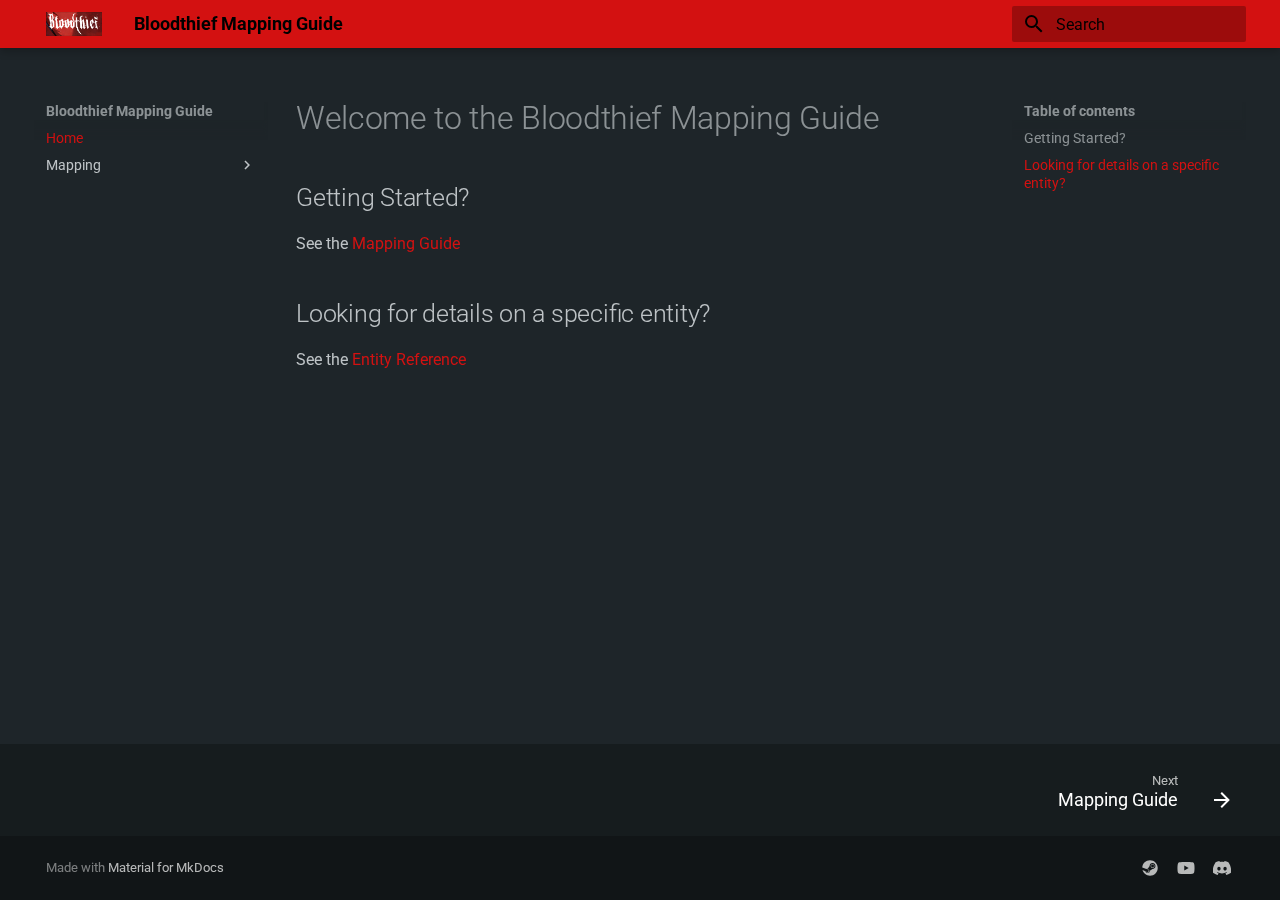
<file: index.html>
<!doctype html>
<html lang="en" class="no-js">
  <head>
    
      <meta charset="utf-8">
      <meta name="viewport" content="width=device-width,initial-scale=1">
      
      
      
        <link rel="canonical" href="https://blargis.github.io/bloodthief_docs/">
      
      
      
        <link rel="next" href="mapping-guide/">
      
      
        
      
      
      <link rel="icon" href="assets/images/favicon.png">
      <meta name="generator" content="mkdocs-1.6.1, mkdocs-material-9.7.0">
    
    
      
        <title>Bloodthief Mapping Guide</title>
      
    
    
      <link rel="stylesheet" href="assets/stylesheets/main.618322db.min.css">
      
        
        <link rel="stylesheet" href="assets/stylesheets/palette.ab4e12ef.min.css">
      
      


    
    
      
    
    
      
        
        
        <link rel="preconnect" href="https://fonts.gstatic.com" crossorigin>
        <link rel="stylesheet" href="https://fonts.googleapis.com/css?family=Roboto:300,300i,400,400i,700,700i%7CRoboto+Mono:400,400i,700,700i&display=fallback">
        <style>:root{--md-text-font:"Roboto";--md-code-font:"Roboto Mono"}</style>
      
    
    
      <link rel="stylesheet" href="stylesheets/extra.css">
    
    <script>__md_scope=new URL(".",location),__md_hash=e=>[...e].reduce(((e,_)=>(e<<5)-e+_.charCodeAt(0)),0),__md_get=(e,_=localStorage,t=__md_scope)=>JSON.parse(_.getItem(t.pathname+"."+e)),__md_set=(e,_,t=localStorage,a=__md_scope)=>{try{t.setItem(a.pathname+"."+e,JSON.stringify(_))}catch(e){}}</script>
    
      

    
    
  </head>
  
  
    
    
    
    
    
    <body dir="ltr" data-md-color-scheme="slate" data-md-color-primary="custom" data-md-color-accent="orange">
  
    
    <input class="md-toggle" data-md-toggle="drawer" type="checkbox" id="__drawer" autocomplete="off">
    <input class="md-toggle" data-md-toggle="search" type="checkbox" id="__search" autocomplete="off">
    <label class="md-overlay" for="__drawer"></label>
    <div data-md-component="skip">
      
        
        <a href="#welcome-to-the-bloodthief-mapping-guide" class="md-skip">
          Skip to content
        </a>
      
    </div>
    <div data-md-component="announce">
      
    </div>
    
    
      

  

<header class="md-header md-header--shadow" data-md-component="header">
  <nav class="md-header__inner md-grid" aria-label="Header">
    <a href="." title="Bloodthief Mapping Guide" class="md-header__button md-logo" aria-label="Bloodthief Mapping Guide" data-md-component="logo">
      
  <img src="assets/logo.png" alt="logo">

    </a>
    <label class="md-header__button md-icon" for="__drawer">
      
      <svg xmlns="http://www.w3.org/2000/svg" viewBox="0 0 24 24"><path d="M3 6h18v2H3zm0 5h18v2H3zm0 5h18v2H3z"/></svg>
    </label>
    <div class="md-header__title" data-md-component="header-title">
      <div class="md-header__ellipsis">
        <div class="md-header__topic">
          <span class="md-ellipsis">
            Bloodthief Mapping Guide
          </span>
        </div>
        <div class="md-header__topic" data-md-component="header-topic">
          <span class="md-ellipsis">
            
              Home
            
          </span>
        </div>
      </div>
    </div>
    
      
    
    
    
    
      
      
        <label class="md-header__button md-icon" for="__search">
          
          <svg xmlns="http://www.w3.org/2000/svg" viewBox="0 0 24 24"><path d="M9.5 3A6.5 6.5 0 0 1 16 9.5c0 1.61-.59 3.09-1.56 4.23l.27.27h.79l5 5-1.5 1.5-5-5v-.79l-.27-.27A6.52 6.52 0 0 1 9.5 16 6.5 6.5 0 0 1 3 9.5 6.5 6.5 0 0 1 9.5 3m0 2C7 5 5 7 5 9.5S7 14 9.5 14 14 12 14 9.5 12 5 9.5 5"/></svg>
        </label>
        <div class="md-search" data-md-component="search" role="dialog">
  <label class="md-search__overlay" for="__search"></label>
  <div class="md-search__inner" role="search">
    <form class="md-search__form" name="search">
      <input type="text" class="md-search__input" name="query" aria-label="Search" placeholder="Search" autocapitalize="off" autocorrect="off" autocomplete="off" spellcheck="false" data-md-component="search-query" required>
      <label class="md-search__icon md-icon" for="__search">
        
        <svg xmlns="http://www.w3.org/2000/svg" viewBox="0 0 24 24"><path d="M9.5 3A6.5 6.5 0 0 1 16 9.5c0 1.61-.59 3.09-1.56 4.23l.27.27h.79l5 5-1.5 1.5-5-5v-.79l-.27-.27A6.52 6.52 0 0 1 9.5 16 6.5 6.5 0 0 1 3 9.5 6.5 6.5 0 0 1 9.5 3m0 2C7 5 5 7 5 9.5S7 14 9.5 14 14 12 14 9.5 12 5 9.5 5"/></svg>
        
        <svg xmlns="http://www.w3.org/2000/svg" viewBox="0 0 24 24"><path d="M20 11v2H8l5.5 5.5-1.42 1.42L4.16 12l7.92-7.92L13.5 5.5 8 11z"/></svg>
      </label>
      <nav class="md-search__options" aria-label="Search">
        
        <button type="reset" class="md-search__icon md-icon" title="Clear" aria-label="Clear" tabindex="-1">
          
          <svg xmlns="http://www.w3.org/2000/svg" viewBox="0 0 24 24"><path d="M19 6.41 17.59 5 12 10.59 6.41 5 5 6.41 10.59 12 5 17.59 6.41 19 12 13.41 17.59 19 19 17.59 13.41 12z"/></svg>
        </button>
      </nav>
      
    </form>
    <div class="md-search__output">
      <div class="md-search__scrollwrap" tabindex="0" data-md-scrollfix>
        <div class="md-search-result" data-md-component="search-result">
          <div class="md-search-result__meta">
            Initializing search
          </div>
          <ol class="md-search-result__list" role="presentation"></ol>
        </div>
      </div>
    </div>
  </div>
</div>
      
    
    
  </nav>
  
</header>
    
    <div class="md-container" data-md-component="container">
      
      
        
          
        
      
      <main class="md-main" data-md-component="main">
        <div class="md-main__inner md-grid">
          
            
              
              <div class="md-sidebar md-sidebar--primary" data-md-component="sidebar" data-md-type="navigation" >
                <div class="md-sidebar__scrollwrap">
                  <div class="md-sidebar__inner">
                    



<nav class="md-nav md-nav--primary" aria-label="Navigation" data-md-level="0">
  <label class="md-nav__title" for="__drawer">
    <a href="." title="Bloodthief Mapping Guide" class="md-nav__button md-logo" aria-label="Bloodthief Mapping Guide" data-md-component="logo">
      
  <img src="assets/logo.png" alt="logo">

    </a>
    Bloodthief Mapping Guide
  </label>
  
  <ul class="md-nav__list" data-md-scrollfix>
    
      
      
  
  
    
  
  
  
    <li class="md-nav__item md-nav__item--active">
      
      <input class="md-nav__toggle md-toggle" type="checkbox" id="__toc">
      
      
        
      
      
        <label class="md-nav__link md-nav__link--active" for="__toc">
          
  
  
  <span class="md-ellipsis">
    
  
    Home
  

    
  </span>
  
  

          <span class="md-nav__icon md-icon"></span>
        </label>
      
      <a href="." class="md-nav__link md-nav__link--active">
        
  
  
  <span class="md-ellipsis">
    
  
    Home
  

    
  </span>
  
  

      </a>
      
        

<nav class="md-nav md-nav--secondary" aria-label="Table of contents">
  
  
  
    
  
  
    <label class="md-nav__title" for="__toc">
      <span class="md-nav__icon md-icon"></span>
      Table of contents
    </label>
    <ul class="md-nav__list" data-md-component="toc" data-md-scrollfix>
      
        <li class="md-nav__item">
  <a href="#getting-started" class="md-nav__link">
    <span class="md-ellipsis">
      
        Getting Started?
      
    </span>
  </a>
  
</li>
      
        <li class="md-nav__item">
  <a href="#looking-for-details-on-a-specific-entity" class="md-nav__link">
    <span class="md-ellipsis">
      
        Looking for details on a specific entity?
      
    </span>
  </a>
  
</li>
      
    </ul>
  
</nav>
      
    </li>
  

    
      
      
  
  
  
  
    
    
    
    
    
    <li class="md-nav__item md-nav__item--nested">
      
        
        
        <input class="md-nav__toggle md-toggle " type="checkbox" id="__nav_2" >
        
          
          <label class="md-nav__link" for="__nav_2" id="__nav_2_label" tabindex="0">
            
  
  
  <span class="md-ellipsis">
    
  
    Mapping
  

    
  </span>
  
  

            <span class="md-nav__icon md-icon"></span>
          </label>
        
        <nav class="md-nav" data-md-level="1" aria-labelledby="__nav_2_label" aria-expanded="false">
          <label class="md-nav__title" for="__nav_2">
            <span class="md-nav__icon md-icon"></span>
            
  
    Mapping
  

          </label>
          <ul class="md-nav__list" data-md-scrollfix>
            
              
                
  
  
  
  
    <li class="md-nav__item">
      <a href="mapping-guide/" class="md-nav__link">
        
  
  
  <span class="md-ellipsis">
    
  
    Mapping Guide
  

    
  </span>
  
  

      </a>
    </li>
  

              
            
              
                
  
  
  
  
    <li class="md-nav__item">
      <a href="entity-reference/" class="md-nav__link">
        
  
  
  <span class="md-ellipsis">
    
  
    Entity Reference
  

    
  </span>
  
  

      </a>
    </li>
  

              
            
          </ul>
        </nav>
      
    </li>
  

    
  </ul>
</nav>
                  </div>
                </div>
              </div>
            
            
              
              <div class="md-sidebar md-sidebar--secondary" data-md-component="sidebar" data-md-type="toc" >
                <div class="md-sidebar__scrollwrap">
                  <div class="md-sidebar__inner">
                    

<nav class="md-nav md-nav--secondary" aria-label="Table of contents">
  
  
  
    
  
  
    <label class="md-nav__title" for="__toc">
      <span class="md-nav__icon md-icon"></span>
      Table of contents
    </label>
    <ul class="md-nav__list" data-md-component="toc" data-md-scrollfix>
      
        <li class="md-nav__item">
  <a href="#getting-started" class="md-nav__link">
    <span class="md-ellipsis">
      
        Getting Started?
      
    </span>
  </a>
  
</li>
      
        <li class="md-nav__item">
  <a href="#looking-for-details-on-a-specific-entity" class="md-nav__link">
    <span class="md-ellipsis">
      
        Looking for details on a specific entity?
      
    </span>
  </a>
  
</li>
      
    </ul>
  
</nav>
                  </div>
                </div>
              </div>
            
          
          
            <div class="md-content" data-md-component="content">
              
              <article class="md-content__inner md-typeset">
                
                  



<h1 id="welcome-to-the-bloodthief-mapping-guide">Welcome to the Bloodthief Mapping Guide</h1>
<h2 id="getting-started">Getting Started?</h2>
<p>See the <a href="mapping-guide/">Mapping Guide</a></p>
<h2 id="looking-for-details-on-a-specific-entity">Looking for details on a specific entity?</h2>
<p>See the <a href="entity-reference/">Entity Reference</a></p>












                
              </article>
            </div>
          
          
<script>var target=document.getElementById(location.hash.slice(1));target&&target.name&&(target.checked=target.name.startsWith("__tabbed_"))</script>
        </div>
        
      </main>
      
        <footer class="md-footer">
  
    
      
      <nav class="md-footer__inner md-grid" aria-label="Footer" >
        
        
          
          <a href="mapping-guide/" class="md-footer__link md-footer__link--next" aria-label="Next: Mapping Guide">
            <div class="md-footer__title">
              <span class="md-footer__direction">
                Next
              </span>
              <div class="md-ellipsis">
                Mapping Guide
              </div>
            </div>
            <div class="md-footer__button md-icon">
              
              <svg xmlns="http://www.w3.org/2000/svg" viewBox="0 0 24 24"><path d="M4 11v2h12l-5.5 5.5 1.42 1.42L19.84 12l-7.92-7.92L10.5 5.5 16 11z"/></svg>
            </div>
          </a>
        
      </nav>
    
  
  <div class="md-footer-meta md-typeset">
    <div class="md-footer-meta__inner md-grid">
      <div class="md-copyright">
  
  
    Made with
    <a href="https://squidfunk.github.io/mkdocs-material/" target="_blank" rel="noopener">
      Material for MkDocs
    </a>
  
</div>
      
        
<div class="md-social">
  
    
    
    
    
      
      
    
    <a href="https://store.steampowered.com/app/2533600/Bloodthief/" target="_blank" rel="noopener" title="store.steampowered.com" class="md-social__link">
      <svg xmlns="http://www.w3.org/2000/svg" viewBox="0 0 512 512"><!--! Font Awesome Free 7.1.0 by @fontawesome - https://fontawesome.com License - https://fontawesome.com/license/free (Icons: CC BY 4.0, Fonts: SIL OFL 1.1, Code: MIT License) Copyright 2025 Fonticons, Inc.--><path d="M504 256c0 137-111.2 248-248.4 248-113.8 0-209.6-76.3-239-180.4l95.2 39.3c6.4 32.1 34.9 56.4 68.9 56.4 39.2 0 71.9-32.4 70.2-73.5l84.5-60.2c52.1 1.3 95.8-40.9 95.8-93.5 0-51.6-42-93.5-93.7-93.5s-93.7 42-93.7 93.5v1.2L184.6 279c-15.5-.9-30.7 3.4-43.5 12.1L8 236.1C18.2 108.4 125.1 8 255.6 8 392.8 8 504 119 504 256M163.7 384.3l-30.5-12.6c5.6 11.6 15.3 20.8 27.2 25.8 26.9 11.2 57.8-1.6 69-28.4 5.4-13 5.5-27.3.1-40.3S214 305.6 201 300.2c-12.9-5.4-26.7-5.2-38.9-.6l31.5 13c19.8 8.2 29.2 30.9 20.9 50.7-8.3 19.9-31 29.2-50.8 21m173.8-254.5a62.3 62.3 0 1 1 0 124.6 62.3 62.3 0 1 1 0-124.6m.1 109a46.8 46.8 0 1 0 0-93.6 46.8 46.8 0 1 0 0 93.6"/></svg>
    </a>
  
    
    
    
    
      
      
    
    <a href="https://www.youtube.com/@Blargis3d" target="_blank" rel="noopener" title="www.youtube.com" class="md-social__link">
      <svg xmlns="http://www.w3.org/2000/svg" viewBox="0 0 576 512"><!--! Font Awesome Free 7.1.0 by @fontawesome - https://fontawesome.com License - https://fontawesome.com/license/free (Icons: CC BY 4.0, Fonts: SIL OFL 1.1, Code: MIT License) Copyright 2025 Fonticons, Inc.--><path d="M549.7 124.1c-6.2-23.7-24.8-42.3-48.3-48.6C458.9 64 288.1 64 288.1 64S117.3 64 74.7 75.5c-23.5 6.3-42 24.9-48.3 48.6C15 167 15 256.4 15 256.4s0 89.4 11.4 132.3c6.3 23.6 24.8 41.5 48.3 47.8C117.3 448 288.1 448 288.1 448s170.8 0 213.4-11.5c23.5-6.3 42-24.2 48.3-47.8 11.4-42.9 11.4-132.3 11.4-132.3s0-89.4-11.4-132.3zM232.2 337.6V175.2l142.7 81.2z"/></svg>
    </a>
  
    
    
    
    
    <a href="" target="_blank" rel="noopener" title="" class="md-social__link">
      <svg xmlns="http://www.w3.org/2000/svg" viewBox="0 0 576 512"><!--! Font Awesome Free 7.1.0 by @fontawesome - https://fontawesome.com License - https://fontawesome.com/license/free (Icons: CC BY 4.0, Fonts: SIL OFL 1.1, Code: MIT License) Copyright 2025 Fonticons, Inc.--><path d="M492.5 69.8c-.2-.3-.4-.6-.8-.7-38.1-17.5-78.4-30-119.7-37.1-.4-.1-.8 0-1.1.1s-.6.4-.8.8c-5.5 9.9-10.5 20.2-14.9 30.6-44.6-6.8-89.9-6.8-134.4 0-4.5-10.5-9.5-20.7-15.1-30.6-.2-.3-.5-.6-.8-.8s-.7-.2-1.1-.2C162.5 39 122.2 51.5 84.1 69c-.3.1-.6.4-.8.7C7.1 183.5-13.8 294.6-3.6 404.2c0 .3.1.5.2.8s.3.4.5.6c44.4 32.9 94 58 146.8 74.2.4.1.8.1 1.1 0s.7-.4.9-.7c11.3-15.4 21.4-31.8 30-48.8.1-.2.2-.5.2-.8s0-.5-.1-.8-.2-.5-.4-.6-.4-.3-.7-.4c-15.8-6.1-31.2-13.4-45.9-21.9-.3-.2-.5-.4-.7-.6s-.3-.6-.3-.9 0-.6.2-.9.3-.5.6-.7c3.1-2.3 6.2-4.7 9.1-7.1.3-.2.6-.4.9-.4s.7 0 1 .1c96.2 43.9 200.4 43.9 295.5 0 .3-.1.7-.2 1-.2s.7.2.9.4c2.9 2.4 6 4.9 9.1 7.2.2.2.4.4.6.7s.2.6.2.9-.1.6-.3.9-.4.5-.6.6c-14.7 8.6-30 15.9-45.9 21.8-.2.1-.5.2-.7.4s-.3.4-.4.7-.1.5-.1.8.1.5.2.8c8.8 17 18.8 33.3 30 48.8.2.3.6.6.9.7s.8.1 1.1 0c52.9-16.2 102.6-41.3 147.1-74.2.2-.2.4-.4.5-.6s.2-.5.2-.8c12.3-126.8-20.5-236.9-86.9-334.5zm-302 267.7c-29 0-52.8-26.6-52.8-59.2s23.4-59.2 52.8-59.2c29.7 0 53.3 26.8 52.8 59.2 0 32.7-23.4 59.2-52.8 59.2m195.4 0c-29 0-52.8-26.6-52.8-59.2s23.4-59.2 52.8-59.2c29.7 0 53.3 26.8 52.8 59.2 0 32.7-23.2 59.2-52.8 59.2"/></svg>
    </a>
  
</div>
      
    </div>
  </div>
</footer>
      
    </div>
    <div class="md-dialog" data-md-component="dialog">
      <div class="md-dialog__inner md-typeset"></div>
    </div>
    
    
    
      
      
      <script id="__config" type="application/json">{"annotate": null, "base": ".", "features": ["navigation.footer"], "search": "assets/javascripts/workers/search.7a47a382.min.js", "tags": null, "translations": {"clipboard.copied": "Copied to clipboard", "clipboard.copy": "Copy to clipboard", "search.result.more.one": "1 more on this page", "search.result.more.other": "# more on this page", "search.result.none": "No matching documents", "search.result.one": "1 matching document", "search.result.other": "# matching documents", "search.result.placeholder": "Type to start searching", "search.result.term.missing": "Missing", "select.version": "Select version"}, "version": null}</script>
    
    
      <script src="assets/javascripts/bundle.e71a0d61.min.js"></script>
      
    
  </body>
</html>
</file>
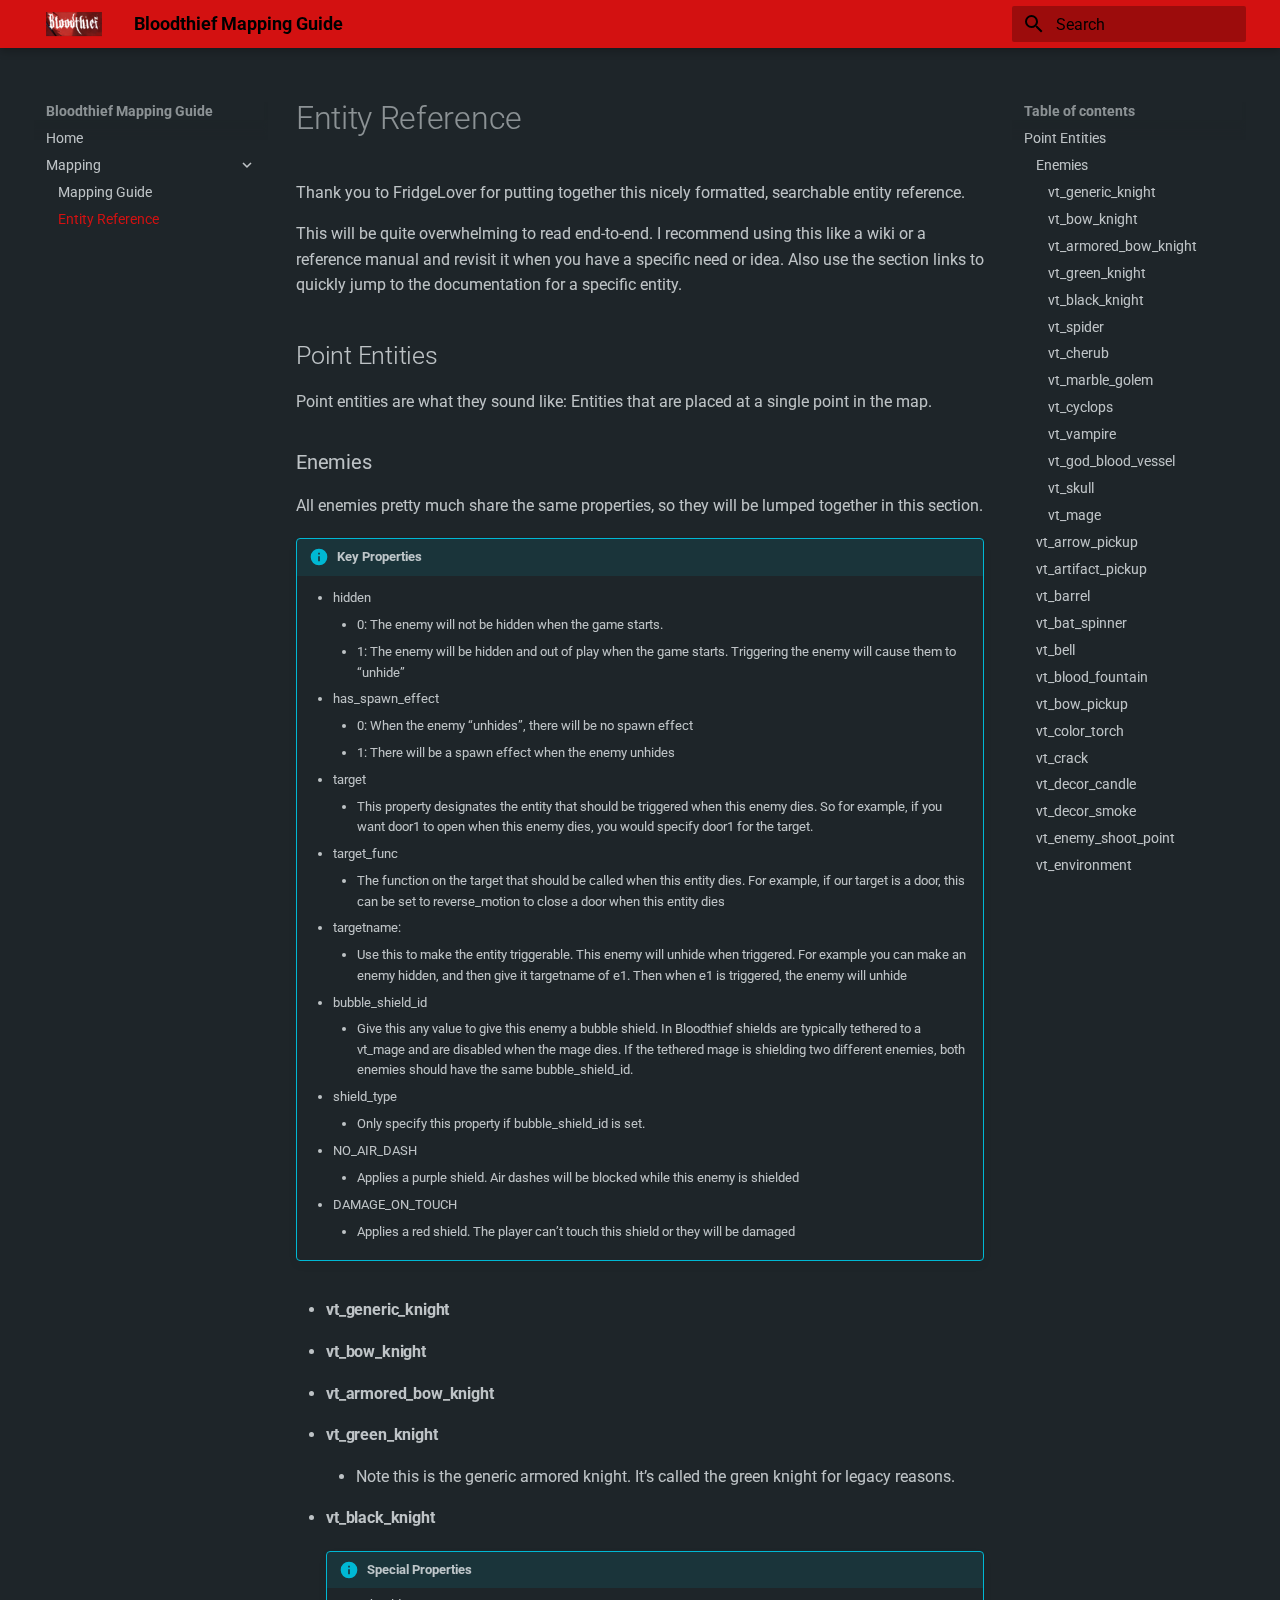
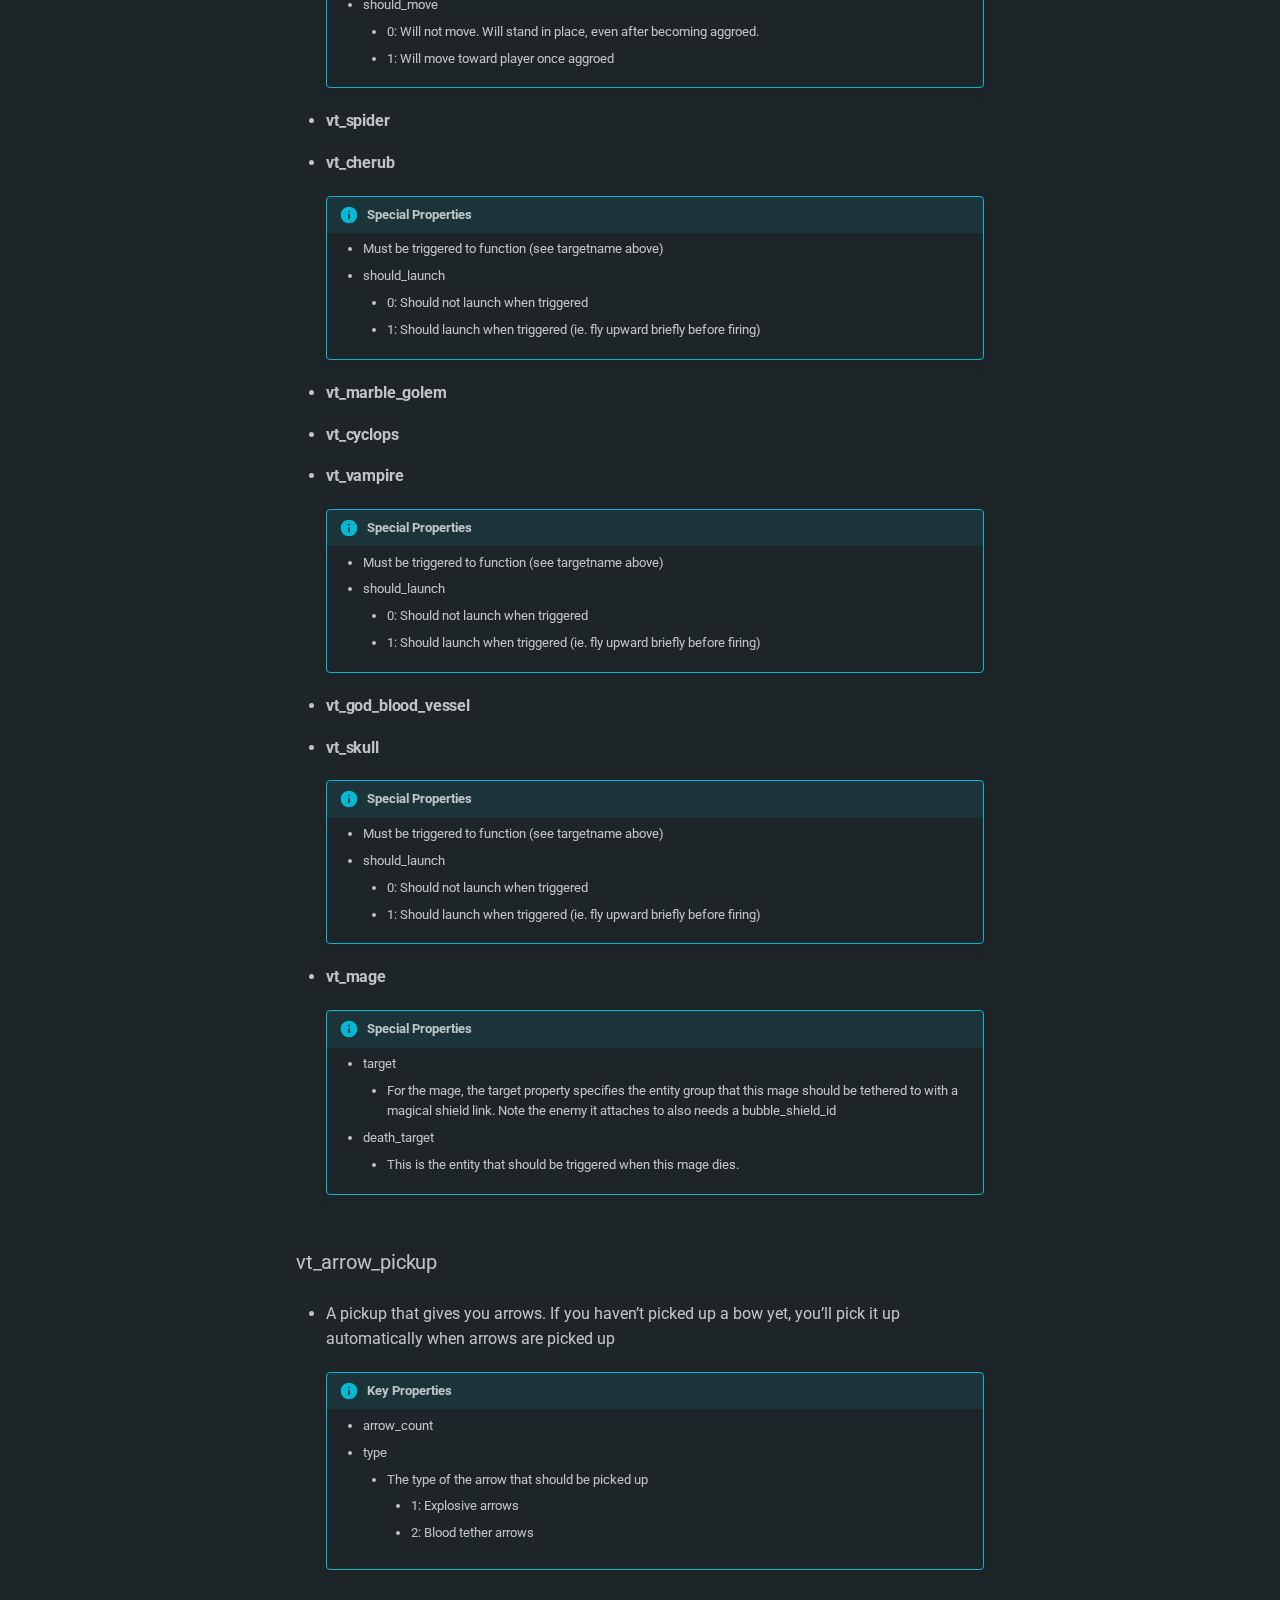
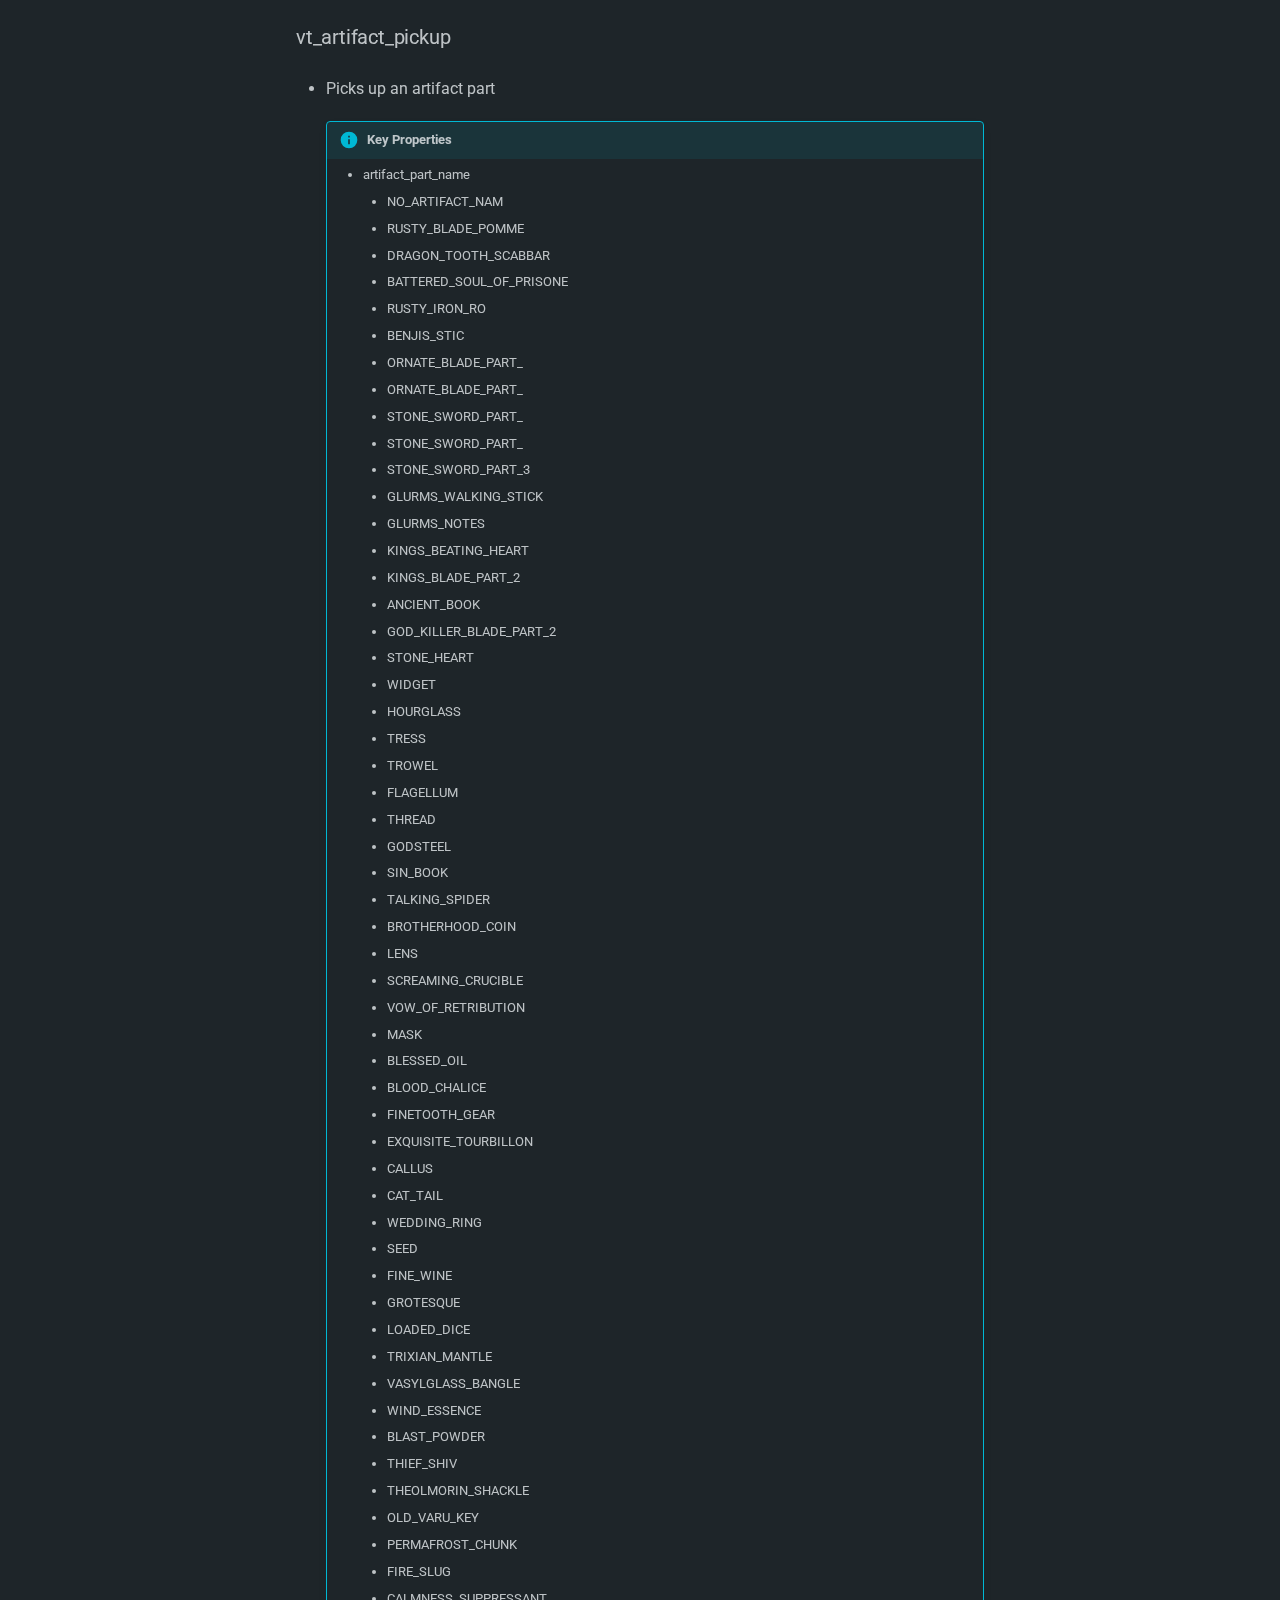
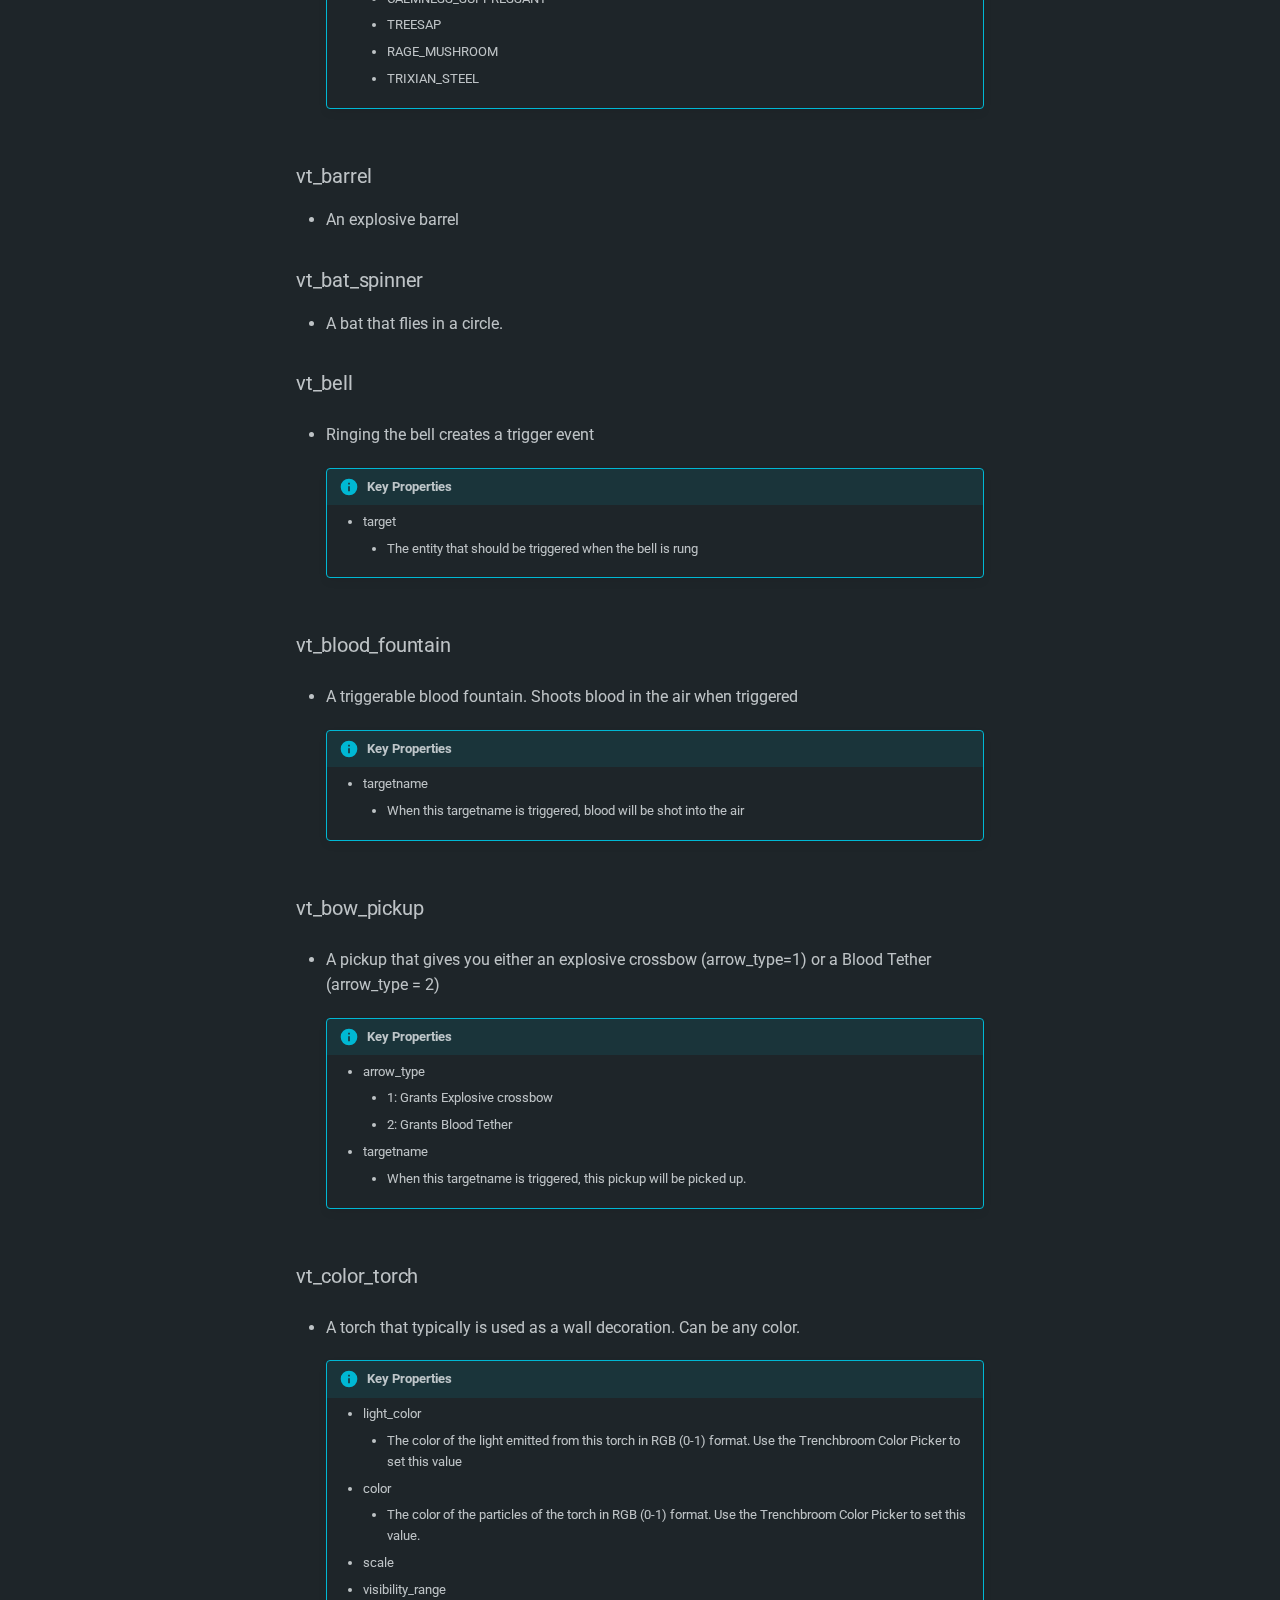
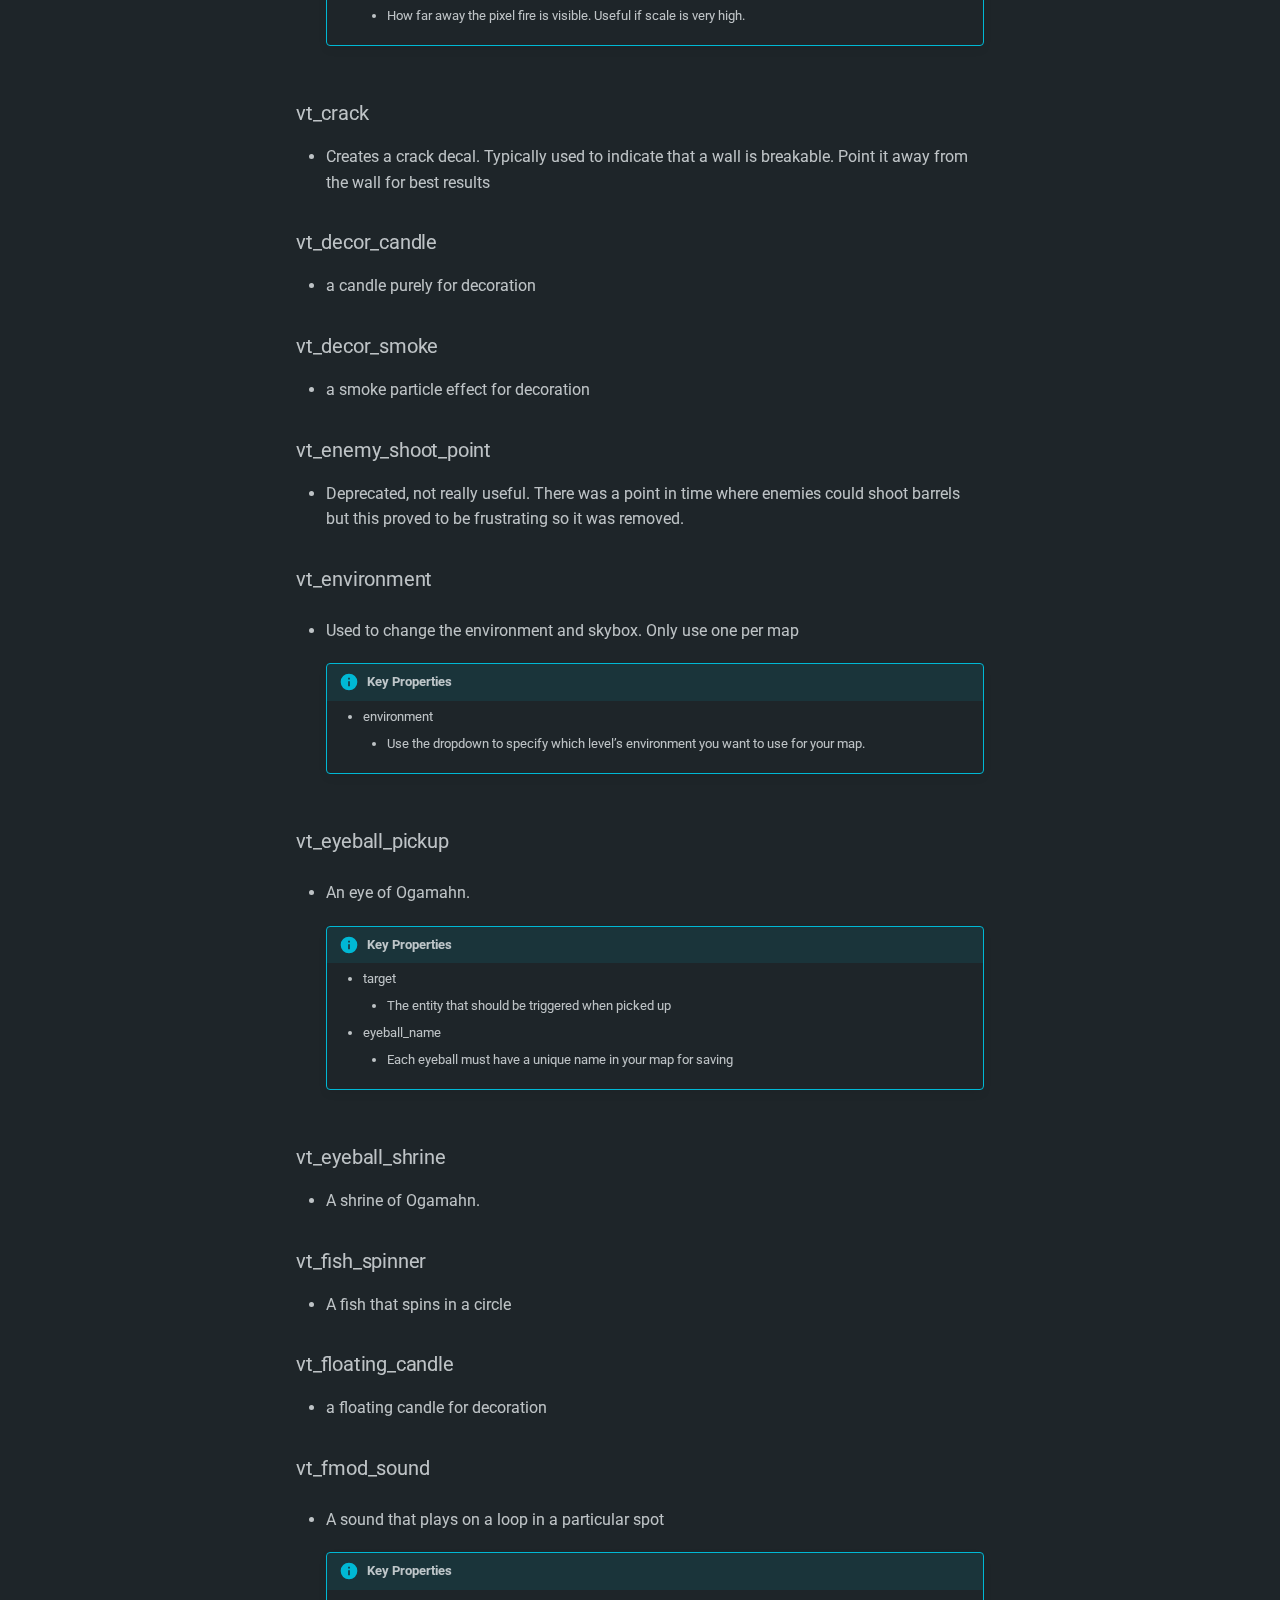
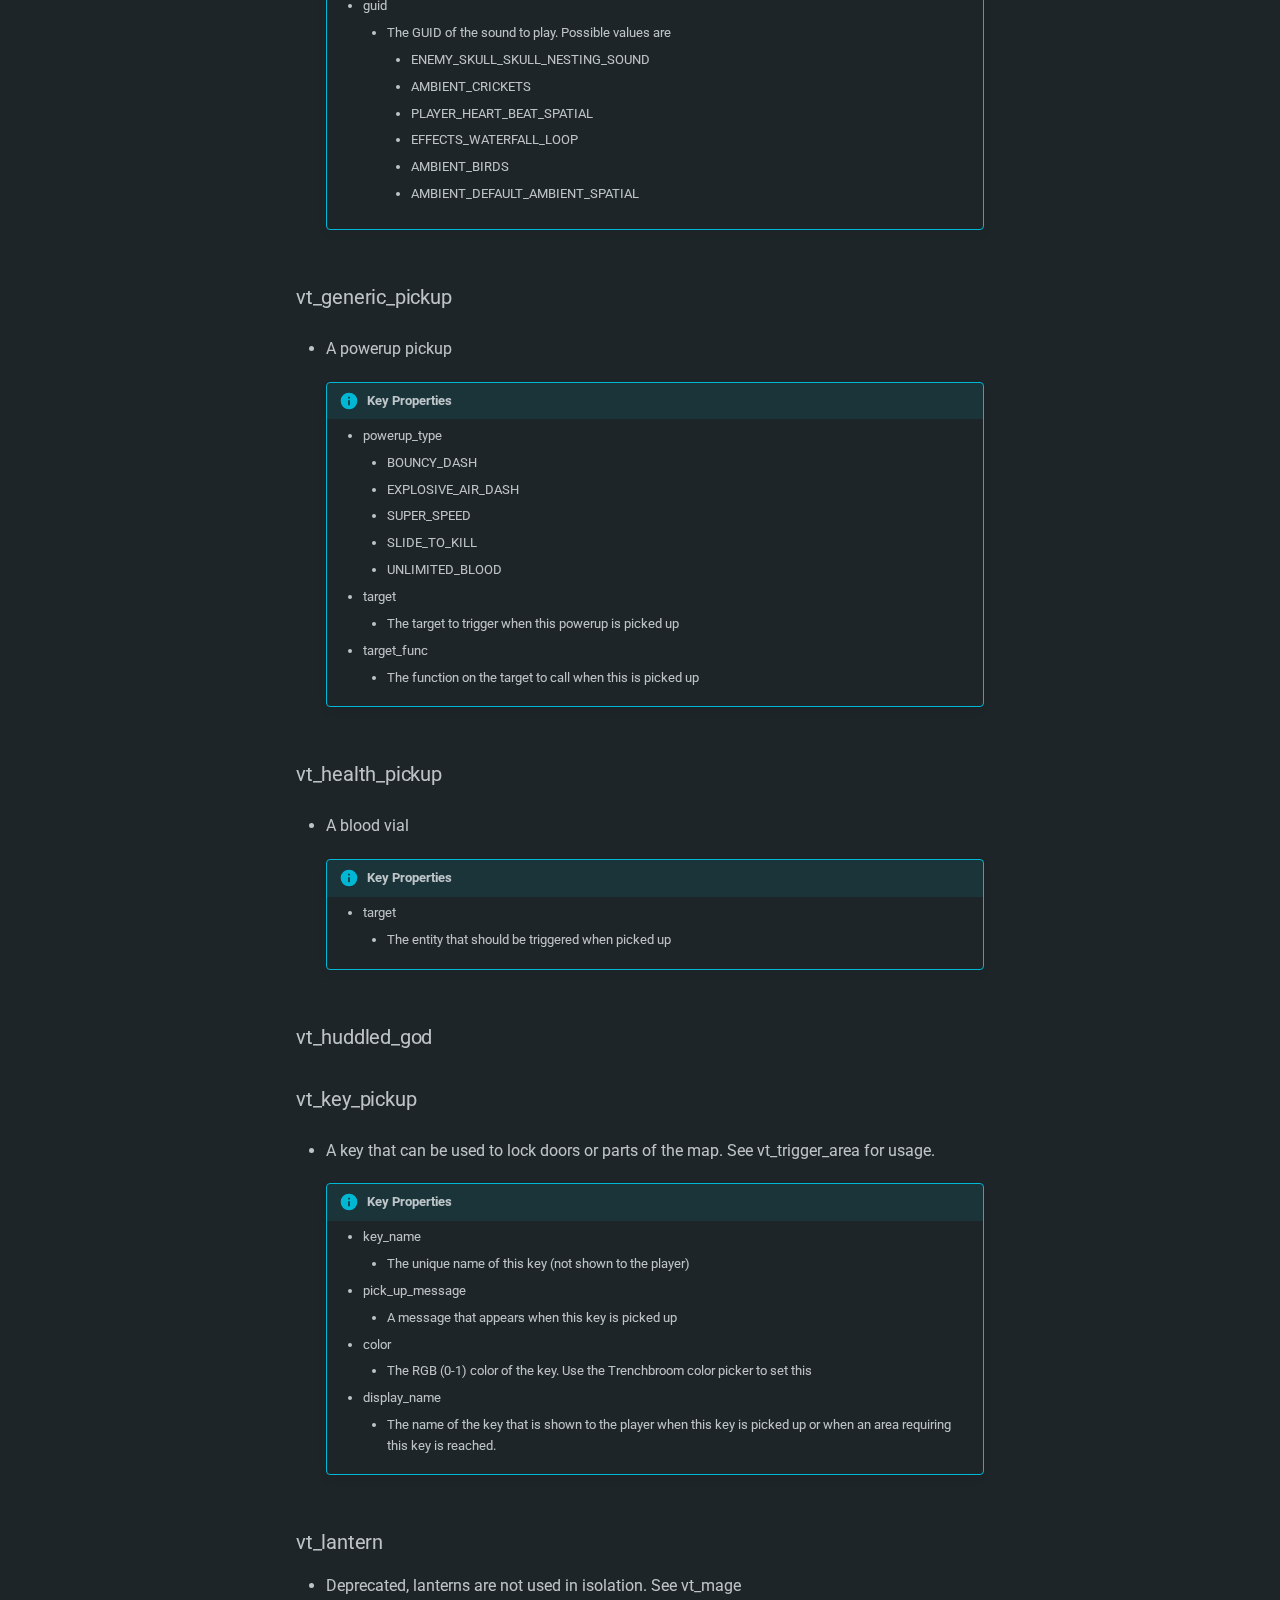
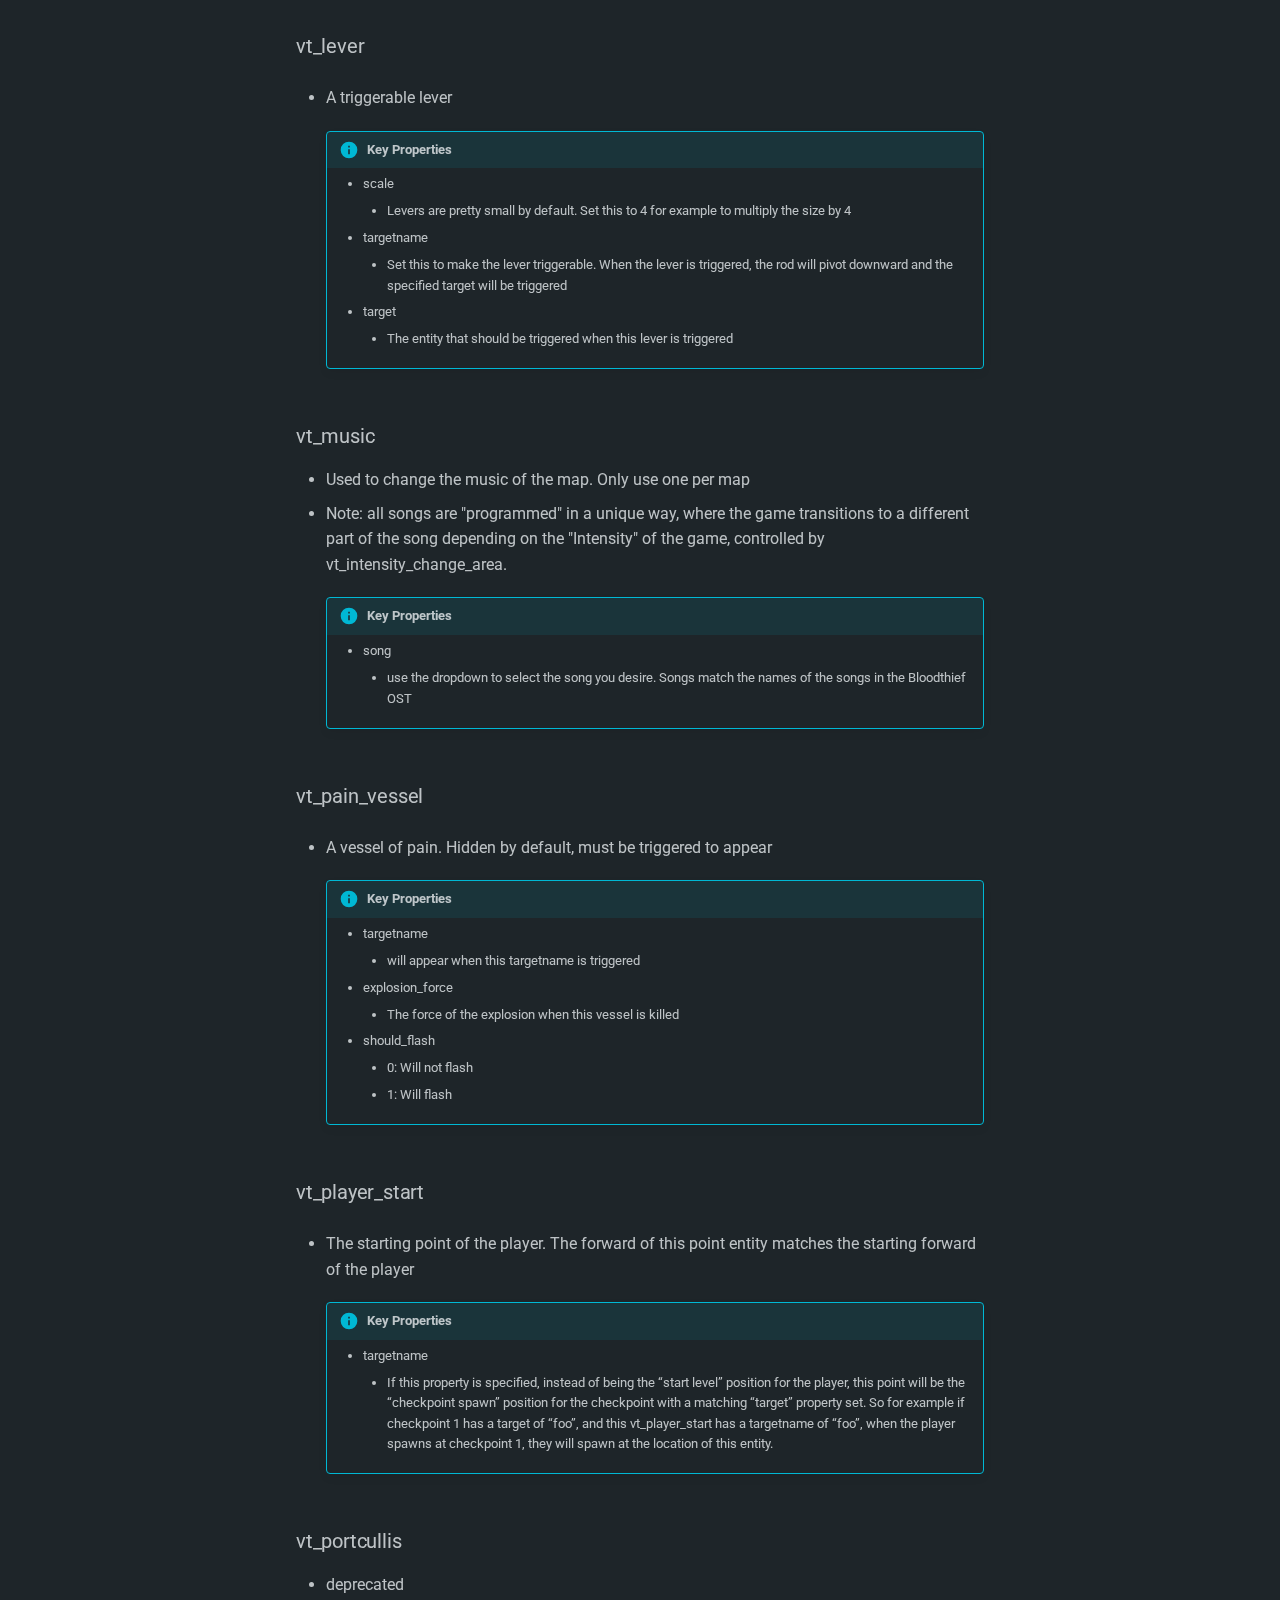
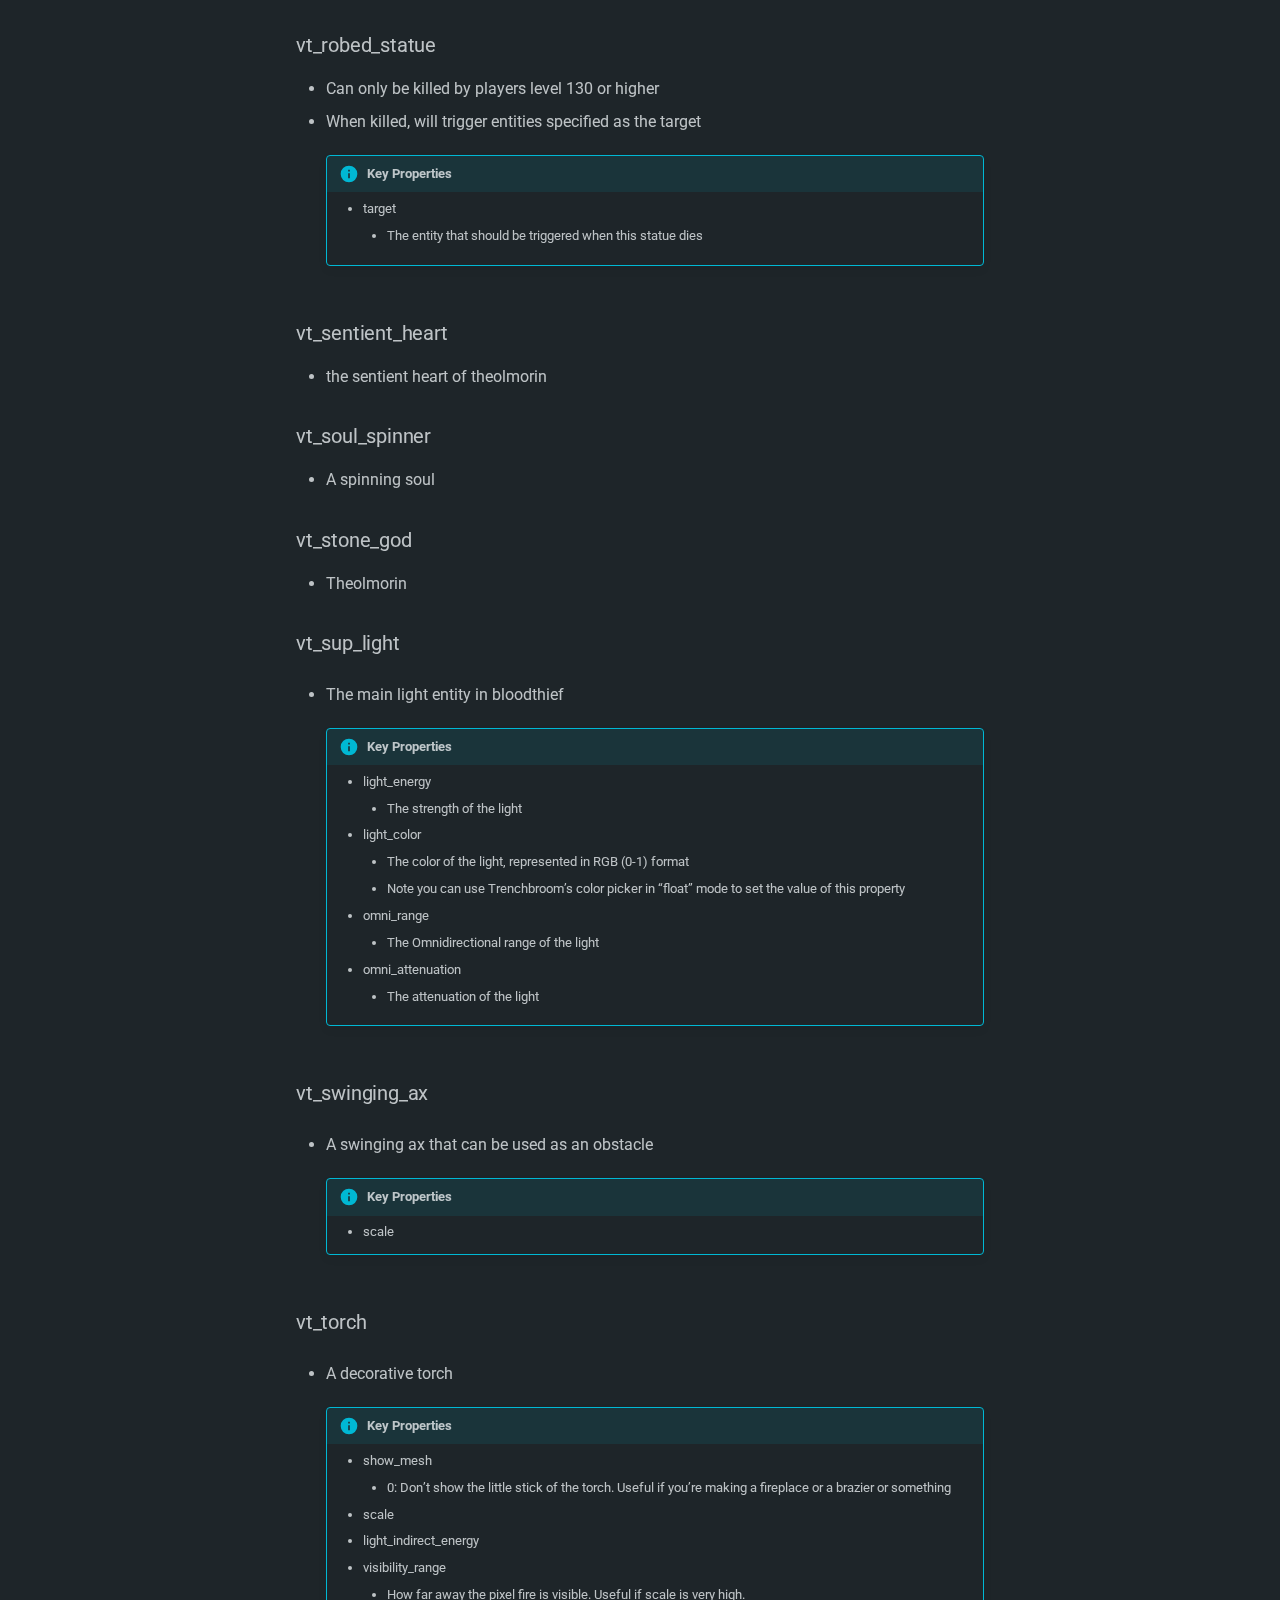
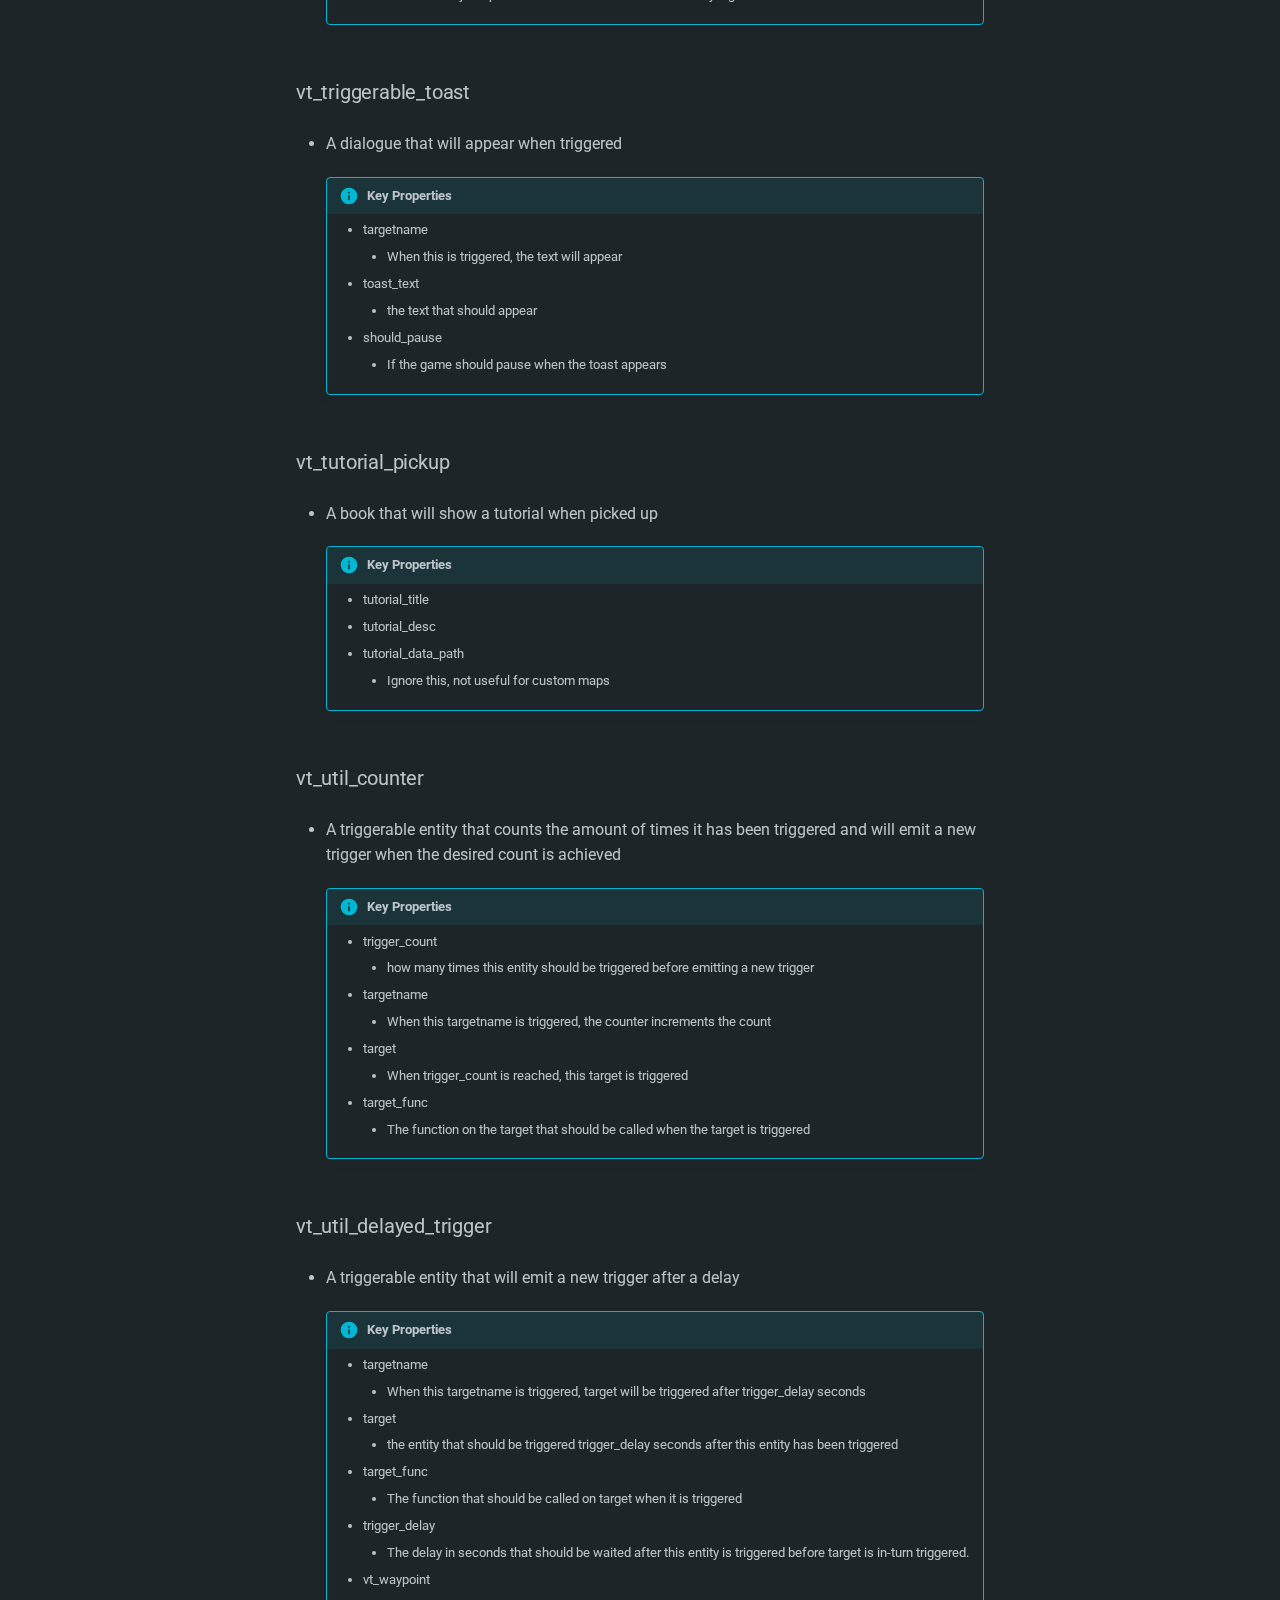
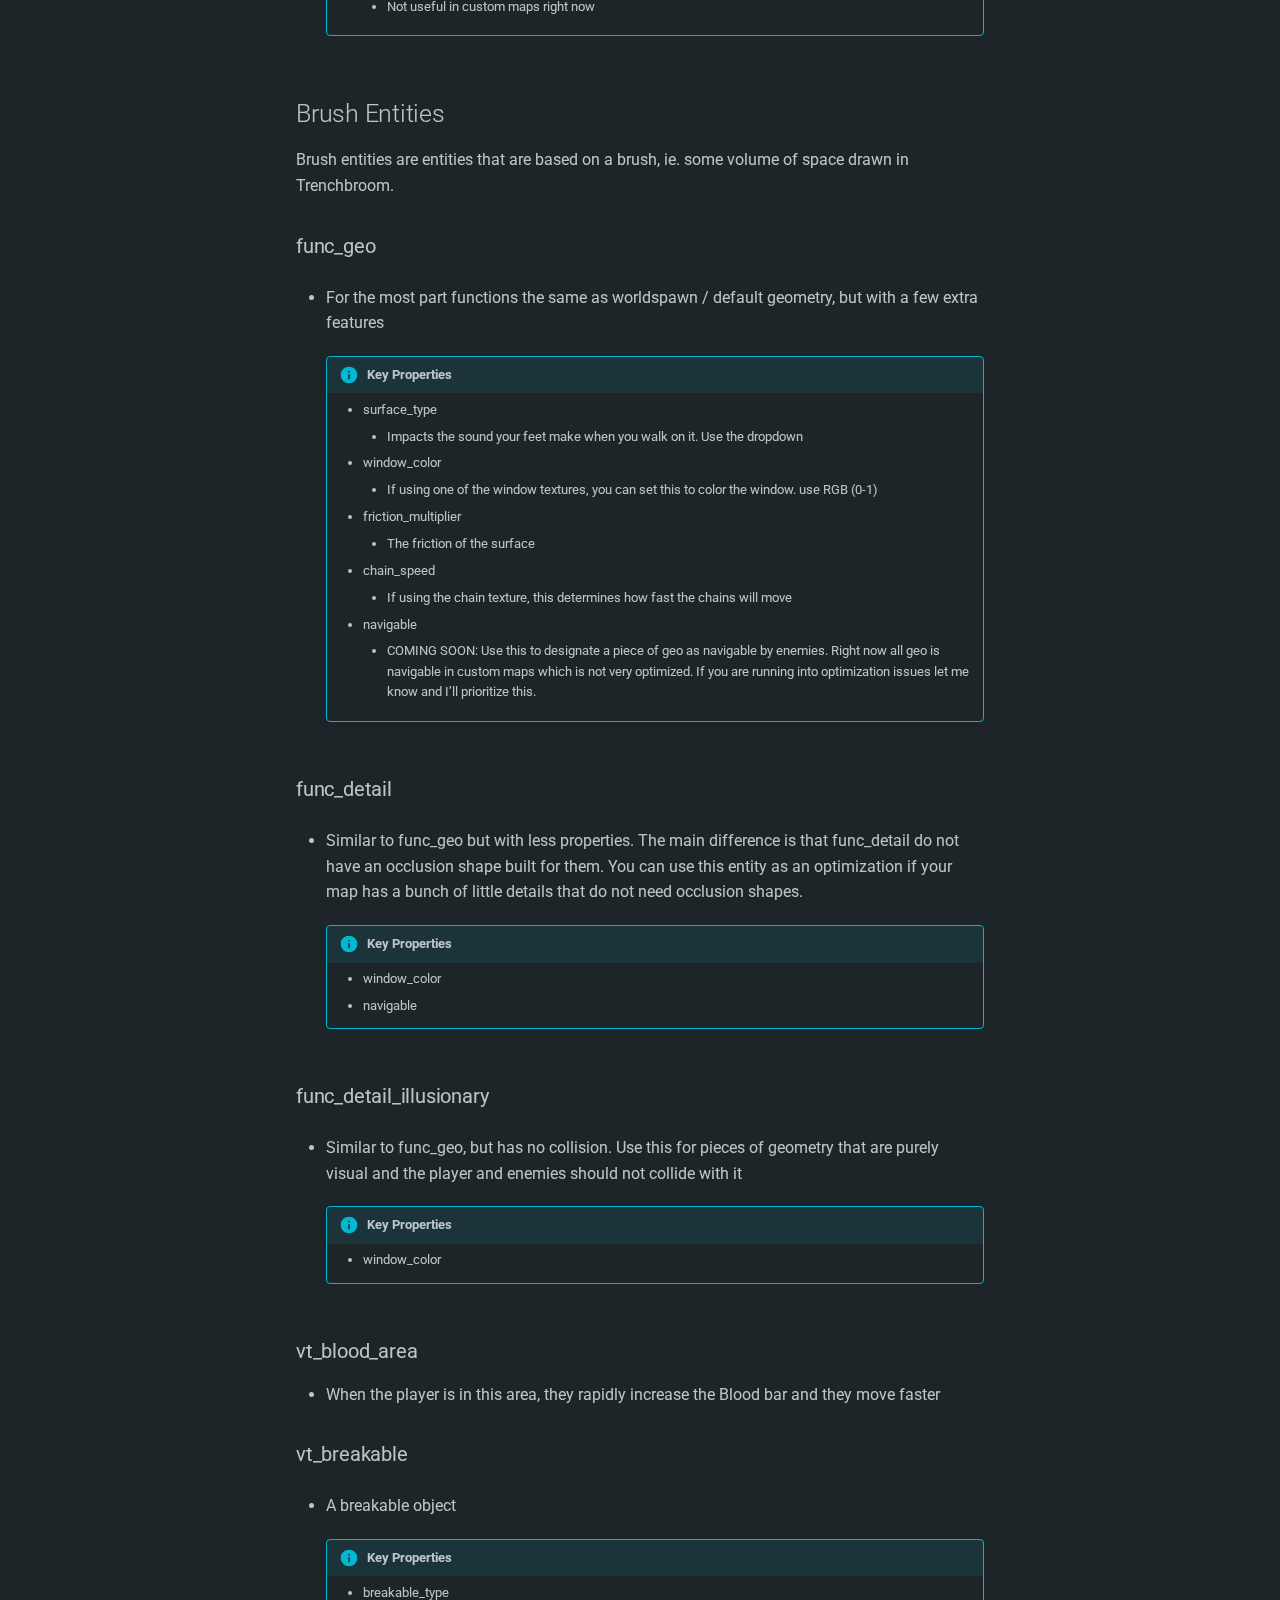
<file: entity-reference/index.html>
<!doctype html>
<html lang="en" class="no-js">
  <head>
    
      <meta charset="utf-8">
      <meta name="viewport" content="width=device-width,initial-scale=1">
      
      
      
        <link rel="canonical" href="https://blargis.github.io/bloodthief_docs/entity-reference/">
      
      
        <link rel="prev" href="../mapping-guide/">
      
      
      
        
      
      
      <link rel="icon" href="../assets/images/favicon.png">
      <meta name="generator" content="mkdocs-1.6.1, mkdocs-material-9.7.0">
    
    
      
        <title>Entity Reference - Bloodthief Mapping Guide</title>
      
    
    
      <link rel="stylesheet" href="../assets/stylesheets/main.618322db.min.css">
      
        
        <link rel="stylesheet" href="../assets/stylesheets/palette.ab4e12ef.min.css">
      
      


    
    
      
    
    
      
        
        
        <link rel="preconnect" href="https://fonts.gstatic.com" crossorigin>
        <link rel="stylesheet" href="https://fonts.googleapis.com/css?family=Roboto:300,300i,400,400i,700,700i%7CRoboto+Mono:400,400i,700,700i&display=fallback">
        <style>:root{--md-text-font:"Roboto";--md-code-font:"Roboto Mono"}</style>
      
    
    
      <link rel="stylesheet" href="../stylesheets/extra.css">
    
    <script>__md_scope=new URL("..",location),__md_hash=e=>[...e].reduce(((e,_)=>(e<<5)-e+_.charCodeAt(0)),0),__md_get=(e,_=localStorage,t=__md_scope)=>JSON.parse(_.getItem(t.pathname+"."+e)),__md_set=(e,_,t=localStorage,a=__md_scope)=>{try{t.setItem(a.pathname+"."+e,JSON.stringify(_))}catch(e){}}</script>
    
      

    
    
  </head>
  
  
    
    
    
    
    
    <body dir="ltr" data-md-color-scheme="slate" data-md-color-primary="custom" data-md-color-accent="orange">
  
    
    <input class="md-toggle" data-md-toggle="drawer" type="checkbox" id="__drawer" autocomplete="off">
    <input class="md-toggle" data-md-toggle="search" type="checkbox" id="__search" autocomplete="off">
    <label class="md-overlay" for="__drawer"></label>
    <div data-md-component="skip">
      
        
        <a href="#entity-reference" class="md-skip">
          Skip to content
        </a>
      
    </div>
    <div data-md-component="announce">
      
    </div>
    
    
      

  

<header class="md-header md-header--shadow" data-md-component="header">
  <nav class="md-header__inner md-grid" aria-label="Header">
    <a href=".." title="Bloodthief Mapping Guide" class="md-header__button md-logo" aria-label="Bloodthief Mapping Guide" data-md-component="logo">
      
  <img src="../assets/logo.png" alt="logo">

    </a>
    <label class="md-header__button md-icon" for="__drawer">
      
      <svg xmlns="http://www.w3.org/2000/svg" viewBox="0 0 24 24"><path d="M3 6h18v2H3zm0 5h18v2H3zm0 5h18v2H3z"/></svg>
    </label>
    <div class="md-header__title" data-md-component="header-title">
      <div class="md-header__ellipsis">
        <div class="md-header__topic">
          <span class="md-ellipsis">
            Bloodthief Mapping Guide
          </span>
        </div>
        <div class="md-header__topic" data-md-component="header-topic">
          <span class="md-ellipsis">
            
              Entity Reference
            
          </span>
        </div>
      </div>
    </div>
    
      
    
    
    
    
      
      
        <label class="md-header__button md-icon" for="__search">
          
          <svg xmlns="http://www.w3.org/2000/svg" viewBox="0 0 24 24"><path d="M9.5 3A6.5 6.5 0 0 1 16 9.5c0 1.61-.59 3.09-1.56 4.23l.27.27h.79l5 5-1.5 1.5-5-5v-.79l-.27-.27A6.52 6.52 0 0 1 9.5 16 6.5 6.5 0 0 1 3 9.5 6.5 6.5 0 0 1 9.5 3m0 2C7 5 5 7 5 9.5S7 14 9.5 14 14 12 14 9.5 12 5 9.5 5"/></svg>
        </label>
        <div class="md-search" data-md-component="search" role="dialog">
  <label class="md-search__overlay" for="__search"></label>
  <div class="md-search__inner" role="search">
    <form class="md-search__form" name="search">
      <input type="text" class="md-search__input" name="query" aria-label="Search" placeholder="Search" autocapitalize="off" autocorrect="off" autocomplete="off" spellcheck="false" data-md-component="search-query" required>
      <label class="md-search__icon md-icon" for="__search">
        
        <svg xmlns="http://www.w3.org/2000/svg" viewBox="0 0 24 24"><path d="M9.5 3A6.5 6.5 0 0 1 16 9.5c0 1.61-.59 3.09-1.56 4.23l.27.27h.79l5 5-1.5 1.5-5-5v-.79l-.27-.27A6.52 6.52 0 0 1 9.5 16 6.5 6.5 0 0 1 3 9.5 6.5 6.5 0 0 1 9.5 3m0 2C7 5 5 7 5 9.5S7 14 9.5 14 14 12 14 9.5 12 5 9.5 5"/></svg>
        
        <svg xmlns="http://www.w3.org/2000/svg" viewBox="0 0 24 24"><path d="M20 11v2H8l5.5 5.5-1.42 1.42L4.16 12l7.92-7.92L13.5 5.5 8 11z"/></svg>
      </label>
      <nav class="md-search__options" aria-label="Search">
        
        <button type="reset" class="md-search__icon md-icon" title="Clear" aria-label="Clear" tabindex="-1">
          
          <svg xmlns="http://www.w3.org/2000/svg" viewBox="0 0 24 24"><path d="M19 6.41 17.59 5 12 10.59 6.41 5 5 6.41 10.59 12 5 17.59 6.41 19 12 13.41 17.59 19 19 17.59 13.41 12z"/></svg>
        </button>
      </nav>
      
    </form>
    <div class="md-search__output">
      <div class="md-search__scrollwrap" tabindex="0" data-md-scrollfix>
        <div class="md-search-result" data-md-component="search-result">
          <div class="md-search-result__meta">
            Initializing search
          </div>
          <ol class="md-search-result__list" role="presentation"></ol>
        </div>
      </div>
    </div>
  </div>
</div>
      
    
    
  </nav>
  
</header>
    
    <div class="md-container" data-md-component="container">
      
      
        
          
        
      
      <main class="md-main" data-md-component="main">
        <div class="md-main__inner md-grid">
          
            
              
              <div class="md-sidebar md-sidebar--primary" data-md-component="sidebar" data-md-type="navigation" >
                <div class="md-sidebar__scrollwrap">
                  <div class="md-sidebar__inner">
                    



<nav class="md-nav md-nav--primary" aria-label="Navigation" data-md-level="0">
  <label class="md-nav__title" for="__drawer">
    <a href=".." title="Bloodthief Mapping Guide" class="md-nav__button md-logo" aria-label="Bloodthief Mapping Guide" data-md-component="logo">
      
  <img src="../assets/logo.png" alt="logo">

    </a>
    Bloodthief Mapping Guide
  </label>
  
  <ul class="md-nav__list" data-md-scrollfix>
    
      
      
  
  
  
  
    <li class="md-nav__item">
      <a href=".." class="md-nav__link">
        
  
  
  <span class="md-ellipsis">
    
  
    Home
  

    
  </span>
  
  

      </a>
    </li>
  

    
      
      
  
  
    
  
  
  
    
    
    
    
    
    <li class="md-nav__item md-nav__item--active md-nav__item--nested">
      
        
        
        <input class="md-nav__toggle md-toggle " type="checkbox" id="__nav_2" checked>
        
          
          <label class="md-nav__link" for="__nav_2" id="__nav_2_label" tabindex="0">
            
  
  
  <span class="md-ellipsis">
    
  
    Mapping
  

    
  </span>
  
  

            <span class="md-nav__icon md-icon"></span>
          </label>
        
        <nav class="md-nav" data-md-level="1" aria-labelledby="__nav_2_label" aria-expanded="true">
          <label class="md-nav__title" for="__nav_2">
            <span class="md-nav__icon md-icon"></span>
            
  
    Mapping
  

          </label>
          <ul class="md-nav__list" data-md-scrollfix>
            
              
                
  
  
  
  
    <li class="md-nav__item">
      <a href="../mapping-guide/" class="md-nav__link">
        
  
  
  <span class="md-ellipsis">
    
  
    Mapping Guide
  

    
  </span>
  
  

      </a>
    </li>
  

              
            
              
                
  
  
    
  
  
  
    <li class="md-nav__item md-nav__item--active">
      
      <input class="md-nav__toggle md-toggle" type="checkbox" id="__toc">
      
      
        
      
      
        <label class="md-nav__link md-nav__link--active" for="__toc">
          
  
  
  <span class="md-ellipsis">
    
  
    Entity Reference
  

    
  </span>
  
  

          <span class="md-nav__icon md-icon"></span>
        </label>
      
      <a href="./" class="md-nav__link md-nav__link--active">
        
  
  
  <span class="md-ellipsis">
    
  
    Entity Reference
  

    
  </span>
  
  

      </a>
      
        

<nav class="md-nav md-nav--secondary" aria-label="Table of contents">
  
  
  
    
  
  
    <label class="md-nav__title" for="__toc">
      <span class="md-nav__icon md-icon"></span>
      Table of contents
    </label>
    <ul class="md-nav__list" data-md-component="toc" data-md-scrollfix>
      
        <li class="md-nav__item">
  <a href="#point-entities" class="md-nav__link">
    <span class="md-ellipsis">
      
        Point Entities
      
    </span>
  </a>
  
    <nav class="md-nav" aria-label="Point Entities">
      <ul class="md-nav__list">
        
          <li class="md-nav__item">
  <a href="#enemies" class="md-nav__link">
    <span class="md-ellipsis">
      
        Enemies
      
    </span>
  </a>
  
    <nav class="md-nav" aria-label="Enemies">
      <ul class="md-nav__list">
        
          <li class="md-nav__item">
  <a href="#vt_generic_knight" class="md-nav__link">
    <span class="md-ellipsis">
      
        vt_generic_knight
      
    </span>
  </a>
  
</li>
        
          <li class="md-nav__item">
  <a href="#vt_bow_knight" class="md-nav__link">
    <span class="md-ellipsis">
      
        vt_bow_knight
      
    </span>
  </a>
  
</li>
        
          <li class="md-nav__item">
  <a href="#vt_armored_bow_knight" class="md-nav__link">
    <span class="md-ellipsis">
      
        vt_armored_bow_knight
      
    </span>
  </a>
  
</li>
        
          <li class="md-nav__item">
  <a href="#vt_green_knight" class="md-nav__link">
    <span class="md-ellipsis">
      
        vt_green_knight
      
    </span>
  </a>
  
</li>
        
          <li class="md-nav__item">
  <a href="#vt_black_knight" class="md-nav__link">
    <span class="md-ellipsis">
      
        vt_black_knight
      
    </span>
  </a>
  
</li>
        
          <li class="md-nav__item">
  <a href="#vt_spider" class="md-nav__link">
    <span class="md-ellipsis">
      
        vt_spider
      
    </span>
  </a>
  
</li>
        
          <li class="md-nav__item">
  <a href="#vt_cherub" class="md-nav__link">
    <span class="md-ellipsis">
      
        vt_cherub
      
    </span>
  </a>
  
</li>
        
          <li class="md-nav__item">
  <a href="#vt_marble_golem" class="md-nav__link">
    <span class="md-ellipsis">
      
        vt_marble_golem
      
    </span>
  </a>
  
</li>
        
          <li class="md-nav__item">
  <a href="#vt_cyclops" class="md-nav__link">
    <span class="md-ellipsis">
      
        vt_cyclops
      
    </span>
  </a>
  
</li>
        
          <li class="md-nav__item">
  <a href="#vt_vampire" class="md-nav__link">
    <span class="md-ellipsis">
      
        vt_vampire
      
    </span>
  </a>
  
</li>
        
          <li class="md-nav__item">
  <a href="#vt_god_blood_vessel" class="md-nav__link">
    <span class="md-ellipsis">
      
        vt_god_blood_vessel
      
    </span>
  </a>
  
</li>
        
          <li class="md-nav__item">
  <a href="#vt_skull" class="md-nav__link">
    <span class="md-ellipsis">
      
        vt_skull
      
    </span>
  </a>
  
</li>
        
          <li class="md-nav__item">
  <a href="#vt_mage" class="md-nav__link">
    <span class="md-ellipsis">
      
        vt_mage
      
    </span>
  </a>
  
</li>
        
      </ul>
    </nav>
  
</li>
        
          <li class="md-nav__item">
  <a href="#vt_arrow_pickup" class="md-nav__link">
    <span class="md-ellipsis">
      
        vt_arrow_pickup
      
    </span>
  </a>
  
</li>
        
          <li class="md-nav__item">
  <a href="#vt_artifact_pickup" class="md-nav__link">
    <span class="md-ellipsis">
      
        vt_artifact_pickup
      
    </span>
  </a>
  
</li>
        
          <li class="md-nav__item">
  <a href="#vt_barrel" class="md-nav__link">
    <span class="md-ellipsis">
      
        vt_barrel
      
    </span>
  </a>
  
</li>
        
          <li class="md-nav__item">
  <a href="#vt_bat_spinner" class="md-nav__link">
    <span class="md-ellipsis">
      
        vt_bat_spinner
      
    </span>
  </a>
  
</li>
        
          <li class="md-nav__item">
  <a href="#vt_bell" class="md-nav__link">
    <span class="md-ellipsis">
      
        vt_bell
      
    </span>
  </a>
  
</li>
        
          <li class="md-nav__item">
  <a href="#vt_blood_fountain" class="md-nav__link">
    <span class="md-ellipsis">
      
        vt_blood_fountain
      
    </span>
  </a>
  
</li>
        
          <li class="md-nav__item">
  <a href="#vt_bow_pickup" class="md-nav__link">
    <span class="md-ellipsis">
      
        vt_bow_pickup
      
    </span>
  </a>
  
</li>
        
          <li class="md-nav__item">
  <a href="#vt_color_torch" class="md-nav__link">
    <span class="md-ellipsis">
      
        vt_color_torch
      
    </span>
  </a>
  
</li>
        
          <li class="md-nav__item">
  <a href="#vt_crack" class="md-nav__link">
    <span class="md-ellipsis">
      
        vt_crack
      
    </span>
  </a>
  
</li>
        
          <li class="md-nav__item">
  <a href="#vt_decor_candle" class="md-nav__link">
    <span class="md-ellipsis">
      
        vt_decor_candle
      
    </span>
  </a>
  
</li>
        
          <li class="md-nav__item">
  <a href="#vt_decor_smoke" class="md-nav__link">
    <span class="md-ellipsis">
      
        vt_decor_smoke
      
    </span>
  </a>
  
</li>
        
          <li class="md-nav__item">
  <a href="#vt_enemy_shoot_point" class="md-nav__link">
    <span class="md-ellipsis">
      
        vt_enemy_shoot_point
      
    </span>
  </a>
  
</li>
        
          <li class="md-nav__item">
  <a href="#vt_environment" class="md-nav__link">
    <span class="md-ellipsis">
      
        vt_environment
      
    </span>
  </a>
  
</li>
        
          <li class="md-nav__item">
  <a href="#vt_eyeball_pickup" class="md-nav__link">
    <span class="md-ellipsis">
      
        vt_eyeball_pickup
      
    </span>
  </a>
  
</li>
        
          <li class="md-nav__item">
  <a href="#vt_eyeball_shrine" class="md-nav__link">
    <span class="md-ellipsis">
      
        vt_eyeball_shrine
      
    </span>
  </a>
  
</li>
        
          <li class="md-nav__item">
  <a href="#vt_fish_spinner" class="md-nav__link">
    <span class="md-ellipsis">
      
        vt_fish_spinner
      
    </span>
  </a>
  
</li>
        
          <li class="md-nav__item">
  <a href="#vt_floating_candle" class="md-nav__link">
    <span class="md-ellipsis">
      
        vt_floating_candle
      
    </span>
  </a>
  
</li>
        
          <li class="md-nav__item">
  <a href="#vt_fmod_sound" class="md-nav__link">
    <span class="md-ellipsis">
      
        vt_fmod_sound
      
    </span>
  </a>
  
</li>
        
          <li class="md-nav__item">
  <a href="#vt_generic_pickup" class="md-nav__link">
    <span class="md-ellipsis">
      
        vt_generic_pickup
      
    </span>
  </a>
  
</li>
        
          <li class="md-nav__item">
  <a href="#vt_health_pickup" class="md-nav__link">
    <span class="md-ellipsis">
      
        vt_health_pickup
      
    </span>
  </a>
  
</li>
        
          <li class="md-nav__item">
  <a href="#vt_huddled_god" class="md-nav__link">
    <span class="md-ellipsis">
      
        vt_huddled_god
      
    </span>
  </a>
  
</li>
        
          <li class="md-nav__item">
  <a href="#vt_key_pickup" class="md-nav__link">
    <span class="md-ellipsis">
      
        vt_key_pickup
      
    </span>
  </a>
  
</li>
        
          <li class="md-nav__item">
  <a href="#vt_lantern" class="md-nav__link">
    <span class="md-ellipsis">
      
        vt_lantern
      
    </span>
  </a>
  
</li>
        
          <li class="md-nav__item">
  <a href="#vt_lever" class="md-nav__link">
    <span class="md-ellipsis">
      
        vt_lever
      
    </span>
  </a>
  
</li>
        
          <li class="md-nav__item">
  <a href="#vt_music" class="md-nav__link">
    <span class="md-ellipsis">
      
        vt_music
      
    </span>
  </a>
  
</li>
        
          <li class="md-nav__item">
  <a href="#vt_pain_vessel" class="md-nav__link">
    <span class="md-ellipsis">
      
        vt_pain_vessel
      
    </span>
  </a>
  
</li>
        
          <li class="md-nav__item">
  <a href="#vt_player_start" class="md-nav__link">
    <span class="md-ellipsis">
      
        vt_player_start
      
    </span>
  </a>
  
</li>
        
          <li class="md-nav__item">
  <a href="#vt_portcullis" class="md-nav__link">
    <span class="md-ellipsis">
      
        vt_portcullis
      
    </span>
  </a>
  
</li>
        
          <li class="md-nav__item">
  <a href="#vt_robed_statue" class="md-nav__link">
    <span class="md-ellipsis">
      
        vt_robed_statue
      
    </span>
  </a>
  
</li>
        
          <li class="md-nav__item">
  <a href="#vt_sentient_heart" class="md-nav__link">
    <span class="md-ellipsis">
      
        vt_sentient_heart
      
    </span>
  </a>
  
</li>
        
          <li class="md-nav__item">
  <a href="#vt_soul_spinner" class="md-nav__link">
    <span class="md-ellipsis">
      
        vt_soul_spinner
      
    </span>
  </a>
  
</li>
        
          <li class="md-nav__item">
  <a href="#vt_stone_god" class="md-nav__link">
    <span class="md-ellipsis">
      
        vt_stone_god
      
    </span>
  </a>
  
</li>
        
          <li class="md-nav__item">
  <a href="#vt_sup_light" class="md-nav__link">
    <span class="md-ellipsis">
      
        vt_sup_light
      
    </span>
  </a>
  
</li>
        
          <li class="md-nav__item">
  <a href="#vt_swinging_ax" class="md-nav__link">
    <span class="md-ellipsis">
      
        vt_swinging_ax
      
    </span>
  </a>
  
</li>
        
          <li class="md-nav__item">
  <a href="#vt_torch" class="md-nav__link">
    <span class="md-ellipsis">
      
        vt_torch
      
    </span>
  </a>
  
</li>
        
          <li class="md-nav__item">
  <a href="#vt_triggerable_toast" class="md-nav__link">
    <span class="md-ellipsis">
      
        vt_triggerable_toast
      
    </span>
  </a>
  
</li>
        
          <li class="md-nav__item">
  <a href="#vt_tutorial_pickup" class="md-nav__link">
    <span class="md-ellipsis">
      
        vt_tutorial_pickup
      
    </span>
  </a>
  
</li>
        
          <li class="md-nav__item">
  <a href="#vt_util_counter" class="md-nav__link">
    <span class="md-ellipsis">
      
        vt_util_counter
      
    </span>
  </a>
  
</li>
        
          <li class="md-nav__item">
  <a href="#vt_util_delayed_trigger" class="md-nav__link">
    <span class="md-ellipsis">
      
        vt_util_delayed_trigger
      
    </span>
  </a>
  
</li>
        
      </ul>
    </nav>
  
</li>
      
        <li class="md-nav__item">
  <a href="#brush-entities" class="md-nav__link">
    <span class="md-ellipsis">
      
        Brush Entities
      
    </span>
  </a>
  
    <nav class="md-nav" aria-label="Brush Entities">
      <ul class="md-nav__list">
        
          <li class="md-nav__item">
  <a href="#func_geo" class="md-nav__link">
    <span class="md-ellipsis">
      
        func_geo
      
    </span>
  </a>
  
</li>
        
          <li class="md-nav__item">
  <a href="#func_detail" class="md-nav__link">
    <span class="md-ellipsis">
      
        func_detail
      
    </span>
  </a>
  
</li>
        
          <li class="md-nav__item">
  <a href="#func_detail_illusionary" class="md-nav__link">
    <span class="md-ellipsis">
      
        func_detail_illusionary
      
    </span>
  </a>
  
</li>
        
          <li class="md-nav__item">
  <a href="#vt_blood_area" class="md-nav__link">
    <span class="md-ellipsis">
      
        vt_blood_area
      
    </span>
  </a>
  
</li>
        
          <li class="md-nav__item">
  <a href="#vt_breakable" class="md-nav__link">
    <span class="md-ellipsis">
      
        vt_breakable
      
    </span>
  </a>
  
</li>
        
          <li class="md-nav__item">
  <a href="#vt_checkpoint_area" class="md-nav__link">
    <span class="md-ellipsis">
      
        vt_checkpoint_area
      
    </span>
  </a>
  
</li>
        
          <li class="md-nav__item">
  <a href="#vt_damage_area" class="md-nav__link">
    <span class="md-ellipsis">
      
        vt_damage_area
      
    </span>
  </a>
  
</li>
        
          <li class="md-nav__item">
  <a href="#vt_damage_mover" class="md-nav__link">
    <span class="md-ellipsis">
      
        vt_damage_mover
      
    </span>
  </a>
  
</li>
        
          <li class="md-nav__item">
  <a href="#vt_end_level_area" class="md-nav__link">
    <span class="md-ellipsis">
      
        vt_end_level_area
      
    </span>
  </a>
  
</li>
        
          <li class="md-nav__item">
  <a href="#vt_intensity_change_area" class="md-nav__link">
    <span class="md-ellipsis">
      
        vt_intensity_change_area
      
    </span>
  </a>
  
</li>
        
          <li class="md-nav__item">
  <a href="#vt_launchpad" class="md-nav__link">
    <span class="md-ellipsis">
      
        vt_launchpad
      
    </span>
  </a>
  
</li>
        
          <li class="md-nav__item">
  <a href="#vt_lava" class="md-nav__link">
    <span class="md-ellipsis">
      
        vt_lava
      
    </span>
  </a>
  
</li>
        
          <li class="md-nav__item">
  <a href="#vt_magnet_area" class="md-nav__link">
    <span class="md-ellipsis">
      
        vt_magnet_area
      
    </span>
  </a>
  
</li>
        
          <li class="md-nav__item">
  <a href="#vt_mover" class="md-nav__link">
    <span class="md-ellipsis">
      
        vt_mover
      
    </span>
  </a>
  
</li>
        
          <li class="md-nav__item">
  <a href="#vt_oob_area" class="md-nav__link">
    <span class="md-ellipsis">
      
        vt_oob_area
      
    </span>
  </a>
  
</li>
        
          <li class="md-nav__item">
  <a href="#vt_secret_area" class="md-nav__link">
    <span class="md-ellipsis">
      
        vt_secret_area
      
    </span>
  </a>
  
</li>
        
          <li class="md-nav__item">
  <a href="#vt_spinner_solid" class="md-nav__link">
    <span class="md-ellipsis">
      
        vt_spinner_solid
      
    </span>
  </a>
  
</li>
        
          <li class="md-nav__item">
  <a href="#vt_toast_area" class="md-nav__link">
    <span class="md-ellipsis">
      
        vt_toast_area
      
    </span>
  </a>
  
</li>
        
          <li class="md-nav__item">
  <a href="#vt_trigger_area" class="md-nav__link">
    <span class="md-ellipsis">
      
        vt_trigger_area
      
    </span>
  </a>
  
</li>
        
      </ul>
    </nav>
  
</li>
      
    </ul>
  
</nav>
      
    </li>
  

              
            
          </ul>
        </nav>
      
    </li>
  

    
  </ul>
</nav>
                  </div>
                </div>
              </div>
            
            
              
              <div class="md-sidebar md-sidebar--secondary" data-md-component="sidebar" data-md-type="toc" >
                <div class="md-sidebar__scrollwrap">
                  <div class="md-sidebar__inner">
                    

<nav class="md-nav md-nav--secondary" aria-label="Table of contents">
  
  
  
    
  
  
    <label class="md-nav__title" for="__toc">
      <span class="md-nav__icon md-icon"></span>
      Table of contents
    </label>
    <ul class="md-nav__list" data-md-component="toc" data-md-scrollfix>
      
        <li class="md-nav__item">
  <a href="#point-entities" class="md-nav__link">
    <span class="md-ellipsis">
      
        Point Entities
      
    </span>
  </a>
  
    <nav class="md-nav" aria-label="Point Entities">
      <ul class="md-nav__list">
        
          <li class="md-nav__item">
  <a href="#enemies" class="md-nav__link">
    <span class="md-ellipsis">
      
        Enemies
      
    </span>
  </a>
  
    <nav class="md-nav" aria-label="Enemies">
      <ul class="md-nav__list">
        
          <li class="md-nav__item">
  <a href="#vt_generic_knight" class="md-nav__link">
    <span class="md-ellipsis">
      
        vt_generic_knight
      
    </span>
  </a>
  
</li>
        
          <li class="md-nav__item">
  <a href="#vt_bow_knight" class="md-nav__link">
    <span class="md-ellipsis">
      
        vt_bow_knight
      
    </span>
  </a>
  
</li>
        
          <li class="md-nav__item">
  <a href="#vt_armored_bow_knight" class="md-nav__link">
    <span class="md-ellipsis">
      
        vt_armored_bow_knight
      
    </span>
  </a>
  
</li>
        
          <li class="md-nav__item">
  <a href="#vt_green_knight" class="md-nav__link">
    <span class="md-ellipsis">
      
        vt_green_knight
      
    </span>
  </a>
  
</li>
        
          <li class="md-nav__item">
  <a href="#vt_black_knight" class="md-nav__link">
    <span class="md-ellipsis">
      
        vt_black_knight
      
    </span>
  </a>
  
</li>
        
          <li class="md-nav__item">
  <a href="#vt_spider" class="md-nav__link">
    <span class="md-ellipsis">
      
        vt_spider
      
    </span>
  </a>
  
</li>
        
          <li class="md-nav__item">
  <a href="#vt_cherub" class="md-nav__link">
    <span class="md-ellipsis">
      
        vt_cherub
      
    </span>
  </a>
  
</li>
        
          <li class="md-nav__item">
  <a href="#vt_marble_golem" class="md-nav__link">
    <span class="md-ellipsis">
      
        vt_marble_golem
      
    </span>
  </a>
  
</li>
        
          <li class="md-nav__item">
  <a href="#vt_cyclops" class="md-nav__link">
    <span class="md-ellipsis">
      
        vt_cyclops
      
    </span>
  </a>
  
</li>
        
          <li class="md-nav__item">
  <a href="#vt_vampire" class="md-nav__link">
    <span class="md-ellipsis">
      
        vt_vampire
      
    </span>
  </a>
  
</li>
        
          <li class="md-nav__item">
  <a href="#vt_god_blood_vessel" class="md-nav__link">
    <span class="md-ellipsis">
      
        vt_god_blood_vessel
      
    </span>
  </a>
  
</li>
        
          <li class="md-nav__item">
  <a href="#vt_skull" class="md-nav__link">
    <span class="md-ellipsis">
      
        vt_skull
      
    </span>
  </a>
  
</li>
        
          <li class="md-nav__item">
  <a href="#vt_mage" class="md-nav__link">
    <span class="md-ellipsis">
      
        vt_mage
      
    </span>
  </a>
  
</li>
        
      </ul>
    </nav>
  
</li>
        
          <li class="md-nav__item">
  <a href="#vt_arrow_pickup" class="md-nav__link">
    <span class="md-ellipsis">
      
        vt_arrow_pickup
      
    </span>
  </a>
  
</li>
        
          <li class="md-nav__item">
  <a href="#vt_artifact_pickup" class="md-nav__link">
    <span class="md-ellipsis">
      
        vt_artifact_pickup
      
    </span>
  </a>
  
</li>
        
          <li class="md-nav__item">
  <a href="#vt_barrel" class="md-nav__link">
    <span class="md-ellipsis">
      
        vt_barrel
      
    </span>
  </a>
  
</li>
        
          <li class="md-nav__item">
  <a href="#vt_bat_spinner" class="md-nav__link">
    <span class="md-ellipsis">
      
        vt_bat_spinner
      
    </span>
  </a>
  
</li>
        
          <li class="md-nav__item">
  <a href="#vt_bell" class="md-nav__link">
    <span class="md-ellipsis">
      
        vt_bell
      
    </span>
  </a>
  
</li>
        
          <li class="md-nav__item">
  <a href="#vt_blood_fountain" class="md-nav__link">
    <span class="md-ellipsis">
      
        vt_blood_fountain
      
    </span>
  </a>
  
</li>
        
          <li class="md-nav__item">
  <a href="#vt_bow_pickup" class="md-nav__link">
    <span class="md-ellipsis">
      
        vt_bow_pickup
      
    </span>
  </a>
  
</li>
        
          <li class="md-nav__item">
  <a href="#vt_color_torch" class="md-nav__link">
    <span class="md-ellipsis">
      
        vt_color_torch
      
    </span>
  </a>
  
</li>
        
          <li class="md-nav__item">
  <a href="#vt_crack" class="md-nav__link">
    <span class="md-ellipsis">
      
        vt_crack
      
    </span>
  </a>
  
</li>
        
          <li class="md-nav__item">
  <a href="#vt_decor_candle" class="md-nav__link">
    <span class="md-ellipsis">
      
        vt_decor_candle
      
    </span>
  </a>
  
</li>
        
          <li class="md-nav__item">
  <a href="#vt_decor_smoke" class="md-nav__link">
    <span class="md-ellipsis">
      
        vt_decor_smoke
      
    </span>
  </a>
  
</li>
        
          <li class="md-nav__item">
  <a href="#vt_enemy_shoot_point" class="md-nav__link">
    <span class="md-ellipsis">
      
        vt_enemy_shoot_point
      
    </span>
  </a>
  
</li>
        
          <li class="md-nav__item">
  <a href="#vt_environment" class="md-nav__link">
    <span class="md-ellipsis">
      
        vt_environment
      
    </span>
  </a>
  
</li>
        
          <li class="md-nav__item">
  <a href="#vt_eyeball_pickup" class="md-nav__link">
    <span class="md-ellipsis">
      
        vt_eyeball_pickup
      
    </span>
  </a>
  
</li>
        
          <li class="md-nav__item">
  <a href="#vt_eyeball_shrine" class="md-nav__link">
    <span class="md-ellipsis">
      
        vt_eyeball_shrine
      
    </span>
  </a>
  
</li>
        
          <li class="md-nav__item">
  <a href="#vt_fish_spinner" class="md-nav__link">
    <span class="md-ellipsis">
      
        vt_fish_spinner
      
    </span>
  </a>
  
</li>
        
          <li class="md-nav__item">
  <a href="#vt_floating_candle" class="md-nav__link">
    <span class="md-ellipsis">
      
        vt_floating_candle
      
    </span>
  </a>
  
</li>
        
          <li class="md-nav__item">
  <a href="#vt_fmod_sound" class="md-nav__link">
    <span class="md-ellipsis">
      
        vt_fmod_sound
      
    </span>
  </a>
  
</li>
        
          <li class="md-nav__item">
  <a href="#vt_generic_pickup" class="md-nav__link">
    <span class="md-ellipsis">
      
        vt_generic_pickup
      
    </span>
  </a>
  
</li>
        
          <li class="md-nav__item">
  <a href="#vt_health_pickup" class="md-nav__link">
    <span class="md-ellipsis">
      
        vt_health_pickup
      
    </span>
  </a>
  
</li>
        
          <li class="md-nav__item">
  <a href="#vt_huddled_god" class="md-nav__link">
    <span class="md-ellipsis">
      
        vt_huddled_god
      
    </span>
  </a>
  
</li>
        
          <li class="md-nav__item">
  <a href="#vt_key_pickup" class="md-nav__link">
    <span class="md-ellipsis">
      
        vt_key_pickup
      
    </span>
  </a>
  
</li>
        
          <li class="md-nav__item">
  <a href="#vt_lantern" class="md-nav__link">
    <span class="md-ellipsis">
      
        vt_lantern
      
    </span>
  </a>
  
</li>
        
          <li class="md-nav__item">
  <a href="#vt_lever" class="md-nav__link">
    <span class="md-ellipsis">
      
        vt_lever
      
    </span>
  </a>
  
</li>
        
          <li class="md-nav__item">
  <a href="#vt_music" class="md-nav__link">
    <span class="md-ellipsis">
      
        vt_music
      
    </span>
  </a>
  
</li>
        
          <li class="md-nav__item">
  <a href="#vt_pain_vessel" class="md-nav__link">
    <span class="md-ellipsis">
      
        vt_pain_vessel
      
    </span>
  </a>
  
</li>
        
          <li class="md-nav__item">
  <a href="#vt_player_start" class="md-nav__link">
    <span class="md-ellipsis">
      
        vt_player_start
      
    </span>
  </a>
  
</li>
        
          <li class="md-nav__item">
  <a href="#vt_portcullis" class="md-nav__link">
    <span class="md-ellipsis">
      
        vt_portcullis
      
    </span>
  </a>
  
</li>
        
          <li class="md-nav__item">
  <a href="#vt_robed_statue" class="md-nav__link">
    <span class="md-ellipsis">
      
        vt_robed_statue
      
    </span>
  </a>
  
</li>
        
          <li class="md-nav__item">
  <a href="#vt_sentient_heart" class="md-nav__link">
    <span class="md-ellipsis">
      
        vt_sentient_heart
      
    </span>
  </a>
  
</li>
        
          <li class="md-nav__item">
  <a href="#vt_soul_spinner" class="md-nav__link">
    <span class="md-ellipsis">
      
        vt_soul_spinner
      
    </span>
  </a>
  
</li>
        
          <li class="md-nav__item">
  <a href="#vt_stone_god" class="md-nav__link">
    <span class="md-ellipsis">
      
        vt_stone_god
      
    </span>
  </a>
  
</li>
        
          <li class="md-nav__item">
  <a href="#vt_sup_light" class="md-nav__link">
    <span class="md-ellipsis">
      
        vt_sup_light
      
    </span>
  </a>
  
</li>
        
          <li class="md-nav__item">
  <a href="#vt_swinging_ax" class="md-nav__link">
    <span class="md-ellipsis">
      
        vt_swinging_ax
      
    </span>
  </a>
  
</li>
        
          <li class="md-nav__item">
  <a href="#vt_torch" class="md-nav__link">
    <span class="md-ellipsis">
      
        vt_torch
      
    </span>
  </a>
  
</li>
        
          <li class="md-nav__item">
  <a href="#vt_triggerable_toast" class="md-nav__link">
    <span class="md-ellipsis">
      
        vt_triggerable_toast
      
    </span>
  </a>
  
</li>
        
          <li class="md-nav__item">
  <a href="#vt_tutorial_pickup" class="md-nav__link">
    <span class="md-ellipsis">
      
        vt_tutorial_pickup
      
    </span>
  </a>
  
</li>
        
          <li class="md-nav__item">
  <a href="#vt_util_counter" class="md-nav__link">
    <span class="md-ellipsis">
      
        vt_util_counter
      
    </span>
  </a>
  
</li>
        
          <li class="md-nav__item">
  <a href="#vt_util_delayed_trigger" class="md-nav__link">
    <span class="md-ellipsis">
      
        vt_util_delayed_trigger
      
    </span>
  </a>
  
</li>
        
      </ul>
    </nav>
  
</li>
      
        <li class="md-nav__item">
  <a href="#brush-entities" class="md-nav__link">
    <span class="md-ellipsis">
      
        Brush Entities
      
    </span>
  </a>
  
    <nav class="md-nav" aria-label="Brush Entities">
      <ul class="md-nav__list">
        
          <li class="md-nav__item">
  <a href="#func_geo" class="md-nav__link">
    <span class="md-ellipsis">
      
        func_geo
      
    </span>
  </a>
  
</li>
        
          <li class="md-nav__item">
  <a href="#func_detail" class="md-nav__link">
    <span class="md-ellipsis">
      
        func_detail
      
    </span>
  </a>
  
</li>
        
          <li class="md-nav__item">
  <a href="#func_detail_illusionary" class="md-nav__link">
    <span class="md-ellipsis">
      
        func_detail_illusionary
      
    </span>
  </a>
  
</li>
        
          <li class="md-nav__item">
  <a href="#vt_blood_area" class="md-nav__link">
    <span class="md-ellipsis">
      
        vt_blood_area
      
    </span>
  </a>
  
</li>
        
          <li class="md-nav__item">
  <a href="#vt_breakable" class="md-nav__link">
    <span class="md-ellipsis">
      
        vt_breakable
      
    </span>
  </a>
  
</li>
        
          <li class="md-nav__item">
  <a href="#vt_checkpoint_area" class="md-nav__link">
    <span class="md-ellipsis">
      
        vt_checkpoint_area
      
    </span>
  </a>
  
</li>
        
          <li class="md-nav__item">
  <a href="#vt_damage_area" class="md-nav__link">
    <span class="md-ellipsis">
      
        vt_damage_area
      
    </span>
  </a>
  
</li>
        
          <li class="md-nav__item">
  <a href="#vt_damage_mover" class="md-nav__link">
    <span class="md-ellipsis">
      
        vt_damage_mover
      
    </span>
  </a>
  
</li>
        
          <li class="md-nav__item">
  <a href="#vt_end_level_area" class="md-nav__link">
    <span class="md-ellipsis">
      
        vt_end_level_area
      
    </span>
  </a>
  
</li>
        
          <li class="md-nav__item">
  <a href="#vt_intensity_change_area" class="md-nav__link">
    <span class="md-ellipsis">
      
        vt_intensity_change_area
      
    </span>
  </a>
  
</li>
        
          <li class="md-nav__item">
  <a href="#vt_launchpad" class="md-nav__link">
    <span class="md-ellipsis">
      
        vt_launchpad
      
    </span>
  </a>
  
</li>
        
          <li class="md-nav__item">
  <a href="#vt_lava" class="md-nav__link">
    <span class="md-ellipsis">
      
        vt_lava
      
    </span>
  </a>
  
</li>
        
          <li class="md-nav__item">
  <a href="#vt_magnet_area" class="md-nav__link">
    <span class="md-ellipsis">
      
        vt_magnet_area
      
    </span>
  </a>
  
</li>
        
          <li class="md-nav__item">
  <a href="#vt_mover" class="md-nav__link">
    <span class="md-ellipsis">
      
        vt_mover
      
    </span>
  </a>
  
</li>
        
          <li class="md-nav__item">
  <a href="#vt_oob_area" class="md-nav__link">
    <span class="md-ellipsis">
      
        vt_oob_area
      
    </span>
  </a>
  
</li>
        
          <li class="md-nav__item">
  <a href="#vt_secret_area" class="md-nav__link">
    <span class="md-ellipsis">
      
        vt_secret_area
      
    </span>
  </a>
  
</li>
        
          <li class="md-nav__item">
  <a href="#vt_spinner_solid" class="md-nav__link">
    <span class="md-ellipsis">
      
        vt_spinner_solid
      
    </span>
  </a>
  
</li>
        
          <li class="md-nav__item">
  <a href="#vt_toast_area" class="md-nav__link">
    <span class="md-ellipsis">
      
        vt_toast_area
      
    </span>
  </a>
  
</li>
        
          <li class="md-nav__item">
  <a href="#vt_trigger_area" class="md-nav__link">
    <span class="md-ellipsis">
      
        vt_trigger_area
      
    </span>
  </a>
  
</li>
        
      </ul>
    </nav>
  
</li>
      
    </ul>
  
</nav>
                  </div>
                </div>
              </div>
            
          
          
            <div class="md-content" data-md-component="content">
              
              <article class="md-content__inner md-typeset">
                
                  



<h1 id="entity-reference">Entity Reference</h1>
<p>Thank you to FridgeLover for putting together this nicely formatted, searchable entity reference.</p>
<p>This will be quite overwhelming to read end-to-end. I recommend using this like a wiki or a reference manual and revisit it when you have a specific need or idea. Also use the section links to quickly jump to the documentation for a specific entity.</p>
<h2 id="point-entities">Point Entities</h2>
<p>Point entities are what they sound like: Entities that are placed at a single point in the map.</p>
<h3 id="enemies">Enemies</h3>
<p>All enemies pretty much share the same properties, so they will be lumped together in this section.</p>
<div class="admonition info">
<p class="admonition-title">Key Properties</p>
<ul>
<li>hidden<ul>
<li>0: The enemy will not be hidden when the game starts.</li>
<li>1: The enemy will be hidden and out of play when the game starts. Triggering the enemy will cause them to “unhide”</li>
</ul>
</li>
<li>has_spawn_effect<ul>
<li>0: When the enemy “unhides”, there will be no spawn effect</li>
<li>1: There will be a spawn effect when the enemy unhides</li>
</ul>
</li>
<li>target<ul>
<li>This property designates the entity that should be triggered when this enemy dies. So for example, if you want door1 to open when this enemy dies, you would specify door1 for the target.</li>
</ul>
</li>
<li>target_func<ul>
<li>The function on the target that should be called when this entity dies. For example, if our target is a door, this can be set to reverse_motion to close a door when this entity dies</li>
</ul>
</li>
<li>targetname:<ul>
<li>Use this to make the entity triggerable. This enemy will unhide when triggered. For example you can make an enemy hidden, and then give it targetname of e1. Then when e1 is triggered, the enemy will unhide</li>
</ul>
</li>
<li>bubble_shield_id<ul>
<li>Give this any value to give this enemy a bubble shield. In Bloodthief shields are typically tethered to a vt_mage and are disabled when the mage dies. If the tethered mage is shielding two different enemies, both enemies should have the same bubble_shield_id.</li>
</ul>
</li>
<li>shield_type<ul>
<li>Only specify this property if bubble_shield_id is set.</li>
</ul>
</li>
<li>NO_AIR_DASH<ul>
<li>Applies a purple shield. Air dashes will be blocked while this enemy is shielded</li>
</ul>
</li>
<li>DAMAGE_ON_TOUCH<ul>
<li>Applies a red shield. The player can’t touch this shield or they will be damaged</li>
</ul>
</li>
</ul>
</div>
<ul>
<li>
<h4 id="vt_generic_knight">vt_generic_knight</h4>
</li>
<li>
<h4 id="vt_bow_knight">vt_bow_knight</h4>
</li>
<li>
<h4 id="vt_armored_bow_knight">vt_armored_bow_knight</h4>
</li>
<li>
<h4 id="vt_green_knight">vt_green_knight</h4>
<ul>
<li>Note this is the generic armored knight. It’s called the green knight for legacy reasons.</li>
</ul>
</li>
<li>
<h4 id="vt_black_knight">vt_black_knight</h4>
<div class="admonition info">
<p class="admonition-title">Special Properties</p>
<ul>
<li>should_move<ul>
<li>0: Will not move. Will stand in place, even after becoming aggroed.</li>
<li>1: Will move toward player once aggroed</li>
</ul>
</li>
</ul>
</div>
</li>
<li>
<h4 id="vt_spider">vt_spider</h4>
</li>
<li>
<h4 id="vt_cherub">vt_cherub</h4>
<div class="admonition info">
<p class="admonition-title">Special Properties</p>
<ul>
<li>Must be triggered to function (see targetname above)</li>
<li>should_launch<ul>
<li>0: Should not launch when triggered</li>
<li>1: Should launch when triggered (ie. fly upward briefly before firing)</li>
</ul>
</li>
</ul>
</div>
</li>
<li>
<h4 id="vt_marble_golem">vt_marble_golem</h4>
</li>
<li>
<h4 id="vt_cyclops">vt_cyclops</h4>
</li>
<li>
<h4 id="vt_vampire">vt_vampire</h4>
<div class="admonition info">
<p class="admonition-title">Special Properties</p>
<ul>
<li>Must be triggered to function (see targetname above)</li>
<li>should_launch<ul>
<li>0: Should not launch when triggered</li>
<li>1: Should launch when triggered (ie. fly upward briefly before firing)</li>
</ul>
</li>
</ul>
</div>
</li>
<li>
<h4 id="vt_god_blood_vessel">vt_god_blood_vessel</h4>
</li>
<li>
<h4 id="vt_skull">vt_skull</h4>
<div class="admonition info">
<p class="admonition-title">Special Properties</p>
<ul>
<li>Must be triggered to function (see targetname above)</li>
<li>should_launch<ul>
<li>0: Should not launch when triggered</li>
<li>1: Should launch when triggered (ie. fly upward briefly before firing)</li>
</ul>
</li>
</ul>
</div>
</li>
<li>
<h4 id="vt_mage">vt_mage</h4>
<div class="admonition info">
<p class="admonition-title">Special Properties</p>
<ul>
<li>target<ul>
<li>For the mage, the target property specifies the entity group that this mage should be tethered to with a magical shield link. Note the enemy it attaches to also needs a bubble_shield_id</li>
</ul>
</li>
<li>death_target<ul>
<li>This is the entity that should be triggered when this mage dies.</li>
</ul>
</li>
</ul>
</div>
</li>
</ul>
<h3 id="vt_arrow_pickup">vt_arrow_pickup</h3>
<ul>
<li>
<p>A pickup that gives you arrows. If you haven’t picked up a bow yet, you’ll pick it up automatically when arrows are picked up</p>
<div class="admonition info">
<p class="admonition-title">Key Properties</p>
<ul>
<li>arrow_count</li>
<li>type<ul>
<li>The type of the arrow that should be picked up<ul>
<li>1: Explosive arrows</li>
<li>2: Blood tether arrows</li>
</ul>
</li>
</ul>
</li>
</ul>
</div>
</li>
</ul>
<h3 id="vt_artifact_pickup">vt_artifact_pickup</h3>
<ul>
<li>
<p>Picks up an artifact part</p>
<div class="admonition info">
<p class="admonition-title">Key Properties</p>
<ul>
<li>artifact_part_name<ul>
<li>NO_ARTIFACT_NAM</li>
<li>RUSTY_BLADE_POMME</li>
<li>DRAGON_TOOTH_SCABBAR</li>
<li>BATTERED_SOUL_OF_PRISONE</li>
<li>RUSTY_IRON_RO</li>
<li>BENJIS_STIC</li>
<li>ORNATE_BLADE_PART_</li>
<li>ORNATE_BLADE_PART_</li>
<li>STONE_SWORD_PART_</li>
<li>STONE_SWORD_PART_</li>
<li>STONE_SWORD_PART_3</li>
<li>GLURMS_WALKING_STICK</li>
<li>GLURMS_NOTES</li>
<li>KINGS_BEATING_HEART</li>
<li>KINGS_BLADE_PART_2</li>
<li>ANCIENT_BOOK</li>
<li>GOD_KILLER_BLADE_PART_2</li>
<li>STONE_HEART</li>
<li>WIDGET</li>
<li>HOURGLASS</li>
<li>TRESS</li>
<li>TROWEL</li>
<li>FLAGELLUM</li>
<li>THREAD</li>
<li>GODSTEEL</li>
<li>SIN_BOOK</li>
<li>TALKING_SPIDER</li>
<li>BROTHERHOOD_COIN</li>
<li>LENS</li>
<li>SCREAMING_CRUCIBLE</li>
<li>VOW_OF_RETRIBUTION</li>
<li>MASK</li>
<li>BLESSED_OIL</li>
<li>BLOOD_CHALICE</li>
<li>FINETOOTH_GEAR</li>
<li>EXQUISITE_TOURBILLON</li>
<li>CALLUS</li>
<li>CAT_TAIL</li>
<li>WEDDING_RING</li>
<li>SEED</li>
<li>FINE_WINE</li>
<li>GROTESQUE</li>
<li>LOADED_DICE</li>
<li>TRIXIAN_MANTLE</li>
<li>VASYLGLASS_BANGLE</li>
<li>WIND_ESSENCE</li>
<li>BLAST_POWDER</li>
<li>THIEF_SHIV</li>
<li>THEOLMORIN_SHACKLE</li>
<li>OLD_VARU_KEY</li>
<li>PERMAFROST_CHUNK</li>
<li>FIRE_SLUG</li>
<li>CALMNESS_SUPPRESSANT</li>
<li>TREESAP</li>
<li>RAGE_MUSHROOM</li>
<li>TRIXIAN_STEEL</li>
</ul>
</li>
</ul>
</div>
</li>
</ul>
<h3 id="vt_barrel">vt_barrel</h3>
<ul>
<li>An explosive barrel</li>
</ul>
<h3 id="vt_bat_spinner">vt_bat_spinner</h3>
<ul>
<li>A bat that flies in a circle.</li>
</ul>
<h3 id="vt_bell">vt_bell</h3>
<ul>
<li>
<p>Ringing the bell creates a trigger event</p>
<div class="admonition info">
<p class="admonition-title">Key Properties</p>
<ul>
<li>target<ul>
<li>The entity that should be triggered when the bell is rung</li>
</ul>
</li>
</ul>
</div>
</li>
</ul>
<h3 id="vt_blood_fountain">vt_blood_fountain</h3>
<ul>
<li>
<p>A triggerable blood fountain. Shoots blood in the air when triggered</p>
<div class="admonition info">
<p class="admonition-title">Key Properties</p>
<ul>
<li>targetname<ul>
<li>When this targetname is triggered, blood will be shot into the air</li>
</ul>
</li>
</ul>
</div>
</li>
</ul>
<h3 id="vt_bow_pickup">vt_bow_pickup</h3>
<ul>
<li>
<p>A pickup that gives you either an explosive crossbow (arrow_type=1) or a Blood Tether (arrow_type = 2)</p>
<div class="admonition info">
<p class="admonition-title">Key Properties</p>
<ul>
<li>arrow_type<ul>
<li>1: Grants Explosive crossbow</li>
<li>2: Grants Blood Tether</li>
</ul>
</li>
<li>targetname<ul>
<li>When this targetname is triggered, this pickup will be picked up.</li>
</ul>
</li>
</ul>
</div>
</li>
</ul>
<h3 id="vt_color_torch">vt_color_torch</h3>
<ul>
<li>
<p>A torch that typically is used as a wall decoration. Can be any color.</p>
<div class="admonition info">
<p class="admonition-title">Key Properties</p>
<ul>
<li>light_color<ul>
<li>The color of the light emitted from this torch in RGB (0-1) format. Use the Trenchbroom Color Picker to set this value</li>
</ul>
</li>
<li>color<ul>
<li>The color of the particles of the torch in RGB (0-1) format.  Use the Trenchbroom Color Picker to set this value.</li>
</ul>
</li>
<li>scale</li>
<li>visibility_range<ul>
<li>How far away the pixel fire is visible. Useful if scale is very high.</li>
</ul>
</li>
</ul>
</div>
</li>
</ul>
<h3 id="vt_crack">vt_crack</h3>
<ul>
<li>Creates a crack decal. Typically used to indicate that a wall is breakable. Point it away from the wall for best results</li>
</ul>
<h3 id="vt_decor_candle">vt_decor_candle</h3>
<ul>
<li>a candle purely for decoration</li>
</ul>
<h3 id="vt_decor_smoke">vt_decor_smoke</h3>
<ul>
<li>a smoke particle effect for decoration</li>
</ul>
<h3 id="vt_enemy_shoot_point">vt_enemy_shoot_point</h3>
<ul>
<li>Deprecated, not really useful. There was a point in time where enemies could shoot barrels but this proved to be frustrating so it was removed.</li>
</ul>
<h3 id="vt_environment">vt_environment</h3>
<ul>
<li>
<p>Used to change the environment and skybox. Only use one per map</p>
<div class="admonition info">
<p class="admonition-title">Key Properties</p>
<ul>
<li>environment<ul>
<li>Use the dropdown to specify which level’s environment you want to use for your map.</li>
</ul>
</li>
</ul>
</div>
</li>
</ul>
<h3 id="vt_eyeball_pickup">vt_eyeball_pickup</h3>
<ul>
<li>
<p>An eye of Ogamahn.</p>
<div class="admonition info">
<p class="admonition-title">Key Properties</p>
<ul>
<li>target<ul>
<li>The entity that should be triggered when picked up</li>
</ul>
</li>
<li>eyeball_name<ul>
<li>Each eyeball must have a unique name in your map for saving</li>
</ul>
</li>
</ul>
</div>
</li>
</ul>
<h3 id="vt_eyeball_shrine">vt_eyeball_shrine</h3>
<ul>
<li>A shrine of Ogamahn.</li>
</ul>
<h3 id="vt_fish_spinner">vt_fish_spinner</h3>
<ul>
<li>A fish that spins in a circle</li>
</ul>
<h3 id="vt_floating_candle">vt_floating_candle</h3>
<ul>
<li>a floating candle for decoration</li>
</ul>
<h3 id="vt_fmod_sound">vt_fmod_sound</h3>
<ul>
<li>
<p>A sound that plays on a loop in a particular spot</p>
<div class="admonition info">
<p class="admonition-title">Key Properties</p>
<ul>
<li>guid<ul>
<li>The GUID of the sound to play. Possible values are<ul>
<li>ENEMY_SKULL_SKULL_NESTING_SOUND</li>
<li>AMBIENT_CRICKETS</li>
<li>PLAYER_HEART_BEAT_SPATIAL</li>
<li>EFFECTS_WATERFALL_LOOP</li>
<li>AMBIENT_BIRDS</li>
<li>AMBIENT_DEFAULT_AMBIENT_SPATIAL</li>
</ul>
</li>
</ul>
</li>
</ul>
</div>
</li>
</ul>
<h3 id="vt_generic_pickup">vt_generic_pickup</h3>
<ul>
<li>
<p>A powerup pickup</p>
<div class="admonition info">
<p class="admonition-title">Key Properties</p>
<ul>
<li>powerup_type<ul>
<li>BOUNCY_DASH</li>
<li>EXPLOSIVE_AIR_DASH</li>
<li>SUPER_SPEED</li>
<li>SLIDE_TO_KILL</li>
<li>UNLIMITED_BLOOD</li>
</ul>
</li>
<li>target<ul>
<li>The target to trigger when this powerup is picked up</li>
</ul>
</li>
<li>target_func<ul>
<li>The function on the target to call when this is picked up</li>
</ul>
</li>
</ul>
</div>
</li>
</ul>
<h3 id="vt_health_pickup">vt_health_pickup</h3>
<ul>
<li>
<p>A blood vial</p>
<div class="admonition info">
<p class="admonition-title">Key Properties</p>
<ul>
<li>target<ul>
<li>The entity that should be triggered when picked up</li>
</ul>
</li>
</ul>
</div>
</li>
</ul>
<h3 id="vt_huddled_god">vt_huddled_god</h3>
<h3 id="vt_key_pickup">vt_key_pickup</h3>
<ul>
<li>
<p>A key that can be used to lock doors or parts of the map. See vt_trigger_area for usage.</p>
<div class="admonition info">
<p class="admonition-title">Key Properties</p>
<ul>
<li>key_name<ul>
<li>The unique name of this key (not shown to the player)</li>
</ul>
</li>
<li>pick_up_message<ul>
<li>A message that appears when this key is picked up</li>
</ul>
</li>
<li>color<ul>
<li>The RGB (0-1) color of the key. Use the Trenchbroom color picker to set this</li>
</ul>
</li>
<li>display_name<ul>
<li>The name of the key that is shown to the player when this key is picked up or when an area requiring this key is reached.</li>
</ul>
</li>
</ul>
</div>
</li>
</ul>
<h3 id="vt_lantern">vt_lantern</h3>
<ul>
<li>Deprecated, lanterns are not used in isolation. See vt_mage</li>
</ul>
<h3 id="vt_lever">vt_lever</h3>
<ul>
<li>
<p>A triggerable lever</p>
<div class="admonition info">
<p class="admonition-title">Key Properties</p>
<ul>
<li>scale<ul>
<li>Levers are pretty small by default. Set this to 4 for example to multiply the size by 4</li>
</ul>
</li>
<li>targetname<ul>
<li>Set this to make the lever triggerable. When the lever is triggered, the rod will pivot downward and the specified target will be triggered</li>
</ul>
</li>
<li>target<ul>
<li>The entity that should be triggered when this lever is triggered</li>
</ul>
</li>
</ul>
</div>
</li>
</ul>
<h3 id="vt_music">vt_music</h3>
<ul>
<li>Used to change the music of the map. Only use one per map</li>
<li>
<p>Note: all songs are "programmed" in a unique way, where the game transitions to a different part of the song depending on the "Intensity" of the game, controlled by vt_intensity_change_area.</p>
<div class="admonition info">
<p class="admonition-title">Key Properties</p>
<ul>
<li>song<ul>
<li>use the dropdown to select the song you desire. Songs match the names of the songs in the Bloodthief OST</li>
</ul>
</li>
</ul>
</div>
</li>
</ul>
<h3 id="vt_pain_vessel">vt_pain_vessel</h3>
<ul>
<li>
<p>A vessel of pain. Hidden by default, must be triggered to appear</p>
<div class="admonition info">
<p class="admonition-title">Key Properties</p>
<ul>
<li>targetname<ul>
<li>will appear when this targetname is triggered</li>
</ul>
</li>
<li>explosion_force<ul>
<li>The force of the explosion when this vessel is killed</li>
</ul>
</li>
<li>should_flash<ul>
<li>0: Will not flash</li>
<li>1: Will flash</li>
</ul>
</li>
</ul>
</div>
</li>
</ul>
<h3 id="vt_player_start">vt_player_start</h3>
<ul>
<li>
<p>The starting point of the player. The forward of this point entity matches the starting forward of the player</p>
<div class="admonition info">
<p class="admonition-title">Key Properties</p>
<ul>
<li>targetname<ul>
<li>If this property is specified, instead of being the “start level” position for the player, this point will be the “checkpoint spawn” position for the checkpoint with a matching “target” property set. So for example if checkpoint 1 has a target of “foo”, and this vt_player_start has a targetname of “foo”, when the player spawns at checkpoint 1, they will spawn at the location of this entity.</li>
</ul>
</li>
</ul>
</div>
</li>
</ul>
<h3 id="vt_portcullis">vt_portcullis</h3>
<ul>
<li>deprecated</li>
</ul>
<h3 id="vt_robed_statue">vt_robed_statue</h3>
<ul>
<li>Can only be killed by players level 130 or higher</li>
<li>
<p>When killed, will trigger entities specified as the target</p>
<div class="admonition info">
<p class="admonition-title">Key Properties</p>
<ul>
<li>target<ul>
<li>The entity that should be triggered when this statue dies</li>
</ul>
</li>
</ul>
</div>
</li>
</ul>
<h3 id="vt_sentient_heart">vt_sentient_heart</h3>
<ul>
<li>the sentient heart of theolmorin</li>
</ul>
<h3 id="vt_soul_spinner">vt_soul_spinner</h3>
<ul>
<li>A spinning soul</li>
</ul>
<h3 id="vt_stone_god">vt_stone_god</h3>
<ul>
<li>Theolmorin</li>
</ul>
<h3 id="vt_sup_light">vt_sup_light</h3>
<ul>
<li>
<p>The main light entity in bloodthief</p>
<div class="admonition info">
<p class="admonition-title">Key Properties</p>
<ul>
<li>light_energy<ul>
<li>The strength of the light</li>
</ul>
</li>
<li>light_color<ul>
<li>The color of the light, represented in RGB (0-1) format</li>
<li>Note you can use Trenchbroom’s color picker in “float” mode to set the value of this property</li>
</ul>
</li>
<li>omni_range<ul>
<li>The Omnidirectional range of the light</li>
</ul>
</li>
<li>omni_attenuation<ul>
<li>The attenuation of the light</li>
</ul>
</li>
</ul>
</div>
</li>
</ul>
<h3 id="vt_swinging_ax">vt_swinging_ax</h3>
<ul>
<li>
<p>A swinging ax that can be used as an obstacle</p>
<div class="admonition info">
<p class="admonition-title">Key Properties</p>
<ul>
<li>scale</li>
</ul>
</div>
</li>
</ul>
<h3 id="vt_torch">vt_torch</h3>
<ul>
<li>
<p>A decorative torch</p>
<div class="admonition info">
<p class="admonition-title">Key Properties</p>
<ul>
<li>show_mesh<ul>
<li>0: Don’t show the little stick of the torch. Useful if you’re making a fireplace or a brazier or something</li>
</ul>
</li>
<li>scale</li>
<li>light_indirect_energy</li>
<li>visibility_range<ul>
<li>How far away the pixel fire is visible. Useful if scale is very high.</li>
</ul>
</li>
</ul>
</div>
</li>
</ul>
<h3 id="vt_triggerable_toast">vt_triggerable_toast</h3>
<ul>
<li>
<p>A dialogue that will appear when triggered</p>
<div class="admonition info">
<p class="admonition-title">Key Properties</p>
<ul>
<li>targetname<ul>
<li>When this is triggered, the text will appear</li>
</ul>
</li>
<li>toast_text<ul>
<li>the text that should appear</li>
</ul>
</li>
<li>should_pause<ul>
<li>If the game should pause when the toast appears</li>
</ul>
</li>
</ul>
</div>
</li>
</ul>
<h3 id="vt_tutorial_pickup">vt_tutorial_pickup</h3>
<ul>
<li>
<p>A book that will show a tutorial when picked up</p>
<div class="admonition info">
<p class="admonition-title">Key Properties</p>
<ul>
<li>tutorial_title</li>
<li>tutorial_desc</li>
<li>tutorial_data_path<ul>
<li>Ignore this, not useful for custom maps</li>
</ul>
</li>
</ul>
</div>
</li>
</ul>
<h3 id="vt_util_counter">vt_util_counter</h3>
<ul>
<li>
<p>A triggerable entity that counts the amount of times it has been triggered and will emit a new trigger when the desired count is achieved</p>
<div class="admonition info">
<p class="admonition-title">Key Properties</p>
<ul>
<li>trigger_count<ul>
<li>how many times this entity should be triggered before emitting a new trigger</li>
</ul>
</li>
<li>targetname<ul>
<li>When this targetname is triggered, the counter increments the count</li>
</ul>
</li>
<li>target<ul>
<li>When trigger_count is reached, this target is triggered</li>
</ul>
</li>
<li>target_func<ul>
<li>The function on the target that should be called when the target is triggered</li>
</ul>
</li>
</ul>
</div>
</li>
</ul>
<h3 id="vt_util_delayed_trigger">vt_util_delayed_trigger</h3>
<ul>
<li>
<p>A triggerable entity that will emit a new trigger after a delay</p>
<div class="admonition info">
<p class="admonition-title">Key Properties</p>
<ul>
<li>targetname<ul>
<li>When this targetname is triggered, target will be triggered after trigger_delay seconds</li>
</ul>
</li>
<li>target<ul>
<li>the entity that should be triggered trigger_delay seconds after this entity has been triggered</li>
</ul>
</li>
<li>target_func<ul>
<li>The function that should be called on target when it is triggered</li>
</ul>
</li>
<li>trigger_delay<ul>
<li>The delay in seconds that should be waited after this entity is triggered before target is in-turn triggered.</li>
</ul>
</li>
<li>vt_waypoint<ul>
<li>Not useful in custom maps right now</li>
</ul>
</li>
</ul>
</div>
</li>
</ul>
<h2 id="brush-entities">Brush Entities</h2>
<p>Brush entities are entities that are based on a brush, ie. some volume of space drawn in Trenchbroom.</p>
<h3 id="func_geo">func_geo</h3>
<ul>
<li>
<p>For the most part functions the same as worldspawn / default geometry, but with a few extra features</p>
<div class="admonition info">
<p class="admonition-title">Key Properties</p>
<ul>
<li>surface_type<ul>
<li>Impacts the sound your feet make when you walk on it. Use the dropdown</li>
</ul>
</li>
<li>window_color<ul>
<li>If using one of the window textures, you can set this to color the window. use RGB (0-1)</li>
</ul>
</li>
<li>friction_multiplier<ul>
<li>The friction of the surface</li>
</ul>
</li>
<li>chain_speed<ul>
<li>If using the chain texture, this determines how fast the chains will move</li>
</ul>
</li>
<li>navigable<ul>
<li>COMING SOON: Use this to designate a piece of geo as navigable by enemies. Right now all geo is navigable in custom maps which is not very optimized. If you are running into optimization issues let me know and I’ll prioritize this.</li>
</ul>
</li>
</ul>
</div>
</li>
</ul>
<h3 id="func_detail">func_detail</h3>
<ul>
<li>
<p>Similar to func_geo but with less properties. The main difference is that func_detail do not have an occlusion shape built for them. You can use this entity as an optimization if your map has a bunch of little details that do not need occlusion shapes.</p>
<div class="admonition info">
<p class="admonition-title">Key Properties</p>
<ul>
<li>window_color</li>
<li>navigable</li>
</ul>
</div>
</li>
</ul>
<h3 id="func_detail_illusionary">func_detail_illusionary</h3>
<ul>
<li>
<p>Similar to func_geo, but has no collision. Use this for pieces of geometry that are purely visual and the player and enemies should not collide with it</p>
<div class="admonition info">
<p class="admonition-title">Key Properties</p>
<ul>
<li>window_color</li>
</ul>
</div>
</li>
</ul>
<h3 id="vt_blood_area">vt_blood_area</h3>
<ul>
<li>When the player is in this area, they rapidly increase the Blood bar and they move faster</li>
</ul>
<h3 id="vt_breakable">vt_breakable</h3>
<ul>
<li>
<p>A breakable object</p>
<div class="admonition info">
<p class="admonition-title">Key Properties</p>
<ul>
<li>breakable_type<ul>
<li>Use the dropdown to specify the type of the breakable</li>
</ul>
</li>
<li>gi_mode<ul>
<li>Not relevant for mapping as there is only 1 gi_mode in custom maps</li>
</ul>
</li>
<li>jib_count_multiplier<ul>
<li>Multiplies how many jibs that should emit when broken</li>
</ul>
</li>
<li>target<ul>
<li>The entity that should be triggered when broken</li>
</ul>
</li>
<li>target_func<ul>
<li>The function on the entity that should be called when broken</li>
</ul>
</li>
<li>use_fake_rigidbodies<ul>
<li>0: Don’t use fake rigidbodies</li>
<li>1: Use fake rigidbodies (more optimized but looks worse)</li>
</ul>
</li>
<li>bubble_shield_id<ul>
<li>When this is broken all entities with this bubble shield ID will have their shields removed</li>
</ul>
</li>
<li>has_painting_blend_effect<ul>
<li>Does something interesting to sir_brian_tuke texture</li>
</ul>
</li>
<li>jib_lifetime<ul>
<li>The lifetime of jibs once broken</li>
</ul>
</li>
<li>translation<ul>
<li>If set, this breakable also will function as a mover. See vt_mover for additional properties to use</li>
</ul>
</li>
<li>reverb_level<ul>
<li>The reverb amount when broken (0-1 value)</li>
</ul>
</li>
<li>should_jib<ul>
<li>0: Jibs will not be emitted when broken</li>
<li>1: Jibs will be emitted when broken</li>
</ul>
</li>
<li>has_collision:<ul>
<li>0: No collision</li>
<li>1: Collision</li>
</ul>
</li>
<li>navigable:<ul>
<li>If this is navigable</li>
<li>0: No</li>
<li>1: Yes</li>
</ul>
</li>
<li>jib_scale<ul>
<li>The scale of jibs</li>
</ul>
</li>
<li>jib_type<ul>
<li>GORE, NON_GORE, GLASS, GOD</li>
</ul>
</li>
<li>hide_after_checkpoint<ul>
<li>The checkpoint index at which this breakable becomes hidden</li>
</ul>
</li>
<li>friction_multiplier<ul>
<li>The amount of friction the player’s movement has when standing on top of this breakable</li>
</ul>
</li>
</ul>
</div>
</li>
</ul>
<h3 id="vt_checkpoint_area">vt_checkpoint_area</h3>
<ul>
<li>
<p>A checkpoint. When the player respawns at checkpoint if the current checkpoint matches this area’s checkpoint index, the player will spawn here at the bottom center of this area facing in the direction specified by the angle property.</p>
<div class="admonition info">
<p class="admonition-title">Key Properties</p>
<ul>
<li>checkpoint_index<ul>
<li>When a level starts, the player starts at checkpoint 0. When the player enters this area, the current checkpoint will be set to at least this index. So if this is set to 1, the player checkpoint will be set to checkpoint 1. When the player respawns at checkpoint, they will spawn at the bottom center of this checkpoint by default. Alternatively, a specific point in space can be specified, see target property.</li>
</ul>
</li>
<li>checkpoint_region<ul>
<li>An optional property that can be set to give your checkpoint a region. Regions can be used for “non-linear” maps that can be progressed in different orders. Perhaps the left path has a checkpoint with region “left” and checkpoint_index 1 and the right path has region “right” with checkpoint_index 1. This allows the checkpoints to be reached in any order and still work as expected.</li>
</ul>
</li>
<li>angle<ul>
<li>This is the direction the player should be facing when spawning at checkpoint if target property is not set. In trenchbroom the direction the player will face is shown by a little arrow in the center of the checkpoint area.</li>
</ul>
</li>
<li>target<ul>
<li>optional property. Can be set to a vt_player_start with the same targetname to specify the exact point where the player should spawn when respawning at this checkpoint</li>
</ul>
</li>
<li>checkpoint_active_trigger_count<ul>
<li>Zero by default. This is the amount of times this checkpoint must be triggered before it is reachable</li>
</ul>
</li>
<li>targetname<ul>
<li>When this targetname is triggered, the count corresponding to checkpoint_active_trigger_count is incremented.</li>
</ul>
</li>
</ul>
</div>
</li>
</ul>
<h3 id="vt_damage_area">vt_damage_area</h3>
<ul>
<li>
<p>If the player enters this area, they will die. Note enemies will not be impacted by damage movers.</p>
<div class="admonition info">
<p class="admonition-title">Key Properties</p>
<ul>
<li>has_piranhas<ul>
<li>If piranhas should emerge from the area when the player dies</li>
<li>0: no</li>
<li>1: yes</li>
</ul>
</li>
</ul>
</div>
</li>
</ul>
<h3 id="vt_damage_mover">vt_damage_mover</h3>
<ul>
<li>
<p>Exactly the same as a vt_mover except it does damage when the player touches it.</p>
<div class="admonition info">
<p class="admonition-title">Key Properties (incomplete, see vt_mover for other properties)</p>
<ul>
<li>has_spikes<ul>
<li>Whether spikes should be generated within the volume of this entity.</li>
<li>Note: Spike generation looks for a nearby surface normal to determine the direction of the spikes. A proper vt_damage_mover placement with spikes would be a shallow (16-32 in depth) brush that is touching a vt_mover or a piece of solid geometry.</li>
<li>0: No spikes
1: Spikes</li>
</ul>
</li>
<li>damage_type<ul>
<li>LAVA, NORMAL, DAMAGE_AREA</li>
</ul>
</li>
<li>hardcoded_normal<ul>
<li>See has_spikes. This will be the direction of the spikes if this value is set.</li>
</ul>
</li>
</ul>
</div>
</li>
</ul>
<h3 id="vt_end_level_area">vt_end_level_area</h3>
<ul>
<li>When this area is reached, the level ends</li>
</ul>
<h3 id="vt_intensity_change_area">vt_intensity_change_area</h3>
<ul>
<li>
<p>When this area is reached, the intensity of the level is set to at least intensity_level. See vt_music.</p>
<div class="admonition info">
<p class="admonition-title">Key Properties</p>
<ul>
<li>intensity_level (0-1): The intensity that the level should be set to when reached</li>
</ul>
</div>
</li>
</ul>
<h3 id="vt_launchpad">vt_launchpad</h3>
<ul>
<li>
<p>A launchpad that bounces the player</p>
<div class="admonition info">
<p class="admonition-title">Key Properties</p>
<ul>
<li>bounce_force</li>
<li>bounce_force_max</li>
<li>overwrite_velocity<ul>
<li>0: no</li>
<li>1: yes</li>
</ul>
</li>
<li>launch_dir<ul>
<li>optional, use this if the launch dir is different from the nearby surface normal of the launch pad</li>
</ul>
</li>
<li>translation<ul>
<li>optional. Use this for the launchpad to also function as a vt_mover</li>
</ul>
</li>
</ul>
</div>
</li>
</ul>
<h3 id="vt_lava">vt_lava</h3>
<ul>
<li>lava</li>
</ul>
<h3 id="vt_magnet_area">vt_magnet_area</h3>
<ul>
<li>a region that will very slightly magnetize the player toward the center</li>
</ul>
<h3 id="vt_mover">vt_mover</h3>
<ul>
<li>
<p>An entity that moves when triggered</p>
<div class="admonition info">
<p class="admonition-title">Key Properties</p>
<ul>
<li>targetname<ul>
<li>when this targetname is triggered, the mover moves</li>
</ul>
</li>
<li>translation<ul>
<li>The translation that should occur when triggered, in Godot Units / coordinate system. Do not specify this if tb_translation is already set</li>
</ul>
</li>
<li>tb_translation<ul>
<li>The translation that should occur when triggered, in Trenchbroom Units / coordinate system. Do not specify this if translation is already set</li>
</ul>
</li>
<li>duration<ul>
<li>How long in seconds the mover should take to perform the translation when triggered</li>
</ul>
</li>
<li>auto_move_after_checkpoint<ul>
<li>When the player respawns at checkpoint index &gt;= this value, the mover will automatically teleport to its terminal position</li>
</ul>
</li>
<li>auto_move_after_checkpoint_region<ul>
<li>When the player respawns at checkpoint index &gt;= auto_move_after_checkpoint  and region == this value, the mover will automatically teleport to its terminal position</li>
</ul>
</li>
<li>move_delay<ul>
<li>The delay that should be waited after targetname is triggered before this mover will start moving</li>
</ul>
</li>
<li>trigger_count<ul>
<li>How many times this mover should be triggered before moving. Default is 1</li>
</ul>
</li>
<li>gt_mode<ul>
<li>Not needed for custom maps</li>
</ul>
</li>
<li>end_position_ratio_in_editor<ul>
<li>not used in custom maps</li>
</ul>
</li>
<li>play_sound<ul>
<li>0: Don’t play sound when moving</li>
<li>1: Do play sound</li>
</ul>
</li>
<li>start_motion_target<ul>
<li>The target that should be triggered when motion of this mover begins</li>
</ul>
</li>
<li>end_motion_target<ul>
<li>The target that should be triggered when motion of this mover ends</li>
</ul>
</li>
<li>end_motion_message<ul>
<li>A message that should display when motion ends</li>
</ul>
</li>
<li>start_motion_message<ul>
<li>A message that should display when motion begins</li>
</ul>
</li>
<li>move_on_start<ul>
<li>If this mover should start moving right away</li>
<li>1: yes</li>
<li>0: no</li>
</ul>
</li>
<li>oscillate<ul>
<li>1: Immediately reverse motion when motion is finished</li>
<li>0: Stop when motion ends</li>
</ul>
</li>
<li>delay_between_oscillation<ul>
<li>Value in seconds that should be waited before reversing motion</li>
</ul>
</li>
<li>match_speed_with_player<ul>
<li>0: Dont match speed with player. Simply move at speed corresponding to duration</li>
<li>1: Move faster if player is moving faster</li>
</ul>
</li>
<li>start_motion_shake<ul>
<li>0 to 1 value. The amount of shake that should happen when motion is started</li>
</ul>
</li>
<li>end_motion_shake<ul>
<li>0 to 1 value. The amount of shake that should happen when motion is ended</li>
</ul>
</li>
<li>constant_motion_shake<ul>
<li>0 to 1 value. The amount of shake that should happen when motion is playing</li>
</ul>
</li>
<li>reverb_level<ul>
<li>The amount of reverb that should play when moving. See play_sound</li>
</ul>
</li>
<li>reverse_motion_duration<ul>
<li>If reverse duration is different than duration, set this value</li>
</ul>
</li>
<li>dont_play_stop_sound_for_reverse_motion<ul>
<li>1: Don’t play sound reverse motion</li>
<li>0: Do play sound for reverse motion</li>
</ul>
</li>
<li>end_motion_target_func<ul>
<li>The function to be called on end_motion_target when motion is ended</li>
</ul>
</li>
<li>should_knock<ul>
<li>the mover will play a door knocking sound while untriggered, as if there is someone behind it</li>
<li>1: play the sound</li>
</ul>
</li>
<li>one_more_message<ul>
<li>When trigger_count &gt; 2 and the entity has been triggered trigger_count - 1 times, this message will be shown</li>
</ul>
</li>
<li>disable_collider_on_move<ul>
<li>Whether the collider should be disabled on move</li>
</ul>
</li>
<li>should_loop<ul>
<li>Similar to oscillate except it teleports back to the beginning and immediately starts again when it reaches its terminal position</li>
</ul>
</li>
<li>ease_type<ul>
<li>valid types are EASE_IN_OUT, EASE_OUT_IN, EASE_IN, EASE_OUT</li>
</ul>
</li>
<li>trans_type<ul>
<li>valid types are TRANS_BACK, TRANS_BOUNCE, TRANS_QUAD, TRANS_QUINT, TRANS_QUART, TRANS_ELASTIC</li>
</ul>
</li>
<li>is_wet<ul>
<li>Determines if a wet sound is played for this mover</li>
<li>1: yes</li>
</ul>
</li>
<li>player_only_world_collision<ul>
<li>If the player is the only thing that should collide with this</li>
<li>1: yes</li>
<li>0: no</li>
</ul>
</li>
</ul>
</div>
</li>
</ul>
<h3 id="vt_oob_area">vt_oob_area</h3>
<ul>
<li>deprecated</li>
</ul>
<h3 id="vt_secret_area">vt_secret_area</h3>
<ul>
<li>
<p>Will notify the player that they found a secret when this area is entered</p>
<div class="admonition info">
<p class="admonition-title">Key Properties</p>
<ul>
<li>secret_name<ul>
<li>Required. Make sure to give it a unique name for the map.</li>
</ul>
</li>
</ul>
</div>
</li>
</ul>
<h3 id="vt_spinner_solid">vt_spinner_solid</h3>
<ul>
<li>
<p>A piece of geometry that will spin. Use the origin texture to set the origin of the geometry which determines the pivot of the spin. Otherwise it will just spin around the center of the geometry in the direction of the rotation_axis</p>
<div class="admonition info">
<p class="admonition-title">Key Properties</p>
<ul>
<li>speed</li>
<li>radius</li>
<li>rotation_axis</li>
</ul>
</div>
</li>
</ul>
<h3 id="vt_toast_area">vt_toast_area</h3>
<ul>
<li>
<p>An area that displays dialogue on the screen when the player enters the area</p>
<div class="admonition info">
<p class="admonition-title">Key Properties</p>
<ul>
<li>toast_text</li>
<li>should_pause</li>
<li>time_scale</li>
<li>toast_type<ul>
<li>use the dropdown</li>
</ul>
</li>
<li>display_condition<ul>
<li>Only displays if this condition has been met, possible options are</li>
</ul>
</li>
<li>has_not_yet_been_triggered</li>
<li>has_not_yet_been_triggered_and_is_godly</li>
<li>is_tutorial</li>
<li>targetname</li>
<li>full_speed_action</li>
<li>should_squash</li>
</ul>
</div>
</li>
</ul>
<h3 id="vt_trigger_area">vt_trigger_area</h3>
<ul>
<li>
<p>an area that will trigger the specified target when entered</p>
<div class="admonition info">
<p class="admonition-title">Key Properties</p>
<ul>
<li>target<ul>
<li>The entity that should be triggered when this area is entered</li>
</ul>
</li>
<li>target_func<ul>
<li>the function on the target that should be called</li>
</ul>
</li>
<li>trigger_dependency_count<ul>
<li>The amount of times this area must be triggered before it will emit a trigger when entered</li>
</ul>
</li>
<li>targetname<ul>
<li>use this to trigger the area corresponding to trigger_dependency_count</li>
</ul>
</li>
<li>required_keys_comma_sep<ul>
<li>The keys that are required for this trigger area to trigger the target when entered. See key_name property on vt_key</li>
</ul>
</li>
<li>required_artifacts_comma_sep<ul>
<li>The artifact parts that must be collected for this trigger area to trigger the target when entered.</li>
</ul>
</li>
<li>trigger_delay</li>
<li>show_locked_message<ul>
<li>0: Will not show any message when the player doesn’t have the required keys</li>
</ul>
</li>
<li>trigger_once<ul>
<li>1: When this area is entered consecutive times, it will not trigger the target again</li>
<li>0: When this area is entered consecutive times, it triggers the target each time</li>
</ul>
</li>
<li>exit_target<ul>
<li>The target to trigger when this area is exited</li>
</ul>
</li>
<li>exit_target_func<ul>
<li>The target function to call</li>
</ul>
</li>
<li>is_enemy_trigger<ul>
<li>1: This trigger area triggers when enemies enter it, instead of when the player enters it.</li>
</ul>
</li>
<li>vt_water<ul>
<li>Creates water that the player can swim in</li>
</ul>
</li>
</ul>
</div>
</li>
</ul>












                
              </article>
            </div>
          
          
<script>var target=document.getElementById(location.hash.slice(1));target&&target.name&&(target.checked=target.name.startsWith("__tabbed_"))</script>
        </div>
        
      </main>
      
        <footer class="md-footer">
  
    
      
      <nav class="md-footer__inner md-grid" aria-label="Footer" >
        
          
          <a href="../mapping-guide/" class="md-footer__link md-footer__link--prev" aria-label="Previous: Mapping Guide">
            <div class="md-footer__button md-icon">
              
              <svg xmlns="http://www.w3.org/2000/svg" viewBox="0 0 24 24"><path d="M20 11v2H8l5.5 5.5-1.42 1.42L4.16 12l7.92-7.92L13.5 5.5 8 11z"/></svg>
            </div>
            <div class="md-footer__title">
              <span class="md-footer__direction">
                Previous
              </span>
              <div class="md-ellipsis">
                Mapping Guide
              </div>
            </div>
          </a>
        
        
      </nav>
    
  
  <div class="md-footer-meta md-typeset">
    <div class="md-footer-meta__inner md-grid">
      <div class="md-copyright">
  
  
    Made with
    <a href="https://squidfunk.github.io/mkdocs-material/" target="_blank" rel="noopener">
      Material for MkDocs
    </a>
  
</div>
      
        
<div class="md-social">
  
    
    
    
    
      
      
    
    <a href="https://store.steampowered.com/app/2533600/Bloodthief/" target="_blank" rel="noopener" title="store.steampowered.com" class="md-social__link">
      <svg xmlns="http://www.w3.org/2000/svg" viewBox="0 0 512 512"><!--! Font Awesome Free 7.1.0 by @fontawesome - https://fontawesome.com License - https://fontawesome.com/license/free (Icons: CC BY 4.0, Fonts: SIL OFL 1.1, Code: MIT License) Copyright 2025 Fonticons, Inc.--><path d="M504 256c0 137-111.2 248-248.4 248-113.8 0-209.6-76.3-239-180.4l95.2 39.3c6.4 32.1 34.9 56.4 68.9 56.4 39.2 0 71.9-32.4 70.2-73.5l84.5-60.2c52.1 1.3 95.8-40.9 95.8-93.5 0-51.6-42-93.5-93.7-93.5s-93.7 42-93.7 93.5v1.2L184.6 279c-15.5-.9-30.7 3.4-43.5 12.1L8 236.1C18.2 108.4 125.1 8 255.6 8 392.8 8 504 119 504 256M163.7 384.3l-30.5-12.6c5.6 11.6 15.3 20.8 27.2 25.8 26.9 11.2 57.8-1.6 69-28.4 5.4-13 5.5-27.3.1-40.3S214 305.6 201 300.2c-12.9-5.4-26.7-5.2-38.9-.6l31.5 13c19.8 8.2 29.2 30.9 20.9 50.7-8.3 19.9-31 29.2-50.8 21m173.8-254.5a62.3 62.3 0 1 1 0 124.6 62.3 62.3 0 1 1 0-124.6m.1 109a46.8 46.8 0 1 0 0-93.6 46.8 46.8 0 1 0 0 93.6"/></svg>
    </a>
  
    
    
    
    
      
      
    
    <a href="https://www.youtube.com/@Blargis3d" target="_blank" rel="noopener" title="www.youtube.com" class="md-social__link">
      <svg xmlns="http://www.w3.org/2000/svg" viewBox="0 0 576 512"><!--! Font Awesome Free 7.1.0 by @fontawesome - https://fontawesome.com License - https://fontawesome.com/license/free (Icons: CC BY 4.0, Fonts: SIL OFL 1.1, Code: MIT License) Copyright 2025 Fonticons, Inc.--><path d="M549.7 124.1c-6.2-23.7-24.8-42.3-48.3-48.6C458.9 64 288.1 64 288.1 64S117.3 64 74.7 75.5c-23.5 6.3-42 24.9-48.3 48.6C15 167 15 256.4 15 256.4s0 89.4 11.4 132.3c6.3 23.6 24.8 41.5 48.3 47.8C117.3 448 288.1 448 288.1 448s170.8 0 213.4-11.5c23.5-6.3 42-24.2 48.3-47.8 11.4-42.9 11.4-132.3 11.4-132.3s0-89.4-11.4-132.3zM232.2 337.6V175.2l142.7 81.2z"/></svg>
    </a>
  
    
    
    
    
    <a href="" target="_blank" rel="noopener" title="" class="md-social__link">
      <svg xmlns="http://www.w3.org/2000/svg" viewBox="0 0 576 512"><!--! Font Awesome Free 7.1.0 by @fontawesome - https://fontawesome.com License - https://fontawesome.com/license/free (Icons: CC BY 4.0, Fonts: SIL OFL 1.1, Code: MIT License) Copyright 2025 Fonticons, Inc.--><path d="M492.5 69.8c-.2-.3-.4-.6-.8-.7-38.1-17.5-78.4-30-119.7-37.1-.4-.1-.8 0-1.1.1s-.6.4-.8.8c-5.5 9.9-10.5 20.2-14.9 30.6-44.6-6.8-89.9-6.8-134.4 0-4.5-10.5-9.5-20.7-15.1-30.6-.2-.3-.5-.6-.8-.8s-.7-.2-1.1-.2C162.5 39 122.2 51.5 84.1 69c-.3.1-.6.4-.8.7C7.1 183.5-13.8 294.6-3.6 404.2c0 .3.1.5.2.8s.3.4.5.6c44.4 32.9 94 58 146.8 74.2.4.1.8.1 1.1 0s.7-.4.9-.7c11.3-15.4 21.4-31.8 30-48.8.1-.2.2-.5.2-.8s0-.5-.1-.8-.2-.5-.4-.6-.4-.3-.7-.4c-15.8-6.1-31.2-13.4-45.9-21.9-.3-.2-.5-.4-.7-.6s-.3-.6-.3-.9 0-.6.2-.9.3-.5.6-.7c3.1-2.3 6.2-4.7 9.1-7.1.3-.2.6-.4.9-.4s.7 0 1 .1c96.2 43.9 200.4 43.9 295.5 0 .3-.1.7-.2 1-.2s.7.2.9.4c2.9 2.4 6 4.9 9.1 7.2.2.2.4.4.6.7s.2.6.2.9-.1.6-.3.9-.4.5-.6.6c-14.7 8.6-30 15.9-45.9 21.8-.2.1-.5.2-.7.4s-.3.4-.4.7-.1.5-.1.8.1.5.2.8c8.8 17 18.8 33.3 30 48.8.2.3.6.6.9.7s.8.1 1.1 0c52.9-16.2 102.6-41.3 147.1-74.2.2-.2.4-.4.5-.6s.2-.5.2-.8c12.3-126.8-20.5-236.9-86.9-334.5zm-302 267.7c-29 0-52.8-26.6-52.8-59.2s23.4-59.2 52.8-59.2c29.7 0 53.3 26.8 52.8 59.2 0 32.7-23.4 59.2-52.8 59.2m195.4 0c-29 0-52.8-26.6-52.8-59.2s23.4-59.2 52.8-59.2c29.7 0 53.3 26.8 52.8 59.2 0 32.7-23.2 59.2-52.8 59.2"/></svg>
    </a>
  
</div>
      
    </div>
  </div>
</footer>
      
    </div>
    <div class="md-dialog" data-md-component="dialog">
      <div class="md-dialog__inner md-typeset"></div>
    </div>
    
    
    
      
      
      <script id="__config" type="application/json">{"annotate": null, "base": "..", "features": ["navigation.footer"], "search": "../assets/javascripts/workers/search.7a47a382.min.js", "tags": null, "translations": {"clipboard.copied": "Copied to clipboard", "clipboard.copy": "Copy to clipboard", "search.result.more.one": "1 more on this page", "search.result.more.other": "# more on this page", "search.result.none": "No matching documents", "search.result.one": "1 matching document", "search.result.other": "# matching documents", "search.result.placeholder": "Type to start searching", "search.result.term.missing": "Missing", "select.version": "Select version"}, "version": null}</script>
    
    
      <script src="../assets/javascripts/bundle.e71a0d61.min.js"></script>
      
    
  </body>
</html>
</file>
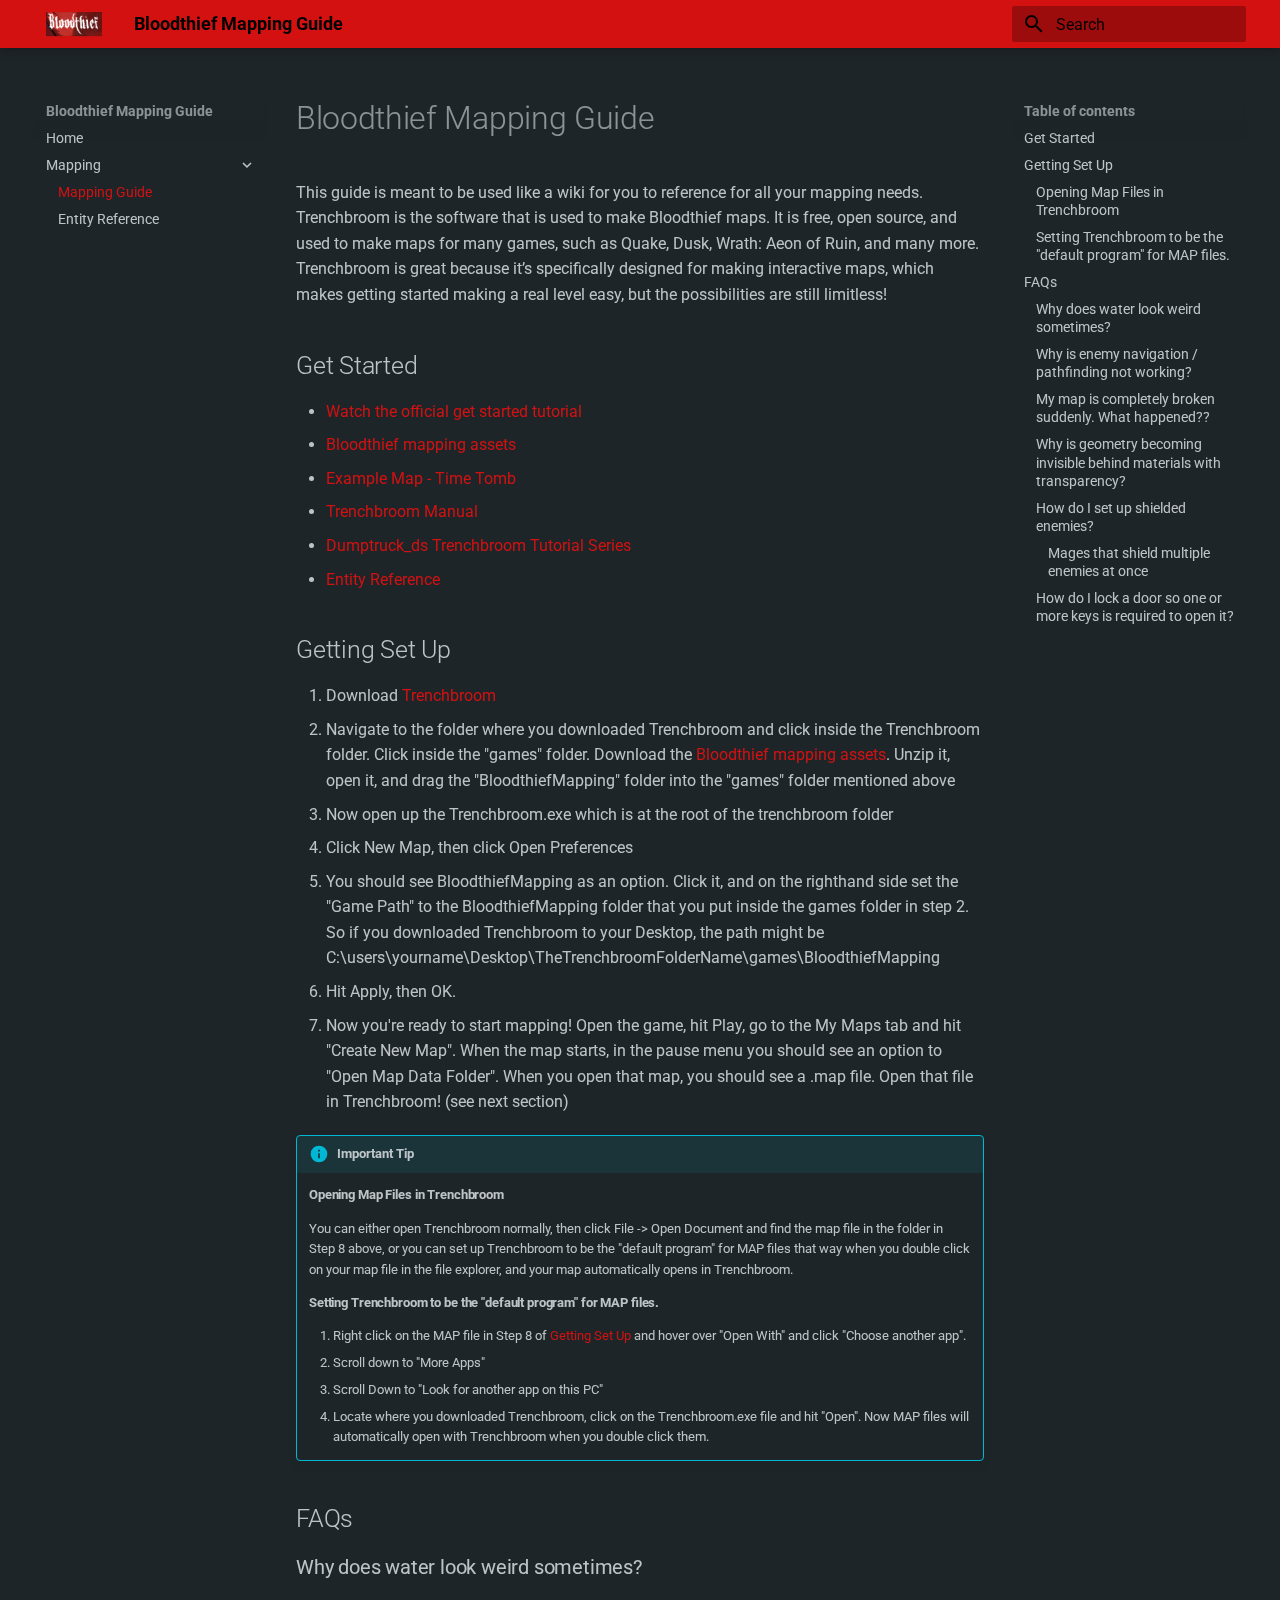
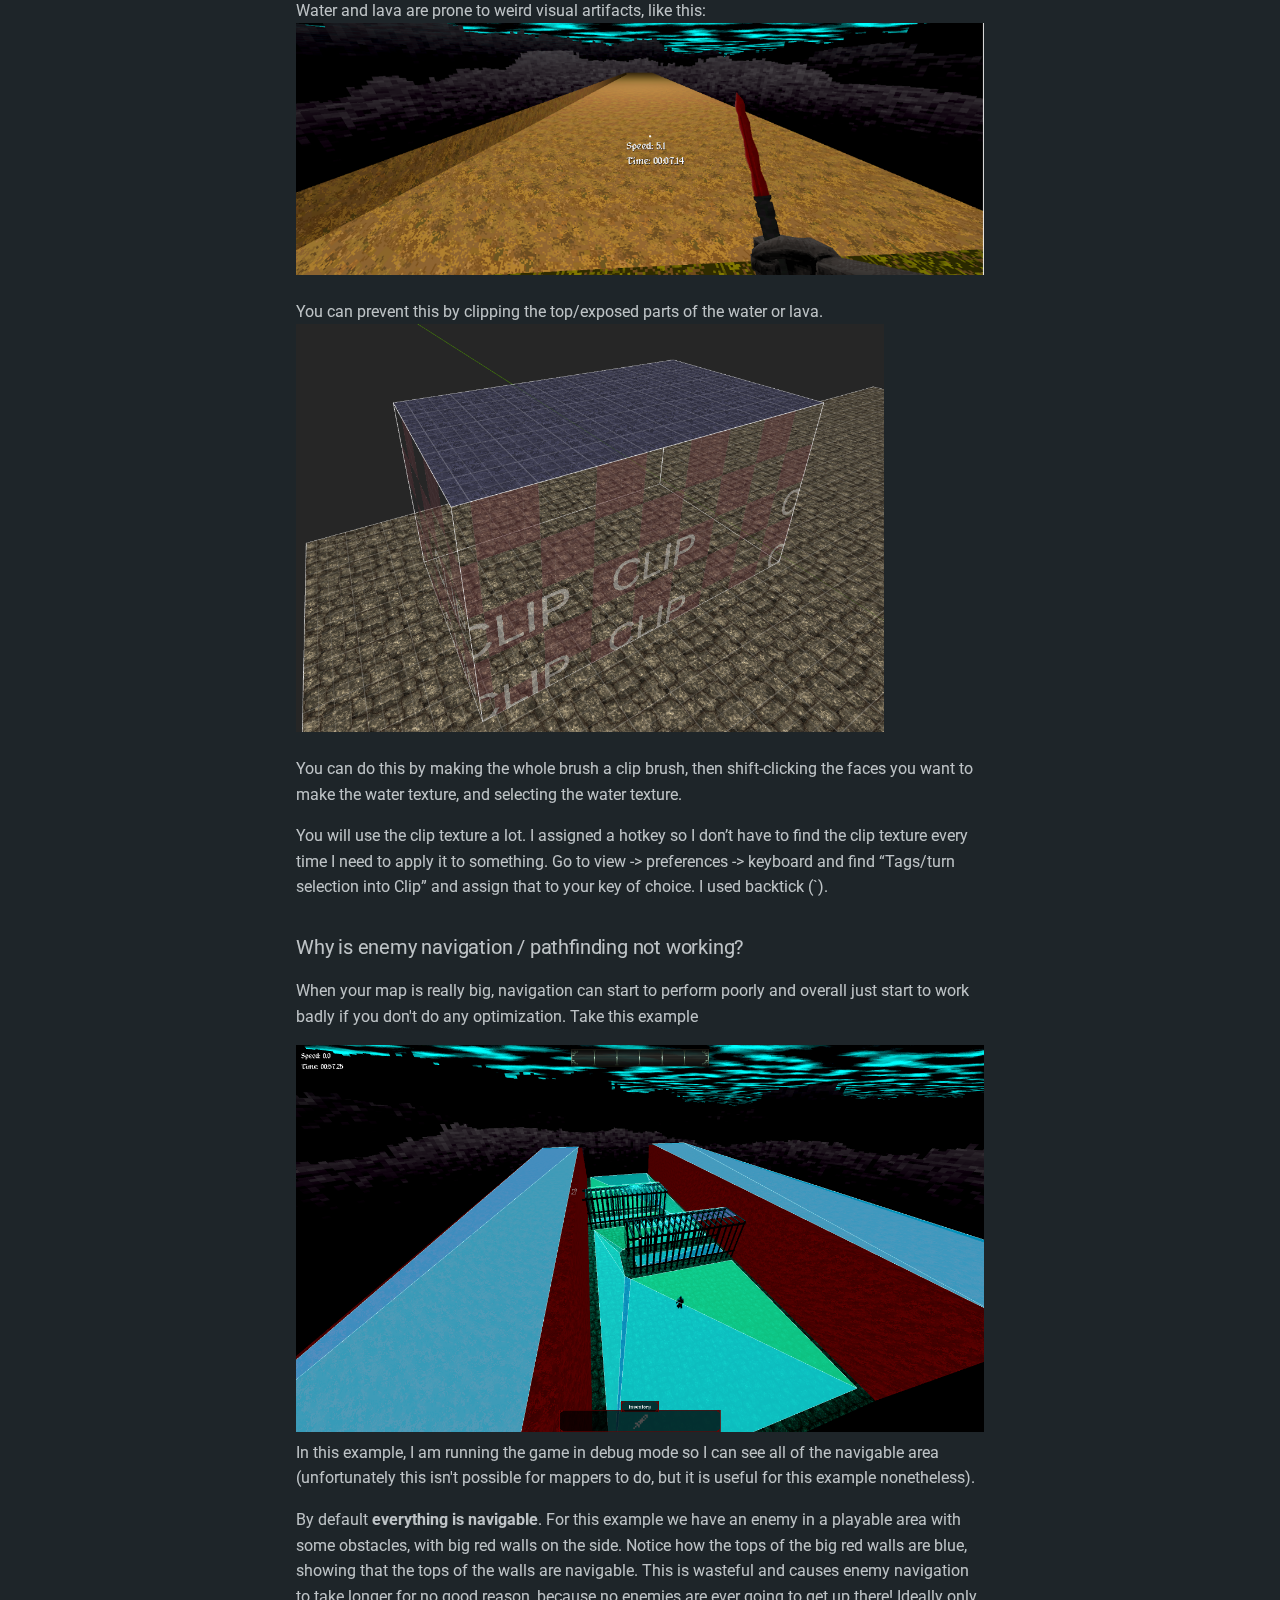
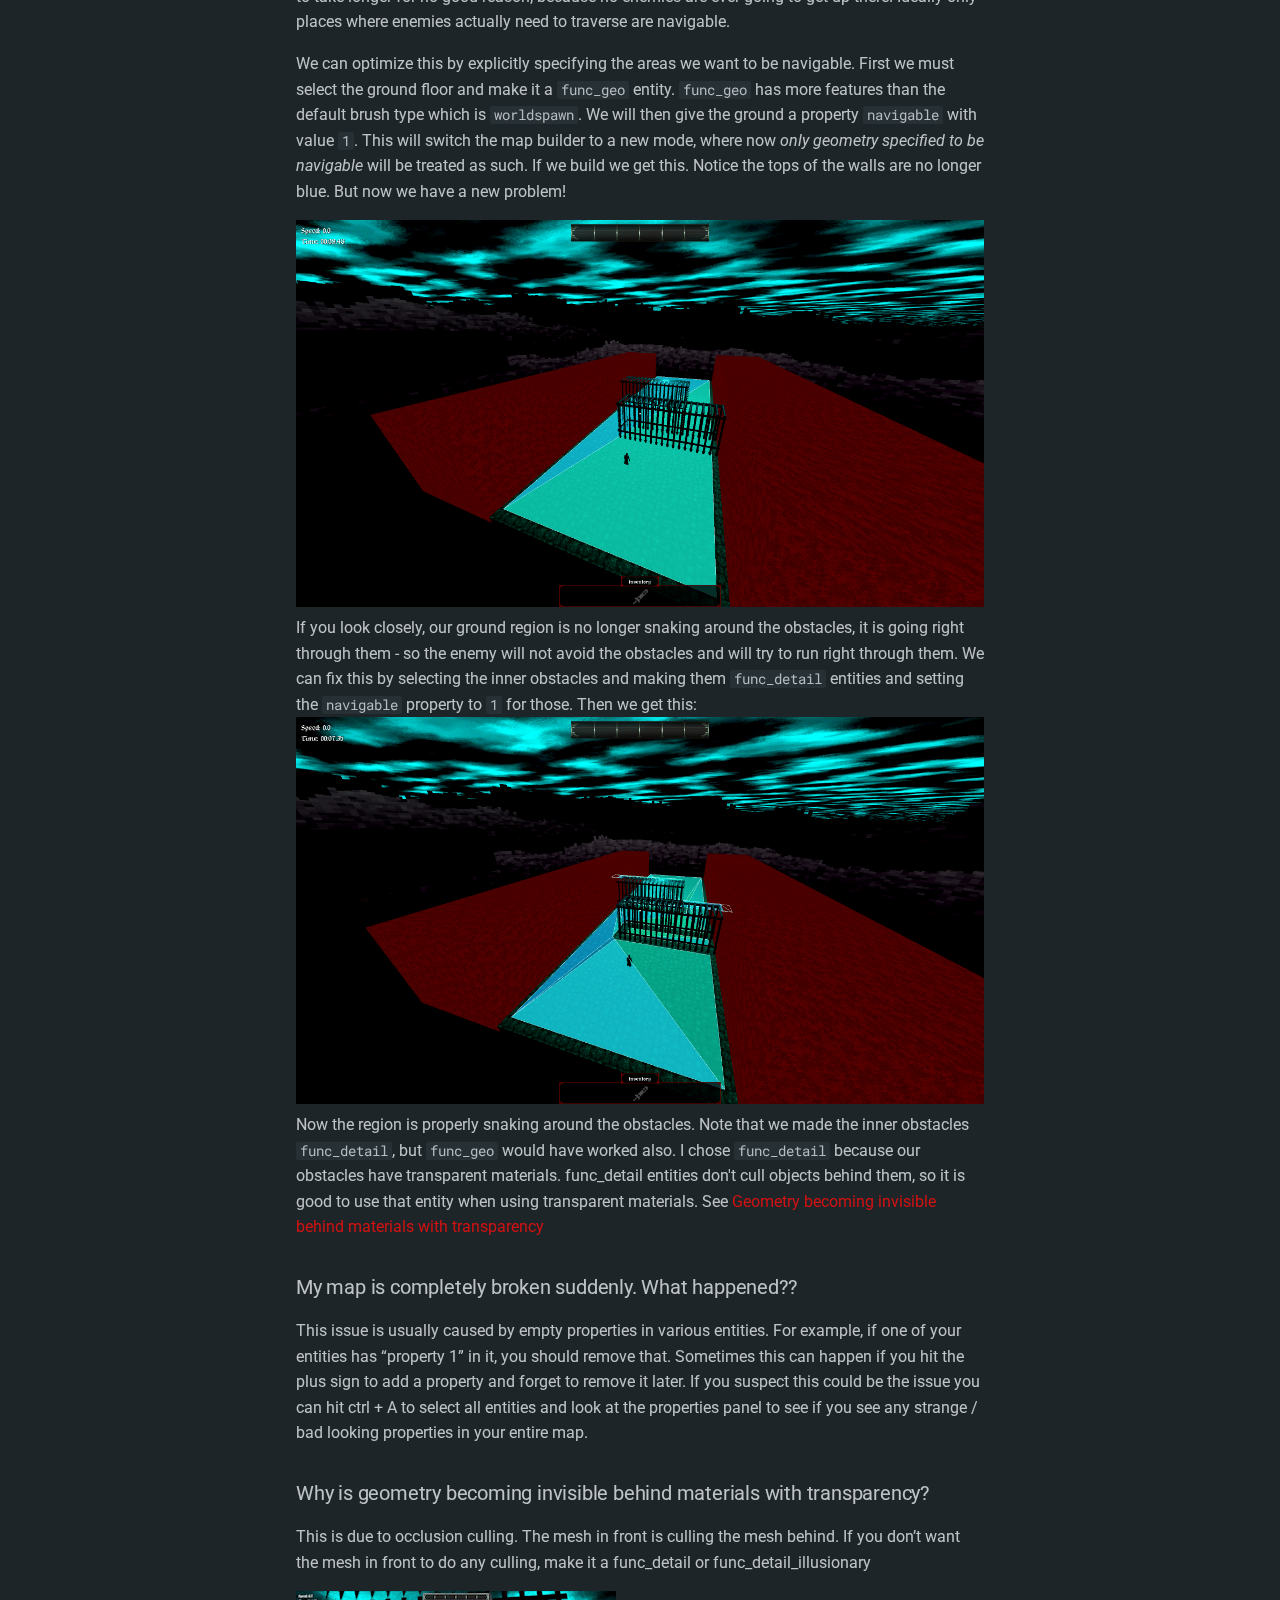
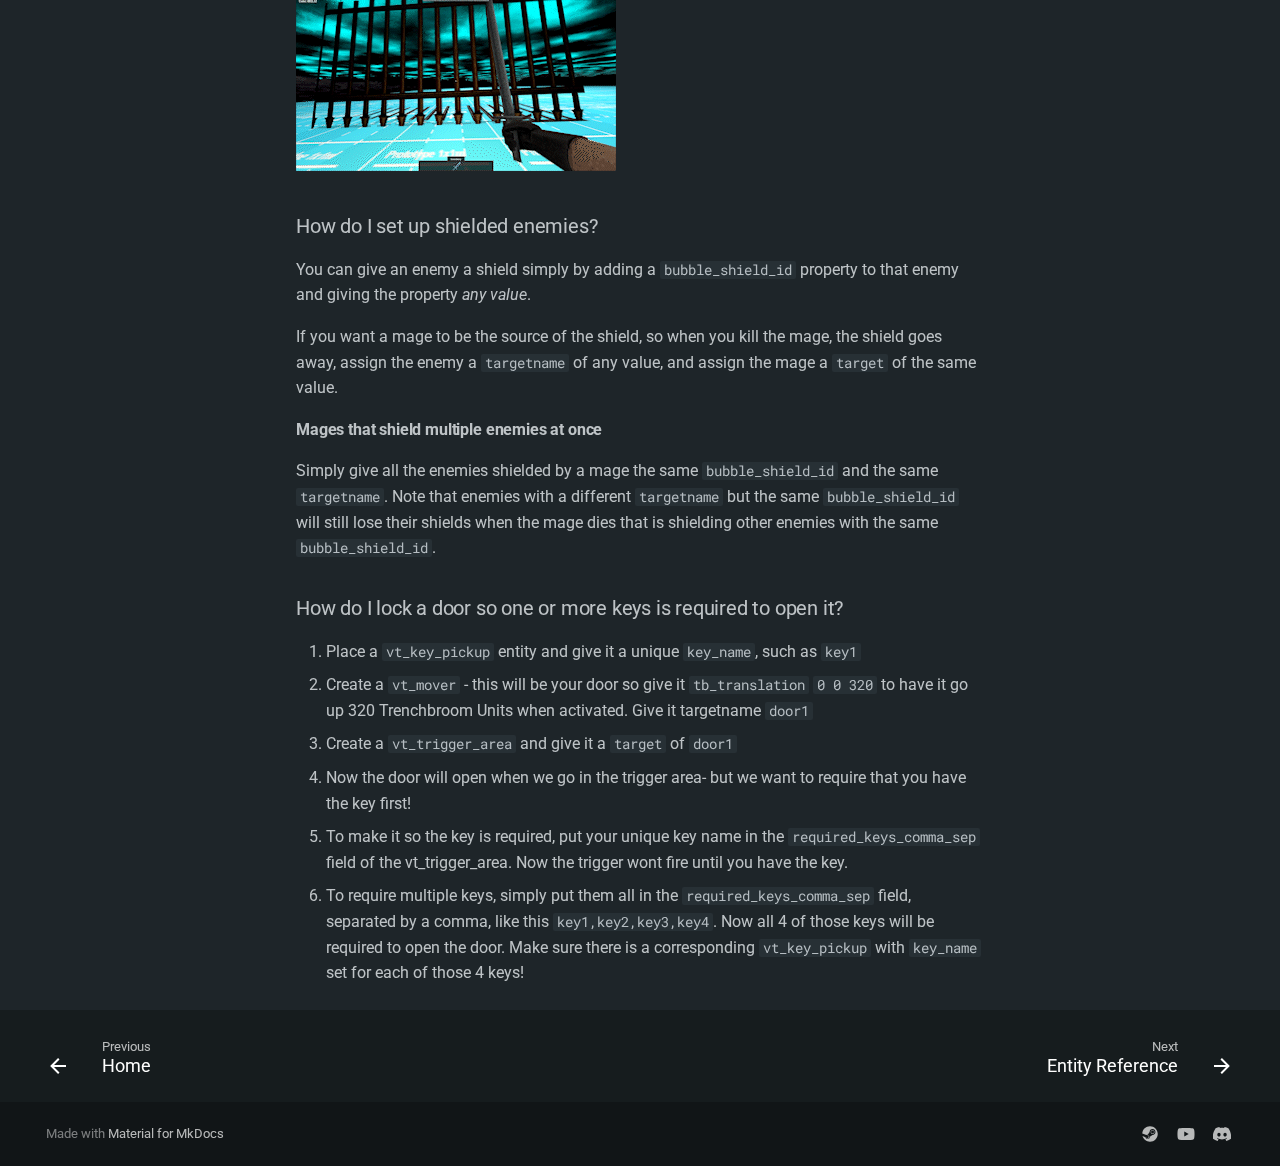
<file: mapping-guide/index.html>
<!doctype html>
<html lang="en" class="no-js">
  <head>
    
      <meta charset="utf-8">
      <meta name="viewport" content="width=device-width,initial-scale=1">
      
      
      
        <link rel="canonical" href="https://blargis.github.io/bloodthief_docs/mapping-guide/">
      
      
        <link rel="prev" href="..">
      
      
        <link rel="next" href="../entity-reference/">
      
      
        
      
      
      <link rel="icon" href="../assets/images/favicon.png">
      <meta name="generator" content="mkdocs-1.6.1, mkdocs-material-9.7.0">
    
    
      
        <title>Mapping Guide - Bloodthief Mapping Guide</title>
      
    
    
      <link rel="stylesheet" href="../assets/stylesheets/main.618322db.min.css">
      
        
        <link rel="stylesheet" href="../assets/stylesheets/palette.ab4e12ef.min.css">
      
      


    
    
      
    
    
      
        
        
        <link rel="preconnect" href="https://fonts.gstatic.com" crossorigin>
        <link rel="stylesheet" href="https://fonts.googleapis.com/css?family=Roboto:300,300i,400,400i,700,700i%7CRoboto+Mono:400,400i,700,700i&display=fallback">
        <style>:root{--md-text-font:"Roboto";--md-code-font:"Roboto Mono"}</style>
      
    
    
      <link rel="stylesheet" href="../stylesheets/extra.css">
    
    <script>__md_scope=new URL("..",location),__md_hash=e=>[...e].reduce(((e,_)=>(e<<5)-e+_.charCodeAt(0)),0),__md_get=(e,_=localStorage,t=__md_scope)=>JSON.parse(_.getItem(t.pathname+"."+e)),__md_set=(e,_,t=localStorage,a=__md_scope)=>{try{t.setItem(a.pathname+"."+e,JSON.stringify(_))}catch(e){}}</script>
    
      

    
    
  </head>
  
  
    
    
    
    
    
    <body dir="ltr" data-md-color-scheme="slate" data-md-color-primary="custom" data-md-color-accent="orange">
  
    
    <input class="md-toggle" data-md-toggle="drawer" type="checkbox" id="__drawer" autocomplete="off">
    <input class="md-toggle" data-md-toggle="search" type="checkbox" id="__search" autocomplete="off">
    <label class="md-overlay" for="__drawer"></label>
    <div data-md-component="skip">
      
        
        <a href="#bloodthief-mapping-guide" class="md-skip">
          Skip to content
        </a>
      
    </div>
    <div data-md-component="announce">
      
    </div>
    
    
      

  

<header class="md-header md-header--shadow" data-md-component="header">
  <nav class="md-header__inner md-grid" aria-label="Header">
    <a href=".." title="Bloodthief Mapping Guide" class="md-header__button md-logo" aria-label="Bloodthief Mapping Guide" data-md-component="logo">
      
  <img src="../assets/logo.png" alt="logo">

    </a>
    <label class="md-header__button md-icon" for="__drawer">
      
      <svg xmlns="http://www.w3.org/2000/svg" viewBox="0 0 24 24"><path d="M3 6h18v2H3zm0 5h18v2H3zm0 5h18v2H3z"/></svg>
    </label>
    <div class="md-header__title" data-md-component="header-title">
      <div class="md-header__ellipsis">
        <div class="md-header__topic">
          <span class="md-ellipsis">
            Bloodthief Mapping Guide
          </span>
        </div>
        <div class="md-header__topic" data-md-component="header-topic">
          <span class="md-ellipsis">
            
              Mapping Guide
            
          </span>
        </div>
      </div>
    </div>
    
      
    
    
    
    
      
      
        <label class="md-header__button md-icon" for="__search">
          
          <svg xmlns="http://www.w3.org/2000/svg" viewBox="0 0 24 24"><path d="M9.5 3A6.5 6.5 0 0 1 16 9.5c0 1.61-.59 3.09-1.56 4.23l.27.27h.79l5 5-1.5 1.5-5-5v-.79l-.27-.27A6.52 6.52 0 0 1 9.5 16 6.5 6.5 0 0 1 3 9.5 6.5 6.5 0 0 1 9.5 3m0 2C7 5 5 7 5 9.5S7 14 9.5 14 14 12 14 9.5 12 5 9.5 5"/></svg>
        </label>
        <div class="md-search" data-md-component="search" role="dialog">
  <label class="md-search__overlay" for="__search"></label>
  <div class="md-search__inner" role="search">
    <form class="md-search__form" name="search">
      <input type="text" class="md-search__input" name="query" aria-label="Search" placeholder="Search" autocapitalize="off" autocorrect="off" autocomplete="off" spellcheck="false" data-md-component="search-query" required>
      <label class="md-search__icon md-icon" for="__search">
        
        <svg xmlns="http://www.w3.org/2000/svg" viewBox="0 0 24 24"><path d="M9.5 3A6.5 6.5 0 0 1 16 9.5c0 1.61-.59 3.09-1.56 4.23l.27.27h.79l5 5-1.5 1.5-5-5v-.79l-.27-.27A6.52 6.52 0 0 1 9.5 16 6.5 6.5 0 0 1 3 9.5 6.5 6.5 0 0 1 9.5 3m0 2C7 5 5 7 5 9.5S7 14 9.5 14 14 12 14 9.5 12 5 9.5 5"/></svg>
        
        <svg xmlns="http://www.w3.org/2000/svg" viewBox="0 0 24 24"><path d="M20 11v2H8l5.5 5.5-1.42 1.42L4.16 12l7.92-7.92L13.5 5.5 8 11z"/></svg>
      </label>
      <nav class="md-search__options" aria-label="Search">
        
        <button type="reset" class="md-search__icon md-icon" title="Clear" aria-label="Clear" tabindex="-1">
          
          <svg xmlns="http://www.w3.org/2000/svg" viewBox="0 0 24 24"><path d="M19 6.41 17.59 5 12 10.59 6.41 5 5 6.41 10.59 12 5 17.59 6.41 19 12 13.41 17.59 19 19 17.59 13.41 12z"/></svg>
        </button>
      </nav>
      
    </form>
    <div class="md-search__output">
      <div class="md-search__scrollwrap" tabindex="0" data-md-scrollfix>
        <div class="md-search-result" data-md-component="search-result">
          <div class="md-search-result__meta">
            Initializing search
          </div>
          <ol class="md-search-result__list" role="presentation"></ol>
        </div>
      </div>
    </div>
  </div>
</div>
      
    
    
  </nav>
  
</header>
    
    <div class="md-container" data-md-component="container">
      
      
        
          
        
      
      <main class="md-main" data-md-component="main">
        <div class="md-main__inner md-grid">
          
            
              
              <div class="md-sidebar md-sidebar--primary" data-md-component="sidebar" data-md-type="navigation" >
                <div class="md-sidebar__scrollwrap">
                  <div class="md-sidebar__inner">
                    



<nav class="md-nav md-nav--primary" aria-label="Navigation" data-md-level="0">
  <label class="md-nav__title" for="__drawer">
    <a href=".." title="Bloodthief Mapping Guide" class="md-nav__button md-logo" aria-label="Bloodthief Mapping Guide" data-md-component="logo">
      
  <img src="../assets/logo.png" alt="logo">

    </a>
    Bloodthief Mapping Guide
  </label>
  
  <ul class="md-nav__list" data-md-scrollfix>
    
      
      
  
  
  
  
    <li class="md-nav__item">
      <a href=".." class="md-nav__link">
        
  
  
  <span class="md-ellipsis">
    
  
    Home
  

    
  </span>
  
  

      </a>
    </li>
  

    
      
      
  
  
    
  
  
  
    
    
    
    
    
    <li class="md-nav__item md-nav__item--active md-nav__item--nested">
      
        
        
        <input class="md-nav__toggle md-toggle " type="checkbox" id="__nav_2" checked>
        
          
          <label class="md-nav__link" for="__nav_2" id="__nav_2_label" tabindex="0">
            
  
  
  <span class="md-ellipsis">
    
  
    Mapping
  

    
  </span>
  
  

            <span class="md-nav__icon md-icon"></span>
          </label>
        
        <nav class="md-nav" data-md-level="1" aria-labelledby="__nav_2_label" aria-expanded="true">
          <label class="md-nav__title" for="__nav_2">
            <span class="md-nav__icon md-icon"></span>
            
  
    Mapping
  

          </label>
          <ul class="md-nav__list" data-md-scrollfix>
            
              
                
  
  
    
  
  
  
    <li class="md-nav__item md-nav__item--active">
      
      <input class="md-nav__toggle md-toggle" type="checkbox" id="__toc">
      
      
        
      
      
        <label class="md-nav__link md-nav__link--active" for="__toc">
          
  
  
  <span class="md-ellipsis">
    
  
    Mapping Guide
  

    
  </span>
  
  

          <span class="md-nav__icon md-icon"></span>
        </label>
      
      <a href="./" class="md-nav__link md-nav__link--active">
        
  
  
  <span class="md-ellipsis">
    
  
    Mapping Guide
  

    
  </span>
  
  

      </a>
      
        

<nav class="md-nav md-nav--secondary" aria-label="Table of contents">
  
  
  
    
  
  
    <label class="md-nav__title" for="__toc">
      <span class="md-nav__icon md-icon"></span>
      Table of contents
    </label>
    <ul class="md-nav__list" data-md-component="toc" data-md-scrollfix>
      
        <li class="md-nav__item">
  <a href="#get-started" class="md-nav__link">
    <span class="md-ellipsis">
      
        Get Started
      
    </span>
  </a>
  
</li>
      
        <li class="md-nav__item">
  <a href="#getting-set-up" class="md-nav__link">
    <span class="md-ellipsis">
      
        Getting Set Up
      
    </span>
  </a>
  
    <nav class="md-nav" aria-label="Getting Set Up">
      <ul class="md-nav__list">
        
          <li class="md-nav__item">
  <a href="#opening-map-files-in-trenchbroom" class="md-nav__link">
    <span class="md-ellipsis">
      
        Opening Map Files in Trenchbroom
      
    </span>
  </a>
  
</li>
        
          <li class="md-nav__item">
  <a href="#setting-trenchbroom-to-be-the-default-program-for-map-files" class="md-nav__link">
    <span class="md-ellipsis">
      
        Setting Trenchbroom to be the "default program" for MAP files.
      
    </span>
  </a>
  
</li>
        
      </ul>
    </nav>
  
</li>
      
        <li class="md-nav__item">
  <a href="#faqs" class="md-nav__link">
    <span class="md-ellipsis">
      
        FAQs
      
    </span>
  </a>
  
    <nav class="md-nav" aria-label="FAQs">
      <ul class="md-nav__list">
        
          <li class="md-nav__item">
  <a href="#why-does-water-look-weird-sometimes" class="md-nav__link">
    <span class="md-ellipsis">
      
        Why does water look weird sometimes?
      
    </span>
  </a>
  
</li>
        
          <li class="md-nav__item">
  <a href="#why-is-enemy-navigation-pathfinding-not-working" class="md-nav__link">
    <span class="md-ellipsis">
      
        Why is enemy navigation / pathfinding not working?
      
    </span>
  </a>
  
</li>
        
          <li class="md-nav__item">
  <a href="#my-map-is-completely-broken-suddenly-what-happened" class="md-nav__link">
    <span class="md-ellipsis">
      
        My map is completely broken suddenly. What happened??
      
    </span>
  </a>
  
</li>
        
          <li class="md-nav__item">
  <a href="#why-is-geometry-becoming-invisible-behind-materials-with-transparency" class="md-nav__link">
    <span class="md-ellipsis">
      
        Why is geometry becoming invisible behind materials with transparency?
      
    </span>
  </a>
  
</li>
        
          <li class="md-nav__item">
  <a href="#how-do-i-set-up-shielded-enemies" class="md-nav__link">
    <span class="md-ellipsis">
      
        How do I set up shielded enemies?
      
    </span>
  </a>
  
    <nav class="md-nav" aria-label="How do I set up shielded enemies?">
      <ul class="md-nav__list">
        
          <li class="md-nav__item">
  <a href="#mages-that-shield-multiple-enemies-at-once" class="md-nav__link">
    <span class="md-ellipsis">
      
        Mages that shield multiple enemies at once
      
    </span>
  </a>
  
</li>
        
      </ul>
    </nav>
  
</li>
        
          <li class="md-nav__item">
  <a href="#how-do-i-lock-a-door-so-one-or-more-keys-is-required-to-open-it" class="md-nav__link">
    <span class="md-ellipsis">
      
        How do I lock a door so one or more keys is required to open it?
      
    </span>
  </a>
  
</li>
        
      </ul>
    </nav>
  
</li>
      
    </ul>
  
</nav>
      
    </li>
  

              
            
              
                
  
  
  
  
    <li class="md-nav__item">
      <a href="../entity-reference/" class="md-nav__link">
        
  
  
  <span class="md-ellipsis">
    
  
    Entity Reference
  

    
  </span>
  
  

      </a>
    </li>
  

              
            
          </ul>
        </nav>
      
    </li>
  

    
  </ul>
</nav>
                  </div>
                </div>
              </div>
            
            
              
              <div class="md-sidebar md-sidebar--secondary" data-md-component="sidebar" data-md-type="toc" >
                <div class="md-sidebar__scrollwrap">
                  <div class="md-sidebar__inner">
                    

<nav class="md-nav md-nav--secondary" aria-label="Table of contents">
  
  
  
    
  
  
    <label class="md-nav__title" for="__toc">
      <span class="md-nav__icon md-icon"></span>
      Table of contents
    </label>
    <ul class="md-nav__list" data-md-component="toc" data-md-scrollfix>
      
        <li class="md-nav__item">
  <a href="#get-started" class="md-nav__link">
    <span class="md-ellipsis">
      
        Get Started
      
    </span>
  </a>
  
</li>
      
        <li class="md-nav__item">
  <a href="#getting-set-up" class="md-nav__link">
    <span class="md-ellipsis">
      
        Getting Set Up
      
    </span>
  </a>
  
    <nav class="md-nav" aria-label="Getting Set Up">
      <ul class="md-nav__list">
        
          <li class="md-nav__item">
  <a href="#opening-map-files-in-trenchbroom" class="md-nav__link">
    <span class="md-ellipsis">
      
        Opening Map Files in Trenchbroom
      
    </span>
  </a>
  
</li>
        
          <li class="md-nav__item">
  <a href="#setting-trenchbroom-to-be-the-default-program-for-map-files" class="md-nav__link">
    <span class="md-ellipsis">
      
        Setting Trenchbroom to be the "default program" for MAP files.
      
    </span>
  </a>
  
</li>
        
      </ul>
    </nav>
  
</li>
      
        <li class="md-nav__item">
  <a href="#faqs" class="md-nav__link">
    <span class="md-ellipsis">
      
        FAQs
      
    </span>
  </a>
  
    <nav class="md-nav" aria-label="FAQs">
      <ul class="md-nav__list">
        
          <li class="md-nav__item">
  <a href="#why-does-water-look-weird-sometimes" class="md-nav__link">
    <span class="md-ellipsis">
      
        Why does water look weird sometimes?
      
    </span>
  </a>
  
</li>
        
          <li class="md-nav__item">
  <a href="#why-is-enemy-navigation-pathfinding-not-working" class="md-nav__link">
    <span class="md-ellipsis">
      
        Why is enemy navigation / pathfinding not working?
      
    </span>
  </a>
  
</li>
        
          <li class="md-nav__item">
  <a href="#my-map-is-completely-broken-suddenly-what-happened" class="md-nav__link">
    <span class="md-ellipsis">
      
        My map is completely broken suddenly. What happened??
      
    </span>
  </a>
  
</li>
        
          <li class="md-nav__item">
  <a href="#why-is-geometry-becoming-invisible-behind-materials-with-transparency" class="md-nav__link">
    <span class="md-ellipsis">
      
        Why is geometry becoming invisible behind materials with transparency?
      
    </span>
  </a>
  
</li>
        
          <li class="md-nav__item">
  <a href="#how-do-i-set-up-shielded-enemies" class="md-nav__link">
    <span class="md-ellipsis">
      
        How do I set up shielded enemies?
      
    </span>
  </a>
  
    <nav class="md-nav" aria-label="How do I set up shielded enemies?">
      <ul class="md-nav__list">
        
          <li class="md-nav__item">
  <a href="#mages-that-shield-multiple-enemies-at-once" class="md-nav__link">
    <span class="md-ellipsis">
      
        Mages that shield multiple enemies at once
      
    </span>
  </a>
  
</li>
        
      </ul>
    </nav>
  
</li>
        
          <li class="md-nav__item">
  <a href="#how-do-i-lock-a-door-so-one-or-more-keys-is-required-to-open-it" class="md-nav__link">
    <span class="md-ellipsis">
      
        How do I lock a door so one or more keys is required to open it?
      
    </span>
  </a>
  
</li>
        
      </ul>
    </nav>
  
</li>
      
    </ul>
  
</nav>
                  </div>
                </div>
              </div>
            
          
          
            <div class="md-content" data-md-component="content">
              
              <article class="md-content__inner md-typeset">
                
                  



<h1 id="bloodthief-mapping-guide">Bloodthief Mapping Guide</h1>
<p>This guide is meant to be used like a wiki for you to reference for all your mapping needs. Trenchbroom is the software that is used to make Bloodthief maps. It is free, open source, and used to make maps for many games, such as Quake, Dusk, Wrath: Aeon of Ruin, and many more. Trenchbroom is great because it’s specifically designed for making interactive maps, which makes getting started making a real level easy, but the possibilities are still limitless!</p>
<h2 id="get-started">Get Started</h2>
<ul>
<li><a href="https://youtu.be/09mth4fUaH0">Watch the official get started tutorial</a></li>
<li><a href="https://drive.google.com/file/d/1IHrSjtdWp4tyQuInjpUgVuiSBSwXTLnh/view?usp=drive_link">Bloodthief mapping assets</a></li>
<li><a href="https://drive.google.com/file/d/1ug1_SbQ-79RKrOdk9USPT0Q1SCSGNpa7/view?usp=drive_link">Example Map - Time Tomb</a></li>
<li><a href="https://trenchbroom.github.io/manual/latest/">Trenchbroom Manual</a></li>
<li><a href="https://www.youtube.com/watch?v=gONePWocbqA&amp;list=PLgDKRPte5Y0AZ_K_PZbWbgBAEt5xf74aE&amp;index=1">Dumptruck_ds Trenchbroom Tutorial Series</a></li>
<li><a href="/entity-reference">Entity Reference</a></li>
</ul>
<h2 id="getting-set-up">Getting Set Up</h2>
<ol>
<li>Download <a href="https://github.com/TrenchBroom/TrenchBroom/releases/tag/v2025.3">Trenchbroom</a></li>
<li>Navigate to the folder where you downloaded Trenchbroom and click inside the Trenchbroom folder. Click inside the "games" folder. Download the <a href="https://drive.google.com/file/d/1IHrSjtdWp4tyQuInjpUgVuiSBSwXTLnh/view?usp=drive_link">Bloodthief mapping assets</a>. Unzip it, open it, and drag the "BloodthiefMapping" folder into the "games" folder mentioned above</li>
<li>Now open up the Trenchbroom.exe which is at the root of the trenchbroom folder</li>
<li>Click New Map, then click Open Preferences</li>
<li>You should see BloodthiefMapping as an option. Click it, and on the righthand side set the "Game Path" to the BloodthiefMapping folder that you put inside the games folder in step 2. So if you downloaded Trenchbroom to your Desktop, the path might be C:\users\yourname\Desktop\TheTrenchbroomFolderName\games\BloodthiefMapping</li>
<li>Hit Apply, then OK.</li>
<li>Now you're ready to start mapping! Open the game, hit Play, go to the My Maps tab and hit "Create New Map". When the map starts, in the pause menu you should see an option to "Open Map Data Folder". When you open that map, you should see a .map file. Open that file in Trenchbroom! (see next section)</li>
</ol>
<div class="admonition info">
<p class="admonition-title">Important Tip</p>
<h4 id="opening-map-files-in-trenchbroom">Opening Map Files in Trenchbroom</h4>
<p>You can either open Trenchbroom normally, then click File -&gt; Open Document and find the map file in the folder in Step 8 above, or you can set up Trenchbroom to be the "default program" for MAP files that way when you double click on your map file in the file explorer, and your map automatically opens in Trenchbroom.</p>
<h4 id="setting-trenchbroom-to-be-the-default-program-for-map-files">Setting Trenchbroom to be the "default program" for MAP files.</h4>
<ol>
<li>Right click on the MAP file in Step 8 of <a href="getting-set-up">Getting Set Up</a> and hover over "Open With" and click "Choose another app". </li>
<li>Scroll down to "More Apps" </li>
<li>Scroll Down to "Look for another app on this PC"</li>
<li>Locate where you downloaded Trenchbroom, click on the Trenchbroom.exe file and hit "Open". Now MAP files will automatically open with Trenchbroom when you double click them. </li>
</ol>
</div>
<h2 id="faqs">FAQs</h2>
<h3 id="why-does-water-look-weird-sometimes">Why does water look weird sometimes?</h3>
<p>Water and lava are prone to weird visual artifacts, like this:
<img alt="Bad water" src="../attachments/bad_water.png" /></p>
<p>You can prevent this by clipping the top/exposed parts of the water or lava.
<img alt="clip_brush.png" src="../attachments/clip_brush.png" /></p>
<p>You can do this by making the whole brush a clip brush, then shift-clicking the faces you want to make the water texture, and selecting the water texture.</p>
<p>You will use the clip texture a lot. I assigned a hotkey so I don’t have to find the clip texture every time I need to apply it to something. Go to view -&gt; preferences -&gt; keyboard and find “Tags/turn selection into Clip” and assign that to your key of choice. I used backtick (`).</p>
<h3 id="why-is-enemy-navigation-pathfinding-not-working">Why is enemy navigation / pathfinding not working?</h3>
<p>When your map is really big, navigation can start to perform poorly and overall just start to work badly if you don't do any optimization. Take this example</p>
<p><img alt="nav_e1.png" src="../attachments/nav_e1.png" />
In this example, I am running the game in debug mode so I can see all of the navigable area (unfortunately this isn't possible for mappers to do, but it is useful for this example nonetheless). </p>
<p>By default <strong>everything is navigable</strong>. For this example we have an enemy in a playable area with some obstacles, with big red walls on the side. Notice how the tops of the big red walls are blue, showing that the tops of the walls are navigable. This is wasteful and causes enemy navigation to take longer for no good reason, because no enemies are ever going to get up there! Ideally only places where enemies actually need to traverse are navigable. </p>
<p>We can optimize this by explicitly specifying the areas we want to be navigable. First we must select the ground floor and make it a <code>func_geo</code> entity. <code>func_geo</code> has more features than the default brush type which is <code>worldspawn</code>. We will then give the ground a property <code>navigable</code> with value <code>1</code>. This will switch the map builder to a new mode, where now <em>only geometry specified to be navigable</em> will be treated as such. If we build we get this. Notice the tops of the walls are no longer blue. But now we have a new problem!</p>
<p><img alt="attachments/nav_e2.png" src="../attachments/nav_e2.png" />
If you look closely, our ground region is no longer snaking around the obstacles, it is going right through them - so the enemy will not avoid the obstacles and will try to run right through them. We can fix this by selecting the inner obstacles and making them <code>func_detail</code> entities and setting the <code>navigable</code> property to <code>1</code> for those. Then we get this:
<img alt="nav_e3.png" src="../attachments/nav_e3.png" />
Now the region is properly snaking around the obstacles. Note that we made the inner obstacles <code>func_detail</code>, but <code>func_geo</code> would have worked also. I chose <code>func_detail</code> because our obstacles have transparent materials. func_detail entities don't cull objects behind them, so it is good to use that entity when using transparent materials. See <a href="#geometry-becoming-invisible-behind-materials-with-transparency">Geometry becoming invisible behind materials with transparency</a></p>
<h3 id="my-map-is-completely-broken-suddenly-what-happened">My map is completely broken suddenly. What happened??</h3>
<p>This issue is usually caused by empty properties in various entities. For example, if one of your entities has “property 1” in it, you should remove that. Sometimes this can happen if you hit the plus sign to add a property and forget to remove it later. If you suspect this could be the issue you can hit ctrl + A to select all entities and look at the properties panel to see if you see any strange / bad looking properties in your entire map.</p>
<h3 id="why-is-geometry-becoming-invisible-behind-materials-with-transparency">Why is geometry becoming invisible behind materials with transparency?</h3>
<p>This is due to occlusion culling. The mesh in front is culling the mesh behind. If you don’t want the mesh in front to do any culling, make it a func_detail or func_detail_illusionary</p>
<p><img alt="render_bad.gif" src="../attachments/render_bad.gif" /></p>
<h3 id="how-do-i-set-up-shielded-enemies">How do I set up shielded enemies?</h3>
<p>You can give an enemy a shield simply by adding a <code>bubble_shield_id</code> property to that enemy and giving the property <em>any value</em>.</p>
<p>If you want a mage to be the source of the shield, so when you kill the mage, the shield goes away, assign the enemy a <code>targetname</code> of any value, and assign the mage a <code>target</code> of the same value. </p>
<h4 id="mages-that-shield-multiple-enemies-at-once">Mages that shield multiple enemies at once</h4>
<p>Simply give all the enemies shielded by a mage the same <code>bubble_shield_id</code> and the same <code>targetname</code>. Note that enemies with a different <code>targetname</code> but the same <code>bubble_shield_id</code> will still lose their shields when the mage dies that is shielding other enemies with the same <code>bubble_shield_id</code>.</p>
<h3 id="how-do-i-lock-a-door-so-one-or-more-keys-is-required-to-open-it">How do I lock a door so one or more keys is required to open it?</h3>
<ol>
<li>Place a <code>vt_key_pickup</code> entity and give it a unique <code>key_name</code>, such as <code>key1</code></li>
<li>Create a <code>vt_mover</code> - this will be your door so give it <code>tb_translation</code> <code>0 0 320</code> to have it go up 320 Trenchbroom Units when activated. Give it targetname <code>door1</code></li>
<li>Create a <code>vt_trigger_area</code> and give it a <code>target</code> of <code>door1</code> </li>
<li>Now the door will open when we go in the trigger area-  but we want to require that you have the key first!</li>
<li>To make it so the key is required, put your unique key name in the <code>required_keys_comma_sep</code> field of the vt_trigger_area. Now the trigger wont fire until you have the key. </li>
<li>To require multiple keys, simply put them all in the <code>required_keys_comma_sep</code> field, separated by a comma, like this <code>key1,key2,key3,key4</code>. Now all 4 of those keys will be required to open the door. Make sure there is a corresponding <code>vt_key_pickup</code> with <code>key_name</code> set for each of those 4 keys!  </li>
</ol>












                
              </article>
            </div>
          
          
<script>var target=document.getElementById(location.hash.slice(1));target&&target.name&&(target.checked=target.name.startsWith("__tabbed_"))</script>
        </div>
        
      </main>
      
        <footer class="md-footer">
  
    
      
      <nav class="md-footer__inner md-grid" aria-label="Footer" >
        
          
          <a href=".." class="md-footer__link md-footer__link--prev" aria-label="Previous: Home">
            <div class="md-footer__button md-icon">
              
              <svg xmlns="http://www.w3.org/2000/svg" viewBox="0 0 24 24"><path d="M20 11v2H8l5.5 5.5-1.42 1.42L4.16 12l7.92-7.92L13.5 5.5 8 11z"/></svg>
            </div>
            <div class="md-footer__title">
              <span class="md-footer__direction">
                Previous
              </span>
              <div class="md-ellipsis">
                Home
              </div>
            </div>
          </a>
        
        
          
          <a href="../entity-reference/" class="md-footer__link md-footer__link--next" aria-label="Next: Entity Reference">
            <div class="md-footer__title">
              <span class="md-footer__direction">
                Next
              </span>
              <div class="md-ellipsis">
                Entity Reference
              </div>
            </div>
            <div class="md-footer__button md-icon">
              
              <svg xmlns="http://www.w3.org/2000/svg" viewBox="0 0 24 24"><path d="M4 11v2h12l-5.5 5.5 1.42 1.42L19.84 12l-7.92-7.92L10.5 5.5 16 11z"/></svg>
            </div>
          </a>
        
      </nav>
    
  
  <div class="md-footer-meta md-typeset">
    <div class="md-footer-meta__inner md-grid">
      <div class="md-copyright">
  
  
    Made with
    <a href="https://squidfunk.github.io/mkdocs-material/" target="_blank" rel="noopener">
      Material for MkDocs
    </a>
  
</div>
      
        
<div class="md-social">
  
    
    
    
    
      
      
    
    <a href="https://store.steampowered.com/app/2533600/Bloodthief/" target="_blank" rel="noopener" title="store.steampowered.com" class="md-social__link">
      <svg xmlns="http://www.w3.org/2000/svg" viewBox="0 0 512 512"><!--! Font Awesome Free 7.1.0 by @fontawesome - https://fontawesome.com License - https://fontawesome.com/license/free (Icons: CC BY 4.0, Fonts: SIL OFL 1.1, Code: MIT License) Copyright 2025 Fonticons, Inc.--><path d="M504 256c0 137-111.2 248-248.4 248-113.8 0-209.6-76.3-239-180.4l95.2 39.3c6.4 32.1 34.9 56.4 68.9 56.4 39.2 0 71.9-32.4 70.2-73.5l84.5-60.2c52.1 1.3 95.8-40.9 95.8-93.5 0-51.6-42-93.5-93.7-93.5s-93.7 42-93.7 93.5v1.2L184.6 279c-15.5-.9-30.7 3.4-43.5 12.1L8 236.1C18.2 108.4 125.1 8 255.6 8 392.8 8 504 119 504 256M163.7 384.3l-30.5-12.6c5.6 11.6 15.3 20.8 27.2 25.8 26.9 11.2 57.8-1.6 69-28.4 5.4-13 5.5-27.3.1-40.3S214 305.6 201 300.2c-12.9-5.4-26.7-5.2-38.9-.6l31.5 13c19.8 8.2 29.2 30.9 20.9 50.7-8.3 19.9-31 29.2-50.8 21m173.8-254.5a62.3 62.3 0 1 1 0 124.6 62.3 62.3 0 1 1 0-124.6m.1 109a46.8 46.8 0 1 0 0-93.6 46.8 46.8 0 1 0 0 93.6"/></svg>
    </a>
  
    
    
    
    
      
      
    
    <a href="https://www.youtube.com/@Blargis3d" target="_blank" rel="noopener" title="www.youtube.com" class="md-social__link">
      <svg xmlns="http://www.w3.org/2000/svg" viewBox="0 0 576 512"><!--! Font Awesome Free 7.1.0 by @fontawesome - https://fontawesome.com License - https://fontawesome.com/license/free (Icons: CC BY 4.0, Fonts: SIL OFL 1.1, Code: MIT License) Copyright 2025 Fonticons, Inc.--><path d="M549.7 124.1c-6.2-23.7-24.8-42.3-48.3-48.6C458.9 64 288.1 64 288.1 64S117.3 64 74.7 75.5c-23.5 6.3-42 24.9-48.3 48.6C15 167 15 256.4 15 256.4s0 89.4 11.4 132.3c6.3 23.6 24.8 41.5 48.3 47.8C117.3 448 288.1 448 288.1 448s170.8 0 213.4-11.5c23.5-6.3 42-24.2 48.3-47.8 11.4-42.9 11.4-132.3 11.4-132.3s0-89.4-11.4-132.3zM232.2 337.6V175.2l142.7 81.2z"/></svg>
    </a>
  
    
    
    
    
    <a href="" target="_blank" rel="noopener" title="" class="md-social__link">
      <svg xmlns="http://www.w3.org/2000/svg" viewBox="0 0 576 512"><!--! Font Awesome Free 7.1.0 by @fontawesome - https://fontawesome.com License - https://fontawesome.com/license/free (Icons: CC BY 4.0, Fonts: SIL OFL 1.1, Code: MIT License) Copyright 2025 Fonticons, Inc.--><path d="M492.5 69.8c-.2-.3-.4-.6-.8-.7-38.1-17.5-78.4-30-119.7-37.1-.4-.1-.8 0-1.1.1s-.6.4-.8.8c-5.5 9.9-10.5 20.2-14.9 30.6-44.6-6.8-89.9-6.8-134.4 0-4.5-10.5-9.5-20.7-15.1-30.6-.2-.3-.5-.6-.8-.8s-.7-.2-1.1-.2C162.5 39 122.2 51.5 84.1 69c-.3.1-.6.4-.8.7C7.1 183.5-13.8 294.6-3.6 404.2c0 .3.1.5.2.8s.3.4.5.6c44.4 32.9 94 58 146.8 74.2.4.1.8.1 1.1 0s.7-.4.9-.7c11.3-15.4 21.4-31.8 30-48.8.1-.2.2-.5.2-.8s0-.5-.1-.8-.2-.5-.4-.6-.4-.3-.7-.4c-15.8-6.1-31.2-13.4-45.9-21.9-.3-.2-.5-.4-.7-.6s-.3-.6-.3-.9 0-.6.2-.9.3-.5.6-.7c3.1-2.3 6.2-4.7 9.1-7.1.3-.2.6-.4.9-.4s.7 0 1 .1c96.2 43.9 200.4 43.9 295.5 0 .3-.1.7-.2 1-.2s.7.2.9.4c2.9 2.4 6 4.9 9.1 7.2.2.2.4.4.6.7s.2.6.2.9-.1.6-.3.9-.4.5-.6.6c-14.7 8.6-30 15.9-45.9 21.8-.2.1-.5.2-.7.4s-.3.4-.4.7-.1.5-.1.8.1.5.2.8c8.8 17 18.8 33.3 30 48.8.2.3.6.6.9.7s.8.1 1.1 0c52.9-16.2 102.6-41.3 147.1-74.2.2-.2.4-.4.5-.6s.2-.5.2-.8c12.3-126.8-20.5-236.9-86.9-334.5zm-302 267.7c-29 0-52.8-26.6-52.8-59.2s23.4-59.2 52.8-59.2c29.7 0 53.3 26.8 52.8 59.2 0 32.7-23.4 59.2-52.8 59.2m195.4 0c-29 0-52.8-26.6-52.8-59.2s23.4-59.2 52.8-59.2c29.7 0 53.3 26.8 52.8 59.2 0 32.7-23.2 59.2-52.8 59.2"/></svg>
    </a>
  
</div>
      
    </div>
  </div>
</footer>
      
    </div>
    <div class="md-dialog" data-md-component="dialog">
      <div class="md-dialog__inner md-typeset"></div>
    </div>
    
    
    
      
      
      <script id="__config" type="application/json">{"annotate": null, "base": "..", "features": ["navigation.footer"], "search": "../assets/javascripts/workers/search.7a47a382.min.js", "tags": null, "translations": {"clipboard.copied": "Copied to clipboard", "clipboard.copy": "Copy to clipboard", "search.result.more.one": "1 more on this page", "search.result.more.other": "# more on this page", "search.result.none": "No matching documents", "search.result.one": "1 matching document", "search.result.other": "# matching documents", "search.result.placeholder": "Type to start searching", "search.result.term.missing": "Missing", "select.version": "Select version"}, "version": null}</script>
    
    
      <script src="../assets/javascripts/bundle.e71a0d61.min.js"></script>
      
    
  </body>
</html>
</file>
<file: stylesheets/extra.css>
:root  > * {
  --md-primary-fg-color:               #d31111;
  --md-primary-fg-color--light:        #f8f8f8;
  --md-primary-fg-color--dark:         #ffffff;
  --md-primary-bg-color:               #000000;
  --md-primary-bg-color--light:        #000000;

  --md-accent-fg-color:                #000000;
  --md-accent-fg-color--transparent:   #000000;
  --md-accent-bg-color:                #000000;
  --md-accent-bg-color--light:         #000000;
  --md-hue: 200deg;
}
</file>
<file: assets/stylesheets/main.618322db.min.css>
@charset "UTF-8";html{-webkit-text-size-adjust:none;-moz-text-size-adjust:none;text-size-adjust:none;box-sizing:border-box}*,:after,:before{box-sizing:inherit}@media (prefers-reduced-motion){*,:after,:before{transition:none!important}}body{margin:0}a,button,input,label{-webkit-tap-highlight-color:transparent}a{color:inherit;text-decoration:none}hr{border:0;box-sizing:initial;display:block;height:.05rem;overflow:visible;padding:0}small{font-size:80%}sub,sup{line-height:1em}img{border-style:none}table{border-collapse:initial;border-spacing:0}td,th{font-weight:400;vertical-align:top}button{background:#0000;border:0;font-family:inherit;font-size:inherit;margin:0;padding:0}input{border:0;outline:none}:root{--md-primary-fg-color:#4051b5;--md-primary-fg-color--light:#5d6cc0;--md-primary-fg-color--dark:#303fa1;--md-primary-bg-color:#fff;--md-primary-bg-color--light:#ffffffb3;--md-accent-fg-color:#526cfe;--md-accent-fg-color--transparent:#526cfe1a;--md-accent-bg-color:#fff;--md-accent-bg-color--light:#ffffffb3}[data-md-color-scheme=default]{color-scheme:light}[data-md-color-scheme=default] img[src$="#gh-dark-mode-only"],[data-md-color-scheme=default] img[src$="#only-dark"]{display:none}:root,[data-md-color-scheme=default]{--md-hue:225deg;--md-default-fg-color:#000000de;--md-default-fg-color--light:#0000008a;--md-default-fg-color--lighter:#00000052;--md-default-fg-color--lightest:#00000012;--md-default-bg-color:#fff;--md-default-bg-color--light:#ffffffb3;--md-default-bg-color--lighter:#ffffff4d;--md-default-bg-color--lightest:#ffffff1f;--md-code-fg-color:#36464e;--md-code-bg-color:#f5f5f5;--md-code-bg-color--light:#f5f5f5b3;--md-code-bg-color--lighter:#f5f5f54d;--md-code-hl-color:#4287ff;--md-code-hl-color--light:#4287ff1a;--md-code-hl-number-color:#d52a2a;--md-code-hl-special-color:#db1457;--md-code-hl-function-color:#a846b9;--md-code-hl-constant-color:#6e59d9;--md-code-hl-keyword-color:#3f6ec6;--md-code-hl-string-color:#1c7d4d;--md-code-hl-name-color:var(--md-code-fg-color);--md-code-hl-operator-color:var(--md-default-fg-color--light);--md-code-hl-punctuation-color:var(--md-default-fg-color--light);--md-code-hl-comment-color:var(--md-default-fg-color--light);--md-code-hl-generic-color:var(--md-default-fg-color--light);--md-code-hl-variable-color:var(--md-default-fg-color--light);--md-typeset-color:var(--md-default-fg-color);--md-typeset-a-color:var(--md-primary-fg-color);--md-typeset-del-color:#f5503d26;--md-typeset-ins-color:#0bd57026;--md-typeset-kbd-color:#fafafa;--md-typeset-kbd-accent-color:#fff;--md-typeset-kbd-border-color:#b8b8b8;--md-typeset-mark-color:#ffff0080;--md-typeset-table-color:#0000001f;--md-typeset-table-color--light:rgba(0,0,0,.035);--md-admonition-fg-color:var(--md-default-fg-color);--md-admonition-bg-color:var(--md-default-bg-color);--md-warning-fg-color:#000000de;--md-warning-bg-color:#ff9;--md-footer-fg-color:#fff;--md-footer-fg-color--light:#ffffffb3;--md-footer-fg-color--lighter:#ffffff73;--md-footer-bg-color:#000000de;--md-footer-bg-color--dark:#00000052;--md-shadow-z1:0 0.2rem 0.5rem #0000000d,0 0 0.05rem #0000001a;--md-shadow-z2:0 0.2rem 0.5rem #0000001a,0 0 0.05rem #00000040;--md-shadow-z3:0 0.2rem 0.5rem #0003,0 0 0.05rem #00000059}.md-icon svg{fill:currentcolor;display:block;height:1.2rem;width:1.2rem}body{-webkit-font-smoothing:antialiased;-moz-osx-font-smoothing:grayscale;--md-text-font-family:var(--md-text-font,_),-apple-system,BlinkMacSystemFont,Helvetica,Arial,sans-serif;--md-code-font-family:var(--md-code-font,_),SFMono-Regular,Consolas,Menlo,monospace}aside,body,input{font-feature-settings:"kern","liga";color:var(--md-typeset-color);font-family:var(--md-text-font-family)}code,kbd,pre{font-feature-settings:"kern";font-family:var(--md-code-font-family)}:root{--md-typeset-table-sort-icon:url('data:image/svg+xml;charset=utf-8,<svg xmlns="http://www.w3.org/2000/svg" viewBox="0 0 24 24"><path d="m18 21-4-4h3V7h-3l4-4 4 4h-3v10h3M2 19v-2h10v2M2 13v-2h7v2M2 7V5h4v2z"/></svg>');--md-typeset-table-sort-icon--asc:url('data:image/svg+xml;charset=utf-8,<svg xmlns="http://www.w3.org/2000/svg" viewBox="0 0 24 24"><path d="M19 17h3l-4 4-4-4h3V3h2M2 17h10v2H2M6 5v2H2V5m0 6h7v2H2z"/></svg>');--md-typeset-table-sort-icon--desc:url('data:image/svg+xml;charset=utf-8,<svg xmlns="http://www.w3.org/2000/svg" viewBox="0 0 24 24"><path d="M19 7h3l-4-4-4 4h3v14h2M2 17h10v2H2M6 5v2H2V5m0 6h7v2H2z"/></svg>')}.md-typeset{-webkit-print-color-adjust:exact;color-adjust:exact;font-size:.8rem;line-height:1.6;overflow-wrap:break-word}@media print{.md-typeset{font-size:.68rem}}.md-typeset blockquote,.md-typeset dl,.md-typeset figure,.md-typeset ol,.md-typeset pre,.md-typeset ul{margin-bottom:1em;margin-top:1em}.md-typeset h1{color:var(--md-default-fg-color--light);font-size:2em;line-height:1.3;margin:0 0 1.25em}.md-typeset h1,.md-typeset h2{font-weight:300;letter-spacing:-.01em}.md-typeset h2{font-size:1.5625em;line-height:1.4;margin:1.6em 0 .64em}.md-typeset h3{font-size:1.25em;font-weight:400;letter-spacing:-.01em;line-height:1.5;margin:1.6em 0 .8em}.md-typeset h2+h3{margin-top:.8em}.md-typeset h4{font-weight:700;letter-spacing:-.01em;margin:1em 0}.md-typeset h5,.md-typeset h6{color:var(--md-default-fg-color--light);font-size:.8em;font-weight:700;letter-spacing:-.01em;margin:1.25em 0}.md-typeset h5{text-transform:uppercase}.md-typeset h5 code{text-transform:none}.md-typeset hr{border-bottom:.05rem solid var(--md-default-fg-color--lightest);display:flow-root;margin:1.5em 0}.md-typeset a{color:var(--md-typeset-a-color);word-break:break-word}.md-typeset a,.md-typeset a:before{transition:color 125ms}.md-typeset a:focus,.md-typeset a:hover{color:var(--md-accent-fg-color)}.md-typeset a:focus code,.md-typeset a:hover code{background-color:var(--md-accent-fg-color--transparent);color:var(--md-accent-fg-color)}.md-typeset a code{color:var(--md-typeset-a-color)}.md-typeset a.focus-visible{outline-color:var(--md-accent-fg-color);outline-offset:.2rem}.md-typeset code,.md-typeset kbd,.md-typeset pre{color:var(--md-code-fg-color);direction:ltr;font-variant-ligatures:none;transition:background-color 125ms}@media print{.md-typeset code,.md-typeset kbd,.md-typeset pre{white-space:pre-wrap}}.md-typeset code{background-color:var(--md-code-bg-color);border-radius:.1rem;-webkit-box-decoration-break:clone;box-decoration-break:clone;font-size:.85em;padding:0 .2941176471em;transition:color 125ms,background-color 125ms;word-break:break-word}.md-typeset code:not(.focus-visible){-webkit-tap-highlight-color:transparent;outline:none}.md-typeset pre{display:flow-root;line-height:1.4;position:relative}.md-typeset pre>code{-webkit-box-decoration-break:slice;box-decoration-break:slice;box-shadow:none;display:block;margin:0;outline-color:var(--md-accent-fg-color);overflow:auto;padding:.7720588235em 1.1764705882em;scrollbar-color:var(--md-default-fg-color--lighter) #0000;scrollbar-width:thin;touch-action:auto;word-break:normal}.md-typeset pre>code:hover{scrollbar-color:var(--md-accent-fg-color) #0000}.md-typeset pre>code::-webkit-scrollbar{height:.2rem;width:.2rem}.md-typeset pre>code::-webkit-scrollbar-thumb{background-color:var(--md-default-fg-color--lighter)}.md-typeset pre>code::-webkit-scrollbar-thumb:hover{background-color:var(--md-accent-fg-color)}.md-typeset kbd{background-color:var(--md-typeset-kbd-color);border-radius:.1rem;box-shadow:0 .1rem 0 .05rem var(--md-typeset-kbd-border-color),0 .1rem 0 var(--md-typeset-kbd-border-color),0 -.1rem .2rem var(--md-typeset-kbd-accent-color) inset;color:var(--md-default-fg-color);display:inline-block;font-size:.75em;padding:0 .6666666667em;vertical-align:text-top;word-break:break-word}.md-typeset mark{background-color:var(--md-typeset-mark-color);-webkit-box-decoration-break:clone;box-decoration-break:clone;color:inherit;word-break:break-word}.md-typeset abbr{cursor:help;text-decoration:none}.md-typeset [data-preview],.md-typeset abbr{border-bottom:.05rem dotted var(--md-default-fg-color--light)}.md-typeset small{opacity:.75}[dir=ltr] .md-typeset sub,[dir=ltr] .md-typeset sup{margin-left:.078125em}[dir=rtl] .md-typeset sub,[dir=rtl] .md-typeset sup{margin-right:.078125em}[dir=ltr] .md-typeset blockquote{padding-left:.6rem}[dir=rtl] .md-typeset blockquote{padding-right:.6rem}[dir=ltr] .md-typeset blockquote{border-left:.2rem solid var(--md-default-fg-color--lighter)}[dir=rtl] .md-typeset blockquote{border-right:.2rem solid var(--md-default-fg-color--lighter)}.md-typeset blockquote{color:var(--md-default-fg-color--light);margin-left:0;margin-right:0}.md-typeset ul{list-style-type:disc}.md-typeset ul[type]{list-style-type:revert-layer}[dir=ltr] .md-typeset ol,[dir=ltr] .md-typeset ul{margin-left:.625em}[dir=rtl] .md-typeset ol,[dir=rtl] .md-typeset ul{margin-right:.625em}.md-typeset ol,.md-typeset ul{padding:0}.md-typeset ol:not([hidden]),.md-typeset ul:not([hidden]){display:flow-root}.md-typeset ol ol,.md-typeset ul ol{list-style-type:lower-alpha}.md-typeset ol ol ol,.md-typeset ul ol ol{list-style-type:lower-roman}.md-typeset ol ol ol ol,.md-typeset ul ol ol ol{list-style-type:upper-alpha}.md-typeset ol ol ol ol ol,.md-typeset ul ol ol ol ol{list-style-type:upper-roman}.md-typeset ol[type],.md-typeset ul[type]{list-style-type:revert-layer}[dir=ltr] .md-typeset ol li,[dir=ltr] .md-typeset ul li{margin-left:1.25em}[dir=rtl] .md-typeset ol li,[dir=rtl] .md-typeset ul li{margin-right:1.25em}.md-typeset ol li,.md-typeset ul li{margin-bottom:.5em}.md-typeset ol li blockquote,.md-typeset ol li p,.md-typeset ul li blockquote,.md-typeset ul li p{margin:.5em 0}.md-typeset ol li:last-child,.md-typeset ul li:last-child{margin-bottom:0}[dir=ltr] .md-typeset ol li ol,[dir=ltr] .md-typeset ol li ul,[dir=ltr] .md-typeset ul li ol,[dir=ltr] .md-typeset ul li ul{margin-left:.625em}[dir=rtl] .md-typeset ol li ol,[dir=rtl] .md-typeset ol li ul,[dir=rtl] .md-typeset ul li ol,[dir=rtl] .md-typeset ul li ul{margin-right:.625em}.md-typeset ol li ol,.md-typeset ol li ul,.md-typeset ul li ol,.md-typeset ul li ul{margin-bottom:.5em;margin-top:.5em}[dir=ltr] .md-typeset dd{margin-left:1.875em}[dir=rtl] .md-typeset dd{margin-right:1.875em}.md-typeset dd{margin-bottom:1.5em;margin-top:1em}.md-typeset img,.md-typeset svg,.md-typeset video{height:auto;max-width:100%}.md-typeset img[align=left]{margin:1em 1em 1em 0}.md-typeset img[align=right]{margin:1em 0 1em 1em}.md-typeset img[align]:only-child{margin-top:0}.md-typeset figure{display:flow-root;margin:1em auto;max-width:100%;text-align:center;width:fit-content}.md-typeset figure img{display:block;margin:0 auto}.md-typeset figcaption{font-style:italic;margin:1em auto;max-width:24rem}.md-typeset iframe{max-width:100%}.md-typeset table:not([class]){background-color:var(--md-default-bg-color);border:.05rem solid var(--md-typeset-table-color);border-radius:.1rem;display:inline-block;font-size:.64rem;max-width:100%;overflow:auto;touch-action:auto}@media print{.md-typeset table:not([class]){display:table}}.md-typeset table:not([class])+*{margin-top:1.5em}.md-typeset table:not([class]) td>:first-child,.md-typeset table:not([class]) th>:first-child{margin-top:0}.md-typeset table:not([class]) td>:last-child,.md-typeset table:not([class]) th>:last-child{margin-bottom:0}.md-typeset table:not([class]) td:not([align]),.md-typeset table:not([class]) th:not([align]){text-align:left}[dir=rtl] .md-typeset table:not([class]) td:not([align]),[dir=rtl] .md-typeset table:not([class]) th:not([align]){text-align:right}.md-typeset table:not([class]) th{font-weight:700;min-width:5rem;padding:.9375em 1.25em;vertical-align:top}.md-typeset table:not([class]) td{border-top:.05rem solid var(--md-typeset-table-color);padding:.9375em 1.25em;vertical-align:top}.md-typeset table:not([class]) tbody tr{transition:background-color 125ms}.md-typeset table:not([class]) tbody tr:hover{background-color:var(--md-typeset-table-color--light);box-shadow:0 .05rem 0 var(--md-default-bg-color) inset}.md-typeset table:not([class]) a{word-break:normal}.md-typeset table th[role=columnheader]{cursor:pointer}[dir=ltr] .md-typeset table th[role=columnheader]:after{margin-left:.5em}[dir=rtl] .md-typeset table th[role=columnheader]:after{margin-right:.5em}.md-typeset table th[role=columnheader]:after{content:"";display:inline-block;height:1.2em;-webkit-mask-image:var(--md-typeset-table-sort-icon);mask-image:var(--md-typeset-table-sort-icon);-webkit-mask-repeat:no-repeat;mask-repeat:no-repeat;-webkit-mask-size:contain;mask-size:contain;transition:background-color 125ms;vertical-align:text-bottom;width:1.2em}.md-typeset table th[role=columnheader]:hover:after{background-color:var(--md-default-fg-color--lighter)}.md-typeset table th[role=columnheader][aria-sort=ascending]:after{background-color:var(--md-default-fg-color--light);-webkit-mask-image:var(--md-typeset-table-sort-icon--asc);mask-image:var(--md-typeset-table-sort-icon--asc)}.md-typeset table th[role=columnheader][aria-sort=descending]:after{background-color:var(--md-default-fg-color--light);-webkit-mask-image:var(--md-typeset-table-sort-icon--desc);mask-image:var(--md-typeset-table-sort-icon--desc)}.md-typeset__scrollwrap{margin:1em -.8rem;overflow-x:auto;touch-action:auto}.md-typeset__table{display:inline-block;margin-bottom:.5em;padding:0 .8rem}@media print{.md-typeset__table{display:block}}html .md-typeset__table table{display:table;margin:0;overflow:hidden;width:100%}@media screen and (max-width:44.984375em){.md-content__inner>pre{margin:1em -.8rem}.md-content__inner>pre code{border-radius:0}}.md-typeset .md-author{border-radius:100%;display:block;flex-shrink:0;height:1.6rem;overflow:hidden;position:relative;transition:color 125ms,transform 125ms;width:1.6rem}.md-typeset .md-author img{display:block}.md-typeset .md-author--more{background:var(--md-default-fg-color--lightest);color:var(--md-default-fg-color--lighter);font-size:.6rem;font-weight:700;line-height:1.6rem;text-align:center}.md-typeset .md-author--long{height:2.4rem;width:2.4rem}.md-typeset a.md-author{transform:scale(1)}.md-typeset a.md-author img{border-radius:100%;filter:grayscale(100%) opacity(75%);transition:filter 125ms}.md-typeset a.md-author:focus,.md-typeset a.md-author:hover{transform:scale(1.1);z-index:1}.md-typeset a.md-author:focus img,.md-typeset a.md-author:hover img{filter:grayscale(0)}.md-banner{background-color:var(--md-footer-bg-color);color:var(--md-footer-fg-color);overflow:auto}@media print{.md-banner{display:none}}.md-banner--warning{background-color:var(--md-warning-bg-color);color:var(--md-warning-fg-color)}.md-banner__inner{font-size:.7rem;margin:.6rem auto;padding:0 .8rem}[dir=ltr] .md-banner__button{float:right}[dir=rtl] .md-banner__button{float:left}.md-banner__button{color:inherit;cursor:pointer;transition:opacity .25s}.no-js .md-banner__button{display:none}.md-banner__button:hover{opacity:.7}html{font-size:125%;height:100%;overflow-x:hidden}@media screen and (min-width:100em){html{font-size:137.5%}}@media screen and (min-width:125em){html{font-size:150%}}body{background-color:var(--md-default-bg-color);display:flex;flex-direction:column;font-size:.5rem;min-height:100%;position:relative;width:100%}@media print{body{display:block}}@media screen and (max-width:59.984375em){body[data-md-scrolllock]{position:fixed}}.md-grid{margin-left:auto;margin-right:auto;max-width:61rem}.md-container{display:flex;flex-direction:column;flex-grow:1}@media print{.md-container{display:block}}.md-main{flex-grow:1}.md-main__inner{display:flex;height:100%;margin-top:1.5rem}.md-ellipsis{overflow:hidden;text-overflow:ellipsis}.md-toggle{display:none}.md-option{height:0;opacity:0;position:absolute;width:0}.md-option:checked+label:not([hidden]){display:block}.md-option.focus-visible+label{outline-color:var(--md-accent-fg-color);outline-style:auto}.md-skip{background-color:var(--md-default-fg-color);border-radius:.1rem;color:var(--md-default-bg-color);font-size:.64rem;margin:.5rem;opacity:0;outline-color:var(--md-accent-fg-color);padding:.3rem .5rem;position:fixed;transform:translateY(.4rem);z-index:-1}.md-skip:focus{opacity:1;transform:translateY(0);transition:transform .25s cubic-bezier(.4,0,.2,1),opacity 175ms 75ms;z-index:10}@page{margin:25mm}:root{--md-clipboard-icon:url('data:image/svg+xml;charset=utf-8,<svg xmlns="http://www.w3.org/2000/svg" viewBox="0 0 24 24"><path d="M19 21H8V7h11m0-2H8a2 2 0 0 0-2 2v14a2 2 0 0 0 2 2h11a2 2 0 0 0 2-2V7a2 2 0 0 0-2-2m-3-4H4a2 2 0 0 0-2 2v14h2V3h12z"/></svg>')}.md-clipboard{border-radius:.1rem;color:var(--md-default-fg-color--lightest);cursor:pointer;height:1.5em;outline-color:var(--md-accent-fg-color);outline-offset:.1rem;transition:color .25s;width:1.5em;z-index:1}@media print{.md-clipboard{display:none}}.md-clipboard:not(.focus-visible){-webkit-tap-highlight-color:transparent;outline:none}:hover>.md-clipboard{color:var(--md-default-fg-color--light)}.md-clipboard:focus,.md-clipboard:hover{color:var(--md-accent-fg-color)}.md-clipboard:after{background-color:currentcolor;content:"";display:block;height:1.125em;margin:0 auto;-webkit-mask-image:var(--md-clipboard-icon);mask-image:var(--md-clipboard-icon);-webkit-mask-position:center;mask-position:center;-webkit-mask-repeat:no-repeat;mask-repeat:no-repeat;-webkit-mask-size:contain;mask-size:contain;width:1.125em}.md-clipboard--inline{cursor:pointer}.md-clipboard--inline code{transition:color .25s,background-color .25s}.md-clipboard--inline:focus code,.md-clipboard--inline:hover code{background-color:var(--md-accent-fg-color--transparent);color:var(--md-accent-fg-color)}:root{--md-code-select-icon:url('data:image/svg+xml;charset=utf-8,<svg xmlns="http://www.w3.org/2000/svg" viewBox="0 0 24 24"><path d="M19 19h-4v2h4c1.1 0 2-.9 2-2v-4h-2m0-12h-4v2h4v4h2V5c0-1.1-.9-2-2-2M5 5h4V3H5c-1.1 0-2 .9-2 2v4h2m0 6H3v4c0 1.1.9 2 2 2h4v-2H5zm2-4h2v2H7zm4 0h2v2h-2zm4 0h2v2h-2zM7 7h2v2H7zm4 0h2v2h-2zm4 0h2v2h-2zm-8 8h2v2H7zm4 0h2v2h-2zm4 0h2v2h-2z"/></svg>');--md-code-copy-icon:url('data:image/svg+xml;charset=utf-8,<svg xmlns="http://www.w3.org/2000/svg" viewBox="0 0 24 24"><path d="M19 21H8V7h11m0-2H8a2 2 0 0 0-2 2v14a2 2 0 0 0 2 2h11a2 2 0 0 0 2-2V7a2 2 0 0 0-2-2m-3-4H4a2 2 0 0 0-2 2v14h2V3h12z"/></svg>')}.md-typeset .md-code__content{display:grid}.md-code__nav{background-color:var(--md-code-bg-color--lighter);border-radius:.1rem;display:flex;gap:.2rem;padding:.2rem;position:absolute;right:.25em;top:.25em;transition:background-color .25s;z-index:1}:hover>.md-code__nav{background-color:var(--md-code-bg-color--light)}.md-code__button{color:var(--md-default-fg-color--lightest);cursor:pointer;display:block;height:1.5em;outline-color:var(--md-accent-fg-color);outline-offset:.1rem;transition:color .25s;width:1.5em}:hover>*>.md-code__button{color:var(--md-default-fg-color--light)}.md-code__button.focus-visible,.md-code__button:hover{color:var(--md-accent-fg-color)}.md-code__button--active{color:var(--md-default-fg-color)!important}.md-code__button:after{background-color:currentcolor;content:"";display:block;height:1.125em;margin:0 auto;-webkit-mask-position:center;mask-position:center;-webkit-mask-repeat:no-repeat;mask-repeat:no-repeat;-webkit-mask-size:contain;mask-size:contain;width:1.125em}.md-code__button[data-md-type=select]:after{-webkit-mask-image:var(--md-code-select-icon);mask-image:var(--md-code-select-icon)}.md-code__button[data-md-type=copy]:after{-webkit-mask-image:var(--md-code-copy-icon);mask-image:var(--md-code-copy-icon)}@keyframes consent{0%{opacity:0;transform:translateY(100%)}to{opacity:1;transform:translateY(0)}}@keyframes overlay{0%{opacity:0}to{opacity:1}}.md-consent__overlay{animation:overlay .25s both;-webkit-backdrop-filter:blur(.1rem);backdrop-filter:blur(.1rem);background-color:#0000008a;height:100%;opacity:1;position:fixed;top:0;width:100%;z-index:5}.md-consent__inner{animation:consent .5s cubic-bezier(.1,.7,.1,1) both;background-color:var(--md-default-bg-color);border:0;border-radius:.1rem;bottom:0;box-shadow:0 0 .2rem #0000001a,0 .2rem .4rem #0003;max-height:100%;overflow:auto;padding:0;position:fixed;width:100%;z-index:5}.md-consent__form{padding:.8rem}.md-consent__settings{display:none;margin:1em 0}input:checked+.md-consent__settings{display:block}.md-consent__controls{margin-bottom:.8rem}.md-typeset .md-consent__controls .md-button{display:inline}@media screen and (max-width:44.984375em){.md-typeset .md-consent__controls .md-button{display:block;margin-top:.4rem;text-align:center;width:100%}}.md-consent label{cursor:pointer}.md-content{flex-grow:1;min-width:0}.md-content__inner{margin:0 .8rem 1.2rem;padding-top:.6rem}@media screen and (min-width:76.25em){[dir=ltr] .md-sidebar--primary:not([hidden])~.md-content>.md-content__inner{margin-left:1.2rem}[dir=ltr] .md-sidebar--secondary:not([hidden])~.md-content>.md-content__inner,[dir=rtl] .md-sidebar--primary:not([hidden])~.md-content>.md-content__inner{margin-right:1.2rem}[dir=rtl] .md-sidebar--secondary:not([hidden])~.md-content>.md-content__inner{margin-left:1.2rem}}.md-content__inner:before{content:"";display:block;height:.4rem}.md-content__inner>:last-child{margin-bottom:0}[dir=ltr] .md-content__button{float:right}[dir=rtl] .md-content__button{float:left}[dir=ltr] .md-content__button{margin-left:.4rem}[dir=rtl] .md-content__button{margin-right:.4rem}.md-content__button{margin:.4rem 0;padding:0}@media print{.md-content__button{display:none}}.md-typeset .md-content__button{color:var(--md-default-fg-color--lighter)}.md-content__button svg{display:inline;vertical-align:top}[dir=rtl] .md-content__button svg{transform:scaleX(-1)}[dir=ltr] .md-dialog{right:.8rem}[dir=rtl] .md-dialog{left:.8rem}.md-dialog{background-color:var(--md-default-fg-color);border-radius:.1rem;bottom:.8rem;box-shadow:var(--md-shadow-z3);min-width:11.1rem;opacity:0;padding:.4rem .6rem;pointer-events:none;position:fixed;transform:translateY(100%);transition:transform 0ms .4s,opacity .4s;z-index:4}@media print{.md-dialog{display:none}}.md-dialog--active{opacity:1;pointer-events:auto;transform:translateY(0);transition:transform .4s cubic-bezier(.075,.85,.175,1),opacity .4s}.md-dialog__inner{color:var(--md-default-bg-color);font-size:.7rem}.md-feedback{margin:2em 0 1em;text-align:center}.md-feedback fieldset{border:none;margin:0;padding:0}.md-feedback__title{font-weight:700;margin:1em auto}.md-feedback__inner{position:relative}.md-feedback__list{display:flex;flex-wrap:wrap;place-content:baseline center;position:relative}.md-feedback__list:hover .md-icon:not(:disabled){color:var(--md-default-fg-color--lighter)}:disabled .md-feedback__list{min-height:1.8rem}.md-feedback__icon{color:var(--md-default-fg-color--light);cursor:pointer;flex-shrink:0;margin:0 .1rem;transition:color 125ms}.md-feedback__icon:not(:disabled).md-icon:hover{color:var(--md-accent-fg-color)}.md-feedback__icon:disabled{color:var(--md-default-fg-color--lightest);pointer-events:none}.md-feedback__note{opacity:0;position:relative;transform:translateY(.4rem);transition:transform .4s cubic-bezier(.1,.7,.1,1),opacity .15s}.md-feedback__note>*{margin:0 auto;max-width:16rem}:disabled .md-feedback__note{opacity:1;transform:translateY(0)}@media print{.md-feedback{display:none}}.md-footer{background-color:var(--md-footer-bg-color);color:var(--md-footer-fg-color)}@media print{.md-footer{display:none}}.md-footer__inner{justify-content:space-between;overflow:auto;padding:.2rem}.md-footer__inner:not([hidden]){display:flex}.md-footer__link{align-items:end;display:flex;flex-grow:0.01;margin-bottom:.4rem;margin-top:1rem;max-width:100%;outline-color:var(--md-accent-fg-color);overflow:hidden;transition:opacity .25s}.md-footer__link:focus,.md-footer__link:hover{opacity:.7}[dir=rtl] .md-footer__link svg{transform:scaleX(-1)}@media screen and (max-width:44.984375em){.md-footer__link--prev{flex-shrink:0}.md-footer__link--prev .md-footer__title{display:none}}[dir=ltr] .md-footer__link--next{margin-left:auto}[dir=rtl] .md-footer__link--next{margin-right:auto}.md-footer__link--next{text-align:right}[dir=rtl] .md-footer__link--next{text-align:left}.md-footer__title{flex-grow:1;font-size:.9rem;margin-bottom:.7rem;max-width:calc(100% - 2.4rem);padding:0 1rem;white-space:nowrap}.md-footer__button{margin:.2rem;padding:.4rem}.md-footer__direction{font-size:.64rem;opacity:.7}.md-footer-meta{background-color:var(--md-footer-bg-color--dark)}.md-footer-meta__inner{display:flex;flex-wrap:wrap;justify-content:space-between;padding:.2rem}html .md-footer-meta.md-typeset a{color:var(--md-footer-fg-color--light)}html .md-footer-meta.md-typeset a:focus,html .md-footer-meta.md-typeset a:hover{color:var(--md-footer-fg-color)}.md-copyright{color:var(--md-footer-fg-color--lighter);font-size:.64rem;margin:auto .6rem;padding:.4rem 0;width:100%}@media screen and (min-width:45em){.md-copyright{width:auto}}.md-copyright__highlight{color:var(--md-footer-fg-color--light)}.md-social{display:inline-flex;gap:.2rem;margin:0 .4rem;padding:.2rem 0 .6rem}@media screen and (min-width:45em){.md-social{padding:.6rem 0}}.md-social__link{display:inline-block;height:1.6rem;text-align:center;width:1.6rem}.md-social__link:before{line-height:1.9}.md-social__link svg{fill:currentcolor;max-height:.8rem;vertical-align:-25%}.md-typeset .md-button{border:.1rem solid;border-radius:.1rem;color:var(--md-primary-fg-color);cursor:pointer;display:inline-block;font-weight:700;padding:.625em 2em;transition:color 125ms,background-color 125ms,border-color 125ms}.md-typeset .md-button--primary{background-color:var(--md-primary-fg-color);border-color:var(--md-primary-fg-color);color:var(--md-primary-bg-color)}.md-typeset .md-button:focus,.md-typeset .md-button:hover{background-color:var(--md-accent-fg-color);border-color:var(--md-accent-fg-color);color:var(--md-accent-bg-color)}[dir=ltr] .md-typeset .md-input{border-top-left-radius:.1rem}[dir=ltr] .md-typeset .md-input,[dir=rtl] .md-typeset .md-input{border-top-right-radius:.1rem}[dir=rtl] .md-typeset .md-input{border-top-left-radius:.1rem}.md-typeset .md-input{border-bottom:.1rem solid var(--md-default-fg-color--lighter);box-shadow:var(--md-shadow-z1);font-size:.8rem;height:1.8rem;padding:0 .6rem;transition:border .25s,box-shadow .25s}.md-typeset .md-input:focus,.md-typeset .md-input:hover{border-bottom-color:var(--md-accent-fg-color);box-shadow:var(--md-shadow-z2)}.md-typeset .md-input--stretch{width:100%}.md-header{background-color:var(--md-primary-fg-color);box-shadow:0 0 .2rem #0000,0 .2rem .4rem #0000;color:var(--md-primary-bg-color);display:block;left:0;position:sticky;right:0;top:0;z-index:4}@media print{.md-header{display:none}}.md-header[hidden]{transform:translateY(-100%);transition:transform .25s cubic-bezier(.8,0,.6,1),box-shadow .25s}.md-header--shadow{box-shadow:0 0 .2rem #0000001a,0 .2rem .4rem #0003;transition:transform .25s cubic-bezier(.1,.7,.1,1),box-shadow .25s}.md-header__inner{align-items:center;display:flex;padding:0 .2rem}.md-header__button{color:currentcolor;cursor:pointer;margin:.2rem;outline-color:var(--md-accent-fg-color);padding:.4rem;position:relative;transition:opacity .25s;vertical-align:middle;z-index:1}.md-header__button:hover{opacity:.7}.md-header__button:not([hidden]){display:inline-block}.md-header__button:not(.focus-visible){-webkit-tap-highlight-color:transparent;outline:none}.md-header__button.md-logo{margin:.2rem;padding:.4rem}@media screen and (max-width:76.234375em){.md-header__button.md-logo{display:none}}.md-header__button.md-logo img,.md-header__button.md-logo svg{fill:currentcolor;display:block;height:1.2rem;width:auto}@media screen and (min-width:60em){.md-header__button[for=__search]{display:none}}.no-js .md-header__button[for=__search]{display:none}[dir=rtl] .md-header__button[for=__search] svg{transform:scaleX(-1)}@media screen and (min-width:76.25em){.md-header__button[for=__drawer]{display:none}}.md-header__topic{display:flex;max-width:100%;position:absolute;transition:transform .4s cubic-bezier(.1,.7,.1,1),opacity .15s;white-space:nowrap}.md-header__topic+.md-header__topic{opacity:0;pointer-events:none;transform:translateX(1.25rem);transition:transform .4s cubic-bezier(1,.7,.1,.1),opacity .15s;z-index:-1}[dir=rtl] .md-header__topic+.md-header__topic{transform:translateX(-1.25rem)}.md-header__topic:first-child{font-weight:700}[dir=ltr] .md-header__title{margin-left:1rem;margin-right:.4rem}[dir=rtl] .md-header__title{margin-left:.4rem;margin-right:1rem}.md-header__title{flex-grow:1;font-size:.9rem;height:2.4rem;line-height:2.4rem}.md-header__title--active .md-header__topic{opacity:0;pointer-events:none;transform:translateX(-1.25rem);transition:transform .4s cubic-bezier(1,.7,.1,.1),opacity .15s;z-index:-1}[dir=rtl] .md-header__title--active .md-header__topic{transform:translateX(1.25rem)}.md-header__title--active .md-header__topic+.md-header__topic{opacity:1;pointer-events:auto;transform:translateX(0);transition:transform .4s cubic-bezier(.1,.7,.1,1),opacity .15s;z-index:0}.md-header__title>.md-header__ellipsis{height:100%;position:relative;width:100%}.md-header__option{display:flex;flex-shrink:0;max-width:100%;transition:max-width 0ms .25s,opacity .25s .25s;white-space:nowrap}[data-md-toggle=search]:checked~.md-header .md-header__option{max-width:0;opacity:0;transition:max-width 0ms,opacity 0ms}.md-header__option>input{bottom:0}.md-header__source{display:none}@media screen and (min-width:60em){[dir=ltr] .md-header__source{margin-left:1rem}[dir=rtl] .md-header__source{margin-right:1rem}.md-header__source{display:block;max-width:11.7rem;width:11.7rem}}@media screen and (min-width:76.25em){[dir=ltr] .md-header__source{margin-left:1.4rem}[dir=rtl] .md-header__source{margin-right:1.4rem}}.md-meta{color:var(--md-default-fg-color--light);font-size:.7rem;line-height:1.3}.md-meta__list{display:inline-flex;flex-wrap:wrap;list-style:none;margin:0;padding:0}.md-meta__item:not(:last-child):after{content:"·";margin-left:.2rem;margin-right:.2rem}.md-meta__link{color:var(--md-typeset-a-color)}.md-meta__link:focus,.md-meta__link:hover{color:var(--md-accent-fg-color)}.md-draft{background-color:#ff1744;border-radius:.125em;color:#fff;display:inline-block;font-weight:700;padding-left:.5714285714em;padding-right:.5714285714em}:root{--md-nav-icon--prev:url('data:image/svg+xml;charset=utf-8,<svg xmlns="http://www.w3.org/2000/svg" viewBox="0 0 24 24"><path d="M20 11v2H8l5.5 5.5-1.42 1.42L4.16 12l7.92-7.92L13.5 5.5 8 11z"/></svg>');--md-nav-icon--next:url('data:image/svg+xml;charset=utf-8,<svg xmlns="http://www.w3.org/2000/svg" viewBox="0 0 24 24"><path d="M8.59 16.58 13.17 12 8.59 7.41 10 6l6 6-6 6z"/></svg>');--md-toc-icon:url('data:image/svg+xml;charset=utf-8,<svg xmlns="http://www.w3.org/2000/svg" viewBox="0 0 24 24"><path d="M3 9h14V7H3zm0 4h14v-2H3zm0 4h14v-2H3zm16 0h2v-2h-2zm0-10v2h2V7zm0 6h2v-2h-2z"/></svg>')}.md-nav{font-size:.7rem;line-height:1.3}.md-nav__title{color:var(--md-default-fg-color--light);display:block;font-weight:700;overflow:hidden;padding:0 .6rem;text-overflow:ellipsis}.md-nav__title .md-nav__button{display:none}.md-nav__title .md-nav__button img{height:100%;width:auto}.md-nav__title .md-nav__button.md-logo img,.md-nav__title .md-nav__button.md-logo svg{fill:currentcolor;display:block;height:2.4rem;max-width:100%;object-fit:contain;width:auto}.md-nav__list{list-style:none;margin:0;padding:0}.md-nav__link{align-items:flex-start;display:flex;gap:.4rem;margin-top:.625em;scroll-snap-align:start;transition:color 125ms}.md-nav__link--passed,.md-nav__link--passed code{color:var(--md-default-fg-color--light)}.md-nav__item .md-nav__link--active,.md-nav__item .md-nav__link--active code{color:var(--md-typeset-a-color)}.md-nav__link .md-ellipsis{position:relative}.md-nav__link .md-ellipsis code{word-break:normal}[dir=ltr] .md-nav__link .md-icon:last-child{margin-left:auto}[dir=rtl] .md-nav__link .md-icon:last-child{margin-right:auto}.md-nav__link .md-typeset{font-size:.7rem;line-height:1.3}.md-nav__link svg{fill:currentcolor;flex-shrink:0;height:1.3em;position:relative}.md-nav__link[for]:focus,.md-nav__link[for]:hover,.md-nav__link[href]:focus,.md-nav__link[href]:hover{color:var(--md-accent-fg-color);cursor:pointer}.md-nav__link[for]:focus code,.md-nav__link[for]:hover code,.md-nav__link[href]:focus code,.md-nav__link[href]:hover code{background-color:var(--md-accent-fg-color--transparent);color:var(--md-accent-fg-color)}.md-nav__link.focus-visible{outline-color:var(--md-accent-fg-color);outline-offset:.2rem}.md-nav--primary .md-nav__link[for=__toc]{display:none}.md-nav--primary .md-nav__link[for=__toc] .md-icon:after{background-color:currentcolor;display:block;height:100%;-webkit-mask-image:var(--md-toc-icon);mask-image:var(--md-toc-icon);width:100%}.md-nav--primary .md-nav__link[for=__toc]~.md-nav{display:none}.md-nav__container>.md-nav__link{margin-top:0}.md-nav__container>.md-nav__link:first-child{flex-grow:1;min-width:0}.md-nav__icon{flex-shrink:0}.md-nav__source{display:none}@media screen and (max-width:76.234375em){.md-nav--primary,.md-nav--primary .md-nav{background-color:var(--md-default-bg-color);display:flex;flex-direction:column;height:100%;left:0;position:absolute;right:0;top:0;z-index:1}.md-nav--primary .md-nav__item,.md-nav--primary .md-nav__title{font-size:.8rem;line-height:1.5}.md-nav--primary .md-nav__title{background-color:var(--md-default-fg-color--lightest);color:var(--md-default-fg-color--light);cursor:pointer;height:5.6rem;line-height:2.4rem;padding:3rem .8rem .2rem;position:relative;white-space:nowrap}[dir=ltr] .md-nav--primary .md-nav__title .md-nav__icon{left:.4rem}[dir=rtl] .md-nav--primary .md-nav__title .md-nav__icon{right:.4rem}.md-nav--primary .md-nav__title .md-nav__icon{display:block;height:1.2rem;margin:.2rem;position:absolute;top:.4rem;width:1.2rem}.md-nav--primary .md-nav__title .md-nav__icon:after{background-color:currentcolor;content:"";display:block;height:100%;-webkit-mask-image:var(--md-nav-icon--prev);mask-image:var(--md-nav-icon--prev);-webkit-mask-position:center;mask-position:center;-webkit-mask-repeat:no-repeat;mask-repeat:no-repeat;-webkit-mask-size:contain;mask-size:contain;width:100%}.md-nav--primary .md-nav__title~.md-nav__list{background-color:var(--md-default-bg-color);box-shadow:0 .05rem 0 var(--md-default-fg-color--lightest) inset;overflow-y:auto;scroll-snap-type:y mandatory;touch-action:pan-y}.md-nav--primary .md-nav__title~.md-nav__list>:first-child{border-top:0}.md-nav--primary .md-nav__title[for=__drawer]{background-color:var(--md-primary-fg-color);color:var(--md-primary-bg-color);font-weight:700}.md-nav--primary .md-nav__title .md-logo{display:block;left:.2rem;margin:.2rem;padding:.4rem;position:absolute;right:.2rem;top:.2rem}.md-nav--primary .md-nav__list{flex:1}.md-nav--primary .md-nav__item{border-top:.05rem solid var(--md-default-fg-color--lightest)}.md-nav--primary .md-nav__item--active>.md-nav__link{color:var(--md-typeset-a-color)}.md-nav--primary .md-nav__item--active>.md-nav__link:focus,.md-nav--primary .md-nav__item--active>.md-nav__link:hover{color:var(--md-accent-fg-color)}.md-nav--primary .md-nav__link{margin-top:0;padding:.6rem .8rem}.md-nav--primary .md-nav__link svg{margin-top:.1em}.md-nav--primary .md-nav__link>.md-nav__link{padding:0}[dir=ltr] .md-nav--primary .md-nav__link .md-nav__icon{margin-right:-.2rem}[dir=rtl] .md-nav--primary .md-nav__link .md-nav__icon{margin-left:-.2rem}.md-nav--primary .md-nav__link .md-nav__icon{font-size:1.2rem;height:1.2rem;width:1.2rem}.md-nav--primary .md-nav__link .md-nav__icon:after{background-color:currentcolor;content:"";display:block;height:100%;-webkit-mask-image:var(--md-nav-icon--next);mask-image:var(--md-nav-icon--next);-webkit-mask-position:center;mask-position:center;-webkit-mask-repeat:no-repeat;mask-repeat:no-repeat;-webkit-mask-size:contain;mask-size:contain;width:100%}[dir=rtl] .md-nav--primary .md-nav__icon:after{transform:scale(-1)}.md-nav--primary .md-nav--secondary .md-nav{background-color:initial;position:static}[dir=ltr] .md-nav--primary .md-nav--secondary .md-nav .md-nav__link{padding-left:1.4rem}[dir=rtl] .md-nav--primary .md-nav--secondary .md-nav .md-nav__link{padding-right:1.4rem}[dir=ltr] .md-nav--primary .md-nav--secondary .md-nav .md-nav .md-nav__link{padding-left:2rem}[dir=rtl] .md-nav--primary .md-nav--secondary .md-nav .md-nav .md-nav__link{padding-right:2rem}[dir=ltr] .md-nav--primary .md-nav--secondary .md-nav .md-nav .md-nav .md-nav__link{padding-left:2.6rem}[dir=rtl] .md-nav--primary .md-nav--secondary .md-nav .md-nav .md-nav .md-nav__link{padding-right:2.6rem}[dir=ltr] .md-nav--primary .md-nav--secondary .md-nav .md-nav .md-nav .md-nav .md-nav__link{padding-left:3.2rem}[dir=rtl] .md-nav--primary .md-nav--secondary .md-nav .md-nav .md-nav .md-nav .md-nav__link{padding-right:3.2rem}.md-nav--secondary{background-color:initial}.md-nav__toggle~.md-nav{display:flex;opacity:0;transform:translateX(100%);transition:transform .25s cubic-bezier(.8,0,.6,1),opacity 125ms 50ms}[dir=rtl] .md-nav__toggle~.md-nav{transform:translateX(-100%)}.md-nav__toggle:checked~.md-nav{opacity:1;transform:translateX(0);transition:transform .25s cubic-bezier(.4,0,.2,1),opacity 125ms 125ms}.md-nav__toggle:checked~.md-nav>.md-nav__list{-webkit-backface-visibility:hidden;backface-visibility:hidden}}@media screen and (max-width:59.984375em){.md-nav--primary .md-nav__link[for=__toc]{display:flex}.md-nav--primary .md-nav__link[for=__toc] .md-icon:after{content:""}.md-nav--primary .md-nav__link[for=__toc]+.md-nav__link{display:none}.md-nav--primary .md-nav__link[for=__toc]~.md-nav{display:flex}.md-nav__source{background-color:var(--md-primary-fg-color--dark);color:var(--md-primary-bg-color);display:block;padding:0 .2rem}}@media screen and (min-width:60em) and (max-width:76.234375em){.md-nav--integrated .md-nav__link[for=__toc]{display:flex}.md-nav--integrated .md-nav__link[for=__toc] .md-icon:after{content:""}.md-nav--integrated .md-nav__link[for=__toc]+.md-nav__link{display:none}.md-nav--integrated .md-nav__link[for=__toc]~.md-nav{display:flex}}@media screen and (min-width:60em){.md-nav{margin-bottom:-.4rem}.md-nav--secondary .md-nav__title{background:var(--md-default-bg-color);box-shadow:0 0 .4rem .4rem var(--md-default-bg-color);position:sticky;top:0;z-index:1}.md-nav--secondary .md-nav__title[for=__toc]{scroll-snap-align:start}.md-nav--secondary .md-nav__title .md-nav__icon{display:none}[dir=ltr] .md-nav--secondary .md-nav__list{padding-left:.6rem}[dir=rtl] .md-nav--secondary .md-nav__list{padding-right:.6rem}.md-nav--secondary .md-nav__list{padding-bottom:.4rem}[dir=ltr] .md-nav--secondary .md-nav__item>.md-nav__link{margin-right:.4rem}[dir=rtl] .md-nav--secondary .md-nav__item>.md-nav__link{margin-left:.4rem}}@media screen and (min-width:76.25em){.md-nav{margin-bottom:-.4rem;transition:max-height .25s cubic-bezier(.86,0,.07,1)}.md-nav--primary .md-nav__title{background:var(--md-default-bg-color);box-shadow:0 0 .4rem .4rem var(--md-default-bg-color);position:sticky;top:0;z-index:1}.md-nav--primary .md-nav__title[for=__drawer]{scroll-snap-align:start}.md-nav--primary .md-nav__title .md-nav__icon{display:none}[dir=ltr] .md-nav--primary .md-nav__list{padding-left:.6rem}[dir=rtl] .md-nav--primary .md-nav__list{padding-right:.6rem}.md-nav--primary .md-nav__list{padding-bottom:.4rem}[dir=ltr] .md-nav--primary .md-nav__item>.md-nav__link{margin-right:.4rem}[dir=rtl] .md-nav--primary .md-nav__item>.md-nav__link{margin-left:.4rem}.md-nav__toggle~.md-nav{display:grid;grid-template-rows:minmax(.4rem,0fr);opacity:0;transition:grid-template-rows .25s cubic-bezier(.86,0,.07,1),opacity .25s,visibility 0ms .25s;visibility:collapse}.md-nav__toggle~.md-nav>.md-nav__list{overflow:hidden}.md-nav__toggle.md-toggle--indeterminate~.md-nav,.md-nav__toggle:checked~.md-nav{grid-template-rows:minmax(.4rem,1fr);opacity:1;transition:grid-template-rows .25s cubic-bezier(.86,0,.07,1),opacity .15s .1s,visibility 0ms;visibility:visible}.md-nav__toggle.md-toggle--indeterminate~.md-nav{transition:none}.md-nav__item--nested>.md-nav>.md-nav__title{display:none}.md-nav__item--section{display:block;margin:1.25em 0}.md-nav__item--section:last-child{margin-bottom:0}.md-nav__item--section>.md-nav__link{font-weight:700}.md-nav__item--section>.md-nav__link[for]{color:var(--md-default-fg-color--light)}.md-nav__item--section>.md-nav__link:not(.md-nav__container){pointer-events:none}.md-nav__item--section>.md-nav__link .md-icon,.md-nav__item--section>.md-nav__link>[for]{display:none}[dir=ltr] .md-nav__item--section>.md-nav{margin-left:-.6rem}[dir=rtl] .md-nav__item--section>.md-nav{margin-right:-.6rem}.md-nav__item--section>.md-nav{display:block;opacity:1;visibility:visible}.md-nav__item--section>.md-nav>.md-nav__list>.md-nav__item{padding:0}.md-nav__icon{border-radius:100%;height:.9rem;transition:background-color .25s;width:.9rem}.md-nav__icon:hover{background-color:var(--md-accent-fg-color--transparent)}.md-nav__icon:after{background-color:currentcolor;border-radius:100%;content:"";display:inline-block;height:100%;-webkit-mask-image:var(--md-nav-icon--next);mask-image:var(--md-nav-icon--next);-webkit-mask-position:center;mask-position:center;-webkit-mask-repeat:no-repeat;mask-repeat:no-repeat;-webkit-mask-size:contain;mask-size:contain;transition:transform .25s;vertical-align:-.1rem;width:100%}[dir=rtl] .md-nav__icon:after{transform:rotate(180deg)}.md-nav__item--nested .md-nav__toggle:checked~.md-nav__link .md-nav__icon:after,.md-nav__item--nested .md-toggle--indeterminate~.md-nav__link .md-nav__icon:after{transform:rotate(90deg)}.md-nav--lifted>.md-nav__list>.md-nav__item,.md-nav--lifted>.md-nav__title{display:none}.md-nav--lifted>.md-nav__list>.md-nav__item--active{display:block}.md-nav--lifted>.md-nav__list>.md-nav__item--active>.md-nav__link{background:var(--md-default-bg-color);box-shadow:0 0 .4rem .4rem var(--md-default-bg-color);margin-top:0;position:sticky;top:0;z-index:1}.md-nav--lifted>.md-nav__list>.md-nav__item--active>.md-nav__link:not(.md-nav__container){pointer-events:none}.md-nav--lifted>.md-nav__list>.md-nav__item--active.md-nav__item--section{margin:0}[dir=ltr] .md-nav--lifted>.md-nav__list>.md-nav__item>.md-nav:not(.md-nav--secondary){margin-left:-.6rem}[dir=rtl] .md-nav--lifted>.md-nav__list>.md-nav__item>.md-nav:not(.md-nav--secondary){margin-right:-.6rem}.md-nav--lifted>.md-nav__list>.md-nav__item>[for]{color:var(--md-default-fg-color--light)}.md-nav--lifted .md-nav[data-md-level="1"]{grid-template-rows:minmax(.4rem,1fr);opacity:1;visibility:visible}[dir=ltr] .md-nav--integrated>.md-nav__list>.md-nav__item--active .md-nav--secondary{border-left:.05rem solid var(--md-primary-fg-color)}[dir=rtl] .md-nav--integrated>.md-nav__list>.md-nav__item--active .md-nav--secondary{border-right:.05rem solid var(--md-primary-fg-color)}.md-nav--integrated>.md-nav__list>.md-nav__item--active .md-nav--secondary{display:block;margin-bottom:1.25em;opacity:1;visibility:visible}.md-nav--integrated>.md-nav__list>.md-nav__item--active .md-nav--secondary>.md-nav__list{overflow:visible;padding-bottom:0}.md-nav--integrated>.md-nav__list>.md-nav__item--active .md-nav--secondary>.md-nav__title{display:none}}.md-pagination{font-size:.8rem;font-weight:700;gap:.4rem}.md-pagination,.md-pagination>*{align-items:center;display:flex;justify-content:center}.md-pagination>*{border-radius:.2rem;height:1.8rem;min-width:1.8rem;text-align:center}.md-pagination__current{background-color:var(--md-default-fg-color--lightest);color:var(--md-default-fg-color--light)}.md-pagination__link{transition:color 125ms,background-color 125ms}.md-pagination__link:focus,.md-pagination__link:hover{background-color:var(--md-accent-fg-color--transparent);color:var(--md-accent-fg-color)}.md-pagination__link:focus svg,.md-pagination__link:hover svg{color:var(--md-accent-fg-color)}.md-pagination__link.focus-visible{outline-color:var(--md-accent-fg-color);outline-offset:.2rem}.md-pagination__link svg{fill:currentcolor;color:var(--md-default-fg-color--lighter);display:block;max-height:100%;width:1.2rem}:root{--md-path-icon:url('data:image/svg+xml;charset=utf-8,<svg xmlns="http://www.w3.org/2000/svg" viewBox="0 0 24 24"><path d="M8.59 16.58 13.17 12 8.59 7.41 10 6l6 6-6 6z"/></svg>')}.md-path{font-size:.7rem;margin:0 .8rem;overflow:auto;padding-top:1.2rem}.md-path:not([hidden]){display:block}@media screen and (min-width:76.25em){.md-path{margin:0 1.2rem}}.md-path__list{align-items:center;display:flex;gap:.2rem;list-style:none;margin:0;padding:0}.md-path__item:not(:first-child){display:inline-flex;gap:.2rem;white-space:nowrap}.md-path__item:not(:first-child):before{background-color:var(--md-default-fg-color--lighter);content:"";display:inline;height:.8rem;-webkit-mask-image:var(--md-path-icon);mask-image:var(--md-path-icon);width:.8rem}.md-path__link{align-items:center;color:var(--md-default-fg-color--light);display:flex}.md-path__link:focus,.md-path__link:hover{color:var(--md-accent-fg-color)}:root{--md-post-pin-icon:url('data:image/svg+xml;charset=utf-8,<svg xmlns="http://www.w3.org/2000/svg" viewBox="0 0 24 24"><path d="M16 12V4h1V2H7v2h1v8l-2 2v2h5.2v6h1.6v-6H18v-2z"/></svg>')}.md-post__back{border-bottom:.05rem solid var(--md-default-fg-color--lightest);margin-bottom:1.2rem;padding-bottom:1.2rem}@media screen and (max-width:76.234375em){.md-post__back{display:none}}[dir=rtl] .md-post__back svg{transform:scaleX(-1)}.md-post__authors{display:flex;flex-direction:column;gap:.6rem;margin:0 .6rem 1.2rem}.md-post .md-post__meta a{transition:color 125ms}.md-post .md-post__meta a:focus,.md-post .md-post__meta a:hover{color:var(--md-accent-fg-color)}.md-post__title{color:var(--md-default-fg-color--light);font-weight:700}.md-post--excerpt{margin-bottom:3.2rem}.md-post--excerpt .md-post__header{align-items:center;display:flex;gap:.6rem;min-height:1.6rem}.md-post--excerpt .md-post__authors{align-items:center;display:inline-flex;flex-direction:row;gap:.2rem;margin:0;min-height:2.4rem}[dir=ltr] .md-post--excerpt .md-post__meta .md-meta__list{margin-right:.4rem}[dir=rtl] .md-post--excerpt .md-post__meta .md-meta__list{margin-left:.4rem}.md-post--excerpt .md-post__content>:first-child{--md-scroll-margin:6rem;margin-top:0}.md-post>.md-nav--secondary{margin:1em 0}.md-pin{background:var(--md-default-fg-color--lightest);border-radius:1rem;margin-top:-.05rem;padding:.2rem}.md-pin:after{background-color:currentcolor;content:"";display:block;height:.6rem;margin:0 auto;-webkit-mask-image:var(--md-post-pin-icon);mask-image:var(--md-post-pin-icon);-webkit-mask-position:center;mask-position:center;-webkit-mask-repeat:no-repeat;mask-repeat:no-repeat;-webkit-mask-size:contain;mask-size:contain;width:.6rem}.md-profile{align-items:center;display:flex;font-size:.7rem;gap:.6rem;line-height:1.4;width:100%}.md-profile__description{flex-grow:1}.md-content--post{display:flex}@media screen and (max-width:76.234375em){.md-content--post{flex-flow:column-reverse}}.md-content--post>.md-content__inner{flex-grow:1;min-width:0}@media screen and (min-width:76.25em){[dir=ltr] .md-content--post>.md-content__inner{margin-left:1.2rem}[dir=rtl] .md-content--post>.md-content__inner{margin-right:1.2rem}}@media screen and (max-width:76.234375em){.md-sidebar.md-sidebar--post{padding:0;position:static;width:100%}.md-sidebar.md-sidebar--post .md-sidebar__scrollwrap{overflow:visible}.md-sidebar.md-sidebar--post .md-sidebar__inner{padding:0}.md-sidebar.md-sidebar--post .md-post__meta{margin-left:.6rem;margin-right:.6rem}.md-sidebar.md-sidebar--post .md-nav__item{border:none;display:inline}.md-sidebar.md-sidebar--post .md-nav__list{display:inline-flex;flex-wrap:wrap;gap:.6rem;padding-bottom:.6rem;padding-top:.6rem}.md-sidebar.md-sidebar--post .md-nav__link{padding:0}.md-sidebar.md-sidebar--post .md-nav{height:auto;margin-bottom:0;position:static}}:root{--md-progress-value:0;--md-progress-delay:400ms}.md-progress{background:var(--md-primary-bg-color);height:.075rem;opacity:min(clamp(0,var(--md-progress-value),1),clamp(0,100 - var(--md-progress-value),1));position:fixed;top:0;transform:scaleX(calc(var(--md-progress-value)*1%));transform-origin:left;transition:transform .5s cubic-bezier(.19,1,.22,1),opacity .25s var(--md-progress-delay);width:100%;z-index:4}:root{--md-search-result-icon:url('data:image/svg+xml;charset=utf-8,<svg xmlns="http://www.w3.org/2000/svg" viewBox="0 0 24 24"><path d="M14 2H6a2 2 0 0 0-2 2v16a2 2 0 0 0 2 2h7c-.41-.25-.8-.56-1.14-.9-.33-.33-.61-.7-.86-1.1H6V4h7v5h5v1.18c.71.16 1.39.43 2 .82V8zm6.31 16.9c1.33-2.11.69-4.9-1.4-6.22-2.11-1.33-4.91-.68-6.22 1.4-1.34 2.11-.69 4.89 1.4 6.22 1.46.93 3.32.93 4.79.02L22 23.39 23.39 22zm-3.81.1a2.5 2.5 0 0 1-2.5-2.5 2.5 2.5 0 0 1 2.5-2.5 2.5 2.5 0 0 1 2.5 2.5 2.5 2.5 0 0 1-2.5 2.5"/></svg>')}.md-search{position:relative}@media screen and (min-width:60em){.md-search{padding:.2rem 0}}.no-js .md-search{display:none}.md-search__overlay{opacity:0;z-index:1}@media screen and (max-width:59.984375em){[dir=ltr] .md-search__overlay{left:-2.2rem}[dir=rtl] .md-search__overlay{right:-2.2rem}.md-search__overlay{background-color:var(--md-default-bg-color);border-radius:1rem;height:2rem;overflow:hidden;pointer-events:none;position:absolute;top:-1rem;transform-origin:center;transition:transform .3s .1s,opacity .2s .2s;width:2rem}[data-md-toggle=search]:checked~.md-header .md-search__overlay{opacity:1;transition:transform .4s,opacity .1s}}@media screen and (min-width:60em){[dir=ltr] .md-search__overlay{left:0}[dir=rtl] .md-search__overlay{right:0}.md-search__overlay{background-color:#0000008a;cursor:pointer;height:0;position:fixed;top:0;transition:width 0ms .25s,height 0ms .25s,opacity .25s;width:0}[data-md-toggle=search]:checked~.md-header .md-search__overlay{height:200vh;opacity:1;transition:width 0ms,height 0ms,opacity .25s;width:100%}}@media screen and (max-width:29.984375em){[data-md-toggle=search]:checked~.md-header .md-search__overlay{transform:scale(45)}}@media screen and (min-width:30em) and (max-width:44.984375em){[data-md-toggle=search]:checked~.md-header .md-search__overlay{transform:scale(60)}}@media screen and (min-width:45em) and (max-width:59.984375em){[data-md-toggle=search]:checked~.md-header .md-search__overlay{transform:scale(75)}}.md-search__inner{-webkit-backface-visibility:hidden;backface-visibility:hidden}@media screen and (max-width:59.984375em){[dir=ltr] .md-search__inner{left:0}[dir=rtl] .md-search__inner{right:0}.md-search__inner{height:0;opacity:0;overflow:hidden;position:fixed;top:0;transform:translateX(5%);transition:width 0ms .3s,height 0ms .3s,transform .15s cubic-bezier(.4,0,.2,1) .15s,opacity .15s .15s;width:0;z-index:2}[dir=rtl] .md-search__inner{transform:translateX(-5%)}[data-md-toggle=search]:checked~.md-header .md-search__inner{height:100%;opacity:1;transform:translateX(0);transition:width 0ms 0ms,height 0ms 0ms,transform .15s cubic-bezier(.1,.7,.1,1) .15s,opacity .15s .15s;width:100%}}@media screen and (min-width:60em){[dir=ltr] .md-search__inner{float:right}[dir=rtl] .md-search__inner{float:left}.md-search__inner{padding:.1rem 0;position:relative;transition:width .25s cubic-bezier(.1,.7,.1,1);width:11.7rem}}@media screen and (min-width:60em) and (max-width:76.234375em){[data-md-toggle=search]:checked~.md-header .md-search__inner{width:23.4rem}}@media screen and (min-width:76.25em){[data-md-toggle=search]:checked~.md-header .md-search__inner{width:34.4rem}}.md-search__form{background-color:var(--md-default-bg-color);box-shadow:0 0 .6rem #0000;height:2.4rem;position:relative;transition:color .25s,background-color .25s;z-index:2}@media screen and (min-width:60em){.md-search__form{background-color:#00000042;border-radius:.1rem;height:1.8rem}.md-search__form:hover{background-color:#ffffff1f}}[data-md-toggle=search]:checked~.md-header .md-search__form{background-color:var(--md-default-bg-color);border-radius:.1rem .1rem 0 0;box-shadow:0 0 .6rem #00000012;color:var(--md-default-fg-color)}[dir=ltr] .md-search__input{padding-left:3.6rem;padding-right:2.2rem}[dir=rtl] .md-search__input{padding-left:2.2rem;padding-right:3.6rem}.md-search__input{background:#0000;font-size:.9rem;height:100%;position:relative;text-overflow:ellipsis;width:100%;z-index:2}.md-search__input::placeholder{transition:color .25s}.md-search__input::placeholder,.md-search__input~.md-search__icon{color:var(--md-default-fg-color--light)}.md-search__input::-ms-clear{display:none}@media screen and (max-width:59.984375em){.md-search__input{font-size:.9rem;height:2.4rem;width:100%}}@media screen and (min-width:60em){[dir=ltr] .md-search__input{padding-left:2.2rem}[dir=rtl] .md-search__input{padding-right:2.2rem}.md-search__input{color:inherit;font-size:.8rem}.md-search__input::placeholder{color:var(--md-primary-bg-color--light)}.md-search__input+.md-search__icon{color:var(--md-primary-bg-color)}[data-md-toggle=search]:checked~.md-header .md-search__input{text-overflow:clip}[data-md-toggle=search]:checked~.md-header .md-search__input+.md-search__icon{color:var(--md-default-fg-color--light)}[data-md-toggle=search]:checked~.md-header .md-search__input::placeholder{color:#0000}}.md-search__icon{cursor:pointer;display:inline-block;height:1.2rem;transition:color .25s,opacity .25s;width:1.2rem}.md-search__icon:hover{opacity:.7}[dir=ltr] .md-search__icon[for=__search]{left:.5rem}[dir=rtl] .md-search__icon[for=__search]{right:.5rem}.md-search__icon[for=__search]{position:absolute;top:.3rem;z-index:2}[dir=rtl] .md-search__icon[for=__search] svg{transform:scaleX(-1)}@media screen and (max-width:59.984375em){[dir=ltr] .md-search__icon[for=__search]{left:.8rem}[dir=rtl] .md-search__icon[for=__search]{right:.8rem}.md-search__icon[for=__search]{top:.6rem}.md-search__icon[for=__search] svg:first-child{display:none}}@media screen and (min-width:60em){.md-search__icon[for=__search]{pointer-events:none}.md-search__icon[for=__search] svg:last-child{display:none}}[dir=ltr] .md-search__options{right:.5rem}[dir=rtl] .md-search__options{left:.5rem}.md-search__options{pointer-events:none;position:absolute;top:.3rem;z-index:2}@media screen and (max-width:59.984375em){[dir=ltr] .md-search__options{right:.8rem}[dir=rtl] .md-search__options{left:.8rem}.md-search__options{top:.6rem}}[dir=ltr] .md-search__options>.md-icon{margin-left:.2rem}[dir=rtl] .md-search__options>.md-icon{margin-right:.2rem}.md-search__options>.md-icon{color:var(--md-default-fg-color--light);opacity:0;transform:scale(.75);transition:transform .15s cubic-bezier(.1,.7,.1,1),opacity .15s}.md-search__options>.md-icon:not(.focus-visible){-webkit-tap-highlight-color:transparent;outline:none}[data-md-toggle=search]:checked~.md-header .md-search__input:valid~.md-search__options>.md-icon{opacity:1;pointer-events:auto;transform:scale(1)}[data-md-toggle=search]:checked~.md-header .md-search__input:valid~.md-search__options>.md-icon:hover{opacity:.7}[dir=ltr] .md-search__suggest{padding-left:3.6rem;padding-right:2.2rem}[dir=rtl] .md-search__suggest{padding-left:2.2rem;padding-right:3.6rem}.md-search__suggest{align-items:center;color:var(--md-default-fg-color--lighter);display:flex;font-size:.9rem;height:100%;opacity:0;position:absolute;top:0;transition:opacity 50ms;white-space:nowrap;width:100%}@media screen and (min-width:60em){[dir=ltr] .md-search__suggest{padding-left:2.2rem}[dir=rtl] .md-search__suggest{padding-right:2.2rem}.md-search__suggest{font-size:.8rem}}[data-md-toggle=search]:checked~.md-header .md-search__suggest{opacity:1;transition:opacity .3s .1s}[dir=ltr] .md-search__output{border-bottom-left-radius:.1rem}[dir=ltr] .md-search__output,[dir=rtl] .md-search__output{border-bottom-right-radius:.1rem}[dir=rtl] .md-search__output{border-bottom-left-radius:.1rem}.md-search__output{overflow:hidden;position:absolute;width:100%;z-index:1}@media screen and (max-width:59.984375em){.md-search__output{bottom:0;top:2.4rem}}@media screen and (min-width:60em){.md-search__output{opacity:0;top:1.9rem;transition:opacity .4s}[data-md-toggle=search]:checked~.md-header .md-search__output{box-shadow:var(--md-shadow-z3);opacity:1}}.md-search__scrollwrap{-webkit-backface-visibility:hidden;backface-visibility:hidden;background-color:var(--md-default-bg-color);height:100%;overflow-y:auto;touch-action:pan-y}@media (-webkit-max-device-pixel-ratio:1),(max-resolution:1dppx){.md-search__scrollwrap{transform:translateZ(0)}}@media screen and (min-width:60em) and (max-width:76.234375em){.md-search__scrollwrap{width:23.4rem}}@media screen and (min-width:76.25em){.md-search__scrollwrap{width:34.4rem}}@media screen and (min-width:60em){.md-search__scrollwrap{max-height:0;scrollbar-color:var(--md-default-fg-color--lighter) #0000;scrollbar-width:thin}[data-md-toggle=search]:checked~.md-header .md-search__scrollwrap{max-height:75vh}.md-search__scrollwrap:hover{scrollbar-color:var(--md-accent-fg-color) #0000}.md-search__scrollwrap::-webkit-scrollbar{height:.2rem;width:.2rem}.md-search__scrollwrap::-webkit-scrollbar-thumb{background-color:var(--md-default-fg-color--lighter)}.md-search__scrollwrap::-webkit-scrollbar-thumb:hover{background-color:var(--md-accent-fg-color)}}.md-search-result{color:var(--md-default-fg-color);word-break:break-word}.md-search-result__meta{background-color:var(--md-default-fg-color--lightest);color:var(--md-default-fg-color--light);font-size:.64rem;line-height:1.8rem;padding:0 .8rem;scroll-snap-align:start}@media screen and (min-width:60em){[dir=ltr] .md-search-result__meta{padding-left:2.2rem}[dir=rtl] .md-search-result__meta{padding-right:2.2rem}}.md-search-result__list{list-style:none;margin:0;padding:0;-webkit-user-select:none;user-select:none}.md-search-result__item{box-shadow:0 -.05rem var(--md-default-fg-color--lightest)}.md-search-result__item:first-child{box-shadow:none}.md-search-result__link{display:block;outline:none;scroll-snap-align:start;transition:background-color .25s}.md-search-result__link:focus,.md-search-result__link:hover{background-color:var(--md-accent-fg-color--transparent)}.md-search-result__link:last-child p:last-child{margin-bottom:.6rem}.md-search-result__more>summary{cursor:pointer;display:block;outline:none;position:sticky;scroll-snap-align:start;top:0;z-index:1}.md-search-result__more>summary::marker{display:none}.md-search-result__more>summary::-webkit-details-marker{display:none}.md-search-result__more>summary>div{color:var(--md-typeset-a-color);font-size:.64rem;padding:.75em .8rem;transition:color .25s,background-color .25s}@media screen and (min-width:60em){[dir=ltr] .md-search-result__more>summary>div{padding-left:2.2rem}[dir=rtl] .md-search-result__more>summary>div{padding-right:2.2rem}}.md-search-result__more>summary:focus>div,.md-search-result__more>summary:hover>div{background-color:var(--md-accent-fg-color--transparent);color:var(--md-accent-fg-color)}.md-search-result__more[open]>summary{background-color:var(--md-default-bg-color)}.md-search-result__article{overflow:hidden;padding:0 .8rem;position:relative}@media screen and (min-width:60em){[dir=ltr] .md-search-result__article{padding-left:2.2rem}[dir=rtl] .md-search-result__article{padding-right:2.2rem}}[dir=ltr] .md-search-result__icon{left:0}[dir=rtl] .md-search-result__icon{right:0}.md-search-result__icon{color:var(--md-default-fg-color--light);height:1.2rem;margin:.5rem;position:absolute;width:1.2rem}@media screen and (max-width:59.984375em){.md-search-result__icon{display:none}}.md-search-result__icon:after{background-color:currentcolor;content:"";display:inline-block;height:100%;-webkit-mask-image:var(--md-search-result-icon);mask-image:var(--md-search-result-icon);-webkit-mask-position:center;mask-position:center;-webkit-mask-repeat:no-repeat;mask-repeat:no-repeat;-webkit-mask-size:contain;mask-size:contain;width:100%}[dir=rtl] .md-search-result__icon:after{transform:scaleX(-1)}.md-search-result .md-typeset{color:var(--md-default-fg-color--light);font-size:.64rem;line-height:1.6}.md-search-result .md-typeset h1{color:var(--md-default-fg-color);font-size:.8rem;font-weight:400;line-height:1.4;margin:.55rem 0}.md-search-result .md-typeset h1 mark{text-decoration:none}.md-search-result .md-typeset h2{color:var(--md-default-fg-color);font-size:.64rem;font-weight:700;line-height:1.6;margin:.5em 0}.md-search-result .md-typeset h2 mark{text-decoration:none}.md-search-result__terms{color:var(--md-default-fg-color);display:block;font-size:.64rem;font-style:italic;margin:.5em 0}.md-search-result mark{background-color:initial;color:var(--md-accent-fg-color);text-decoration:underline}.md-select{position:relative;z-index:1}.md-select__inner{background-color:var(--md-default-bg-color);border-radius:.1rem;box-shadow:var(--md-shadow-z2);color:var(--md-default-fg-color);left:50%;margin-top:.2rem;max-height:0;opacity:0;position:absolute;top:calc(100% - .2rem);transform:translate3d(-50%,.3rem,0);transition:transform .25s 375ms,opacity .25s .25s,max-height 0ms .5s}.md-select:focus-within .md-select__inner,.md-select:hover .md-select__inner{max-height:10rem;opacity:1;transform:translate3d(-50%,0,0);transition:transform .25s cubic-bezier(.1,.7,.1,1),opacity .25s,max-height 0ms}.md-select__inner:after{border-bottom:.2rem solid #0000;border-bottom-color:var(--md-default-bg-color);border-left:.2rem solid #0000;border-right:.2rem solid #0000;border-top:0;content:"";height:0;left:50%;margin-left:-.2rem;margin-top:-.2rem;position:absolute;top:0;width:0}.md-select__list{border-radius:.1rem;font-size:.8rem;list-style-type:none;margin:0;max-height:inherit;overflow:auto;padding:0}.md-select__item{line-height:1.8rem}[dir=ltr] .md-select__link{padding-left:.6rem;padding-right:1.2rem}[dir=rtl] .md-select__link{padding-left:1.2rem;padding-right:.6rem}.md-select__link{cursor:pointer;display:block;outline:none;scroll-snap-align:start;transition:background-color .25s,color .25s;width:100%}.md-select__link:focus,.md-select__link:hover{color:var(--md-accent-fg-color)}.md-select__link:focus{background-color:var(--md-default-fg-color--lightest)}.md-sidebar{align-self:flex-start;flex-shrink:0;padding:1.2rem 0;position:sticky;top:2.4rem;width:12.1rem}@media print{.md-sidebar{display:none}}@media screen and (max-width:76.234375em){[dir=ltr] .md-sidebar--primary{left:-12.1rem}[dir=rtl] .md-sidebar--primary{right:-12.1rem}.md-sidebar--primary{background-color:var(--md-default-bg-color);display:block;height:100%;position:fixed;top:0;transform:translateX(0);transition:transform .25s cubic-bezier(.4,0,.2,1),box-shadow .25s;width:12.1rem;z-index:5}[data-md-toggle=drawer]:checked~.md-container .md-sidebar--primary{box-shadow:var(--md-shadow-z3);transform:translateX(12.1rem)}[dir=rtl] [data-md-toggle=drawer]:checked~.md-container .md-sidebar--primary{transform:translateX(-12.1rem)}.md-sidebar--primary .md-sidebar__scrollwrap{bottom:0;left:0;margin:0;overflow:hidden;position:absolute;right:0;scroll-snap-type:none;top:0}}@media screen and (min-width:76.25em){.md-sidebar{height:0}.no-js .md-sidebar{height:auto}.md-header--lifted~.md-container .md-sidebar{top:4.8rem}}.md-sidebar--secondary{display:none;order:2}@media screen and (min-width:60em){.md-sidebar--secondary{height:0}.no-js .md-sidebar--secondary{height:auto}.md-sidebar--secondary:not([hidden]){display:block}.md-sidebar--secondary .md-sidebar__scrollwrap{touch-action:pan-y}}.md-sidebar__scrollwrap{-webkit-backface-visibility:hidden;backface-visibility:hidden;margin:0 .2rem;overflow-y:auto;scrollbar-color:var(--md-default-fg-color--lighter) #0000}@media screen and (min-width:60em){.md-sidebar__scrollwrap{scrollbar-gutter:stable;scrollbar-width:thin}}.md-sidebar__scrollwrap::-webkit-scrollbar{height:.2rem;width:.2rem}.md-sidebar__scrollwrap:focus-within,.md-sidebar__scrollwrap:hover{scrollbar-color:var(--md-accent-fg-color) #0000}.md-sidebar__scrollwrap:focus-within::-webkit-scrollbar-thumb,.md-sidebar__scrollwrap:hover::-webkit-scrollbar-thumb{background-color:var(--md-default-fg-color--lighter)}.md-sidebar__scrollwrap:focus-within::-webkit-scrollbar-thumb:hover,.md-sidebar__scrollwrap:hover::-webkit-scrollbar-thumb:hover{background-color:var(--md-accent-fg-color)}@supports selector(::-webkit-scrollbar){.md-sidebar__scrollwrap{scrollbar-gutter:auto}[dir=ltr] .md-sidebar__inner{padding-right:calc(100% - 11.5rem)}[dir=rtl] .md-sidebar__inner{padding-left:calc(100% - 11.5rem)}}@media screen and (max-width:76.234375em){.md-overlay{background-color:#0000008a;height:0;opacity:0;position:fixed;top:0;transition:width 0ms .25s,height 0ms .25s,opacity .25s;width:0;z-index:5}[data-md-toggle=drawer]:checked~.md-overlay{height:100%;opacity:1;transition:width 0ms,height 0ms,opacity .25s;width:100%}}@keyframes facts{0%{height:0}to{height:.65rem}}@keyframes fact{0%{opacity:0;transform:translateY(100%)}50%{opacity:0}to{opacity:1;transform:translateY(0)}}:root{--md-source-forks-icon:url('data:image/svg+xml;charset=utf-8,<svg xmlns="http://www.w3.org/2000/svg" viewBox="0 0 16 16"><path d="M5 5.372v.878c0 .414.336.75.75.75h4.5a.75.75 0 0 0 .75-.75v-.878a2.25 2.25 0 1 1 1.5 0v.878a2.25 2.25 0 0 1-2.25 2.25h-1.5v2.128a2.251 2.251 0 1 1-1.5 0V8.5h-1.5A2.25 2.25 0 0 1 3.5 6.25v-.878a2.25 2.25 0 1 1 1.5 0M5 3.25a.75.75 0 1 0-1.5 0 .75.75 0 0 0 1.5 0m6.75.75a.75.75 0 1 0 0-1.5.75.75 0 0 0 0 1.5m-3 8.75a.75.75 0 1 0-1.5 0 .75.75 0 0 0 1.5 0"/></svg>');--md-source-repositories-icon:url('data:image/svg+xml;charset=utf-8,<svg xmlns="http://www.w3.org/2000/svg" viewBox="0 0 16 16"><path d="M2 2.5A2.5 2.5 0 0 1 4.5 0h8.75a.75.75 0 0 1 .75.75v12.5a.75.75 0 0 1-.75.75h-2.5a.75.75 0 0 1 0-1.5h1.75v-2h-8a1 1 0 0 0-.714 1.7.75.75 0 1 1-1.072 1.05A2.5 2.5 0 0 1 2 11.5Zm10.5-1h-8a1 1 0 0 0-1 1v6.708A2.5 2.5 0 0 1 4.5 9h8ZM5 12.25a.25.25 0 0 1 .25-.25h3.5a.25.25 0 0 1 .25.25v3.25a.25.25 0 0 1-.4.2l-1.45-1.087a.25.25 0 0 0-.3 0L5.4 15.7a.25.25 0 0 1-.4-.2Z"/></svg>');--md-source-stars-icon:url('data:image/svg+xml;charset=utf-8,<svg xmlns="http://www.w3.org/2000/svg" viewBox="0 0 16 16"><path d="M8 .25a.75.75 0 0 1 .673.418l1.882 3.815 4.21.612a.75.75 0 0 1 .416 1.279l-3.046 2.97.719 4.192a.751.751 0 0 1-1.088.791L8 12.347l-3.766 1.98a.75.75 0 0 1-1.088-.79l.72-4.194L.818 6.374a.75.75 0 0 1 .416-1.28l4.21-.611L7.327.668A.75.75 0 0 1 8 .25m0 2.445L6.615 5.5a.75.75 0 0 1-.564.41l-3.097.45 2.24 2.184a.75.75 0 0 1 .216.664l-.528 3.084 2.769-1.456a.75.75 0 0 1 .698 0l2.77 1.456-.53-3.084a.75.75 0 0 1 .216-.664l2.24-2.183-3.096-.45a.75.75 0 0 1-.564-.41z"/></svg>');--md-source-version-icon:url('data:image/svg+xml;charset=utf-8,<svg xmlns="http://www.w3.org/2000/svg" viewBox="0 0 16 16"><path d="M1 7.775V2.75C1 1.784 1.784 1 2.75 1h5.025c.464 0 .91.184 1.238.513l6.25 6.25a1.75 1.75 0 0 1 0 2.474l-5.026 5.026a1.75 1.75 0 0 1-2.474 0l-6.25-6.25A1.75 1.75 0 0 1 1 7.775m1.5 0c0 .066.026.13.073.177l6.25 6.25a.25.25 0 0 0 .354 0l5.025-5.025a.25.25 0 0 0 0-.354l-6.25-6.25a.25.25 0 0 0-.177-.073H2.75a.25.25 0 0 0-.25.25ZM6 5a1 1 0 1 1 0 2 1 1 0 0 1 0-2"/></svg>')}.md-source{-webkit-backface-visibility:hidden;backface-visibility:hidden;display:block;font-size:.65rem;line-height:1.2;outline-color:var(--md-accent-fg-color);transition:opacity .25s;white-space:nowrap}.md-source:hover{opacity:.7}.md-source__icon{display:inline-block;height:2.4rem;vertical-align:middle;width:2rem}[dir=ltr] .md-source__icon svg{margin-left:.6rem}[dir=rtl] .md-source__icon svg{margin-right:.6rem}.md-source__icon svg{margin-top:.6rem}[dir=ltr] .md-source__icon+.md-source__repository{padding-left:2rem}[dir=rtl] .md-source__icon+.md-source__repository{padding-right:2rem}[dir=ltr] .md-source__icon+.md-source__repository{margin-left:-2rem}[dir=rtl] .md-source__icon+.md-source__repository{margin-right:-2rem}[dir=ltr] .md-source__repository{margin-left:.6rem}[dir=rtl] .md-source__repository{margin-right:.6rem}.md-source__repository{display:inline-block;max-width:calc(100% - 1.2rem);overflow:hidden;text-overflow:ellipsis;vertical-align:middle}.md-source__facts{display:flex;font-size:.55rem;gap:.4rem;list-style-type:none;margin:.1rem 0 0;opacity:.75;overflow:hidden;padding:0;width:100%}.md-source__repository--active .md-source__facts{animation:facts .25s ease-in}.md-source__fact{overflow:hidden;text-overflow:ellipsis}.md-source__repository--active .md-source__fact{animation:fact .4s ease-out}[dir=ltr] .md-source__fact:before{margin-right:.1rem}[dir=rtl] .md-source__fact:before{margin-left:.1rem}.md-source__fact:before{background-color:currentcolor;content:"";display:inline-block;height:.6rem;-webkit-mask-position:center;mask-position:center;-webkit-mask-repeat:no-repeat;mask-repeat:no-repeat;-webkit-mask-size:contain;mask-size:contain;vertical-align:text-top;width:.6rem}.md-source__fact:nth-child(1n+2){flex-shrink:0}.md-source__fact--version:before{-webkit-mask-image:var(--md-source-version-icon);mask-image:var(--md-source-version-icon)}.md-source__fact--stars:before{-webkit-mask-image:var(--md-source-stars-icon);mask-image:var(--md-source-stars-icon)}.md-source__fact--forks:before{-webkit-mask-image:var(--md-source-forks-icon);mask-image:var(--md-source-forks-icon)}.md-source__fact--repositories:before{-webkit-mask-image:var(--md-source-repositories-icon);mask-image:var(--md-source-repositories-icon)}.md-source-file{margin:1em 0}[dir=ltr] .md-source-file__fact{margin-right:.6rem}[dir=rtl] .md-source-file__fact{margin-left:.6rem}.md-source-file__fact{align-items:center;color:var(--md-default-fg-color--light);display:inline-flex;font-size:.68rem;gap:.3rem}.md-source-file__fact .md-icon{flex-shrink:0;margin-bottom:.05rem}[dir=ltr] .md-source-file__fact .md-author{float:left}[dir=rtl] .md-source-file__fact .md-author{float:right}.md-source-file__fact .md-author{margin-right:.2rem}.md-source-file__fact svg{width:.9rem}:root{--md-status:url('data:image/svg+xml;charset=utf-8,<svg xmlns="http://www.w3.org/2000/svg" viewBox="0 0 24 24"><path d="M11 9h2V7h-2m1 13c-4.41 0-8-3.59-8-8s3.59-8 8-8 8 3.59 8 8-3.59 8-8 8m0-18A10 10 0 0 0 2 12a10 10 0 0 0 10 10 10 10 0 0 0 10-10A10 10 0 0 0 12 2m-1 15h2v-6h-2z"/></svg>');--md-status--new:url('data:image/svg+xml;charset=utf-8,<svg xmlns="http://www.w3.org/2000/svg" viewBox="0 0 24 24"><path d="m23 12-2.44-2.78.34-3.68-3.61-.82-1.89-3.18L12 3 8.6 1.54 6.71 4.72l-3.61.81.34 3.68L1 12l2.44 2.78-.34 3.69 3.61.82 1.89 3.18L12 21l3.4 1.46 1.89-3.18 3.61-.82-.34-3.68zm-10 5h-2v-2h2zm0-4h-2V7h2z"/></svg>');--md-status--deprecated:url('data:image/svg+xml;charset=utf-8,<svg xmlns="http://www.w3.org/2000/svg" viewBox="0 0 24 24"><path d="M9 3v1H4v2h1v13a2 2 0 0 0 2 2h10a2 2 0 0 0 2-2V6h1V4h-5V3zm0 5h2v9H9zm4 0h2v9h-2z"/></svg>');--md-status--encrypted:url('data:image/svg+xml;charset=utf-8,<svg xmlns="http://www.w3.org/2000/svg" viewBox="0 0 24 24"><path d="M12 1 3 5v6c0 5.55 3.84 10.74 9 12 5.16-1.26 9-6.45 9-12V5zm0 6c1.4 0 2.8 1.1 2.8 2.5V11c.6 0 1.2.6 1.2 1.3v3.5c0 .6-.6 1.2-1.3 1.2H9.2c-.6 0-1.2-.6-1.2-1.3v-3.5c0-.6.6-1.2 1.2-1.2V9.5C9.2 8.1 10.6 7 12 7m0 1.2c-.8 0-1.5.5-1.5 1.3V11h3V9.5c0-.8-.7-1.3-1.5-1.3"/></svg>')}.md-status:after{background-color:var(--md-default-fg-color--light);content:"";display:inline-block;height:1.125em;-webkit-mask-image:var(--md-status);mask-image:var(--md-status);-webkit-mask-position:center;mask-position:center;-webkit-mask-repeat:no-repeat;mask-repeat:no-repeat;-webkit-mask-size:contain;mask-size:contain;vertical-align:text-bottom;width:1.125em}.md-status:hover:after{background-color:currentcolor}.md-status--new:after{-webkit-mask-image:var(--md-status--new);mask-image:var(--md-status--new)}.md-status--deprecated:after{-webkit-mask-image:var(--md-status--deprecated);mask-image:var(--md-status--deprecated)}.md-status--encrypted:after{-webkit-mask-image:var(--md-status--encrypted);mask-image:var(--md-status--encrypted)}.md-tabs{background-color:var(--md-primary-fg-color);color:var(--md-primary-bg-color);display:block;line-height:1.3;overflow:auto;width:100%;z-index:3}@media print{.md-tabs{display:none}}@media screen and (max-width:76.234375em){.md-tabs{display:none}}.md-tabs[hidden]{pointer-events:none}[dir=ltr] .md-tabs__list{margin-left:.2rem}[dir=rtl] .md-tabs__list{margin-right:.2rem}.md-tabs__list{contain:content;display:flex;list-style:none;margin:0;overflow:auto;padding:0;scrollbar-width:none;white-space:nowrap}.md-tabs__list::-webkit-scrollbar{display:none}.md-tabs__item{height:2.4rem;padding-left:.6rem;padding-right:.6rem}.md-tabs__item--active .md-tabs__link{color:inherit;opacity:1}.md-tabs__link{-webkit-backface-visibility:hidden;backface-visibility:hidden;display:flex;font-size:.7rem;margin-top:.8rem;opacity:.7;outline-color:var(--md-accent-fg-color);outline-offset:.2rem;transition:transform .4s cubic-bezier(.1,.7,.1,1),opacity .25s}.md-tabs__link:focus,.md-tabs__link:hover{color:inherit;opacity:1}[dir=ltr] .md-tabs__link svg{margin-right:.4rem}[dir=rtl] .md-tabs__link svg{margin-left:.4rem}.md-tabs__link svg{fill:currentcolor;height:1.3em}.md-tabs__item:nth-child(2) .md-tabs__link{transition-delay:20ms}.md-tabs__item:nth-child(3) .md-tabs__link{transition-delay:40ms}.md-tabs__item:nth-child(4) .md-tabs__link{transition-delay:60ms}.md-tabs__item:nth-child(5) .md-tabs__link{transition-delay:80ms}.md-tabs__item:nth-child(6) .md-tabs__link{transition-delay:.1s}.md-tabs__item:nth-child(7) .md-tabs__link{transition-delay:.12s}.md-tabs__item:nth-child(8) .md-tabs__link{transition-delay:.14s}.md-tabs__item:nth-child(9) .md-tabs__link{transition-delay:.16s}.md-tabs__item:nth-child(10) .md-tabs__link{transition-delay:.18s}.md-tabs__item:nth-child(11) .md-tabs__link{transition-delay:.2s}.md-tabs__item:nth-child(12) .md-tabs__link{transition-delay:.22s}.md-tabs__item:nth-child(13) .md-tabs__link{transition-delay:.24s}.md-tabs__item:nth-child(14) .md-tabs__link{transition-delay:.26s}.md-tabs__item:nth-child(15) .md-tabs__link{transition-delay:.28s}.md-tabs__item:nth-child(16) .md-tabs__link{transition-delay:.3s}.md-tabs[hidden] .md-tabs__link{opacity:0;transform:translateY(50%);transition:transform 0ms .1s,opacity .1s}:root{--md-tag-icon:url('data:image/svg+xml;charset=utf-8,<svg xmlns="http://www.w3.org/2000/svg" viewBox="0 0 24 24"><path d="m5.41 21 .71-4h-4l.35-2h4l1.06-6h-4l.35-2h4l.71-4h2l-.71 4h6l.71-4h2l-.71 4h4l-.35 2h-4l-1.06 6h4l-.35 2h-4l-.71 4h-2l.71-4h-6l-.71 4zM9.53 9l-1.06 6h6l1.06-6z"/></svg>')}.md-typeset .md-tags:not([hidden]){display:inline-flex;flex-wrap:wrap;gap:.5em;margin-bottom:.75em;margin-top:-.125em}.md-typeset .md-tag{align-items:center;background:var(--md-default-fg-color--lightest);border-radius:2.4rem;display:inline-flex;font-size:.64rem;font-size:min(.8em,.64rem);font-weight:700;gap:.5em;letter-spacing:normal;line-height:1.6;padding:.3125em .78125em}.md-typeset .md-tag[href]{-webkit-tap-highlight-color:transparent;color:inherit;outline:none;transition:color 125ms,background-color 125ms}.md-typeset .md-tag[href]:focus,.md-typeset .md-tag[href]:hover{background-color:var(--md-accent-fg-color);color:var(--md-accent-bg-color)}[id]>.md-typeset .md-tag{vertical-align:text-top}.md-typeset .md-tag-shadow{opacity:.5}.md-typeset .md-tag-icon:before{background-color:var(--md-default-fg-color--lighter);content:"";display:inline-block;height:1.2em;-webkit-mask-image:var(--md-tag-icon);mask-image:var(--md-tag-icon);-webkit-mask-position:center;mask-position:center;-webkit-mask-repeat:no-repeat;mask-repeat:no-repeat;-webkit-mask-size:contain;mask-size:contain;transition:background-color 125ms;vertical-align:text-bottom;width:1.2em}.md-typeset .md-tag-icon[href]:focus:before,.md-typeset .md-tag-icon[href]:hover:before{background-color:var(--md-accent-bg-color)}@keyframes pulse{0%{transform:scale(.95)}75%{transform:scale(1)}to{transform:scale(.95)}}:root{--md-annotation-bg-icon:url('data:image/svg+xml;charset=utf-8,<svg xmlns="http://www.w3.org/2000/svg" viewBox="0 0 24 24"><path d="M12 2A10 10 0 0 0 2 12a10 10 0 0 0 10 10 10 10 0 0 0 10-10A10 10 0 0 0 12 2"/></svg>');--md-annotation-icon:url('data:image/svg+xml;charset=utf-8,<svg xmlns="http://www.w3.org/2000/svg" viewBox="0 0 24 24"><path d="M17 13h-4v4h-2v-4H7v-2h4V7h2v4h4m-5-9A10 10 0 0 0 2 12a10 10 0 0 0 10 10 10 10 0 0 0 10-10A10 10 0 0 0 12 2"/></svg>')}.md-tooltip{-webkit-backface-visibility:hidden;backface-visibility:hidden;background-color:var(--md-default-bg-color);border-radius:.1rem;box-shadow:var(--md-shadow-z2);color:var(--md-default-fg-color);font-family:var(--md-text-font-family);left:clamp(var(--md-tooltip-0,0rem) + .8rem,var(--md-tooltip-x),100vw + var(--md-tooltip-0,0rem) + .8rem - var(--md-tooltip-width) - 2 * .8rem);max-width:calc(100vw - 1.6rem);opacity:0;position:absolute;top:var(--md-tooltip-y);transform:translateY(-.4rem);transition:transform 0ms .25s,opacity .25s,z-index .25s;width:var(--md-tooltip-width);z-index:0}.md-tooltip--active{opacity:1;transform:translateY(0);transition:transform .25s cubic-bezier(.1,.7,.1,1),opacity .25s,z-index 0ms;z-index:2}.md-tooltip--inline{font-weight:700;-webkit-user-select:none;user-select:none;width:auto}.md-tooltip--inline:not(.md-tooltip--active){transform:translateY(.2rem) scale(.9)}.md-tooltip--inline .md-tooltip__inner{font-size:.5rem;padding:.2rem .4rem}[hidden]+.md-tooltip--inline{display:none}.focus-visible>.md-tooltip,.md-tooltip:target{outline:var(--md-accent-fg-color) auto}.md-tooltip__inner{font-size:.64rem;padding:.8rem}.md-tooltip__inner.md-typeset>:first-child{margin-top:0}.md-tooltip__inner.md-typeset>:last-child{margin-bottom:0}.md-annotation{font-style:normal;font-weight:400;outline:none;text-align:initial;vertical-align:text-bottom;white-space:normal}[dir=rtl] .md-annotation{direction:rtl}code .md-annotation{font-family:var(--md-code-font-family);font-size:inherit}.md-annotation:not([hidden]){display:inline-block;line-height:1.25}.md-annotation__index{border-radius:.01px;cursor:pointer;display:inline-block;margin-left:.4ch;margin-right:.4ch;outline:none;overflow:hidden;position:relative;-webkit-user-select:none;user-select:none;vertical-align:text-top;z-index:0}.md-annotation .md-annotation__index{transition:z-index .25s}@media screen{.md-annotation__index{width:2.2ch}[data-md-visible]>.md-annotation__index{animation:pulse 2s infinite}.md-annotation__index:before{background:var(--md-default-bg-color);-webkit-mask-image:var(--md-annotation-bg-icon);mask-image:var(--md-annotation-bg-icon)}.md-annotation__index:after,.md-annotation__index:before{content:"";height:2.2ch;-webkit-mask-position:center;mask-position:center;-webkit-mask-repeat:no-repeat;mask-repeat:no-repeat;-webkit-mask-size:contain;mask-size:contain;position:absolute;top:-.1ch;width:2.2ch;z-index:-1}.md-annotation__index:after{background-color:var(--md-default-fg-color--lighter);-webkit-mask-image:var(--md-annotation-icon);mask-image:var(--md-annotation-icon);transform:scale(1.0001);transition:background-color .25s,transform .25s}.md-tooltip--active+.md-annotation__index:after{transform:rotate(45deg)}.md-tooltip--active+.md-annotation__index:after,:hover>.md-annotation__index:after{background-color:var(--md-accent-fg-color)}}.md-tooltip--active+.md-annotation__index{animation-play-state:paused;transition-duration:0ms;z-index:2}.md-annotation__index [data-md-annotation-id]{display:inline-block}@media print{.md-annotation__index [data-md-annotation-id]{background:var(--md-default-fg-color--lighter);border-radius:2ch;color:var(--md-default-bg-color);font-weight:700;padding:0 .6ch;white-space:nowrap}.md-annotation__index [data-md-annotation-id]:after{content:attr(data-md-annotation-id)}}.md-typeset .md-annotation-list{counter-reset:annotation;list-style:none!important}.md-typeset .md-annotation-list li{position:relative}[dir=ltr] .md-typeset .md-annotation-list li:before{left:-2.125em}[dir=rtl] .md-typeset .md-annotation-list li:before{right:-2.125em}.md-typeset .md-annotation-list li:before{background:var(--md-default-fg-color--lighter);border-radius:2ch;color:var(--md-default-bg-color);content:counter(annotation);counter-increment:annotation;font-size:.8875em;font-weight:700;height:2ch;line-height:1.25;min-width:2ch;padding:0 .6ch;position:absolute;text-align:center;top:.25em}:root{--md-tooltip-width:20rem;--md-tooltip-tail:0.3rem}.md-tooltip2{-webkit-backface-visibility:hidden;backface-visibility:hidden;color:var(--md-default-fg-color);font-family:var(--md-text-font-family);opacity:0;pointer-events:none;position:absolute;top:calc(var(--md-tooltip-host-y) + var(--md-tooltip-y));transform:translateY(-.4rem);transform-origin:calc(var(--md-tooltip-host-x) + var(--md-tooltip-x)) 0;transition:transform 0ms .25s,opacity .25s,z-index .25s;width:100%;z-index:0}.md-tooltip2:before{border-left:var(--md-tooltip-tail) solid #0000;border-right:var(--md-tooltip-tail) solid #0000;content:"";display:block;left:clamp(1.5 * .8rem,var(--md-tooltip-host-x) + var(--md-tooltip-x) - var(--md-tooltip-tail),100vw - 2 * var(--md-tooltip-tail) - 1.5 * .8rem);position:absolute;z-index:1}.md-tooltip2--top:before{border-top:var(--md-tooltip-tail) solid var(--md-default-bg-color);bottom:calc(var(--md-tooltip-tail)*-1 + .025rem);filter:drop-shadow(0 1px 0 hsla(0,0%,0%,.05))}.md-tooltip2--bottom:before{border-bottom:var(--md-tooltip-tail) solid var(--md-default-bg-color);filter:drop-shadow(0 -1px 0 hsla(0,0%,0%,.05));top:calc(var(--md-tooltip-tail)*-1 + .025rem)}.md-tooltip2--active{opacity:1;transform:translateY(0);transition:transform .4s cubic-bezier(0,1,.5,1),opacity .25s,z-index 0ms;z-index:2}.md-tooltip2__inner{scrollbar-gutter:stable;background-color:var(--md-default-bg-color);border-radius:.1rem;box-shadow:var(--md-shadow-z2);left:clamp(.8rem,var(--md-tooltip-host-x) - .8rem,100vw - var(--md-tooltip-width) - .8rem);max-height:40vh;max-width:calc(100vw - 1.6rem);position:relative;scrollbar-width:thin}.md-tooltip2__inner::-webkit-scrollbar{height:.2rem;width:.2rem}.md-tooltip2__inner::-webkit-scrollbar-thumb{background-color:var(--md-default-fg-color--lighter)}.md-tooltip2__inner::-webkit-scrollbar-thumb:hover{background-color:var(--md-accent-fg-color)}[role=dialog]>.md-tooltip2__inner{font-size:.64rem;overflow:auto;padding:0 .8rem;pointer-events:auto;width:var(--md-tooltip-width)}[role=dialog]>.md-tooltip2__inner:after,[role=dialog]>.md-tooltip2__inner:before{content:"";display:block;height:.8rem;position:sticky;width:100%;z-index:10}[role=dialog]>.md-tooltip2__inner:before{background:linear-gradient(var(--md-default-bg-color),#0000 75%);top:0}[role=dialog]>.md-tooltip2__inner:after{background:linear-gradient(#0000,var(--md-default-bg-color) 75%);bottom:0}[role=tooltip]>.md-tooltip2__inner{font-size:.5rem;font-weight:700;left:clamp(.8rem,var(--md-tooltip-host-x) + var(--md-tooltip-x) - var(--md-tooltip-width)/2,100vw - var(--md-tooltip-width) - .8rem);max-width:min(100vw - 2 * .8rem,400px);padding:.2rem .4rem;-webkit-user-select:none;user-select:none;width:fit-content}.md-tooltip2__inner.md-typeset>:first-child{margin-top:0}.md-tooltip2__inner.md-typeset>:last-child{margin-bottom:0}[dir=ltr] .md-top{margin-left:50%}[dir=rtl] .md-top{margin-right:50%}.md-top{background-color:var(--md-default-bg-color);border-radius:1.6rem;box-shadow:var(--md-shadow-z2);color:var(--md-default-fg-color--light);cursor:pointer;display:block;font-size:.7rem;outline:none;padding:.4rem .8rem;position:fixed;top:3.2rem;transform:translate(-50%);transition:color 125ms,background-color 125ms,transform 125ms cubic-bezier(.4,0,.2,1),opacity 125ms;z-index:2}@media print{.md-top{display:none}}[dir=rtl] .md-top{transform:translate(50%)}.md-top[hidden]{opacity:0;pointer-events:none;transform:translate(-50%,.2rem);transition-duration:0ms}[dir=rtl] .md-top[hidden]{transform:translate(50%,.2rem)}.md-top:focus,.md-top:hover{background-color:var(--md-accent-fg-color);color:var(--md-accent-bg-color)}.md-top svg{display:inline-block;vertical-align:-.5em}@keyframes hoverfix{0%{pointer-events:none}}:root{--md-version-icon:url('data:image/svg+xml;charset=utf-8,<svg xmlns="http://www.w3.org/2000/svg" viewBox="0 0 320 512"><!--! Font Awesome Free 7.1.0 by @fontawesome - https://fontawesome.com License - https://fontawesome.com/license/free (Icons: CC BY 4.0, Fonts: SIL OFL 1.1, Code: MIT License) Copyright 2025 Fonticons, Inc.--><path d="M140.3 376.8c12.6 10.2 31.1 9.5 42.8-2.2l128-128c9.2-9.2 11.9-22.9 6.9-34.9S301.4 192 288.5 192h-256c-12.9 0-24.6 7.8-29.6 19.8s-2.2 25.7 7 34.8l128 128z"/></svg>')}.md-version{flex-shrink:0;font-size:.8rem;height:2.4rem}[dir=ltr] .md-version__current{margin-left:1.4rem;margin-right:.4rem}[dir=rtl] .md-version__current{margin-left:.4rem;margin-right:1.4rem}.md-version__current{color:inherit;cursor:pointer;outline:none;position:relative;top:.05rem}[dir=ltr] .md-version__current:after{margin-left:.4rem}[dir=rtl] .md-version__current:after{margin-right:.4rem}.md-version__current:after{background-color:currentcolor;content:"";display:inline-block;height:.6rem;-webkit-mask-image:var(--md-version-icon);mask-image:var(--md-version-icon);-webkit-mask-position:center;mask-position:center;-webkit-mask-repeat:no-repeat;mask-repeat:no-repeat;-webkit-mask-size:contain;mask-size:contain;width:.4rem}.md-version__alias{margin-left:.3rem;opacity:.7}.md-version__list{background-color:var(--md-default-bg-color);border-radius:.1rem;box-shadow:var(--md-shadow-z2);color:var(--md-default-fg-color);list-style-type:none;margin:.2rem .8rem;max-height:0;opacity:0;overflow:auto;padding:0;position:absolute;scroll-snap-type:y mandatory;top:.15rem;transition:max-height 0ms .5s,opacity .25s .25s;z-index:3}.md-version:focus-within .md-version__list,.md-version:hover .md-version__list{max-height:10rem;opacity:1;transition:max-height 0ms,opacity .25s}@media (hover:none),(pointer:coarse){.md-version:hover .md-version__list{animation:hoverfix .25s forwards}.md-version:focus-within .md-version__list{animation:none}}.md-version__item{line-height:1.8rem}[dir=ltr] .md-version__link{padding-left:.6rem;padding-right:1.2rem}[dir=rtl] .md-version__link{padding-left:1.2rem;padding-right:.6rem}.md-version__link{cursor:pointer;display:block;outline:none;scroll-snap-align:start;transition:color .25s,background-color .25s;white-space:nowrap;width:100%}.md-version__link:focus,.md-version__link:hover{color:var(--md-accent-fg-color)}.md-version__link:focus{background-color:var(--md-default-fg-color--lightest)}:root{--md-admonition-icon--note:url('data:image/svg+xml;charset=utf-8,<svg xmlns="http://www.w3.org/2000/svg" viewBox="0 0 24 24"><path d="M12 2C6.47 2 2 6.47 2 12s4.47 10 10 10 10-4.47 10-10S17.53 2 12 2m3.1 5.07c.14 0 .28.05.4.16l1.27 1.27c.23.22.23.57 0 .78l-1 1-2.05-2.05 1-1c.1-.11.24-.16.38-.16m-1.97 1.74 2.06 2.06-6.06 6.06H7.07v-2.06z"/></svg>');--md-admonition-icon--abstract:url('data:image/svg+xml;charset=utf-8,<svg xmlns="http://www.w3.org/2000/svg" viewBox="0 0 24 24"><path d="M17 9H7V7h10m0 6H7v-2h10m-3 6H7v-2h7M12 3a1 1 0 0 1 1 1 1 1 0 0 1-1 1 1 1 0 0 1-1-1 1 1 0 0 1 1-1m7 0h-4.18C14.4 1.84 13.3 1 12 1s-2.4.84-2.82 2H5a2 2 0 0 0-2 2v14a2 2 0 0 0 2 2h14a2 2 0 0 0 2-2V5a2 2 0 0 0-2-2"/></svg>');--md-admonition-icon--info:url('data:image/svg+xml;charset=utf-8,<svg xmlns="http://www.w3.org/2000/svg" viewBox="0 0 24 24"><path d="M13 9h-2V7h2m0 10h-2v-6h2m-1-9A10 10 0 0 0 2 12a10 10 0 0 0 10 10 10 10 0 0 0 10-10A10 10 0 0 0 12 2"/></svg>');--md-admonition-icon--tip:url('data:image/svg+xml;charset=utf-8,<svg xmlns="http://www.w3.org/2000/svg" viewBox="0 0 24 24"><path d="M17.66 11.2c-.23-.3-.51-.56-.77-.82-.67-.6-1.43-1.03-2.07-1.66C13.33 7.26 13 4.85 13.95 3c-.95.23-1.78.75-2.49 1.32-2.59 2.08-3.61 5.75-2.39 8.9.04.1.08.2.08.33 0 .22-.15.42-.35.5-.23.1-.47.04-.66-.12a.6.6 0 0 1-.14-.17c-1.13-1.43-1.31-3.48-.55-5.12C5.78 10 4.87 12.3 5 14.47c.06.5.12 1 .29 1.5.14.6.41 1.2.71 1.73 1.08 1.73 2.95 2.97 4.96 3.22 2.14.27 4.43-.12 6.07-1.6 1.83-1.66 2.47-4.32 1.53-6.6l-.13-.26c-.21-.46-.77-1.26-.77-1.26m-3.16 6.3c-.28.24-.74.5-1.1.6-1.12.4-2.24-.16-2.9-.82 1.19-.28 1.9-1.16 2.11-2.05.17-.8-.15-1.46-.28-2.23-.12-.74-.1-1.37.17-2.06.19.38.39.76.63 1.06.77 1 1.98 1.44 2.24 2.8.04.14.06.28.06.43.03.82-.33 1.72-.93 2.27"/></svg>');--md-admonition-icon--success:url('data:image/svg+xml;charset=utf-8,<svg xmlns="http://www.w3.org/2000/svg" viewBox="0 0 24 24"><path d="M21 7 9 19l-5.5-5.5 1.41-1.41L9 16.17 19.59 5.59z"/></svg>');--md-admonition-icon--question:url('data:image/svg+xml;charset=utf-8,<svg xmlns="http://www.w3.org/2000/svg" viewBox="0 0 24 24"><path d="m15.07 11.25-.9.92C13.45 12.89 13 13.5 13 15h-2v-.5c0-1.11.45-2.11 1.17-2.83l1.24-1.26c.37-.36.59-.86.59-1.41a2 2 0 0 0-2-2 2 2 0 0 0-2 2H8a4 4 0 0 1 4-4 4 4 0 0 1 4 4 3.2 3.2 0 0 1-.93 2.25M13 19h-2v-2h2M12 2A10 10 0 0 0 2 12a10 10 0 0 0 10 10 10 10 0 0 0 10-10c0-5.53-4.5-10-10-10"/></svg>');--md-admonition-icon--warning:url('data:image/svg+xml;charset=utf-8,<svg xmlns="http://www.w3.org/2000/svg" viewBox="0 0 24 24"><path d="M13 14h-2V9h2m0 9h-2v-2h2M1 21h22L12 2z"/></svg>');--md-admonition-icon--failure:url('data:image/svg+xml;charset=utf-8,<svg xmlns="http://www.w3.org/2000/svg" viewBox="0 0 24 24"><path d="M19 6.41 17.59 5 12 10.59 6.41 5 5 6.41 10.59 12 5 17.59 6.41 19 12 13.41 17.59 19 19 17.59 13.41 12z"/></svg>');--md-admonition-icon--danger:url('data:image/svg+xml;charset=utf-8,<svg xmlns="http://www.w3.org/2000/svg" viewBox="0 0 24 24"><path d="m11.5 20 4.86-9.73H13V4l-5 9.73h3.5zM12 2c2.75 0 5.1 1 7.05 2.95S22 9.25 22 12s-1 5.1-2.95 7.05S14.75 22 12 22s-5.1-1-7.05-2.95S2 14.75 2 12s1-5.1 2.95-7.05S9.25 2 12 2"/></svg>');--md-admonition-icon--bug:url('data:image/svg+xml;charset=utf-8,<svg xmlns="http://www.w3.org/2000/svg" viewBox="0 0 24 24"><path d="M11 13h2v1h-2zm10-8v6c0 5.5-3.8 10.7-9 12-5.2-1.3-9-6.5-9-12V5l9-4zm-4 5h-2.2c-.2-.6-.6-1.1-1.1-1.5l1.2-1.2-.7-.7L12.8 8H12c-.2 0-.5 0-.7.1L9.9 6.6l-.8.8 1.2 1.2c-.5.3-.9.8-1.1 1.4H7v1h2v1H7v1h2v1H7v1h2.2c.4 1.2 1.5 2 2.8 2s2.4-.8 2.8-2H17v-1h-2v-1h2v-1h-2v-1h2zm-6 2h2v-1h-2z"/></svg>');--md-admonition-icon--example:url('data:image/svg+xml;charset=utf-8,<svg xmlns="http://www.w3.org/2000/svg" viewBox="0 0 24 24"><path d="M7 2v2h1v14a4 4 0 0 0 4 4 4 4 0 0 0 4-4V4h1V2zm4 14c-.6 0-1-.4-1-1s.4-1 1-1 1 .4 1 1-.4 1-1 1m2-4c-.6 0-1-.4-1-1s.4-1 1-1 1 .4 1 1-.4 1-1 1m1-5h-4V4h4z"/></svg>');--md-admonition-icon--quote:url('data:image/svg+xml;charset=utf-8,<svg xmlns="http://www.w3.org/2000/svg" viewBox="0 0 24 24"><path d="M14 17h3l2-4V7h-6v6h3M6 17h3l2-4V7H5v6h3z"/></svg>')}.md-typeset .admonition,.md-typeset details{background-color:var(--md-admonition-bg-color);border:.075rem solid #448aff;border-radius:.2rem;box-shadow:var(--md-shadow-z1);color:var(--md-admonition-fg-color);display:flow-root;font-size:.64rem;margin:1.5625em 0;padding:0 .6rem;page-break-inside:avoid;transition:box-shadow 125ms}@media print{.md-typeset .admonition,.md-typeset details{box-shadow:none}}.md-typeset .admonition:focus-within,.md-typeset details:focus-within{box-shadow:0 0 0 .2rem #448aff1a}.md-typeset .admonition>*,.md-typeset details>*{box-sizing:border-box}.md-typeset .admonition .admonition,.md-typeset .admonition details,.md-typeset details .admonition,.md-typeset details details{margin-bottom:1em;margin-top:1em}.md-typeset .admonition .md-typeset__scrollwrap,.md-typeset details .md-typeset__scrollwrap{margin:1em -.6rem}.md-typeset .admonition .md-typeset__table,.md-typeset details .md-typeset__table{padding:0 .6rem}.md-typeset .admonition>.tabbed-set:only-child,.md-typeset details>.tabbed-set:only-child{margin-top:0}html .md-typeset .admonition>:last-child,html .md-typeset details>:last-child{margin-bottom:.6rem}[dir=ltr] .md-typeset .admonition-title,[dir=ltr] .md-typeset summary{padding-left:2rem;padding-right:.6rem}[dir=rtl] .md-typeset .admonition-title,[dir=rtl] .md-typeset summary{padding-left:.6rem;padding-right:2rem}[dir=ltr] .md-typeset .admonition-title,[dir=ltr] .md-typeset summary{border-left-width:.2rem}[dir=rtl] .md-typeset .admonition-title,[dir=rtl] .md-typeset summary{border-right-width:.2rem}[dir=ltr] .md-typeset .admonition-title,[dir=ltr] .md-typeset summary{border-top-left-radius:.1rem}[dir=ltr] .md-typeset .admonition-title,[dir=ltr] .md-typeset summary,[dir=rtl] .md-typeset .admonition-title,[dir=rtl] .md-typeset summary{border-top-right-radius:.1rem}[dir=rtl] .md-typeset .admonition-title,[dir=rtl] .md-typeset summary{border-top-left-radius:.1rem}.md-typeset .admonition-title,.md-typeset summary{background-color:#448aff1a;border:none;font-weight:700;margin:0 -.6rem;padding-bottom:.4rem;padding-top:.4rem;position:relative}html .md-typeset .admonition-title:last-child,html .md-typeset summary:last-child{margin-bottom:0}[dir=ltr] .md-typeset .admonition-title:before,[dir=ltr] .md-typeset summary:before{left:.6rem}[dir=rtl] .md-typeset .admonition-title:before,[dir=rtl] .md-typeset summary:before{right:.6rem}.md-typeset .admonition-title:before,.md-typeset summary:before{background-color:#448aff;content:"";height:1rem;-webkit-mask-image:var(--md-admonition-icon--note);mask-image:var(--md-admonition-icon--note);-webkit-mask-position:center;mask-position:center;-webkit-mask-repeat:no-repeat;mask-repeat:no-repeat;-webkit-mask-size:contain;mask-size:contain;position:absolute;top:.625em;width:1rem}.md-typeset .admonition-title code,.md-typeset summary code{box-shadow:0 0 0 .05rem var(--md-default-fg-color--lightest)}.md-typeset .admonition.note,.md-typeset details.note{border-color:#448aff}.md-typeset .admonition.note:focus-within,.md-typeset details.note:focus-within{box-shadow:0 0 0 .2rem #448aff1a}.md-typeset .note>.admonition-title,.md-typeset .note>summary{background-color:#448aff1a}.md-typeset .note>.admonition-title:before,.md-typeset .note>summary:before{background-color:#448aff;-webkit-mask-image:var(--md-admonition-icon--note);mask-image:var(--md-admonition-icon--note)}.md-typeset .note>.admonition-title:after,.md-typeset .note>summary:after{color:#448aff}.md-typeset .admonition.abstract,.md-typeset details.abstract{border-color:#00b0ff}.md-typeset .admonition.abstract:focus-within,.md-typeset details.abstract:focus-within{box-shadow:0 0 0 .2rem #00b0ff1a}.md-typeset .abstract>.admonition-title,.md-typeset .abstract>summary{background-color:#00b0ff1a}.md-typeset .abstract>.admonition-title:before,.md-typeset .abstract>summary:before{background-color:#00b0ff;-webkit-mask-image:var(--md-admonition-icon--abstract);mask-image:var(--md-admonition-icon--abstract)}.md-typeset .abstract>.admonition-title:after,.md-typeset .abstract>summary:after{color:#00b0ff}.md-typeset .admonition.info,.md-typeset details.info{border-color:#00b8d4}.md-typeset .admonition.info:focus-within,.md-typeset details.info:focus-within{box-shadow:0 0 0 .2rem #00b8d41a}.md-typeset .info>.admonition-title,.md-typeset .info>summary{background-color:#00b8d41a}.md-typeset .info>.admonition-title:before,.md-typeset .info>summary:before{background-color:#00b8d4;-webkit-mask-image:var(--md-admonition-icon--info);mask-image:var(--md-admonition-icon--info)}.md-typeset .info>.admonition-title:after,.md-typeset .info>summary:after{color:#00b8d4}.md-typeset .admonition.tip,.md-typeset details.tip{border-color:#00bfa5}.md-typeset .admonition.tip:focus-within,.md-typeset details.tip:focus-within{box-shadow:0 0 0 .2rem #00bfa51a}.md-typeset .tip>.admonition-title,.md-typeset .tip>summary{background-color:#00bfa51a}.md-typeset .tip>.admonition-title:before,.md-typeset .tip>summary:before{background-color:#00bfa5;-webkit-mask-image:var(--md-admonition-icon--tip);mask-image:var(--md-admonition-icon--tip)}.md-typeset .tip>.admonition-title:after,.md-typeset .tip>summary:after{color:#00bfa5}.md-typeset .admonition.success,.md-typeset details.success{border-color:#00c853}.md-typeset .admonition.success:focus-within,.md-typeset details.success:focus-within{box-shadow:0 0 0 .2rem #00c8531a}.md-typeset .success>.admonition-title,.md-typeset .success>summary{background-color:#00c8531a}.md-typeset .success>.admonition-title:before,.md-typeset .success>summary:before{background-color:#00c853;-webkit-mask-image:var(--md-admonition-icon--success);mask-image:var(--md-admonition-icon--success)}.md-typeset .success>.admonition-title:after,.md-typeset .success>summary:after{color:#00c853}.md-typeset .admonition.question,.md-typeset details.question{border-color:#64dd17}.md-typeset .admonition.question:focus-within,.md-typeset details.question:focus-within{box-shadow:0 0 0 .2rem #64dd171a}.md-typeset .question>.admonition-title,.md-typeset .question>summary{background-color:#64dd171a}.md-typeset .question>.admonition-title:before,.md-typeset .question>summary:before{background-color:#64dd17;-webkit-mask-image:var(--md-admonition-icon--question);mask-image:var(--md-admonition-icon--question)}.md-typeset .question>.admonition-title:after,.md-typeset .question>summary:after{color:#64dd17}.md-typeset .admonition.warning,.md-typeset details.warning{border-color:#ff9100}.md-typeset .admonition.warning:focus-within,.md-typeset details.warning:focus-within{box-shadow:0 0 0 .2rem #ff91001a}.md-typeset .warning>.admonition-title,.md-typeset .warning>summary{background-color:#ff91001a}.md-typeset .warning>.admonition-title:before,.md-typeset .warning>summary:before{background-color:#ff9100;-webkit-mask-image:var(--md-admonition-icon--warning);mask-image:var(--md-admonition-icon--warning)}.md-typeset .warning>.admonition-title:after,.md-typeset .warning>summary:after{color:#ff9100}.md-typeset .admonition.failure,.md-typeset details.failure{border-color:#ff5252}.md-typeset .admonition.failure:focus-within,.md-typeset details.failure:focus-within{box-shadow:0 0 0 .2rem #ff52521a}.md-typeset .failure>.admonition-title,.md-typeset .failure>summary{background-color:#ff52521a}.md-typeset .failure>.admonition-title:before,.md-typeset .failure>summary:before{background-color:#ff5252;-webkit-mask-image:var(--md-admonition-icon--failure);mask-image:var(--md-admonition-icon--failure)}.md-typeset .failure>.admonition-title:after,.md-typeset .failure>summary:after{color:#ff5252}.md-typeset .admonition.danger,.md-typeset details.danger{border-color:#ff1744}.md-typeset .admonition.danger:focus-within,.md-typeset details.danger:focus-within{box-shadow:0 0 0 .2rem #ff17441a}.md-typeset .danger>.admonition-title,.md-typeset .danger>summary{background-color:#ff17441a}.md-typeset .danger>.admonition-title:before,.md-typeset .danger>summary:before{background-color:#ff1744;-webkit-mask-image:var(--md-admonition-icon--danger);mask-image:var(--md-admonition-icon--danger)}.md-typeset .danger>.admonition-title:after,.md-typeset .danger>summary:after{color:#ff1744}.md-typeset .admonition.bug,.md-typeset details.bug{border-color:#f50057}.md-typeset .admonition.bug:focus-within,.md-typeset details.bug:focus-within{box-shadow:0 0 0 .2rem #f500571a}.md-typeset .bug>.admonition-title,.md-typeset .bug>summary{background-color:#f500571a}.md-typeset .bug>.admonition-title:before,.md-typeset .bug>summary:before{background-color:#f50057;-webkit-mask-image:var(--md-admonition-icon--bug);mask-image:var(--md-admonition-icon--bug)}.md-typeset .bug>.admonition-title:after,.md-typeset .bug>summary:after{color:#f50057}.md-typeset .admonition.example,.md-typeset details.example{border-color:#7c4dff}.md-typeset .admonition.example:focus-within,.md-typeset details.example:focus-within{box-shadow:0 0 0 .2rem #7c4dff1a}.md-typeset .example>.admonition-title,.md-typeset .example>summary{background-color:#7c4dff1a}.md-typeset .example>.admonition-title:before,.md-typeset .example>summary:before{background-color:#7c4dff;-webkit-mask-image:var(--md-admonition-icon--example);mask-image:var(--md-admonition-icon--example)}.md-typeset .example>.admonition-title:after,.md-typeset .example>summary:after{color:#7c4dff}.md-typeset .admonition.quote,.md-typeset details.quote{border-color:#9e9e9e}.md-typeset .admonition.quote:focus-within,.md-typeset details.quote:focus-within{box-shadow:0 0 0 .2rem #9e9e9e1a}.md-typeset .quote>.admonition-title,.md-typeset .quote>summary{background-color:#9e9e9e1a}.md-typeset .quote>.admonition-title:before,.md-typeset .quote>summary:before{background-color:#9e9e9e;-webkit-mask-image:var(--md-admonition-icon--quote);mask-image:var(--md-admonition-icon--quote)}.md-typeset .quote>.admonition-title:after,.md-typeset .quote>summary:after{color:#9e9e9e}:root{--md-footnotes-icon:url('data:image/svg+xml;charset=utf-8,<svg xmlns="http://www.w3.org/2000/svg" viewBox="0 0 24 24"><path d="M19 7v4H5.83l3.58-3.59L8 6l-6 6 6 6 1.41-1.42L5.83 13H21V7z"/></svg>')}.md-typeset .footnote{color:var(--md-default-fg-color--light);font-size:.64rem}[dir=ltr] .md-typeset .footnote>ol{margin-left:0}[dir=rtl] .md-typeset .footnote>ol{margin-right:0}.md-typeset .footnote>ol>li{transition:color 125ms}.md-typeset .footnote>ol>li:target{color:var(--md-default-fg-color)}.md-typeset .footnote>ol>li:focus-within .footnote-backref{opacity:1;transform:translateX(0);transition:none}.md-typeset .footnote>ol>li:hover .footnote-backref,.md-typeset .footnote>ol>li:target .footnote-backref{opacity:1;transform:translateX(0)}.md-typeset .footnote>ol>li>:first-child{margin-top:0}.md-typeset .footnote-ref{font-size:.75em;font-weight:700}html .md-typeset .footnote-ref{outline-offset:.1rem}.md-typeset [id^="fnref:"]:target>.footnote-ref{outline:auto}.md-typeset .footnote-backref{color:var(--md-typeset-a-color);display:inline-block;font-size:0;opacity:0;transform:translateX(.25rem);transition:color .25s,transform .25s .25s,opacity 125ms .25s;vertical-align:text-bottom}@media print{.md-typeset .footnote-backref{color:var(--md-typeset-a-color);opacity:1;transform:translateX(0)}}[dir=rtl] .md-typeset .footnote-backref{transform:translateX(-.25rem)}.md-typeset .footnote-backref:hover{color:var(--md-accent-fg-color)}.md-typeset .footnote-backref:before{background-color:currentcolor;content:"";display:inline-block;height:.8rem;-webkit-mask-image:var(--md-footnotes-icon);mask-image:var(--md-footnotes-icon);-webkit-mask-position:center;mask-position:center;-webkit-mask-repeat:no-repeat;mask-repeat:no-repeat;-webkit-mask-size:contain;mask-size:contain;width:.8rem}[dir=rtl] .md-typeset .footnote-backref:before{transform:scaleX(-1)}[dir=ltr] .md-typeset .headerlink{margin-left:.5rem}[dir=rtl] .md-typeset .headerlink{margin-right:.5rem}.md-typeset .headerlink{color:var(--md-default-fg-color--lighter);display:inline-block;opacity:0;transition:color .25s,opacity 125ms}@media print{.md-typeset .headerlink{display:none}}.md-typeset .headerlink:focus,.md-typeset :hover>.headerlink,.md-typeset :target>.headerlink{opacity:1;transition:color .25s,opacity 125ms}.md-typeset .headerlink:focus,.md-typeset .headerlink:hover,.md-typeset :target>.headerlink{color:var(--md-accent-fg-color)}.md-typeset :target{--md-scroll-margin:3.6rem;--md-scroll-offset:0rem;scroll-margin-top:calc(var(--md-scroll-margin) - var(--md-scroll-offset))}@media screen and (min-width:76.25em){.md-header--lifted~.md-container .md-typeset :target{--md-scroll-margin:6rem}}.md-typeset h1:target,.md-typeset h2:target,.md-typeset h3:target{--md-scroll-offset:0.2rem}.md-typeset h4:target{--md-scroll-offset:0.15rem}.md-typeset div.arithmatex{overflow:auto}@media screen and (max-width:44.984375em){.md-typeset div.arithmatex{margin:0 -.8rem}.md-typeset div.arithmatex>*{width:min-content}}.md-typeset div.arithmatex>*{margin-left:auto!important;margin-right:auto!important;padding:0 .8rem;touch-action:auto}.md-typeset div.arithmatex>* mjx-container{margin:0!important}.md-typeset div.arithmatex mjx-assistive-mml{height:0}.md-typeset .katex-html svg{max-width:revert}.md-typeset del.critic{background-color:var(--md-typeset-del-color)}.md-typeset del.critic,.md-typeset ins.critic{-webkit-box-decoration-break:clone;box-decoration-break:clone}.md-typeset ins.critic{background-color:var(--md-typeset-ins-color)}.md-typeset .critic.comment{-webkit-box-decoration-break:clone;box-decoration-break:clone;color:var(--md-code-hl-comment-color)}.md-typeset .critic.comment:before{content:"/* "}.md-typeset .critic.comment:after{content:" */"}.md-typeset .critic.block{box-shadow:none;display:block;margin:1em 0;overflow:auto;padding-left:.8rem;padding-right:.8rem}.md-typeset .critic.block>:first-child{margin-top:.5em}.md-typeset .critic.block>:last-child{margin-bottom:.5em}:root{--md-details-icon:url('data:image/svg+xml;charset=utf-8,<svg xmlns="http://www.w3.org/2000/svg" viewBox="0 0 24 24"><path d="M8.59 16.58 13.17 12 8.59 7.41 10 6l6 6-6 6z"/></svg>')}.md-typeset details{display:flow-root;overflow:visible;padding-top:0}.md-typeset details[open]>summary:after{transform:rotate(90deg)}.md-typeset details:not([open]){box-shadow:none;padding-bottom:0}.md-typeset details:not([open])>summary{border-radius:.1rem}[dir=ltr] .md-typeset summary{padding-right:1.8rem}[dir=rtl] .md-typeset summary{padding-left:1.8rem}[dir=ltr] .md-typeset summary{border-top-left-radius:.1rem}[dir=ltr] .md-typeset summary,[dir=rtl] .md-typeset summary{border-top-right-radius:.1rem}[dir=rtl] .md-typeset summary{border-top-left-radius:.1rem}.md-typeset summary{cursor:pointer;display:block;min-height:1rem;overflow:hidden}.md-typeset summary.focus-visible{outline-color:var(--md-accent-fg-color);outline-offset:.2rem}.md-typeset summary:not(.focus-visible){-webkit-tap-highlight-color:transparent;outline:none}[dir=ltr] .md-typeset summary:after{right:.4rem}[dir=rtl] .md-typeset summary:after{left:.4rem}.md-typeset summary:after{background-color:currentcolor;content:"";height:1rem;-webkit-mask-image:var(--md-details-icon);mask-image:var(--md-details-icon);-webkit-mask-position:center;mask-position:center;-webkit-mask-repeat:no-repeat;mask-repeat:no-repeat;-webkit-mask-size:contain;mask-size:contain;position:absolute;top:.625em;transform:rotate(0deg);transition:transform .25s;width:1rem}[dir=rtl] .md-typeset summary:after{transform:rotate(180deg)}.md-typeset summary::marker{display:none}.md-typeset summary::-webkit-details-marker{display:none}.md-typeset .emojione,.md-typeset .gemoji,.md-typeset .twemoji{--md-icon-size:1.125em;display:inline-flex;height:var(--md-icon-size);vertical-align:text-top}.md-typeset .emojione svg,.md-typeset .gemoji svg,.md-typeset .twemoji svg{fill:currentcolor;max-height:100%;width:var(--md-icon-size)}.md-typeset .lg,.md-typeset .xl,.md-typeset .xxl,.md-typeset .xxxl{vertical-align:text-bottom}.md-typeset .middle{vertical-align:middle}.md-typeset .lg{--md-icon-size:1.5em}.md-typeset .xl{--md-icon-size:2.25em}.md-typeset .xxl{--md-icon-size:3em}.md-typeset .xxxl{--md-icon-size:4em}.highlight .o,.highlight .ow{color:var(--md-code-hl-operator-color)}.highlight .p{color:var(--md-code-hl-punctuation-color)}.highlight .cpf,.highlight .l,.highlight .s,.highlight .s1,.highlight .s2,.highlight .sb,.highlight .sc,.highlight .si,.highlight .ss{color:var(--md-code-hl-string-color)}.highlight .cp,.highlight .se,.highlight .sh,.highlight .sr,.highlight .sx{color:var(--md-code-hl-special-color)}.highlight .il,.highlight .m,.highlight .mb,.highlight .mf,.highlight .mh,.highlight .mi,.highlight .mo{color:var(--md-code-hl-number-color)}.highlight .k,.highlight .kd,.highlight .kn,.highlight .kp,.highlight .kr,.highlight .kt{color:var(--md-code-hl-keyword-color)}.highlight .kc,.highlight .n{color:var(--md-code-hl-name-color)}.highlight .bp,.highlight .nb,.highlight .no{color:var(--md-code-hl-constant-color)}.highlight .nc,.highlight .ne,.highlight .nf,.highlight .nn{color:var(--md-code-hl-function-color)}.highlight .nd,.highlight .ni,.highlight .nl,.highlight .nt{color:var(--md-code-hl-keyword-color)}.highlight .c,.highlight .c1,.highlight .ch,.highlight .cm,.highlight .cs,.highlight .sd{color:var(--md-code-hl-comment-color)}.highlight .na,.highlight .nv,.highlight .vc,.highlight .vg,.highlight .vi{color:var(--md-code-hl-variable-color)}.highlight .ge,.highlight .gh,.highlight .go,.highlight .gp,.highlight .gr,.highlight .gs,.highlight .gt,.highlight .gu{color:var(--md-code-hl-generic-color)}.highlight .gd,.highlight .gi{border-radius:.1rem;margin:0 -.125em;padding:0 .125em}.highlight .gd{background-color:var(--md-typeset-del-color)}.highlight .gi{background-color:var(--md-typeset-ins-color)}.highlight .hll{background-color:var(--md-code-hl-color--light);box-shadow:2px 0 0 0 var(--md-code-hl-color) inset;display:block;margin:0 -1.1764705882em;padding:0 1.1764705882em}.highlight span.filename{background-color:var(--md-code-bg-color);border-bottom:.05rem solid var(--md-default-fg-color--lightest);border-top-left-radius:.1rem;border-top-right-radius:.1rem;display:flow-root;font-size:.85em;font-weight:700;margin-top:1em;padding:.6617647059em 1.1764705882em;position:relative}.highlight span.filename+pre{margin-top:0}.highlight span.filename+pre>code{border-top-left-radius:0;border-top-right-radius:0}.highlight [data-linenos]:before{background-color:var(--md-code-bg-color);box-shadow:-.05rem 0 var(--md-default-fg-color--lightest) inset;color:var(--md-default-fg-color--light);content:attr(data-linenos);float:left;left:-1.1764705882em;margin-left:-1.1764705882em;margin-right:1.1764705882em;padding-left:1.1764705882em;position:sticky;-webkit-user-select:none;user-select:none;z-index:3}.highlight code a[id]{position:absolute;visibility:hidden}.highlight code[data-md-copying]{display:initial}.highlight code[data-md-copying] .hll{display:contents}.highlight code[data-md-copying] .md-annotation{display:none}.highlighttable{display:flow-root}.highlighttable tbody,.highlighttable td{display:block;padding:0}.highlighttable tr{display:flex}.highlighttable pre{margin:0}.highlighttable th.filename{flex-grow:1;padding:0;text-align:left}.highlighttable th.filename span.filename{margin-top:0}.highlighttable .linenos{background-color:var(--md-code-bg-color);border-bottom-left-radius:.1rem;border-top-left-radius:.1rem;font-size:.85em;padding:.7720588235em 0 .7720588235em 1.1764705882em;-webkit-user-select:none;user-select:none}.highlighttable .linenodiv{box-shadow:-.05rem 0 var(--md-default-fg-color--lightest) inset}.highlighttable .linenodiv pre{color:var(--md-default-fg-color--light);text-align:right}.highlighttable .linenodiv span[class]{padding-right:.5882352941em}.highlighttable .code{flex:1;min-width:0}.linenodiv a{color:inherit}.md-typeset .highlighttable{direction:ltr;margin:1em 0}.md-typeset .highlighttable>tbody>tr>.code>div>pre>code{border-bottom-left-radius:0;border-top-left-radius:0}.md-typeset .highlight+.result{border:.05rem solid var(--md-code-bg-color);border-bottom-left-radius:.1rem;border-bottom-right-radius:.1rem;border-top-width:.1rem;margin-top:-1.125em;overflow:visible;padding:0 1em}.md-typeset .highlight+.result:after{clear:both;content:"";display:block}@media screen and (max-width:44.984375em){.md-content__inner>.highlight{margin:1em -.8rem}.md-content__inner>.highlight>.filename,.md-content__inner>.highlight>.highlighttable>tbody>tr>.code>div>pre>code,.md-content__inner>.highlight>.highlighttable>tbody>tr>.filename span.filename,.md-content__inner>.highlight>.highlighttable>tbody>tr>.linenos,.md-content__inner>.highlight>pre>code{border-radius:0}.md-content__inner>.highlight+.result{border-left-width:0;border-radius:0;border-right-width:0;margin-left:-.8rem;margin-right:-.8rem}}.md-typeset .keys kbd:after,.md-typeset .keys kbd:before{-moz-osx-font-smoothing:initial;-webkit-font-smoothing:initial;color:inherit;margin:0;position:relative}.md-typeset .keys span{color:var(--md-default-fg-color--light);padding:0 .2em}.md-typeset .keys .key-alt:before,.md-typeset .keys .key-left-alt:before,.md-typeset .keys .key-right-alt:before{content:"⎇";padding-right:.4em}.md-typeset .keys .key-command:before,.md-typeset .keys .key-left-command:before,.md-typeset .keys .key-right-command:before{content:"⌘";padding-right:.4em}.md-typeset .keys .key-control:before,.md-typeset .keys .key-left-control:before,.md-typeset .keys .key-right-control:before{content:"⌃";padding-right:.4em}.md-typeset .keys .key-left-meta:before,.md-typeset .keys .key-meta:before,.md-typeset .keys .key-right-meta:before{content:"◆";padding-right:.4em}.md-typeset .keys .key-left-option:before,.md-typeset .keys .key-option:before,.md-typeset .keys .key-right-option:before{content:"⌥";padding-right:.4em}.md-typeset .keys .key-left-shift:before,.md-typeset .keys .key-right-shift:before,.md-typeset .keys .key-shift:before{content:"⇧";padding-right:.4em}.md-typeset .keys .key-left-super:before,.md-typeset .keys .key-right-super:before,.md-typeset .keys .key-super:before{content:"❖";padding-right:.4em}.md-typeset .keys .key-left-windows:before,.md-typeset .keys .key-right-windows:before,.md-typeset .keys .key-windows:before{content:"⊞";padding-right:.4em}.md-typeset .keys .key-arrow-down:before{content:"↓";padding-right:.4em}.md-typeset .keys .key-arrow-left:before{content:"←";padding-right:.4em}.md-typeset .keys .key-arrow-right:before{content:"→";padding-right:.4em}.md-typeset .keys .key-arrow-up:before{content:"↑";padding-right:.4em}.md-typeset .keys .key-backspace:before{content:"⌫";padding-right:.4em}.md-typeset .keys .key-backtab:before{content:"⇤";padding-right:.4em}.md-typeset .keys .key-caps-lock:before{content:"⇪";padding-right:.4em}.md-typeset .keys .key-clear:before{content:"⌧";padding-right:.4em}.md-typeset .keys .key-context-menu:before{content:"☰";padding-right:.4em}.md-typeset .keys .key-delete:before{content:"⌦";padding-right:.4em}.md-typeset .keys .key-eject:before{content:"⏏";padding-right:.4em}.md-typeset .keys .key-end:before{content:"⤓";padding-right:.4em}.md-typeset .keys .key-escape:before{content:"⎋";padding-right:.4em}.md-typeset .keys .key-home:before{content:"⤒";padding-right:.4em}.md-typeset .keys .key-insert:before{content:"⎀";padding-right:.4em}.md-typeset .keys .key-page-down:before{content:"⇟";padding-right:.4em}.md-typeset .keys .key-page-up:before{content:"⇞";padding-right:.4em}.md-typeset .keys .key-print-screen:before{content:"⎙";padding-right:.4em}.md-typeset .keys .key-tab:after{content:"⇥";padding-left:.4em}.md-typeset .keys .key-num-enter:after{content:"⌤";padding-left:.4em}.md-typeset .keys .key-enter:after{content:"⏎";padding-left:.4em}:root{--md-tabbed-icon--prev:url('data:image/svg+xml;charset=utf-8,<svg xmlns="http://www.w3.org/2000/svg" viewBox="0 0 24 24"><path d="M15.41 16.58 10.83 12l4.58-4.59L14 6l-6 6 6 6z"/></svg>');--md-tabbed-icon--next:url('data:image/svg+xml;charset=utf-8,<svg xmlns="http://www.w3.org/2000/svg" viewBox="0 0 24 24"><path d="M8.59 16.58 13.17 12 8.59 7.41 10 6l6 6-6 6z"/></svg>')}.md-typeset .tabbed-set{border-radius:.1rem;display:flex;flex-flow:column wrap;margin:1em 0;position:relative}.md-typeset .tabbed-set>input{height:0;opacity:0;position:absolute;width:0}.md-typeset .tabbed-set>input:target{--md-scroll-offset:0.625em}.md-typeset .tabbed-set>input.focus-visible~.tabbed-labels:before{background-color:var(--md-accent-fg-color)}.md-typeset .tabbed-labels{-ms-overflow-style:none;box-shadow:0 -.05rem var(--md-default-fg-color--lightest) inset;display:flex;max-width:100%;overflow:auto;scrollbar-width:none}@media print{.md-typeset .tabbed-labels{display:contents}}@media screen{.js .md-typeset .tabbed-labels{position:relative}.js .md-typeset .tabbed-labels:before{background:var(--md-default-fg-color);bottom:0;content:"";display:block;height:2px;left:0;position:absolute;transform:translateX(var(--md-indicator-x));transition:width 225ms,background-color .25s,transform .25s;transition-timing-function:cubic-bezier(.4,0,.2,1);width:var(--md-indicator-width)}}.md-typeset .tabbed-labels::-webkit-scrollbar{display:none}.md-typeset .tabbed-labels>label{border-bottom:.1rem solid #0000;border-radius:.1rem .1rem 0 0;color:var(--md-default-fg-color--light);cursor:pointer;flex-shrink:0;font-size:.64rem;font-weight:700;padding:.78125em 1.25em .625em;scroll-margin-inline-start:1rem;transition:background-color .25s,color .25s;white-space:nowrap;width:auto}@media print{.md-typeset .tabbed-labels>label:first-child{order:1}.md-typeset .tabbed-labels>label:nth-child(2){order:2}.md-typeset .tabbed-labels>label:nth-child(3){order:3}.md-typeset .tabbed-labels>label:nth-child(4){order:4}.md-typeset .tabbed-labels>label:nth-child(5){order:5}.md-typeset .tabbed-labels>label:nth-child(6){order:6}.md-typeset .tabbed-labels>label:nth-child(7){order:7}.md-typeset .tabbed-labels>label:nth-child(8){order:8}.md-typeset .tabbed-labels>label:nth-child(9){order:9}.md-typeset .tabbed-labels>label:nth-child(10){order:10}.md-typeset .tabbed-labels>label:nth-child(11){order:11}.md-typeset .tabbed-labels>label:nth-child(12){order:12}.md-typeset .tabbed-labels>label:nth-child(13){order:13}.md-typeset .tabbed-labels>label:nth-child(14){order:14}.md-typeset .tabbed-labels>label:nth-child(15){order:15}.md-typeset .tabbed-labels>label:nth-child(16){order:16}.md-typeset .tabbed-labels>label:nth-child(17){order:17}.md-typeset .tabbed-labels>label:nth-child(18){order:18}.md-typeset .tabbed-labels>label:nth-child(19){order:19}.md-typeset .tabbed-labels>label:nth-child(20){order:20}}.md-typeset .tabbed-labels>label:hover{color:var(--md-default-fg-color)}.md-typeset .tabbed-labels>label>[href]:first-child{color:inherit}.md-typeset .tabbed-labels--linked>label{padding:0}.md-typeset .tabbed-labels--linked>label>a{display:block;padding:.78125em 1.25em .625em}.md-typeset .tabbed-content{width:100%}@media print{.md-typeset .tabbed-content{display:contents}}.md-typeset .tabbed-block{display:none}@media print{.md-typeset .tabbed-block{display:block}.md-typeset .tabbed-block:first-child{order:1}.md-typeset .tabbed-block:nth-child(2){order:2}.md-typeset .tabbed-block:nth-child(3){order:3}.md-typeset .tabbed-block:nth-child(4){order:4}.md-typeset .tabbed-block:nth-child(5){order:5}.md-typeset .tabbed-block:nth-child(6){order:6}.md-typeset .tabbed-block:nth-child(7){order:7}.md-typeset .tabbed-block:nth-child(8){order:8}.md-typeset .tabbed-block:nth-child(9){order:9}.md-typeset .tabbed-block:nth-child(10){order:10}.md-typeset .tabbed-block:nth-child(11){order:11}.md-typeset .tabbed-block:nth-child(12){order:12}.md-typeset .tabbed-block:nth-child(13){order:13}.md-typeset .tabbed-block:nth-child(14){order:14}.md-typeset .tabbed-block:nth-child(15){order:15}.md-typeset .tabbed-block:nth-child(16){order:16}.md-typeset .tabbed-block:nth-child(17){order:17}.md-typeset .tabbed-block:nth-child(18){order:18}.md-typeset .tabbed-block:nth-child(19){order:19}.md-typeset .tabbed-block:nth-child(20){order:20}}.md-typeset .tabbed-block>.highlight:first-child>pre,.md-typeset .tabbed-block>pre:first-child{margin:0}.md-typeset .tabbed-block>.highlight:first-child>pre>code,.md-typeset .tabbed-block>pre:first-child>code{border-top-left-radius:0;border-top-right-radius:0}.md-typeset .tabbed-block>.highlight:first-child>.filename{border-top-left-radius:0;border-top-right-radius:0;margin:0}.md-typeset .tabbed-block>.highlight:first-child>.highlighttable{margin:0}.md-typeset .tabbed-block>.highlight:first-child>.highlighttable>tbody>tr>.filename span.filename,.md-typeset .tabbed-block>.highlight:first-child>.highlighttable>tbody>tr>.linenos{border-top-left-radius:0;border-top-right-radius:0;margin:0}.md-typeset .tabbed-block>.highlight:first-child>.highlighttable>tbody>tr>.code>div>pre>code{border-top-left-radius:0;border-top-right-radius:0}.md-typeset .tabbed-block>.highlight:first-child+.result{margin-top:-.125em}.md-typeset .tabbed-block>.tabbed-set{margin:0}.md-typeset .tabbed-button{align-self:center;border-radius:100%;color:var(--md-default-fg-color--light);cursor:pointer;display:block;height:.9rem;margin-top:.1rem;pointer-events:auto;transition:background-color .25s;width:.9rem}.md-typeset .tabbed-button:hover{background-color:var(--md-accent-fg-color--transparent);color:var(--md-accent-fg-color)}.md-typeset .tabbed-button:after{background-color:currentcolor;content:"";display:block;height:100%;-webkit-mask-image:var(--md-tabbed-icon--prev);mask-image:var(--md-tabbed-icon--prev);-webkit-mask-position:center;mask-position:center;-webkit-mask-repeat:no-repeat;mask-repeat:no-repeat;-webkit-mask-size:contain;mask-size:contain;transition:background-color .25s,transform .25s;width:100%}.md-typeset .tabbed-control{background:linear-gradient(to right,var(--md-default-bg-color) 60%,#0000);display:flex;height:1.9rem;justify-content:start;pointer-events:none;position:absolute;transition:opacity 125ms;width:1.2rem}[dir=rtl] .md-typeset .tabbed-control{transform:rotate(180deg)}.md-typeset .tabbed-control[hidden]{opacity:0}.md-typeset .tabbed-control--next{background:linear-gradient(to left,var(--md-default-bg-color) 60%,#0000);justify-content:end;right:0}.md-typeset .tabbed-control--next .tabbed-button:after{-webkit-mask-image:var(--md-tabbed-icon--next);mask-image:var(--md-tabbed-icon--next)}@media screen and (max-width:44.984375em){[dir=ltr] .md-content__inner>.tabbed-set .tabbed-labels{padding-left:.8rem}[dir=rtl] .md-content__inner>.tabbed-set .tabbed-labels{padding-right:.8rem}.md-content__inner>.tabbed-set .tabbed-labels{margin:0 -.8rem;max-width:100vw;scroll-padding-inline-start:.8rem}[dir=ltr] .md-content__inner>.tabbed-set .tabbed-labels:after{padding-right:.8rem}[dir=rtl] .md-content__inner>.tabbed-set .tabbed-labels:after{padding-left:.8rem}.md-content__inner>.tabbed-set .tabbed-labels:after{content:""}[dir=ltr] .md-content__inner>.tabbed-set .tabbed-labels~.tabbed-control--prev{padding-left:.8rem}[dir=rtl] .md-content__inner>.tabbed-set .tabbed-labels~.tabbed-control--prev{padding-right:.8rem}[dir=ltr] .md-content__inner>.tabbed-set .tabbed-labels~.tabbed-control--prev{margin-left:-.8rem}[dir=rtl] .md-content__inner>.tabbed-set .tabbed-labels~.tabbed-control--prev{margin-right:-.8rem}.md-content__inner>.tabbed-set .tabbed-labels~.tabbed-control--prev{width:2rem}[dir=ltr] .md-content__inner>.tabbed-set .tabbed-labels~.tabbed-control--next{padding-right:.8rem}[dir=rtl] .md-content__inner>.tabbed-set .tabbed-labels~.tabbed-control--next{padding-left:.8rem}[dir=ltr] .md-content__inner>.tabbed-set .tabbed-labels~.tabbed-control--next{margin-right:-.8rem}[dir=rtl] .md-content__inner>.tabbed-set .tabbed-labels~.tabbed-control--next{margin-left:-.8rem}.md-content__inner>.tabbed-set .tabbed-labels~.tabbed-control--next{width:2rem}}@media screen{.md-typeset .tabbed-set>input:first-child:checked~.tabbed-labels>:first-child,.md-typeset .tabbed-set>input:nth-child(10):checked~.tabbed-labels>:nth-child(10),.md-typeset .tabbed-set>input:nth-child(11):checked~.tabbed-labels>:nth-child(11),.md-typeset .tabbed-set>input:nth-child(12):checked~.tabbed-labels>:nth-child(12),.md-typeset .tabbed-set>input:nth-child(13):checked~.tabbed-labels>:nth-child(13),.md-typeset .tabbed-set>input:nth-child(14):checked~.tabbed-labels>:nth-child(14),.md-typeset .tabbed-set>input:nth-child(15):checked~.tabbed-labels>:nth-child(15),.md-typeset .tabbed-set>input:nth-child(16):checked~.tabbed-labels>:nth-child(16),.md-typeset .tabbed-set>input:nth-child(17):checked~.tabbed-labels>:nth-child(17),.md-typeset .tabbed-set>input:nth-child(18):checked~.tabbed-labels>:nth-child(18),.md-typeset .tabbed-set>input:nth-child(19):checked~.tabbed-labels>:nth-child(19),.md-typeset .tabbed-set>input:nth-child(2):checked~.tabbed-labels>:nth-child(2),.md-typeset .tabbed-set>input:nth-child(20):checked~.tabbed-labels>:nth-child(20),.md-typeset .tabbed-set>input:nth-child(3):checked~.tabbed-labels>:nth-child(3),.md-typeset .tabbed-set>input:nth-child(4):checked~.tabbed-labels>:nth-child(4),.md-typeset .tabbed-set>input:nth-child(5):checked~.tabbed-labels>:nth-child(5),.md-typeset .tabbed-set>input:nth-child(6):checked~.tabbed-labels>:nth-child(6),.md-typeset .tabbed-set>input:nth-child(7):checked~.tabbed-labels>:nth-child(7),.md-typeset .tabbed-set>input:nth-child(8):checked~.tabbed-labels>:nth-child(8),.md-typeset .tabbed-set>input:nth-child(9):checked~.tabbed-labels>:nth-child(9){color:var(--md-default-fg-color)}.md-typeset .no-js .tabbed-set>input:first-child:checked~.tabbed-labels>:first-child,.md-typeset .no-js .tabbed-set>input:nth-child(10):checked~.tabbed-labels>:nth-child(10),.md-typeset .no-js .tabbed-set>input:nth-child(11):checked~.tabbed-labels>:nth-child(11),.md-typeset .no-js .tabbed-set>input:nth-child(12):checked~.tabbed-labels>:nth-child(12),.md-typeset .no-js .tabbed-set>input:nth-child(13):checked~.tabbed-labels>:nth-child(13),.md-typeset .no-js .tabbed-set>input:nth-child(14):checked~.tabbed-labels>:nth-child(14),.md-typeset .no-js .tabbed-set>input:nth-child(15):checked~.tabbed-labels>:nth-child(15),.md-typeset .no-js .tabbed-set>input:nth-child(16):checked~.tabbed-labels>:nth-child(16),.md-typeset .no-js .tabbed-set>input:nth-child(17):checked~.tabbed-labels>:nth-child(17),.md-typeset .no-js .tabbed-set>input:nth-child(18):checked~.tabbed-labels>:nth-child(18),.md-typeset .no-js .tabbed-set>input:nth-child(19):checked~.tabbed-labels>:nth-child(19),.md-typeset .no-js .tabbed-set>input:nth-child(2):checked~.tabbed-labels>:nth-child(2),.md-typeset .no-js .tabbed-set>input:nth-child(20):checked~.tabbed-labels>:nth-child(20),.md-typeset .no-js .tabbed-set>input:nth-child(3):checked~.tabbed-labels>:nth-child(3),.md-typeset .no-js .tabbed-set>input:nth-child(4):checked~.tabbed-labels>:nth-child(4),.md-typeset .no-js .tabbed-set>input:nth-child(5):checked~.tabbed-labels>:nth-child(5),.md-typeset .no-js .tabbed-set>input:nth-child(6):checked~.tabbed-labels>:nth-child(6),.md-typeset .no-js .tabbed-set>input:nth-child(7):checked~.tabbed-labels>:nth-child(7),.md-typeset .no-js .tabbed-set>input:nth-child(8):checked~.tabbed-labels>:nth-child(8),.md-typeset .no-js .tabbed-set>input:nth-child(9):checked~.tabbed-labels>:nth-child(9),.md-typeset [role=dialog] .tabbed-set>input:first-child:checked~.tabbed-labels>:first-child,.md-typeset [role=dialog] .tabbed-set>input:nth-child(10):checked~.tabbed-labels>:nth-child(10),.md-typeset [role=dialog] .tabbed-set>input:nth-child(11):checked~.tabbed-labels>:nth-child(11),.md-typeset [role=dialog] .tabbed-set>input:nth-child(12):checked~.tabbed-labels>:nth-child(12),.md-typeset [role=dialog] .tabbed-set>input:nth-child(13):checked~.tabbed-labels>:nth-child(13),.md-typeset [role=dialog] .tabbed-set>input:nth-child(14):checked~.tabbed-labels>:nth-child(14),.md-typeset [role=dialog] .tabbed-set>input:nth-child(15):checked~.tabbed-labels>:nth-child(15),.md-typeset [role=dialog] .tabbed-set>input:nth-child(16):checked~.tabbed-labels>:nth-child(16),.md-typeset [role=dialog] .tabbed-set>input:nth-child(17):checked~.tabbed-labels>:nth-child(17),.md-typeset [role=dialog] .tabbed-set>input:nth-child(18):checked~.tabbed-labels>:nth-child(18),.md-typeset [role=dialog] .tabbed-set>input:nth-child(19):checked~.tabbed-labels>:nth-child(19),.md-typeset [role=dialog] .tabbed-set>input:nth-child(2):checked~.tabbed-labels>:nth-child(2),.md-typeset [role=dialog] .tabbed-set>input:nth-child(20):checked~.tabbed-labels>:nth-child(20),.md-typeset [role=dialog] .tabbed-set>input:nth-child(3):checked~.tabbed-labels>:nth-child(3),.md-typeset [role=dialog] .tabbed-set>input:nth-child(4):checked~.tabbed-labels>:nth-child(4),.md-typeset [role=dialog] .tabbed-set>input:nth-child(5):checked~.tabbed-labels>:nth-child(5),.md-typeset [role=dialog] .tabbed-set>input:nth-child(6):checked~.tabbed-labels>:nth-child(6),.md-typeset [role=dialog] .tabbed-set>input:nth-child(7):checked~.tabbed-labels>:nth-child(7),.md-typeset [role=dialog] .tabbed-set>input:nth-child(8):checked~.tabbed-labels>:nth-child(8),.md-typeset [role=dialog] .tabbed-set>input:nth-child(9):checked~.tabbed-labels>:nth-child(9),.no-js .md-typeset .tabbed-set>input:first-child:checked~.tabbed-labels>:first-child,.no-js .md-typeset .tabbed-set>input:nth-child(10):checked~.tabbed-labels>:nth-child(10),.no-js .md-typeset .tabbed-set>input:nth-child(11):checked~.tabbed-labels>:nth-child(11),.no-js .md-typeset .tabbed-set>input:nth-child(12):checked~.tabbed-labels>:nth-child(12),.no-js .md-typeset .tabbed-set>input:nth-child(13):checked~.tabbed-labels>:nth-child(13),.no-js .md-typeset .tabbed-set>input:nth-child(14):checked~.tabbed-labels>:nth-child(14),.no-js .md-typeset .tabbed-set>input:nth-child(15):checked~.tabbed-labels>:nth-child(15),.no-js .md-typeset .tabbed-set>input:nth-child(16):checked~.tabbed-labels>:nth-child(16),.no-js .md-typeset .tabbed-set>input:nth-child(17):checked~.tabbed-labels>:nth-child(17),.no-js .md-typeset .tabbed-set>input:nth-child(18):checked~.tabbed-labels>:nth-child(18),.no-js .md-typeset .tabbed-set>input:nth-child(19):checked~.tabbed-labels>:nth-child(19),.no-js .md-typeset .tabbed-set>input:nth-child(2):checked~.tabbed-labels>:nth-child(2),.no-js .md-typeset .tabbed-set>input:nth-child(20):checked~.tabbed-labels>:nth-child(20),.no-js .md-typeset .tabbed-set>input:nth-child(3):checked~.tabbed-labels>:nth-child(3),.no-js .md-typeset .tabbed-set>input:nth-child(4):checked~.tabbed-labels>:nth-child(4),.no-js .md-typeset .tabbed-set>input:nth-child(5):checked~.tabbed-labels>:nth-child(5),.no-js .md-typeset .tabbed-set>input:nth-child(6):checked~.tabbed-labels>:nth-child(6),.no-js .md-typeset .tabbed-set>input:nth-child(7):checked~.tabbed-labels>:nth-child(7),.no-js .md-typeset .tabbed-set>input:nth-child(8):checked~.tabbed-labels>:nth-child(8),.no-js .md-typeset .tabbed-set>input:nth-child(9):checked~.tabbed-labels>:nth-child(9),[role=dialog] .md-typeset .tabbed-set>input:first-child:checked~.tabbed-labels>:first-child,[role=dialog] .md-typeset .tabbed-set>input:nth-child(10):checked~.tabbed-labels>:nth-child(10),[role=dialog] .md-typeset .tabbed-set>input:nth-child(11):checked~.tabbed-labels>:nth-child(11),[role=dialog] .md-typeset .tabbed-set>input:nth-child(12):checked~.tabbed-labels>:nth-child(12),[role=dialog] .md-typeset .tabbed-set>input:nth-child(13):checked~.tabbed-labels>:nth-child(13),[role=dialog] .md-typeset .tabbed-set>input:nth-child(14):checked~.tabbed-labels>:nth-child(14),[role=dialog] .md-typeset .tabbed-set>input:nth-child(15):checked~.tabbed-labels>:nth-child(15),[role=dialog] .md-typeset .tabbed-set>input:nth-child(16):checked~.tabbed-labels>:nth-child(16),[role=dialog] .md-typeset .tabbed-set>input:nth-child(17):checked~.tabbed-labels>:nth-child(17),[role=dialog] .md-typeset .tabbed-set>input:nth-child(18):checked~.tabbed-labels>:nth-child(18),[role=dialog] .md-typeset .tabbed-set>input:nth-child(19):checked~.tabbed-labels>:nth-child(19),[role=dialog] .md-typeset .tabbed-set>input:nth-child(2):checked~.tabbed-labels>:nth-child(2),[role=dialog] .md-typeset .tabbed-set>input:nth-child(20):checked~.tabbed-labels>:nth-child(20),[role=dialog] .md-typeset .tabbed-set>input:nth-child(3):checked~.tabbed-labels>:nth-child(3),[role=dialog] .md-typeset .tabbed-set>input:nth-child(4):checked~.tabbed-labels>:nth-child(4),[role=dialog] .md-typeset .tabbed-set>input:nth-child(5):checked~.tabbed-labels>:nth-child(5),[role=dialog] .md-typeset .tabbed-set>input:nth-child(6):checked~.tabbed-labels>:nth-child(6),[role=dialog] .md-typeset .tabbed-set>input:nth-child(7):checked~.tabbed-labels>:nth-child(7),[role=dialog] .md-typeset .tabbed-set>input:nth-child(8):checked~.tabbed-labels>:nth-child(8),[role=dialog] .md-typeset .tabbed-set>input:nth-child(9):checked~.tabbed-labels>:nth-child(9){border-color:var(--md-default-fg-color)}}.md-typeset .tabbed-set>input:first-child.focus-visible~.tabbed-labels>:first-child,.md-typeset .tabbed-set>input:nth-child(10).focus-visible~.tabbed-labels>:nth-child(10),.md-typeset .tabbed-set>input:nth-child(11).focus-visible~.tabbed-labels>:nth-child(11),.md-typeset .tabbed-set>input:nth-child(12).focus-visible~.tabbed-labels>:nth-child(12),.md-typeset .tabbed-set>input:nth-child(13).focus-visible~.tabbed-labels>:nth-child(13),.md-typeset .tabbed-set>input:nth-child(14).focus-visible~.tabbed-labels>:nth-child(14),.md-typeset .tabbed-set>input:nth-child(15).focus-visible~.tabbed-labels>:nth-child(15),.md-typeset .tabbed-set>input:nth-child(16).focus-visible~.tabbed-labels>:nth-child(16),.md-typeset .tabbed-set>input:nth-child(17).focus-visible~.tabbed-labels>:nth-child(17),.md-typeset .tabbed-set>input:nth-child(18).focus-visible~.tabbed-labels>:nth-child(18),.md-typeset .tabbed-set>input:nth-child(19).focus-visible~.tabbed-labels>:nth-child(19),.md-typeset .tabbed-set>input:nth-child(2).focus-visible~.tabbed-labels>:nth-child(2),.md-typeset .tabbed-set>input:nth-child(20).focus-visible~.tabbed-labels>:nth-child(20),.md-typeset .tabbed-set>input:nth-child(3).focus-visible~.tabbed-labels>:nth-child(3),.md-typeset .tabbed-set>input:nth-child(4).focus-visible~.tabbed-labels>:nth-child(4),.md-typeset .tabbed-set>input:nth-child(5).focus-visible~.tabbed-labels>:nth-child(5),.md-typeset .tabbed-set>input:nth-child(6).focus-visible~.tabbed-labels>:nth-child(6),.md-typeset .tabbed-set>input:nth-child(7).focus-visible~.tabbed-labels>:nth-child(7),.md-typeset .tabbed-set>input:nth-child(8).focus-visible~.tabbed-labels>:nth-child(8),.md-typeset .tabbed-set>input:nth-child(9).focus-visible~.tabbed-labels>:nth-child(9){color:var(--md-accent-fg-color)}.md-typeset .tabbed-set>input:first-child:checked~.tabbed-content>:first-child,.md-typeset .tabbed-set>input:nth-child(10):checked~.tabbed-content>:nth-child(10),.md-typeset .tabbed-set>input:nth-child(11):checked~.tabbed-content>:nth-child(11),.md-typeset .tabbed-set>input:nth-child(12):checked~.tabbed-content>:nth-child(12),.md-typeset .tabbed-set>input:nth-child(13):checked~.tabbed-content>:nth-child(13),.md-typeset .tabbed-set>input:nth-child(14):checked~.tabbed-content>:nth-child(14),.md-typeset .tabbed-set>input:nth-child(15):checked~.tabbed-content>:nth-child(15),.md-typeset .tabbed-set>input:nth-child(16):checked~.tabbed-content>:nth-child(16),.md-typeset .tabbed-set>input:nth-child(17):checked~.tabbed-content>:nth-child(17),.md-typeset .tabbed-set>input:nth-child(18):checked~.tabbed-content>:nth-child(18),.md-typeset .tabbed-set>input:nth-child(19):checked~.tabbed-content>:nth-child(19),.md-typeset .tabbed-set>input:nth-child(2):checked~.tabbed-content>:nth-child(2),.md-typeset .tabbed-set>input:nth-child(20):checked~.tabbed-content>:nth-child(20),.md-typeset .tabbed-set>input:nth-child(3):checked~.tabbed-content>:nth-child(3),.md-typeset .tabbed-set>input:nth-child(4):checked~.tabbed-content>:nth-child(4),.md-typeset .tabbed-set>input:nth-child(5):checked~.tabbed-content>:nth-child(5),.md-typeset .tabbed-set>input:nth-child(6):checked~.tabbed-content>:nth-child(6),.md-typeset .tabbed-set>input:nth-child(7):checked~.tabbed-content>:nth-child(7),.md-typeset .tabbed-set>input:nth-child(8):checked~.tabbed-content>:nth-child(8),.md-typeset .tabbed-set>input:nth-child(9):checked~.tabbed-content>:nth-child(9){display:block}:root{--md-tasklist-icon:url('data:image/svg+xml;charset=utf-8,<svg xmlns="http://www.w3.org/2000/svg" viewBox="0 0 24 24"><path d="M1 12C1 5.925 5.925 1 12 1s11 4.925 11 11-4.925 11-11 11S1 18.075 1 12m16.28-2.72a.75.75 0 0 0-.018-1.042.75.75 0 0 0-1.042-.018l-5.97 5.97-2.47-2.47a.75.75 0 0 0-1.042.018.75.75 0 0 0-.018 1.042l3 3a.75.75 0 0 0 1.06 0Z"/></svg>');--md-tasklist-icon--checked:url('data:image/svg+xml;charset=utf-8,<svg xmlns="http://www.w3.org/2000/svg" viewBox="0 0 24 24"><path d="M1 12C1 5.925 5.925 1 12 1s11 4.925 11 11-4.925 11-11 11S1 18.075 1 12m16.28-2.72a.75.75 0 0 0-.018-1.042.75.75 0 0 0-1.042-.018l-5.97 5.97-2.47-2.47a.75.75 0 0 0-1.042.018.75.75 0 0 0-.018 1.042l3 3a.75.75 0 0 0 1.06 0Z"/></svg>')}.md-typeset .task-list-item{list-style-type:none;position:relative}[dir=ltr] .md-typeset .task-list-item [type=checkbox]{left:-2em}[dir=rtl] .md-typeset .task-list-item [type=checkbox]{right:-2em}.md-typeset .task-list-item [type=checkbox]{position:absolute;top:.45em}.md-typeset .task-list-control [type=checkbox]{opacity:0;z-index:-1}[dir=ltr] .md-typeset .task-list-indicator:before{left:-1.5em}[dir=rtl] .md-typeset .task-list-indicator:before{right:-1.5em}.md-typeset .task-list-indicator:before{background-color:var(--md-default-fg-color--lightest);content:"";height:1.25em;-webkit-mask-image:var(--md-tasklist-icon);mask-image:var(--md-tasklist-icon);-webkit-mask-position:center;mask-position:center;-webkit-mask-repeat:no-repeat;mask-repeat:no-repeat;-webkit-mask-size:contain;mask-size:contain;position:absolute;top:.15em;width:1.25em}.md-typeset [type=checkbox]:checked+.task-list-indicator:before{background-color:#00e676;-webkit-mask-image:var(--md-tasklist-icon--checked);mask-image:var(--md-tasklist-icon--checked)}@media print{.giscus,[id=__comments]{display:none}}:root>*{--md-mermaid-font-family:var(--md-text-font-family),sans-serif;--md-mermaid-edge-color:var(--md-code-fg-color);--md-mermaid-node-bg-color:var(--md-accent-fg-color--transparent);--md-mermaid-node-fg-color:var(--md-accent-fg-color);--md-mermaid-label-bg-color:var(--md-default-bg-color);--md-mermaid-label-fg-color:var(--md-code-fg-color);--md-mermaid-sequence-actor-bg-color:var(--md-mermaid-label-bg-color);--md-mermaid-sequence-actor-fg-color:var(--md-mermaid-label-fg-color);--md-mermaid-sequence-actor-border-color:var(--md-mermaid-node-fg-color);--md-mermaid-sequence-actor-line-color:var(--md-default-fg-color--lighter);--md-mermaid-sequence-actorman-bg-color:var(--md-mermaid-label-bg-color);--md-mermaid-sequence-actorman-line-color:var(--md-mermaid-node-fg-color);--md-mermaid-sequence-box-bg-color:var(--md-mermaid-node-bg-color);--md-mermaid-sequence-box-fg-color:var(--md-mermaid-edge-color);--md-mermaid-sequence-label-bg-color:var(--md-mermaid-node-bg-color);--md-mermaid-sequence-label-fg-color:var(--md-mermaid-node-fg-color);--md-mermaid-sequence-loop-bg-color:var(--md-mermaid-node-bg-color);--md-mermaid-sequence-loop-fg-color:var(--md-mermaid-edge-color);--md-mermaid-sequence-loop-border-color:var(--md-mermaid-node-fg-color);--md-mermaid-sequence-message-fg-color:var(--md-mermaid-edge-color);--md-mermaid-sequence-message-line-color:var(--md-mermaid-edge-color);--md-mermaid-sequence-note-bg-color:var(--md-mermaid-label-bg-color);--md-mermaid-sequence-note-fg-color:var(--md-mermaid-edge-color);--md-mermaid-sequence-note-border-color:var(--md-mermaid-label-fg-color);--md-mermaid-sequence-number-bg-color:var(--md-mermaid-node-fg-color);--md-mermaid-sequence-number-fg-color:var(--md-accent-bg-color)}.mermaid{line-height:normal;margin:1em 0}.md-typeset .grid{grid-gap:.4rem;display:grid;grid-template-columns:repeat(auto-fit,minmax(min(100%,16rem),1fr));margin:1em 0}.md-typeset .grid.cards>ol,.md-typeset .grid.cards>ul{display:contents}.md-typeset .grid.cards>ol>li,.md-typeset .grid.cards>ul>li,.md-typeset .grid>.card{border:.05rem solid var(--md-default-fg-color--lightest);border-radius:.1rem;display:block;margin:0;padding:.8rem;transition:border .25s,box-shadow .25s}.md-typeset .grid.cards>ol>li:focus-within,.md-typeset .grid.cards>ol>li:hover,.md-typeset .grid.cards>ul>li:focus-within,.md-typeset .grid.cards>ul>li:hover,.md-typeset .grid>.card:focus-within,.md-typeset .grid>.card:hover{border-color:#0000;box-shadow:var(--md-shadow-z2)}.md-typeset .grid.cards>ol>li>hr,.md-typeset .grid.cards>ul>li>hr,.md-typeset .grid>.card>hr{margin-bottom:1em;margin-top:1em}.md-typeset .grid.cards>ol>li>:first-child,.md-typeset .grid.cards>ul>li>:first-child,.md-typeset .grid>.card>:first-child{margin-top:0}.md-typeset .grid.cards>ol>li>:last-child,.md-typeset .grid.cards>ul>li>:last-child,.md-typeset .grid>.card>:last-child{margin-bottom:0}.md-typeset .grid>*,.md-typeset .grid>.admonition,.md-typeset .grid>.highlight>*,.md-typeset .grid>.highlighttable,.md-typeset .grid>.md-typeset details,.md-typeset .grid>details,.md-typeset .grid>pre{margin-bottom:0;margin-top:0}.md-typeset .grid>.highlight>pre:only-child,.md-typeset .grid>.highlight>pre>code,.md-typeset .grid>.highlighttable,.md-typeset .grid>.highlighttable>tbody,.md-typeset .grid>.highlighttable>tbody>tr,.md-typeset .grid>.highlighttable>tbody>tr>.code,.md-typeset .grid>.highlighttable>tbody>tr>.code>.highlight,.md-typeset .grid>.highlighttable>tbody>tr>.code>.highlight>pre,.md-typeset .grid>.highlighttable>tbody>tr>.code>.highlight>pre>code{height:100%}.md-typeset .grid>.tabbed-set{margin-bottom:0;margin-top:0}@media screen and (min-width:45em){[dir=ltr] .md-typeset .inline{float:left}[dir=rtl] .md-typeset .inline{float:right}[dir=ltr] .md-typeset .inline{margin-right:.8rem}[dir=rtl] .md-typeset .inline{margin-left:.8rem}.md-typeset .inline{margin-bottom:.8rem;margin-top:0;width:11.7rem}[dir=ltr] .md-typeset .inline.end{float:right}[dir=rtl] .md-typeset .inline.end{float:left}[dir=ltr] .md-typeset .inline.end{margin-left:.8rem;margin-right:0}[dir=rtl] .md-typeset .inline.end{margin-left:0;margin-right:.8rem}}
</file>
<file: assets/stylesheets/palette.ab4e12ef.min.css>
@media screen{[data-md-color-scheme=slate]{--md-default-fg-color:hsla(var(--md-hue),15%,90%,0.82);--md-default-fg-color--light:hsla(var(--md-hue),15%,90%,0.56);--md-default-fg-color--lighter:hsla(var(--md-hue),15%,90%,0.32);--md-default-fg-color--lightest:hsla(var(--md-hue),15%,90%,0.12);--md-default-bg-color:hsla(var(--md-hue),15%,14%,1);--md-default-bg-color--light:hsla(var(--md-hue),15%,14%,0.54);--md-default-bg-color--lighter:hsla(var(--md-hue),15%,14%,0.26);--md-default-bg-color--lightest:hsla(var(--md-hue),15%,14%,0.07);--md-code-fg-color:hsla(var(--md-hue),18%,86%,0.82);--md-code-bg-color:hsla(var(--md-hue),15%,18%,1);--md-code-bg-color--light:hsla(var(--md-hue),15%,18%,0.9);--md-code-bg-color--lighter:hsla(var(--md-hue),15%,18%,0.54);--md-code-hl-color:#2977ff;--md-code-hl-color--light:#2977ff1a;--md-code-hl-number-color:#e6695b;--md-code-hl-special-color:#f06090;--md-code-hl-function-color:#c973d9;--md-code-hl-constant-color:#9383e2;--md-code-hl-keyword-color:#6791e0;--md-code-hl-string-color:#2fb170;--md-code-hl-name-color:var(--md-code-fg-color);--md-code-hl-operator-color:var(--md-default-fg-color--light);--md-code-hl-punctuation-color:var(--md-default-fg-color--light);--md-code-hl-comment-color:var(--md-default-fg-color--light);--md-code-hl-generic-color:var(--md-default-fg-color--light);--md-code-hl-variable-color:var(--md-default-fg-color--light);--md-typeset-color:var(--md-default-fg-color);--md-typeset-a-color:var(--md-primary-fg-color);--md-typeset-kbd-color:hsla(var(--md-hue),15%,90%,0.12);--md-typeset-kbd-accent-color:hsla(var(--md-hue),15%,90%,0.2);--md-typeset-kbd-border-color:hsla(var(--md-hue),15%,14%,1);--md-typeset-mark-color:#4287ff4d;--md-typeset-table-color:hsla(var(--md-hue),15%,95%,0.12);--md-typeset-table-color--light:hsla(var(--md-hue),15%,95%,0.035);--md-admonition-fg-color:var(--md-default-fg-color);--md-admonition-bg-color:var(--md-default-bg-color);--md-footer-bg-color:hsla(var(--md-hue),15%,10%,0.87);--md-footer-bg-color--dark:hsla(var(--md-hue),15%,8%,1);--md-shadow-z1:0 0.2rem 0.5rem #0000000d,0 0 0.05rem #0000001a;--md-shadow-z2:0 0.2rem 0.5rem #00000040,0 0 0.05rem #00000040;--md-shadow-z3:0 0.2rem 0.5rem #0006,0 0 0.05rem #00000059;color-scheme:dark}[data-md-color-scheme=slate] img[src$="#gh-light-mode-only"],[data-md-color-scheme=slate] img[src$="#only-light"]{display:none}[data-md-color-scheme=slate][data-md-color-primary=pink]{--md-typeset-a-color:#ed5487}[data-md-color-scheme=slate][data-md-color-primary=purple]{--md-typeset-a-color:#c46fd3}[data-md-color-scheme=slate][data-md-color-primary=deep-purple]{--md-typeset-a-color:#a47bea}[data-md-color-scheme=slate][data-md-color-primary=indigo]{--md-typeset-a-color:#5488e8}[data-md-color-scheme=slate][data-md-color-primary=teal]{--md-typeset-a-color:#00ccb8}[data-md-color-scheme=slate][data-md-color-primary=green]{--md-typeset-a-color:#71c174}[data-md-color-scheme=slate][data-md-color-primary=deep-orange]{--md-typeset-a-color:#ff764d}[data-md-color-scheme=slate][data-md-color-primary=brown]{--md-typeset-a-color:#c1775c}[data-md-color-scheme=slate][data-md-color-primary=black],[data-md-color-scheme=slate][data-md-color-primary=blue-grey],[data-md-color-scheme=slate][data-md-color-primary=grey],[data-md-color-scheme=slate][data-md-color-primary=white]{--md-typeset-a-color:#5e8bde}[data-md-color-switching] *,[data-md-color-switching] :after,[data-md-color-switching] :before{transition-duration:0ms!important}}[data-md-color-accent=red]{--md-accent-fg-color:#ff1947;--md-accent-fg-color--transparent:#ff19471a;--md-accent-bg-color:#fff;--md-accent-bg-color--light:#ffffffb3}[data-md-color-accent=pink]{--md-accent-fg-color:#f50056;--md-accent-fg-color--transparent:#f500561a;--md-accent-bg-color:#fff;--md-accent-bg-color--light:#ffffffb3}[data-md-color-accent=purple]{--md-accent-fg-color:#df41fb;--md-accent-fg-color--transparent:#df41fb1a;--md-accent-bg-color:#fff;--md-accent-bg-color--light:#ffffffb3}[data-md-color-accent=deep-purple]{--md-accent-fg-color:#7c4dff;--md-accent-fg-color--transparent:#7c4dff1a;--md-accent-bg-color:#fff;--md-accent-bg-color--light:#ffffffb3}[data-md-color-accent=indigo]{--md-accent-fg-color:#526cfe;--md-accent-fg-color--transparent:#526cfe1a;--md-accent-bg-color:#fff;--md-accent-bg-color--light:#ffffffb3}[data-md-color-accent=blue]{--md-accent-fg-color:#4287ff;--md-accent-fg-color--transparent:#4287ff1a;--md-accent-bg-color:#fff;--md-accent-bg-color--light:#ffffffb3}[data-md-color-accent=light-blue]{--md-accent-fg-color:#0091eb;--md-accent-fg-color--transparent:#0091eb1a;--md-accent-bg-color:#fff;--md-accent-bg-color--light:#ffffffb3}[data-md-color-accent=cyan]{--md-accent-fg-color:#00bad6;--md-accent-fg-color--transparent:#00bad61a;--md-accent-bg-color:#fff;--md-accent-bg-color--light:#ffffffb3}[data-md-color-accent=teal]{--md-accent-fg-color:#00bda4;--md-accent-fg-color--transparent:#00bda41a;--md-accent-bg-color:#fff;--md-accent-bg-color--light:#ffffffb3}[data-md-color-accent=green]{--md-accent-fg-color:#00c753;--md-accent-fg-color--transparent:#00c7531a;--md-accent-bg-color:#fff;--md-accent-bg-color--light:#ffffffb3}[data-md-color-accent=light-green]{--md-accent-fg-color:#63de17;--md-accent-fg-color--transparent:#63de171a;--md-accent-bg-color:#fff;--md-accent-bg-color--light:#ffffffb3}[data-md-color-accent=lime]{--md-accent-fg-color:#b0eb00;--md-accent-fg-color--transparent:#b0eb001a;--md-accent-bg-color:#000000de;--md-accent-bg-color--light:#0000008a}[data-md-color-accent=yellow]{--md-accent-fg-color:#ffd500;--md-accent-fg-color--transparent:#ffd5001a;--md-accent-bg-color:#000000de;--md-accent-bg-color--light:#0000008a}[data-md-color-accent=amber]{--md-accent-fg-color:#fa0;--md-accent-fg-color--transparent:#ffaa001a;--md-accent-bg-color:#000000de;--md-accent-bg-color--light:#0000008a}[data-md-color-accent=orange]{--md-accent-fg-color:#ff9100;--md-accent-fg-color--transparent:#ff91001a;--md-accent-bg-color:#000000de;--md-accent-bg-color--light:#0000008a}[data-md-color-accent=deep-orange]{--md-accent-fg-color:#ff6e42;--md-accent-fg-color--transparent:#ff6e421a;--md-accent-bg-color:#fff;--md-accent-bg-color--light:#ffffffb3}[data-md-color-primary=red]{--md-primary-fg-color:#ef5552;--md-primary-fg-color--light:#e57171;--md-primary-fg-color--dark:#e53734;--md-primary-bg-color:#fff;--md-primary-bg-color--light:#ffffffb3}[data-md-color-primary=pink]{--md-primary-fg-color:#e92063;--md-primary-fg-color--light:#ec417a;--md-primary-fg-color--dark:#c3185d;--md-primary-bg-color:#fff;--md-primary-bg-color--light:#ffffffb3}[data-md-color-primary=purple]{--md-primary-fg-color:#ab47bd;--md-primary-fg-color--light:#bb69c9;--md-primary-fg-color--dark:#8c24a8;--md-primary-bg-color:#fff;--md-primary-bg-color--light:#ffffffb3}[data-md-color-primary=deep-purple]{--md-primary-fg-color:#7e56c2;--md-primary-fg-color--light:#9574cd;--md-primary-fg-color--dark:#673ab6;--md-primary-bg-color:#fff;--md-primary-bg-color--light:#ffffffb3}[data-md-color-primary=indigo]{--md-primary-fg-color:#4051b5;--md-primary-fg-color--light:#5d6cc0;--md-primary-fg-color--dark:#303fa1;--md-primary-bg-color:#fff;--md-primary-bg-color--light:#ffffffb3}[data-md-color-primary=blue]{--md-primary-fg-color:#2094f3;--md-primary-fg-color--light:#42a5f5;--md-primary-fg-color--dark:#1975d2;--md-primary-bg-color:#fff;--md-primary-bg-color--light:#ffffffb3}[data-md-color-primary=light-blue]{--md-primary-fg-color:#02a6f2;--md-primary-fg-color--light:#28b5f6;--md-primary-fg-color--dark:#0287cf;--md-primary-bg-color:#fff;--md-primary-bg-color--light:#ffffffb3}[data-md-color-primary=cyan]{--md-primary-fg-color:#00bdd6;--md-primary-fg-color--light:#25c5da;--md-primary-fg-color--dark:#0097a8;--md-primary-bg-color:#fff;--md-primary-bg-color--light:#ffffffb3}[data-md-color-primary=teal]{--md-primary-fg-color:#009485;--md-primary-fg-color--light:#26a699;--md-primary-fg-color--dark:#007a6c;--md-primary-bg-color:#fff;--md-primary-bg-color--light:#ffffffb3}[data-md-color-primary=green]{--md-primary-fg-color:#4cae4f;--md-primary-fg-color--light:#68bb6c;--md-primary-fg-color--dark:#398e3d;--md-primary-bg-color:#fff;--md-primary-bg-color--light:#ffffffb3}[data-md-color-primary=light-green]{--md-primary-fg-color:#8bc34b;--md-primary-fg-color--light:#9ccc66;--md-primary-fg-color--dark:#689f38;--md-primary-bg-color:#fff;--md-primary-bg-color--light:#ffffffb3}[data-md-color-primary=lime]{--md-primary-fg-color:#cbdc38;--md-primary-fg-color--light:#d3e156;--md-primary-fg-color--dark:#b0b52c;--md-primary-bg-color:#000000de;--md-primary-bg-color--light:#0000008a}[data-md-color-primary=yellow]{--md-primary-fg-color:#ffec3d;--md-primary-fg-color--light:#ffee57;--md-primary-fg-color--dark:#fbc02d;--md-primary-bg-color:#000000de;--md-primary-bg-color--light:#0000008a}[data-md-color-primary=amber]{--md-primary-fg-color:#ffc105;--md-primary-fg-color--light:#ffc929;--md-primary-fg-color--dark:#ffa200;--md-primary-bg-color:#000000de;--md-primary-bg-color--light:#0000008a}[data-md-color-primary=orange]{--md-primary-fg-color:#ffa724;--md-primary-fg-color--light:#ffa724;--md-primary-fg-color--dark:#fa8900;--md-primary-bg-color:#000000de;--md-primary-bg-color--light:#0000008a}[data-md-color-primary=deep-orange]{--md-primary-fg-color:#ff6e42;--md-primary-fg-color--light:#ff8a66;--md-primary-fg-color--dark:#f4511f;--md-primary-bg-color:#fff;--md-primary-bg-color--light:#ffffffb3}[data-md-color-primary=brown]{--md-primary-fg-color:#795649;--md-primary-fg-color--light:#8d6e62;--md-primary-fg-color--dark:#5d4037;--md-primary-bg-color:#fff;--md-primary-bg-color--light:#ffffffb3}[data-md-color-primary=grey]{--md-primary-fg-color:#757575;--md-primary-fg-color--light:#9e9e9e;--md-primary-fg-color--dark:#616161;--md-primary-bg-color:#fff;--md-primary-bg-color--light:#ffffffb3;--md-typeset-a-color:#4051b5}[data-md-color-primary=blue-grey]{--md-primary-fg-color:#546d78;--md-primary-fg-color--light:#607c8a;--md-primary-fg-color--dark:#455a63;--md-primary-bg-color:#fff;--md-primary-bg-color--light:#ffffffb3;--md-typeset-a-color:#4051b5}[data-md-color-primary=light-green]:not([data-md-color-scheme=slate]){--md-typeset-a-color:#72ad2e}[data-md-color-primary=lime]:not([data-md-color-scheme=slate]){--md-typeset-a-color:#8b990a}[data-md-color-primary=yellow]:not([data-md-color-scheme=slate]){--md-typeset-a-color:#b8a500}[data-md-color-primary=amber]:not([data-md-color-scheme=slate]){--md-typeset-a-color:#d19d00}[data-md-color-primary=orange]:not([data-md-color-scheme=slate]){--md-typeset-a-color:#e68a00}[data-md-color-primary=white]{--md-primary-fg-color:hsla(var(--md-hue),0%,100%,1);--md-primary-fg-color--light:hsla(var(--md-hue),0%,100%,0.7);--md-primary-fg-color--dark:hsla(var(--md-hue),0%,0%,0.07);--md-primary-bg-color:hsla(var(--md-hue),0%,0%,0.87);--md-primary-bg-color--light:hsla(var(--md-hue),0%,0%,0.54);--md-typeset-a-color:#4051b5}[data-md-color-primary=white] .md-button{color:var(--md-typeset-a-color)}[data-md-color-primary=white] .md-button--primary{background-color:var(--md-typeset-a-color);border-color:var(--md-typeset-a-color);color:hsla(var(--md-hue),0%,100%,1)}@media screen and (min-width:60em){[data-md-color-primary=white] .md-search__form{background-color:hsla(var(--md-hue),0%,0%,.07)}[data-md-color-primary=white] .md-search__form:hover{background-color:hsla(var(--md-hue),0%,0%,.32)}[data-md-color-primary=white] .md-search__input+.md-search__icon{color:hsla(var(--md-hue),0%,0%,.87)}}@media screen and (min-width:76.25em){[data-md-color-primary=white] .md-tabs{border-bottom:.05rem solid #00000012}}[data-md-color-primary=black]{--md-primary-fg-color:hsla(var(--md-hue),15%,9%,1);--md-primary-fg-color--light:hsla(var(--md-hue),15%,9%,0.54);--md-primary-fg-color--dark:hsla(var(--md-hue),15%,9%,1);--md-primary-bg-color:hsla(var(--md-hue),15%,100%,1);--md-primary-bg-color--light:hsla(var(--md-hue),15%,100%,0.7);--md-typeset-a-color:#4051b5}[data-md-color-primary=black] .md-button{color:var(--md-typeset-a-color)}[data-md-color-primary=black] .md-button--primary{background-color:var(--md-typeset-a-color);border-color:var(--md-typeset-a-color);color:hsla(var(--md-hue),0%,100%,1)}[data-md-color-primary=black] .md-header{background-color:hsla(var(--md-hue),15%,9%,1)}@media screen and (max-width:59.984375em){[data-md-color-primary=black] .md-nav__source{background-color:hsla(var(--md-hue),15%,11%,.87)}}@media screen and (max-width:76.234375em){html [data-md-color-primary=black] .md-nav--primary .md-nav__title[for=__drawer]{background-color:hsla(var(--md-hue),15%,9%,1)}}@media screen and (min-width:76.25em){[data-md-color-primary=black] .md-tabs{background-color:hsla(var(--md-hue),15%,9%,1)}}
</file>
